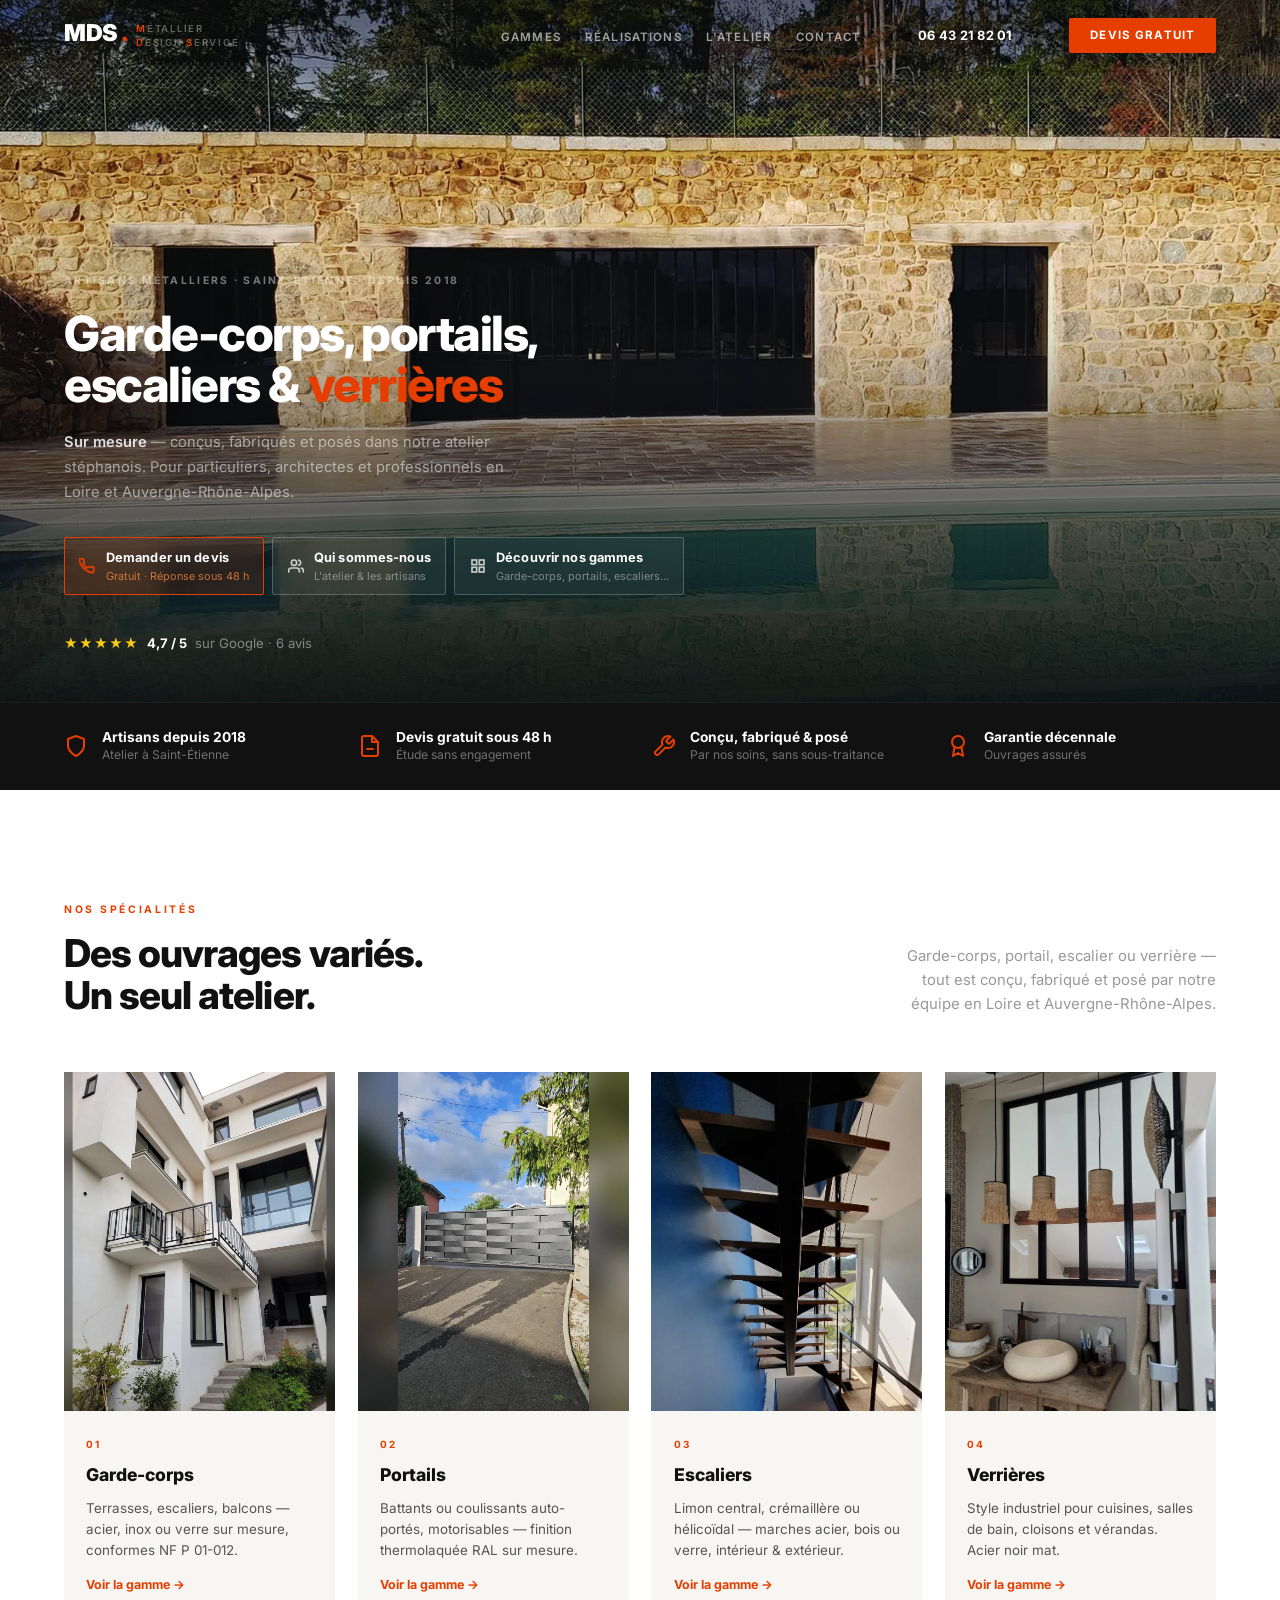
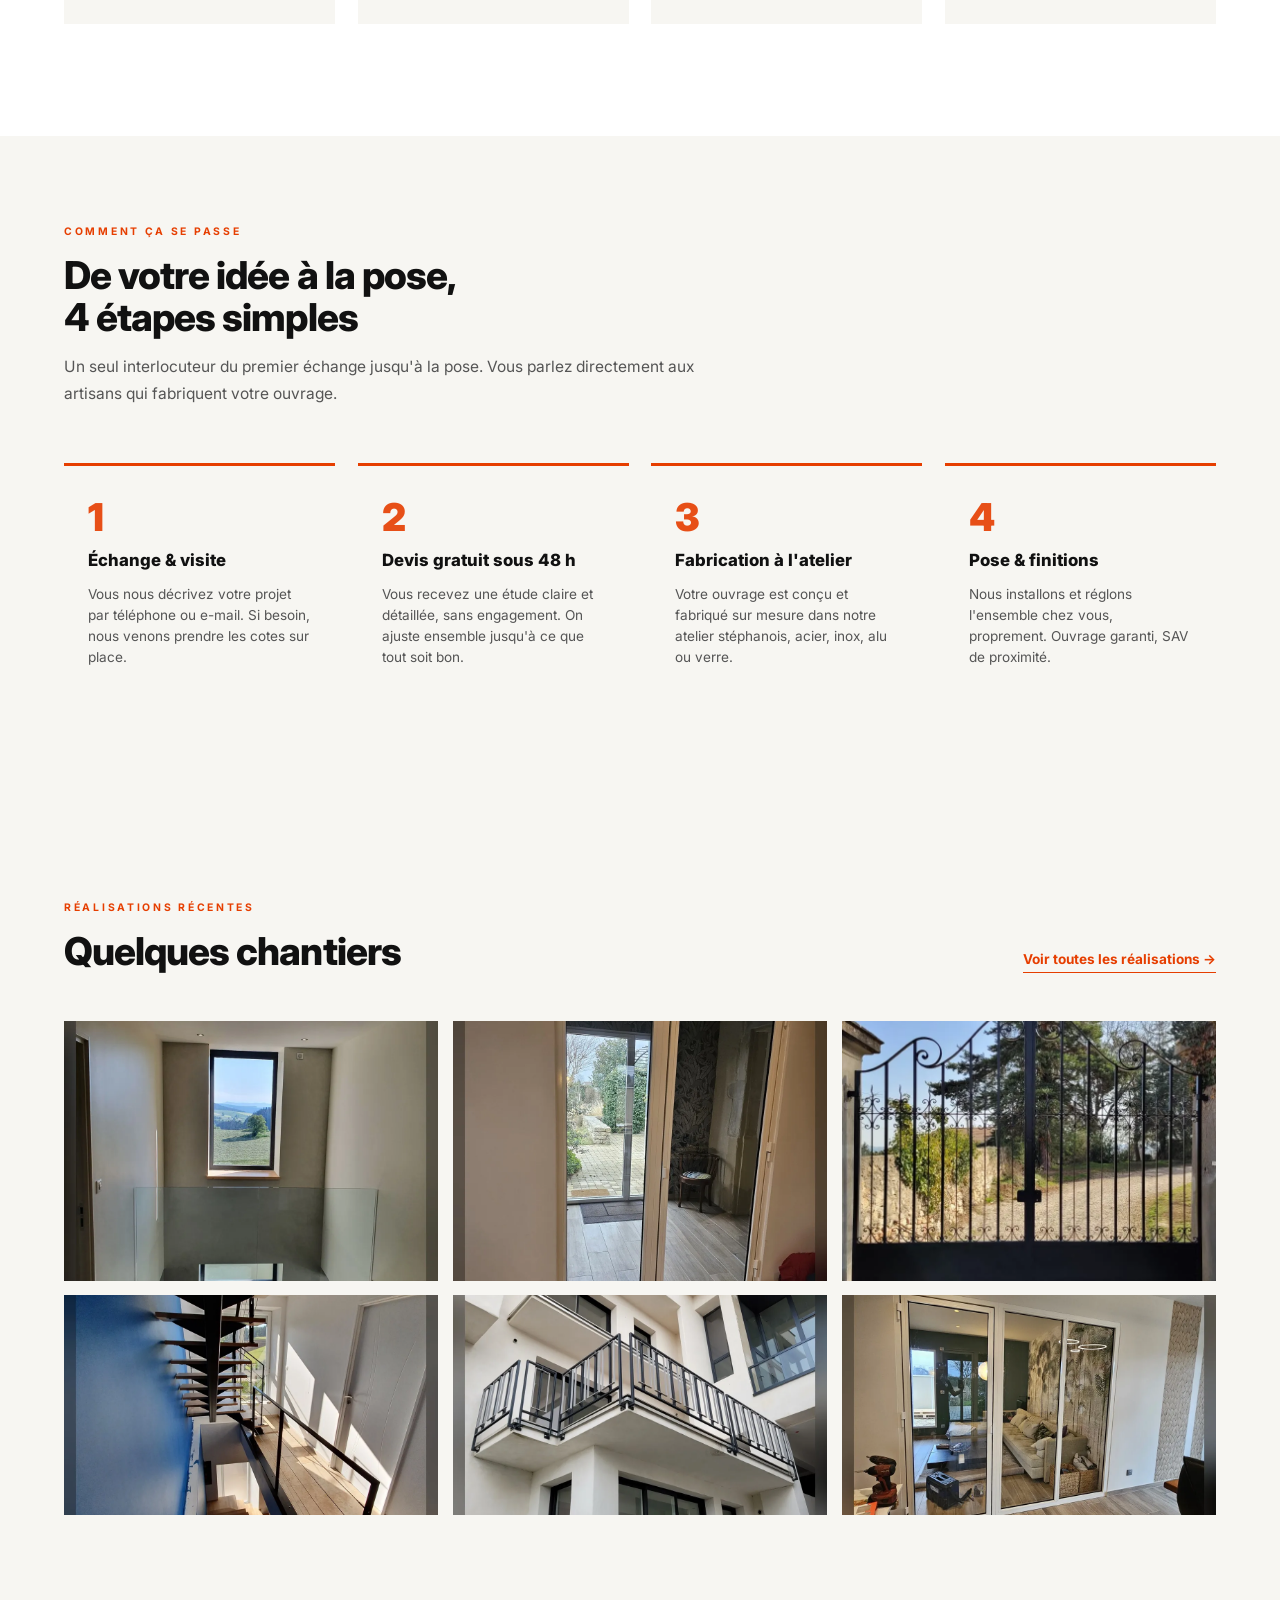
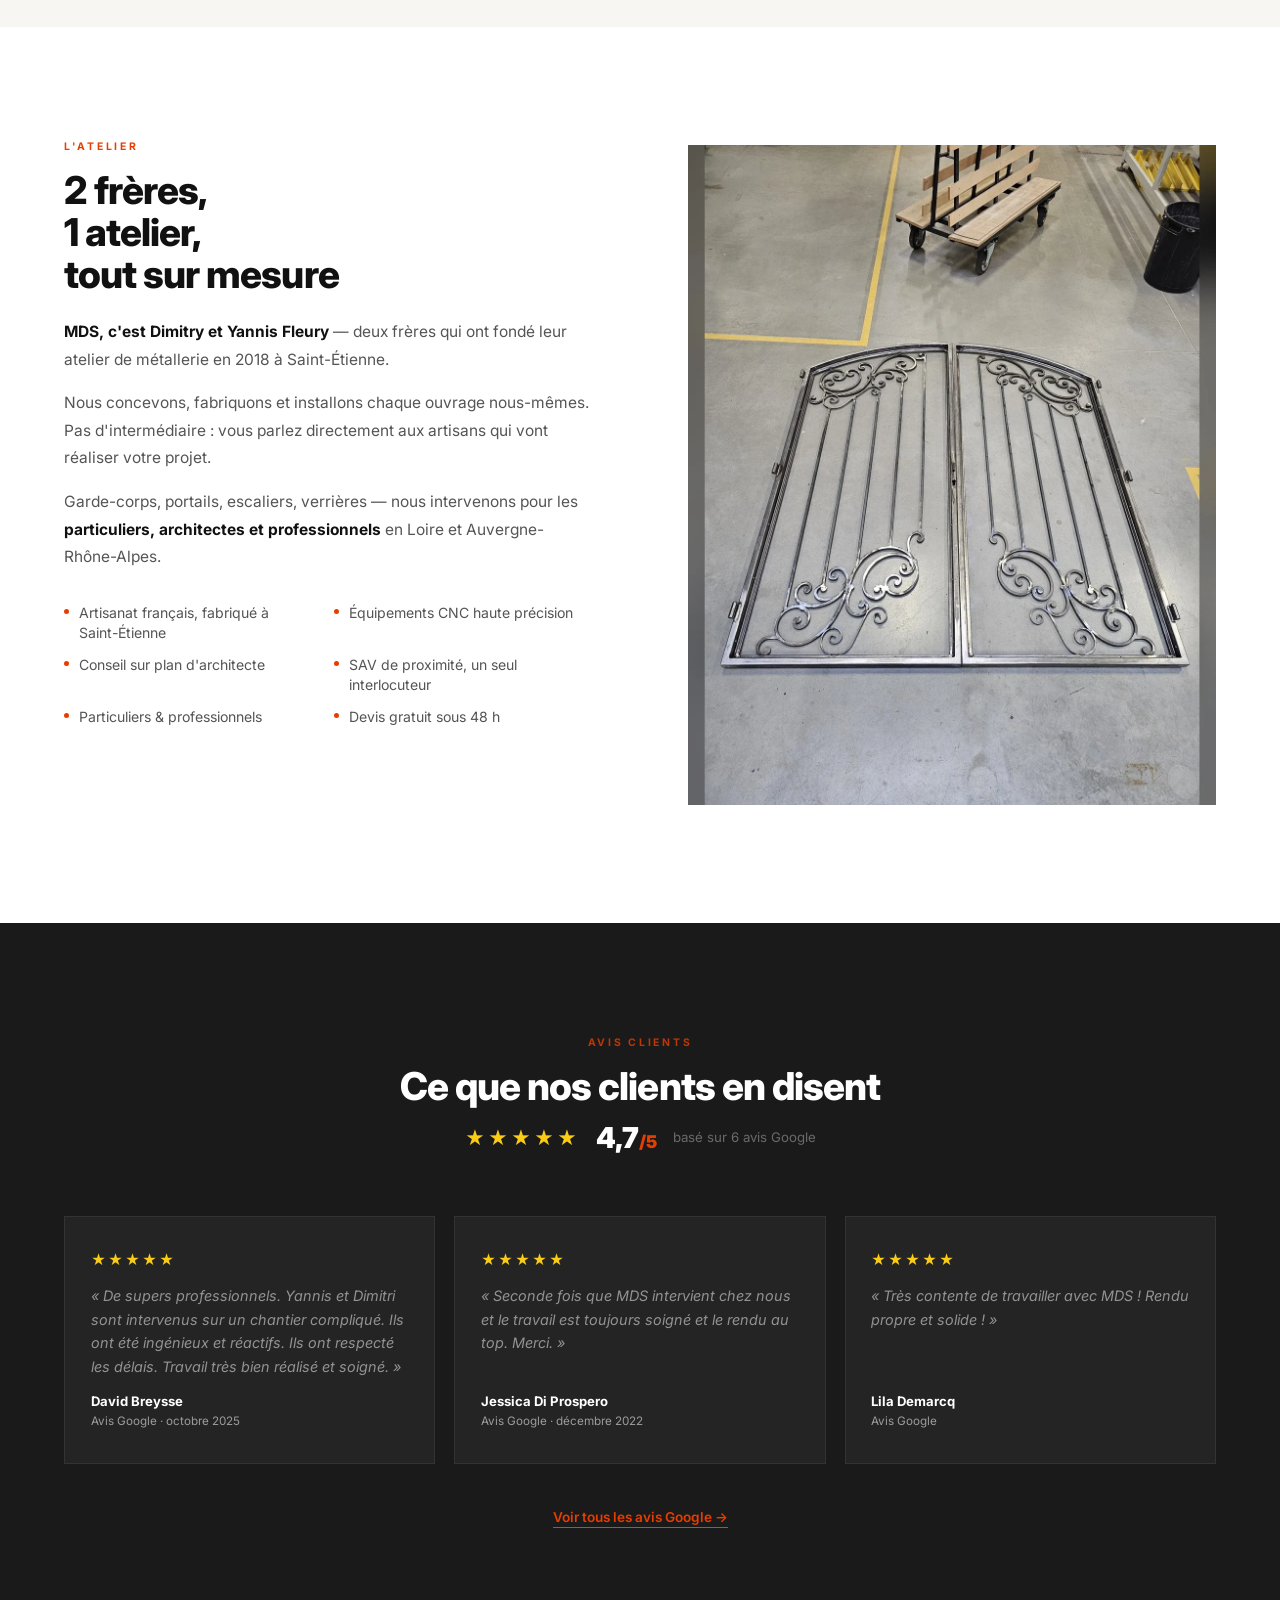
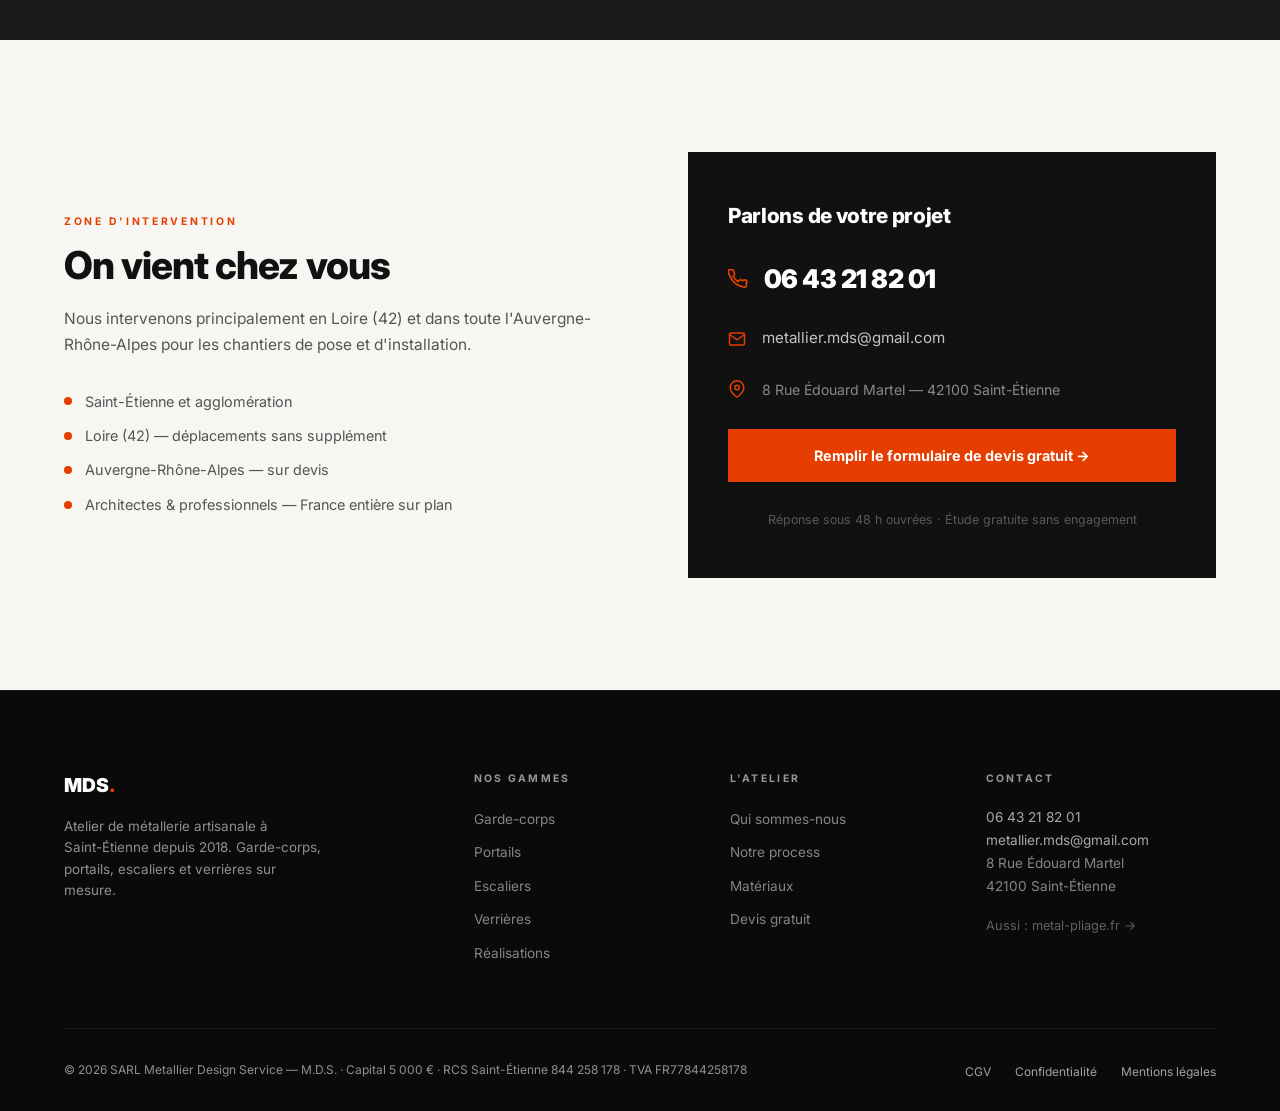
<file: index.html>
<!DOCTYPE html>
<html lang="fr">
<head>
  <meta charset="UTF-8">
  <meta name="viewport" content="width=device-width, initial-scale=1.0, viewport-fit=cover">
  <meta name="description" content="MDS — Métallier artisan à Saint-Étienne depuis 2018. Garde-corps, portails, escaliers et verrières sur mesure pour particuliers et professionnels en Loire et Auvergne-Rhône-Alpes.">
  <title>MDS — Métallier Design Service · Saint-Étienne</title>
  <link rel="canonical" href="https://metallier-mds.fr/">
  <link rel="icon" type="image/svg+xml" href="/favicon.svg">
  <link rel="apple-touch-icon" sizes="180x180" href="/favicon.svg">
  <meta name="theme-color" content="#1a1a1a">
  <meta property="og:type" content="website">
  <meta property="og:locale" content="fr_FR">
  <meta property="og:title" content="MDS — Métallier Design Service · Saint-Étienne">
  <meta property="og:description" content="Garde-corps, portails, escaliers et verrières sur mesure. Artisans métalliers à Saint-Étienne depuis 2018 — devis gratuit sous 48h.">
  <meta property="og:url" content="https://metallier-mds.fr/">
  <meta property="og:image" content="https://metallier-mds.fr/og-cover.jpg">
  <meta property="og:image:width" content="1200">
  <meta property="og:image:height" content="630">
  <meta name="twitter:card" content="summary_large_image">
  <meta name="twitter:title" content="MDS — Métallier Design Service · Saint-Étienne">
  <meta name="twitter:description" content="Garde-corps, portails, escaliers et verrières sur mesure. Artisans à Saint-Étienne depuis 2018.">
  <meta name="twitter:image" content="https://metallier-mds.fr/og-cover.jpg">
  <link rel="preconnect" href="https://fonts.googleapis.com">
  <link rel="preconnect" href="https://fonts.gstatic.com" crossorigin>
  <link href="https://fonts.googleapis.com/css2?family=Inter:wght@300;400;500;600;700;800;900&display=swap" rel="stylesheet">

  <script type="application/ld+json">
  {
    "@context": "https://schema.org",
    "@type": ["LocalBusiness", "HomeAndConstructionBusiness"],
    "@id": "https://metallier-mds.fr/#organisation",
    "name": "METALLIER DESIGN SERVICE - M.D.S.",
    "alternateName": "MDS",
    "description": "Atelier de métallerie sur mesure à Saint-Étienne. Garde-corps, portails, escaliers, verrières pour particuliers et professionnels.",
    "url": "https://metallier-mds.fr",
    "telephone": "+33643218201",
    "email": "metallier.mds@gmail.com",
    "foundingDate": "2018",
    "address": {
      "@type": "PostalAddress",
      "streetAddress": "8 Rue Édouard Martel",
      "postalCode": "42100",
      "addressLocality": "Saint-Étienne",
      "addressCountry": "FR"
    },
    "sameAs": [
      "https://g.page/r/CXenY9EcyzorEBM",
      "https://metal-pliage.fr"
    ],
    "aggregateRating": { "@type": "AggregateRating", "ratingValue": "4.7", "reviewCount": "6" },
    "review": [
      {
        "@type": "Review",
        "author": { "@type": "Person", "name": "David Breysse" },
        "datePublished": "2025-10-01",
        "reviewRating": { "@type": "Rating", "ratingValue": "5", "bestRating": "5" },
        "reviewBody": "De supers professionnels. Yannis et Dimitri sont intervenus sur un chantier compliqué. Ils ont été ingénieux et réactifs. Ils ont respecté les délais. Travail très bien réalisé et soigné."
      },
      {
        "@type": "Review",
        "author": { "@type": "Person", "name": "Jessica Di Prospero" },
        "datePublished": "2022-12-01",
        "reviewRating": { "@type": "Rating", "ratingValue": "5", "bestRating": "5" },
        "reviewBody": "Seconde fois que MDS intervient chez nous et le travail est toujours soigné et le rendu au top. Merci."
      },
      {
        "@type": "Review",
        "author": { "@type": "Person", "name": "Lila Demarcq" },
        "reviewRating": { "@type": "Rating", "ratingValue": "5", "bestRating": "5" },
        "reviewBody": "Très contente de travailler avec MDS ! Rendu propre et solide !"
      }
    ]
  }
  </script>

  <link rel="stylesheet" href="css/mds-mobile-bar.css">
  <style>
  /* ═══════════════════════════════════════════
     RESET & BASE
  ═══════════════════════════════════════════ */
  *, *::before, *::after { box-sizing: border-box; margin: 0; padding: 0; }
  :root {
    --cream:   #f7f6f2;
    --white:   #ffffff;
    --noir:    #111111;
    --noir2:   #1a1a1a;
    --gris:    #f0ede8;
    --accent:  #E63E00;
    --accent2: #c53600;
    --texte:   #111;
    --texte2:  #555;
    --texte3:  #999;
    --border:  #e8e5e0;
    --nav-h:   72px;
    --max:     1320px;
    --pad:     clamp(1.5rem, 5vw, 6rem);
    --ease:    cubic-bezier(.25,.1,.25,1);
    --ease-out:cubic-bezier(0,0,.2,1);
  }
  html { scroll-behavior: smooth; -webkit-font-smoothing: antialiased; }
  body { font-family: 'Inter', sans-serif; background: var(--white); color: var(--texte); line-height: 1.5; }
  img { max-width: 100%; display: block; }
  a { color: inherit; text-decoration: none; }

  /* ═══════════════════════════════════════════
     NAVIGATION
  ═══════════════════════════════════════════ */
  .nav {
    position: fixed; top: 0; left: 0; right: 0; z-index: 1000;
    height: var(--nav-h); display: flex; align-items: center;
    background: transparent;
    border-bottom: 1px solid transparent;
    transition: background .35s var(--ease), border-color .35s var(--ease), box-shadow .35s var(--ease);
  }
  .nav.scrolled {
    background: var(--noir);
    border-color: rgba(255,255,255,.08);
    box-shadow: 0 2px 24px rgba(0,0,0,.3);
  }
  .nav-wrap {
    max-width: var(--max); width: 100%; margin: 0 auto;
    padding: 0 var(--pad);
    display: flex; align-items: center; gap: 2rem;
  }
  .logo {
    display: inline-flex; align-items: baseline; gap: 3px;
    text-decoration: none; flex-shrink: 0;
    font-size: 1.45rem; font-weight: 900;
    letter-spacing: -.02em; color: #fff;
    line-height: 1;
  }
  .logo .logo-accent { color: var(--accent); font-weight: 900; }
  .logo .logo-tagline {
    font-size: .6rem; font-weight: 600; letter-spacing: .18em;
    text-transform: uppercase; color: rgba(255,255,255,.35);
    align-self: center; margin-left: 6px;
    line-height: 1.4; display: flex; flex-direction: column;
  }
  .logo .logo-tagline em { font-style: normal; color: var(--accent); }

  .nav-links {
    display: flex; list-style: none; gap: 0; margin-left: auto;
  }
  .nav-links a {
    font-size: .72rem; font-weight: 600; letter-spacing: .1em;
    text-transform: uppercase;
    color: rgba(255,255,255,.6); padding: .45rem .75rem; border-radius: 2px;
    transition: color .2s, background .2s;
  }
  .nav-links a:hover { color: #fff; background: rgba(255,255,255,.07); }

  .skip-link {
    position: absolute; top: -100px; left: 1rem;
    background: var(--accent); color: #fff;
    padding: .7rem 1.2rem; border-radius: 2px;
    z-index: 10000; font-weight: 700; font-size: .9rem;
    transition: top .2s;
  }
  .skip-link:focus { top: 1rem; }

  .nav-tel {
    font-size: .8rem; font-weight: 700; letter-spacing: .02em;
    color: #fff; padding: .5rem .8rem; border-radius: 2px;
    white-space: nowrap; transition: color .2s;
  }
  .nav-tel:hover { color: var(--accent); }

  .nav-cta {
    display: inline-flex; align-items: center; gap: 6px;
    background: var(--accent); color: #fff;
    font-size: .72rem; font-weight: 700; letter-spacing: .1em; text-transform: uppercase;
    padding: .55rem 1.3rem; border-radius: 2px;
    transition: background .2s; white-space: nowrap; margin-left: .75rem;
  }
  .nav-cta:hover { background: var(--accent2); }

  /* Hamburger mobile */
  .burger {
    display: none; flex-direction: column; gap: 5px;
    background: none; border: none; cursor: pointer;
    padding: 6px; margin-left: auto;
  }
  .burger span {
    display: block; width: 22px; height: 2px;
    background: #fff; border-radius: 2px;
    transition: background .3s, transform .3s, opacity .3s;
  }
  .nav.open .burger span:nth-child(1) { transform: translateY(7px) rotate(45deg); }
  .nav.open .burger span:nth-child(2) { opacity: 0; }
  .nav.open .burger span:nth-child(3) { transform: translateY(-7px) rotate(-45deg); }

  /* Menu mobile */
  .mobile-menu {
    display: none; position: fixed;
    top: var(--nav-h); left: 0; right: 0; bottom: 0;
    background: var(--noir); z-index: 999;
    flex-direction: column; align-items: center; justify-content: flex-start;
    gap: 1.1rem; padding: 2.5rem 1.5rem; overflow-y: auto;
    -webkit-overflow-scrolling: touch;
  }
  .mobile-menu.open { display: flex; }
  .mobile-menu a {
    font-size: 1.2rem; font-weight: 700; color: #fff; letter-spacing: -.01em;
    transition: color .2s;
  }
  .mobile-menu a:hover { color: var(--accent); }
  .mobile-menu .mob-cta {
    background: var(--accent); padding: .9rem 2.5rem;
    border-radius: 2px; font-size: 1rem;
    color: #fff; font-weight: 700;
  }

  /* ═══════════════════════════════════════════
     HERO V1 — photo plein écran, texte en bas
  ═══════════════════════════════════════════ */
  /* HERO — bandeau pleine largeur.
     Hauteur equilibree : environ 65 % de la photo est visible.
     Reperes de la photo : arbres 0-22%, mur 22-33%, OUVRAGE 33-58%,
     terrasse 58-68%, piscine 68-95%. Le cadrage vertical est cale a 46%
     pour que les trois ouvertures acier soient au centre du champ. */
  .hero {
    position: relative;
    height: clamp(560px, 78vh, 860px);
    display: flex; align-items: flex-end;
    background: var(--noir);
    overflow: hidden;
  }
  .hero-photo { position: absolute; inset: 0; z-index: 0; }
  .hero-photo img {
    width: 100%; height: 100%;
    object-fit: cover; object-position: 50% 46%;
    display: block;
  }
  .hero-overlay {
    display: block;
    position: absolute; inset: 0; z-index: 1;
    background:
      linear-gradient(to top, rgba(10,10,10,.90) 0%, rgba(10,10,10,.62) 26%,
                              rgba(10,10,10,.12) 52%, transparent 72%),
      linear-gradient(to bottom, rgba(10,10,10,.58) 0%, transparent 20%);
  }
  .hero-wrap {
    position: relative; z-index: 2;
    width: 100%; max-width: var(--max); margin: 0 auto;
    padding: 0 var(--pad) 3rem;
  }
  .hero-text { max-width: 640px; }
  .hero-eyebrow {
    font-size: .65rem; font-weight: 700; letter-spacing: .22em;
    text-transform: uppercase; color: rgba(255,255,255,.45);
    margin-bottom: 1.2rem; display: block;
  }
  .hero h1 {
    font-size: clamp(2rem, 3.8vw, 3.4rem);
    font-weight: 800; line-height: 1.06; letter-spacing: -.03em;
    color: #fff; margin: 0 0 1.2rem;
  }
  .hero h1 em { font-style: normal; color: var(--accent); }
  .hero-desc {
    font-size: clamp(.88rem, 1.15vw, .98rem);
    color: rgba(255,255,255,.52); line-height: 1.7;
    max-width: 460px; margin-bottom: 2rem;
  }
  .hero-desc strong { color: rgba(255,255,255,.85); font-weight: 600; }
  .hero-btns {
    display: flex; gap: 1rem; flex-wrap: wrap;
    align-items: center; margin-bottom: 2.8rem;
  }
  .btn-primary {
    display: inline-flex; align-items: center; gap: 8px;
    background: var(--accent); color: #fff;
    font-weight: 700; font-size: .9rem; letter-spacing: .02em;
    padding: .9rem 2rem; border-radius: 2px;
    transition: background .2s, transform .15s;
  }
  .btn-primary:hover { background: var(--accent2); transform: translateY(-1px); }
  .btn-outline-dark {
    display: inline-flex; align-items: center; gap: 8px;
    border: 1.5px solid rgba(255,255,255,.35); color: rgba(255,255,255,.85);
    font-weight: 600; font-size: .9rem;
    padding: .9rem 2rem; border-radius: 2px;
    transition: border-color .2s, color .2s;
  }
  .btn-outline-dark:hover { border-color: #fff; color: #fff; }
  .hero-google {
    display: inline-flex; align-items: center; gap: 8px;
    font-size: .82rem; color: rgba(255,255,255,.45);
  }
  .hero-google strong { color: #fff; }
  .hero-google .stars { color: #facc15; letter-spacing: 1px; }

  /* ═══════════════════════════════════════════
     HERO — 3 CTAs encadrés blancs
  ═══════════════════════════════════════════ */
  .hero-nav-client {
    display: flex; gap: .5rem; flex-wrap: wrap;
    margin-bottom: 2.2rem;
  }
  .hnc-btn {
    display: flex; align-items: center; gap: .65rem;
    padding: .6rem .9rem;
    border: 1px solid rgba(255,255,255,.22);
    background: rgba(255,255,255,.05);
    backdrop-filter: blur(10px);
    -webkit-backdrop-filter: blur(10px);
    border-radius: 2px;
    transition: background .2s, border-color .2s;
  }
  .hnc-btn:hover {
    background: rgba(255,255,255,.11);
    border-color: rgba(255,255,255,.48);
  }
  .hnc-primary {
    border-color: var(--accent);
    background: rgba(230,62,0,.12);
  }
  .hnc-primary:hover {
    background: rgba(230,62,0,.24);
    border-color: var(--accent);
  }
  .hnc-icon { color: rgba(255,255,255,.75); flex-shrink: 0; display: flex; }
  .hnc-primary .hnc-icon { color: var(--accent); }
  .hnc-text { display: flex; flex-direction: column; gap: 1px; }
  .hnc-text strong {
    font-size: .8rem; font-weight: 700; color: #fff; display: block;
    letter-spacing: .01em;
  }
  .hnc-text span {
    font-size: .68rem; display: block; color: rgba(255,255,255,.42);
  }
  .hnc-primary .hnc-text span { color: rgba(255,140,60,.75); }

  /* ═══════════════════════════════════════════
     SECTION HELPER CLASSES
  ═══════════════════════════════════════════ */
  .section-inner {
    max-width: var(--max); margin: 0 auto; padding: 0 var(--pad);
  }
  .section-label {
    display: block; font-size: .65rem; font-weight: 700;
    letter-spacing: .26em; text-transform: uppercase; color: var(--accent);
    margin-bottom: .9rem;
  }
  .section-title {
    font-size: clamp(1.8rem, 3vw, 2.8rem); font-weight: 800;
    color: var(--noir); letter-spacing: -.025em; line-height: 1.1;
  }
  .section-title.light { color: #fff; }

  /* ═══════════════════════════════════════════
     GAMMES — fond blanc, 4 cartes photo
  ═══════════════════════════════════════════ */
  .gammes { background: var(--white); padding: 7rem 0; }
  .gammes-head {
    display: flex; justify-content: space-between; align-items: flex-end;
    margin-bottom: 3.5rem; gap: 2rem;
  }
  .gammes-head p {
    font-size: .93rem; color: var(--texte3); max-width: 320px;
    text-align: right; line-height: 1.6;
  }
  .gammes-grid {
    display: grid; grid-template-columns: repeat(4,1fr); gap: 1.4rem;
  }
  .gamme-card {
    background: var(--cream); overflow: hidden;
    display: flex; flex-direction: column;
    transition: transform .25s var(--ease), box-shadow .25s var(--ease);
  }
  .gamme-card:hover {
    transform: translateY(-6px);
    box-shadow: 0 20px 50px rgba(0,0,0,.1);
  }
  .gamme-photo {
    width: 100%; aspect-ratio: 4/5; overflow: hidden; background: #ddd;
  }
  .gamme-photo img {
    width: 100%; height: 100%; object-fit: cover;
    transition: transform .5s var(--ease);
  }
  .gamme-card:hover .gamme-photo img { transform: scale(1.05); }
  .gamme-body {
    padding: 1.5rem 1.4rem 1.8rem;
    display: flex; flex-direction: column; gap: .6rem; flex-grow: 1;
    border-top: 2px solid transparent;
    transition: border-color .25s;
  }
  .gamme-card:hover .gamme-body { border-color: var(--accent); }
  .gamme-num { font-size: .62rem; font-weight: 700; letter-spacing: .2em; color: var(--accent); }
  .gamme-name { font-size: 1.1rem; font-weight: 800; color: var(--noir); }
  .gamme-desc { font-size: .84rem; color: var(--texte2); line-height: 1.55; flex-grow: 1; }
  .gamme-lien {
    display: inline-flex; align-items: center; gap: 6px;
    font-size: .78rem; font-weight: 700; color: var(--accent); margin-top: .4rem;
  }

  /* ═══════════════════════════════════════════
     RÉALISATIONS — fond crème, grille 3×2
  ═══════════════════════════════════════════ */
  .reals { background: var(--cream); padding: 7rem 0; }
  .reals-head {
    display: flex; justify-content: space-between; align-items: flex-end;
    margin-bottom: 3rem; gap: 1rem;
  }
  .reals-head a {
    font-size: .85rem; font-weight: 700; color: var(--accent);
    border-bottom: 1px solid var(--accent); padding-bottom: 2px;
    transition: color .2s; white-space: nowrap;
  }
  .reals-head a:hover { color: var(--accent2); border-color: var(--accent2); }
  .reals-grid {
    display: grid;
    grid-template-columns: repeat(3,1fr);
    grid-template-rows: 260px 220px;
    gap: .9rem;
  }
  .real-cell { overflow: hidden; background: #ddd; position: relative; }
  @media(max-width:900px){ .real-cell { aspect-ratio: 4/5; } }
  .real-cell img {
    width: 100%; height: 100%; object-fit: cover;
    transition: transform .55s var(--ease);
  }
  .real-cell:hover img { transform: scale(1.05); }
  .real-caption {
    position: absolute; bottom: 0; left: 0; right: 0;
    padding: .8rem 1rem;
    background: linear-gradient(transparent, rgba(0,0,0,.7));
    color: #fff; font-size: .8rem; font-weight: 600;
    opacity: 0; transition: opacity .3s;
  }
  .real-caption span { display: block; font-weight: 400; font-size: .72rem; color: rgba(255,255,255,.65); }
  .real-cell:hover .real-caption { opacity: 1; }

  /* ═══════════════════════════════════════════
     ARTISANS — fond blanc, split
  ═══════════════════════════════════════════ */
  .artisans { background: var(--white); padding: 7rem 0; }
  .artisans-grid {
    display: grid; grid-template-columns: 1fr 1fr;
    gap: 6rem; align-items: center;
  }
  .artisans-text h2 { margin-bottom: 1.4rem; }
  .artisans-text p {
    font-size: .97rem; color: var(--texte2); line-height: 1.78;
    margin-bottom: 1rem;
  }
  .artisans-text p strong { color: var(--noir); font-weight: 700; }
  .artisans-valeurs {
    display: grid; grid-template-columns: 1fr 1fr;
    gap: .8rem; margin: 2rem 0;
  }
  .valeur {
    display: flex; align-items: flex-start; gap: 10px;
    font-size: .88rem; color: var(--texte2); line-height: 1.4;
  }
  .valeur::before {
    content: ''; width: 5px; height: 5px; border-radius: 50%;
    background: var(--accent); flex-shrink: 0; margin-top: 6px;
  }
  .artisans-photo {
    aspect-ratio: 4/5; overflow: hidden; background: var(--gris);
  }
  .artisans-photo img { width: 100%; height: 100%; object-fit: cover; }

  /* ═══════════════════════════════════════════
     AVIS — fond sombre
  ═══════════════════════════════════════════ */
  .avis { background: var(--noir2); padding: 7rem 0; }
  .avis-head { text-align: center; margin-bottom: 4rem; }
  .avis-head .section-label { color: rgba(230,62,0,.8); }
  .avis-head .note-globale {
    margin-top: 1rem;
    display: flex; align-items: center; justify-content: center; gap: 1rem;
  }
  .note-stars { color: #facc15; font-size: 1.2rem; letter-spacing: 3px; }
  .note-chiffre {
    font-size: 1.8rem; font-weight: 900; color: #fff; line-height: 1;
  }
  .note-chiffre em { font-style: normal; color: var(--accent); font-size: 1.1rem; }
  .note-count { font-size: .83rem; color: rgba(255,255,255,.35); }
  .avis-grid {
    display: grid; grid-template-columns: repeat(3,1fr); gap: 1.2rem;
    margin-bottom: 2.5rem;
  }
  .avis-card {
    background: #242424; padding: 2rem 1.6rem;
    border: 1px solid rgba(255,255,255,.07);
    display: flex; flex-direction: column; gap: .8rem;
  }
  .avis-stars { color: #facc15; letter-spacing: 2px; font-size: .9rem; }
  .avis-text {
    font-size: .9rem; color: rgba(255,255,255,.5);
    line-height: 1.65; font-style: italic; flex-grow: 1;
  }
  .avis-author { font-size: .82rem; font-weight: 700; color: #fff; }
  .avis-author span {
    display: block; font-weight: 400;
    color: rgba(255,255,255,.55); font-size: .73rem; margin-top: 2px;
  }
  .avis-link { text-align: center; }
  .avis-link a {
    font-size: .85rem; font-weight: 600; color: var(--accent);
    border-bottom: 1px solid var(--accent); padding-bottom: 2px;
  }

  /* ═══════════════════════════════════════════
     ZONE & CONTACT — fond crème
  ═══════════════════════════════════════════ */
  .zone-contact { background: var(--cream); padding: 7rem 0; }
  .zone-grid {
    display: grid; grid-template-columns: 1fr 1fr;
    gap: 6rem; align-items: center;
  }
  .zone-text h2 { margin-bottom: 1.2rem; }
  .zone-text p { font-size: .97rem; color: var(--texte2); line-height: 1.7; margin-bottom: 2rem; }
  .zone-list {
    list-style: none; display: flex; flex-direction: column; gap: .8rem;
  }
  .zone-list li {
    display: flex; align-items: center; gap: .8rem;
    font-size: .9rem; color: var(--texte2);
  }
  .zone-list li::before {
    content: ''; width: 8px; height: 8px; border-radius: 50%;
    background: var(--accent); flex-shrink: 0;
  }
  .contact-card {
    background: var(--noir); padding: 3rem 2.5rem;
    display: flex; flex-direction: column; gap: 1.8rem;
  }
  .contact-card h3 {
    font-size: 1.3rem; font-weight: 800; color: #fff; letter-spacing: -.015em;
  }
  .contact-line {
    display: flex; align-items: center; gap: 1rem;
    font-size: .95rem;
  }
  .contact-line a { color: rgba(255,255,255,.75); transition: color .2s; }
  .contact-line a:hover { color: #fff; }
  .contact-line svg { color: var(--accent); flex-shrink: 0; }
  .contact-tel a {
    font-size: 1.6rem; font-weight: 900; color: #fff;
    letter-spacing: -.02em;
  }
  .contact-devis {
    background: var(--accent); color: #fff;
    font-weight: 700; font-size: .9rem;
    padding: 1rem 1.5rem; text-align: center;
    transition: background .2s; display: block;
  }
  .contact-devis:hover { background: var(--accent2); }
  .contact-sub { font-size: .78rem; color: rgba(255,255,255,.3); text-align: center; }

  /* ═══════════════════════════════════════════
     FOOTER
  ═══════════════════════════════════════════ */
  footer {
    background: #0a0a0a; padding: 5rem 0 0;
    border-top: 1px solid rgba(255,255,255,.06);
  }
  .footer-grid {
    display: grid; grid-template-columns: 1.8fr 1fr 1fr 1.2fr;
    gap: 4rem; margin-bottom: 4rem;
  }
  .footer-logo {
    font-size: 1.2rem; font-weight: 900; color: #fff; display: block; margin-bottom: 1rem;
  }
  .footer-logo em { font-style: normal; color: var(--accent); }
  .footer-tagline { font-size: .84rem; color: rgba(255,255,255,.55); line-height: 1.6; max-width: 260px; }
  .footer-col h4 {
    font-size: .65rem; font-weight: 700; letter-spacing: .22em;
    text-transform: uppercase; color: rgba(255,255,255,.58);
    margin-bottom: 1.2rem;
  }
  .footer-col ul { list-style: none; display: flex; flex-direction: column; gap: .6rem; }
  .footer-col ul a { font-size: .85rem; color: rgba(255,255,255,.5); transition: color .2s; }
  .footer-col ul a:hover { color: #fff; }
  .footer-contact p { font-size: .85rem; color: rgba(255,255,255,.5); line-height: 1.7; }
  .footer-contact a { color: rgba(255,255,255,.65); transition: color .2s; }
  .footer-contact a:hover { color: #fff; }
  .footer-bottom {
    border-top: 1px solid rgba(255,255,255,.06);
    padding: 1.8rem 0; margin-top: 0;
    display: flex; align-items: center; justify-content: space-between;
    flex-wrap: wrap; gap: 1rem;
  }
  .footer-bottom p { font-size: .75rem; color: rgba(255,255,255,.55); }
  .footer-legal {
    display: flex; gap: 1.5rem; list-style: none;
  }
  .footer-legal a { font-size: .75rem; color: rgba(255,255,255,.62); transition: color .2s; }
  .footer-legal a:hover { color: rgba(255,255,255,.6); }


  /* ═══════════════════════════════════════════
     BANDEAU RÉASSURANCE — sous le hero
  ═══════════════════════════════════════════ */
  .trust-strip { background: var(--noir); border-top: 1px solid rgba(255,255,255,.06); }
  .trust-grid {
    max-width: var(--max); margin: 0 auto; padding: 1.6rem var(--pad);
    display: grid; grid-template-columns: repeat(4,1fr); gap: 1.5rem;
  }
  .trust-item {
    display: flex; align-items: center; gap: .85rem;
    color: rgba(255,255,255,.75); font-size: .86rem; line-height: 1.3;
  }
  .trust-item svg { color: var(--accent); flex-shrink: 0; }
  .trust-item strong { color: #fff; font-weight: 700; display: block; }
  .trust-item span { color: rgba(255,255,255,.4); font-size: .76rem; }

  /* ═══════════════════════════════════════════
     PROCESS — Comment ça se passe (4 étapes)
  ═══════════════════════════════════════════ */
  .process { background: var(--cream); padding: 5.5rem 0; }
  .process-head { margin-bottom: 3.5rem; max-width: 640px; }
  .process-head p { font-size: .97rem; color: var(--texte2); line-height: 1.7; margin-top: 1rem; }
  .process-grid { display: grid; grid-template-columns: repeat(4,1fr); gap: 1.4rem; }
  .step {
    position: relative; padding: 2rem 1.5rem;
    background: var(--cream); border-top: 3px solid var(--accent);
    display: flex; flex-direction: column; gap: .7rem;
  }
  .step-num {
    font-size: 2.4rem; font-weight: 900; color: var(--accent);
    line-height: 1; letter-spacing: -.03em; opacity: .9;
  }
  .step h3 { font-size: 1.05rem; font-weight: 800; color: var(--noir); }
  .step p { font-size: .85rem; color: var(--texte2); line-height: 1.55; }

  /* ═══════════════════════════════════════════
     RESPONSIVE
  ═══════════════════════════════════════════ */
  @media(max-width:1100px){
    .gammes-grid { grid-template-columns: repeat(2,1fr); }
    .process-grid { grid-template-columns: repeat(2,1fr); }
    .trust-grid { grid-template-columns: repeat(2,1fr); }
    .footer-grid { grid-template-columns: 1fr 1fr; gap: 2.5rem; }
  }
  @media(max-width:900px){
    .hero-wrap, .artisans-grid, .zone-grid {
      grid-template-columns: 1fr; gap: 2.5rem;
    }
    /* Mobile : on ARRETE le plein-cadre. Une photo paysage dans un bloc haut
       et etroit serait recadree en largeur (on ne verrait qu'une ouverture sur
       trois). On la sort en bandeau 16/10 — ratio proche du natif 1,50, donc
       94 % de la photo visible — et le texte passe dessous, sur le noir. */
    .hero { height: auto; min-height: 0; display: block; padding: calc(var(--nav-h) + 1.4rem) 0 0; }
    .hero-photo { position: relative; inset: auto; width: 100%; aspect-ratio: 16 / 10; }
    .hero-overlay { display: none; }
    .hero-wrap { padding: 2.2rem var(--pad) 2.5rem; }
    .hero-text { max-width: none; }
    .reals-grid { grid-template-columns: repeat(2,1fr); grid-template-rows: auto; }
    .gammes-head, .reals-head { flex-direction: column; align-items: flex-start; }
    .gammes-head p, .reals-head { text-align: left; }
    .avis-grid { grid-template-columns: 1fr; }
    .nav-links, .nav-cta, .nav-tel { display: none; }
    .burger { display: flex; }
  }
  @media(max-width:600px){
    .gammes-grid { grid-template-columns: 1fr; }
    .process-grid { grid-template-columns: 1fr; }
    .trust-grid { grid-template-columns: 1fr; gap: 1.1rem; padding-top: 1.4rem; padding-bottom: 1.4rem; }
    .reals-grid { grid-template-columns: 1fr; }
    .artisans-valeurs { grid-template-columns: 1fr; }
    .footer-grid { grid-template-columns: 1fr; gap: 2rem; }
  }

  /* Ecrans tactiles : pas de :hover, on montre les legendes */
  @media(hover:none){
    .real-caption { opacity: 1; }
  }
  /* Focus clavier visible (la home ne charge pas styles.css) */
  a:focus-visible, button:focus-visible {
    outline: 3px solid var(--accent); outline-offset: 3px;
  }

  /* Animations scroll */
  .fade-up { opacity: 0; transform: translateY(22px); transition: opacity .7s var(--ease-out), transform .7s var(--ease-out); transition-delay: var(--d,0s); }
  .fade-up.vis { opacity: 1; transform: none; }
  @media(prefers-reduced-motion:reduce){ .fade-up { opacity:1; transform:none; } }
  </style>
</head>
<body>

<a href="#main-content" class="skip-link">Aller au contenu principal</a>

<!-- ═══════ NAVIGATION ═══════ -->
<nav class="nav" id="nav">
  <div class="nav-wrap">
    <a href="/" class="logo">
      MDS<span class="logo-accent">.</span>
      <span class="logo-tagline"><span><em>M</em>étallier</span><span><em>D</em>esign <em>S</em>ervice</span></span>
    </a>
    <ul class="nav-links">
      <li><a href="#gammes">Gammes</a></li>
      <li><a href="realisations.html">Réalisations</a></li>
      <li><a href="atelier.html">L'atelier</a></li>
      <li><a href="contact.html">Contact</a></li>
    </ul>
    <a href="tel:+33643218201" class="nav-tel">06 43 21 82 01</a>
    <a href="devis.html" class="nav-cta">Devis gratuit</a>
    <button class="burger" id="burger" aria-label="Menu" aria-expanded="false">
      <span></span><span></span><span></span>
    </button>
  </div>
</nav>

<!-- Menu mobile -->
<div class="mobile-menu" id="mobile-menu">
  <a href="#gammes"      onclick="closeMobile()">Gammes</a>
  <a href="garde-corps.html">Garde-corps</a>
  <a href="portails.html">Portails</a>
  <a href="escaliers.html">Escaliers</a>
  <a href="verrieres.html">Verrières</a>
  <a href="realisations.html">Réalisations</a>
  <a href="atelier.html">L'atelier</a>
  <a href="contact.html">Contact</a>
  <a href="https://metal-pliage.fr" target="_blank" rel="noopener" style="color:var(--accent);border:1px solid var(--accent);padding:.6rem 1.6rem;border-radius:2px;">Couvertines &amp; pliage ↗</a>
  <a href="devis.html"  class="mob-cta" onclick="closeMobile()">Devis gratuit</a>
</div>

<!-- ═══════ HERO V1 — photo plein écran ═══════ -->
<main id="main-content">
<section class="hero">
  <div class="hero-photo">
    <img src="assets/photos-chantiers/verrieres-coulissantes-pierre-piscine.webp"
         alt="Verrières coulissantes en acier noir, rétractables, encastrées dans un mur de pierre — pool house réalisé par MDS"
         width="1600" height="1066" loading="eager" fetchpriority="high" decoding="async">
  </div>
  <div class="hero-overlay"></div>

  <div class="hero-wrap">
   <div class="hero-text">
    <span class="hero-eyebrow">Artisans métalliers · Saint-Étienne · Depuis 2018</span>
    <h1>Garde-corps, portails,<br>escaliers &amp; <em>verrières</em></h1>
    <p class="hero-desc">
      <strong>Sur mesure</strong> — conçus, fabriqués et posés dans notre atelier stéphanois. Pour particuliers, architectes et professionnels en Loire et Auvergne-Rhône-Alpes.
    </p>

    <div class="hero-nav-client">

      <a href="devis.html" class="hnc-btn hnc-primary">
        <span class="hnc-icon">
          <svg width="16" height="16" viewBox="0 0 24 24" fill="none" stroke="currentColor" stroke-width="2.5" stroke-linecap="round"><path d="M22 16.92v3a2 2 0 01-2.18 2 19.79 19.79 0 01-8.63-3.07A19.5 19.5 0 013.07 9.81a19.79 19.79 0 01-3.07-8.67A2 2 0 012 .93h3a2 2 0 012 1.72c.127.96.361 1.903.7 2.81a2 2 0 01-.45 2.11L6.09 8.91a16 16 0 006 6l1.27-1.27a2 2 0 012.11-.45c.907.339 1.85.573 2.81.7A2 2 0 0122 16.92z"/></svg>
        </span>
        <span class="hnc-text">
          <strong>Demander un devis</strong>
          <span>Gratuit · Réponse sous 48 h</span>
        </span>
      </a>

      <a href="#artisans" class="hnc-btn hnc-secondary">
        <span class="hnc-icon">
          <svg width="16" height="16" viewBox="0 0 24 24" fill="none" stroke="currentColor" stroke-width="2.5" stroke-linecap="round"><path d="M17 21v-2a4 4 0 00-4-4H5a4 4 0 00-4 4v2"/><circle cx="9" cy="7" r="4"/><path d="M23 21v-2a4 4 0 00-3-3.87"/><path d="M16 3.13a4 4 0 010 7.75"/></svg>
        </span>
        <span class="hnc-text">
          <strong>Qui sommes-nous</strong>
          <span>L'atelier &amp; les artisans</span>
        </span>
      </a>

      <a href="#gammes" class="hnc-btn hnc-secondary">
        <span class="hnc-icon">
          <svg width="16" height="16" viewBox="0 0 24 24" fill="none" stroke="currentColor" stroke-width="2.5" stroke-linecap="round"><rect x="3" y="3" width="7" height="7"/><rect x="14" y="3" width="7" height="7"/><rect x="3" y="14" width="7" height="7"/><rect x="14" y="14" width="7" height="7"/></svg>
        </span>
        <span class="hnc-text">
          <strong>Découvrir nos gammes</strong>
          <span>Garde-corps, portails, escaliers…</span>
        </span>
      </a>

    </div>

    <div class="hero-google">
      <span class="stars">★★★★★</span>
      <strong>4,7 / 5</strong>
      <span>sur Google · 6 avis</span>
    </div>
   </div>
  </div>
</section>

<!-- ═══════ BANDEAU RÉASSURANCE ═══════ -->
<section class="trust-strip">
  <div class="trust-grid">
    <div class="trust-item">
      <svg width="24" height="24" viewBox="0 0 24 24" fill="none" stroke="currentColor" stroke-width="2" stroke-linecap="round" stroke-linejoin="round"><path d="M12 22s8-4 8-10V5l-8-3-8 3v7c0 6 8 10 8 10z"/></svg>
      <div><strong>Artisans depuis 2018</strong><span>Atelier à Saint-Étienne</span></div>
    </div>
    <div class="trust-item">
      <svg width="24" height="24" viewBox="0 0 24 24" fill="none" stroke="currentColor" stroke-width="2" stroke-linecap="round" stroke-linejoin="round"><path d="M14 2H6a2 2 0 0 0-2 2v16a2 2 0 0 0 2 2h12a2 2 0 0 0 2-2V8z"/><polyline points="14 2 14 8 20 8"/><line x1="9" y1="15" x2="15" y2="15"/></svg>
      <div><strong>Devis gratuit sous 48 h</strong><span>Étude sans engagement</span></div>
    </div>
    <div class="trust-item">
      <svg width="24" height="24" viewBox="0 0 24 24" fill="none" stroke="currentColor" stroke-width="2" stroke-linecap="round" stroke-linejoin="round"><path d="M14.7 6.3a1 1 0 0 0 0 1.4l1.6 1.6a1 1 0 0 0 1.4 0l3.77-3.77a6 6 0 0 1-7.94 7.94l-6.91 6.91a2.12 2.12 0 0 1-3-3l6.91-6.91a6 6 0 0 1 7.94-7.94l-3.76 3.76z"/></svg>
      <div><strong>Conçu, fabriqué &amp; posé</strong><span>Par nos soins, sans sous-traitance</span></div>
    </div>
    <div class="trust-item">
      <svg width="24" height="24" viewBox="0 0 24 24" fill="none" stroke="currentColor" stroke-width="2" stroke-linecap="round" stroke-linejoin="round"><circle cx="12" cy="8" r="6"/><path d="M15.477 12.89 17 22l-5-3-5 3 1.523-9.11"/></svg>
      <div><strong>Garantie décennale</strong><span>Ouvrages assurés</span></div>
    </div>
  </div>
</section>

<!-- ═══════ GAMMES ═══════ -->
<section class="gammes" id="gammes">
  <div class="section-inner">
    <div class="gammes-head fade-up">
      <div>
        <span class="section-label">Nos spécialités</span>
        <h2 class="section-title">Des ouvrages variés.<br>Un seul atelier.</h2>
      </div>
      <p>Garde-corps, portail, escalier ou verrière — tout est conçu, fabriqué et posé par notre équipe en Loire et Auvergne-Rhône-Alpes.</p>
    </div>
    <div class="gammes-grid">

      <a href="garde-corps.html" class="gamme-card fade-up">
        <div class="gamme-photo">
          <img src="assets/photos-reelles/garde-corps-balcons-noirs.webp" alt="Garde-corps et balcons acier sur mesure sur façade contemporaine par MDS" loading="lazy">
        </div>
        <div class="gamme-body">
          <span class="gamme-num">01</span>
          <div class="gamme-name">Garde-corps</div>
          <p class="gamme-desc">Terrasses, escaliers, balcons — acier, inox ou verre sur mesure, conformes NF P 01-012.</p>
          <span class="gamme-lien">Voir la gamme →</span>
        </div>
      </a>

      <a href="portails.html" class="gamme-card fade-up" style="--d:.07s">
        <div class="gamme-photo">
          <img src="assets/photos-reelles/portail-alu-gris.webp" alt="Portail coulissant aluminium gris contemporain posé par MDS" loading="lazy">
        </div>
        <div class="gamme-body">
          <span class="gamme-num">02</span>
          <div class="gamme-name">Portails</div>
          <p class="gamme-desc">Battants ou coulissants auto-portés, motorisables — finition thermolaquée RAL sur mesure.</p>
          <span class="gamme-lien">Voir la gamme →</span>
        </div>
      </a>

      <a href="escaliers.html" class="gamme-card fade-up" style="--d:.14s">
        <div class="gamme-photo">
          <img src="assets/photos-reelles/escalier-suspendu-bois-acier.webp" alt="Escalier suspendu à limon central acier et marches en bois massif, garde-corps acier à câbles — réalisation MDS" loading="lazy" width="637" height="797" decoding="async">
        </div>
        <div class="gamme-body">
          <span class="gamme-num">03</span>
          <div class="gamme-name">Escaliers</div>
          <p class="gamme-desc">Limon central, crémaillère ou hélicoïdal — marches acier, bois ou verre, intérieur & extérieur.</p>
          <span class="gamme-lien">Voir la gamme →</span>
        </div>
      </a>

      <a href="verrieres.html" class="gamme-card fade-up" style="--d:.21s">
        <div class="gamme-photo">
          <img src="assets/photos-chantiers/verriere-noir-salle-de-bain-bois.webp" alt="Verrière atelier en acier noir mat au-dessus d'un meuble vasque en bois, réalisée par MDS" loading="lazy" width="756" height="1008" decoding="async">
        </div>
        <div class="gamme-body">
          <span class="gamme-num">04</span>
          <div class="gamme-name">Verrières</div>
          <p class="gamme-desc">Style industriel pour cuisines, salles de bain, cloisons et vérandas. Acier noir mat.</p>
          <span class="gamme-lien">Voir la gamme →</span>
        </div>
      </a>

    </div>
  </div>
</section>

<!-- ═══════ PROCESS ═══════ -->
<section class="process" id="process">
  <div class="section-inner">
    <div class="process-head fade-up">
      <span class="section-label">Comment ça se passe</span>
      <h2 class="section-title">De votre idée à la pose,<br>4 étapes simples</h2>
      <p>Un seul interlocuteur du premier échange jusqu'à la pose. Vous parlez directement aux artisans qui fabriquent votre ouvrage.</p>
    </div>
    <div class="process-grid">
      <div class="step fade-up">
        <span class="step-num">1</span>
        <h3>Échange &amp; visite</h3>
        <p>Vous nous décrivez votre projet par téléphone ou e-mail. Si besoin, nous venons prendre les cotes sur place.</p>
      </div>
      <div class="step fade-up" style="--d:.07s">
        <span class="step-num">2</span>
        <h3>Devis gratuit sous 48 h</h3>
        <p>Vous recevez une étude claire et détaillée, sans engagement. On ajuste ensemble jusqu'à ce que tout soit bon.</p>
      </div>
      <div class="step fade-up" style="--d:.14s">
        <span class="step-num">3</span>
        <h3>Fabrication à l'atelier</h3>
        <p>Votre ouvrage est conçu et fabriqué sur mesure dans notre atelier stéphanois, acier, inox, alu ou verre.</p>
      </div>
      <div class="step fade-up" style="--d:.21s">
        <span class="step-num">4</span>
        <h3>Pose &amp; finitions</h3>
        <p>Nous installons et réglons l'ensemble chez vous, proprement. Ouvrage garanti, SAV de proximité.</p>
      </div>
    </div>
  </div>
</section>

<!-- ═══════ RÉALISATIONS ═══════ -->
<section class="reals" id="realisations">
  <div class="section-inner">
    <div class="reals-head fade-up">
      <div>
        <span class="section-label">Réalisations récentes</span>
        <h2 class="section-title">Quelques chantiers</h2>
      </div>
      <a href="realisations.html">Voir toutes les réalisations →</a>
    </div>
    <div class="reals-grid">
      <div class="real-cell fade-up">
        <img src="assets/photos-reelles/garde-corps-verre-mezzanine.webp" alt="Garde-corps en verre sur mezzanine intérieure réalisé par MDS" loading="lazy">
        <div class="real-caption">Garde-corps verre <span>Mezzanine intérieure</span></div>
      </div>
      <div class="real-cell fade-up" style="--d:.07s">
        <img src="assets/photos-reelles/verriere-blanche-jardin.webp" alt="Double porte-verrière donnant sur jardin" loading="lazy">
        <div class="real-caption">Verrière &amp; porte vitrée <span>Rénovation · 2025</span></div>
      </div>
      <div class="real-cell fade-up" style="--d:.14s">
        <img src="assets/photos-chantiers/portail-fer-forge-double-battant.webp" alt="Portail en fer forgé à double battant" loading="lazy">
        <div class="real-caption">Portail fer forgé <span>Double battant</span></div>
      </div>
      <div class="real-cell fade-up" style="--d:.07s">
        <img src="assets/photos-reelles/escalier-suspendu-bleu.webp" alt="Escalier suspendu à limon central, marches bois, mur bleu" loading="lazy">
        <div class="real-caption">Escalier suspendu <span>Intérieur design</span></div>
      </div>
      <div class="real-cell fade-up" style="--d:.14s">
        <img src="assets/photos-reelles/garde-corps-balcon-angle.webp" alt="Garde-corps de balcon en acier sur façade blanche moderne" loading="lazy">
        <div class="real-caption">Garde-corps de balcon <span>Extérieur · 2021</span></div>
      </div>
      <div class="real-cell fade-up" style="--d:.21s">
        <img src="assets/photos-reelles/verriere-tropical.webp" alt="Verrière aluminium intérieure trois panneaux" loading="lazy">
        <div class="real-caption">Verrière intérieure <span>Séjour · 2025</span></div>
      </div>
    </div>
  </div>
</section>

<!-- ═══════ ARTISANS ═══════ -->
<section class="artisans" id="artisans">
  <div class="section-inner">
    <div class="artisans-grid">
      <div class="artisans-text fade-up">
        <span class="section-label">L'atelier</span>
        <h2 class="section-title" style="margin-bottom:1.4rem">2 frères,<br>1 atelier,<br>tout sur mesure</h2>
        <p><strong>MDS, c'est Dimitry et Yannis Fleury</strong> — deux frères qui ont fondé leur atelier de métallerie en 2018 à Saint-Étienne.</p>
        <p>Nous concevons, fabriquons et installons chaque ouvrage nous-mêmes. Pas d'intermédiaire : vous parlez directement aux artisans qui vont réaliser votre projet.</p>
        <p>Garde-corps, portails, escaliers, verrières — nous intervenons pour les <strong>particuliers, architectes et professionnels</strong> en Loire et Auvergne-Rhône-Alpes.</p>
        <div class="artisans-valeurs">
          <div class="valeur">Artisanat français, fabriqué à Saint-Étienne</div>
          <div class="valeur">Équipements CNC haute précision</div>
          <div class="valeur">Conseil sur plan d'architecte</div>
          <div class="valeur">SAV de proximité, un seul interlocuteur</div>
          <div class="valeur">Particuliers &amp; professionnels</div>
          <div class="valeur">Devis gratuit sous 48 h</div>
        </div>
        <a href="atelier.html" class="btn-outline-dark">En savoir plus sur l'atelier</a>
      </div>
      <div class="artisans-photo fade-up" style="--d:.1s">
        <img src="assets/photos-reelles/fer-forge-atelier.webp" alt="Vantaux en fer forgé en cours de fabrication dans l'atelier MDS" loading="lazy">
      </div>
    </div>
  </div>
</section>

<!-- ═══════ AVIS ═══════ -->
<section class="avis">
  <div class="section-inner">
    <div class="avis-head fade-up">
      <span class="section-label">Avis clients</span>
      <h2 class="section-title light">Ce que nos clients en disent</h2>
      <div class="note-globale">
        <span class="note-stars">★★★★★</span>
        <span class="note-chiffre">4,7<em>/5</em></span>
        <span class="note-count">basé sur 6 avis Google</span>
      </div>
    </div>
    <div class="avis-grid">
      <div class="avis-card fade-up">
        <div class="avis-stars">★★★★★</div>
        <p class="avis-text">« De supers professionnels. Yannis et Dimitri sont intervenus sur un chantier compliqué. Ils ont été ingénieux et réactifs. Ils ont respecté les délais. Travail très bien réalisé et soigné. »</p>
        <p class="avis-author">David Breysse <span>Avis Google · octobre 2025</span></p>
      </div>
      <div class="avis-card fade-up" style="--d:.08s">
        <div class="avis-stars">★★★★★</div>
        <p class="avis-text">« Seconde fois que MDS intervient chez nous et le travail est toujours soigné et le rendu au top. Merci. »</p>
        <p class="avis-author">Jessica Di Prospero <span>Avis Google · décembre 2022</span></p>
      </div>
      <div class="avis-card fade-up" style="--d:.16s">
        <div class="avis-stars">★★★★★</div>
        <p class="avis-text">« Très contente de travailler avec MDS ! Rendu propre et solide ! »</p>
        <p class="avis-author">Lila Demarcq <span>Avis Google</span></p>
      </div>
    </div>
    <div class="avis-link fade-up">
      <a href="https://g.page/r/CXenY9EcyzorEBM" target="_blank" rel="noopener">Voir tous les avis Google →</a>
    </div>
  </div>
</section>

<!-- ═══════ ZONE & CONTACT ═══════ -->
<section class="zone-contact" id="contact">
  <div class="section-inner">
    <div class="zone-grid">

      <div class="zone-text fade-up">
        <span class="section-label">Zone d'intervention</span>
        <h2 class="section-title" style="margin-bottom:1.2rem">On vient chez vous</h2>
        <p>Nous intervenons principalement en Loire (42) et dans toute l'Auvergne-Rhône-Alpes pour les chantiers de pose et d'installation.</p>
        <ul class="zone-list">
          <li>Saint-Étienne et agglomération</li>
          <li>Loire (42) — déplacements sans supplément</li>
          <li>Auvergne-Rhône-Alpes — sur devis</li>
          <li>Architectes &amp; professionnels — France entière sur plan</li>
        </ul>
      </div>

      <div class="contact-card fade-up" style="--d:.1s">
        <h3>Parlons de votre projet</h3>

        <div class="contact-line contact-tel">
          <svg width="20" height="20" viewBox="0 0 24 24" fill="none" stroke="currentColor" stroke-width="2" stroke-linecap="round"><path d="M22 16.92v3a2 2 0 01-2.18 2 19.79 19.79 0 01-8.63-3.07A19.5 19.5 0 013.07 9.81a19.79 19.79 0 01-3.07-8.67A2 2 0 012 .93h3a2 2 0 012 1.72c.127.96.361 1.903.7 2.81a2 2 0 01-.45 2.11L6.09 8.91a16 16 0 006 6l1.27-1.27a2 2 0 012.11-.45c.907.339 1.85.573 2.81.7A2 2 0 0122 16.92z"/></svg>
          <a href="tel:+33643218201">06 43 21 82 01</a>
        </div>

        <div class="contact-line">
          <svg width="18" height="18" viewBox="0 0 24 24" fill="none" stroke="currentColor" stroke-width="2" stroke-linecap="round"><path d="M4 4h16c1.1 0 2 .9 2 2v12c0 1.1-.9 2-2 2H4c-1.1 0-2-.9-2-2V6c0-1.1.9-2 2-2z"/><polyline points="22,6 12,13 2,6"/></svg>
          <a href="mailto:metallier.mds@gmail.com">metallier.mds@gmail.com</a>
        </div>

        <div class="contact-line">
          <svg width="18" height="18" viewBox="0 0 24 24" fill="none" stroke="currentColor" stroke-width="2" stroke-linecap="round"><path d="M21 10c0 7-9 13-9 13s-9-6-9-13a9 9 0 0118 0z"/><circle cx="12" cy="10" r="3"/></svg>
          <span style="color:rgba(255,255,255,.5);font-size:.88rem">8 Rue Édouard Martel — 42100 Saint-Étienne</span>
        </div>

        <a href="devis.html" class="contact-devis">Remplir le formulaire de devis gratuit →</a>
        <p class="contact-sub">Réponse sous 48 h ouvrées · Étude gratuite sans engagement</p>
      </div>

    </div>
  </div>
</section>

</main>

<!-- ═══════ FOOTER ═══════ -->
<footer>
  <div class="section-inner">
    <div class="footer-grid">

      <div>
        <a href="/" class="footer-logo">MDS<em>.</em></a>
        <p class="footer-tagline">Atelier de métallerie artisanale à Saint-Étienne depuis 2018. Garde-corps, portails, escaliers et verrières sur mesure.</p>
      </div>

      <nav class="footer-col">
        <h4>Nos gammes</h4>
        <ul>
          <li><a href="garde-corps.html">Garde-corps</a></li>
          <li><a href="portails.html">Portails</a></li>
          <li><a href="escaliers.html">Escaliers</a></li>
          <li><a href="verrieres.html">Verrières</a></li>
          <li><a href="realisations.html">Réalisations</a></li>
        </ul>
      </nav>

      <nav class="footer-col">
        <h4>L'atelier</h4>
        <ul>
          <li><a href="atelier.html">Qui sommes-nous</a></li>
          <li><a href="atelier.html#process">Notre process</a></li>
          <li><a href="atelier.html#materiaux">Matériaux</a></li>
          <li><a href="devis.html">Devis gratuit</a></li>
        </ul>
      </nav>

      <address class="footer-col footer-contact" style="font-style:normal">
        <h4>Contact</h4>
        <p>
          <a href="tel:+33643218201">06 43 21 82 01</a><br>
          <a href="mailto:metallier.mds@gmail.com">metallier.mds@gmail.com</a><br>
          8 Rue Édouard Martel<br>42100 Saint-Étienne
        </p>
        <p style="margin-top:1rem">
          <a href="https://metal-pliage.fr" target="_blank" rel="noopener"
             style="font-size:.8rem;color:rgba(255,255,255,.35)">
            Aussi : metal-pliage.fr →
          </a>
        </p>
      </address>

    </div>

    <div class="footer-bottom">
      <p>© <span id="yr">2026</span> SARL Metallier Design Service — M.D.S. · Capital 5 000 € · RCS Saint-Étienne 844 258 178 · TVA FR77844258178</p>
      <ul class="footer-legal">
        <li><a href="cgv.html">CGV</a></li>
        <li><a href="confidentialite.html">Confidentialité</a></li>
        <li><a href="mentions-legales.html">Mentions légales</a></li>
      </ul>
    </div>
  </div>
</footer>


<script>
  // Année footer
  document.getElementById('yr').textContent = new Date().getFullYear();

  // Nav scroll
  var nav = document.getElementById('nav');
  window.addEventListener('scroll', function(){
    nav.classList.toggle('scrolled', window.scrollY > 60);
  }, { passive:true });

  // Burger menu
  var burger = document.getElementById('burger');
  var menu   = document.getElementById('mobile-menu');
  burger.addEventListener('click', function(){
    var open = nav.classList.toggle('open');
    menu.classList.toggle('open', open);
    burger.setAttribute('aria-expanded', open);
    document.body.style.overflow = open ? 'hidden' : '';
  });
  // tout lien du menu le referme (y compris les liens vers d'autres pages)
  menu.querySelectorAll('a').forEach(function(a){
    a.addEventListener('click', function(){ closeMobile(); });
  });
  function closeMobile(){
    nav.classList.remove('open');
    menu.classList.remove('open');
    burger.setAttribute('aria-expanded','false');
    document.body.style.overflow = ''; 
  }

  // Fade-up IntersectionObserver
  if('IntersectionObserver' in window){
    var io = new IntersectionObserver(function(entries){
      entries.forEach(function(e){
        if(e.isIntersecting){
          e.target.classList.add('vis');
          io.unobserve(e.target);
        }
      });
    }, { threshold:.1, rootMargin:'0px 0px -40px 0px' });
    document.querySelectorAll('.fade-up').forEach(function(el){ io.observe(el); });
  } else {
    document.querySelectorAll('.fade-up').forEach(function(el){ el.classList.add('vis'); });
  }
</script>

<!-- Barre d'action mobile -->
<div class="mds-mobile-bar">
  <a href="tel:+33643218201" class="mmb-call">
    <svg width="17" height="17" viewBox="0 0 24 24" fill="none" stroke="currentColor" stroke-width="2.2" stroke-linecap="round" aria-hidden="true"><path d="M22 16.92v3a2 2 0 0 1-2.18 2 19.79 19.79 0 0 1-8.63-3.07 19.5 19.5 0 0 1-6-6A19.79 19.79 0 0 1 2.12 4.18 2 2 0 0 1 4.11 2h3a2 2 0 0 1 2 1.72c.13.96.36 1.9.7 2.81a2 2 0 0 1-.45 2.11L8.09 9.91a16 16 0 0 0 6 6l1.27-1.27a2 2 0 0 1 2.11-.45c.91.34 1.85.57 2.81.7A2 2 0 0 1 22 16.92z"/></svg>
    Appeler
  </a>
  <a href="devis.html" class="mmb-devis">Devis gratuit</a>
</div>
</body>
</html>
</file>
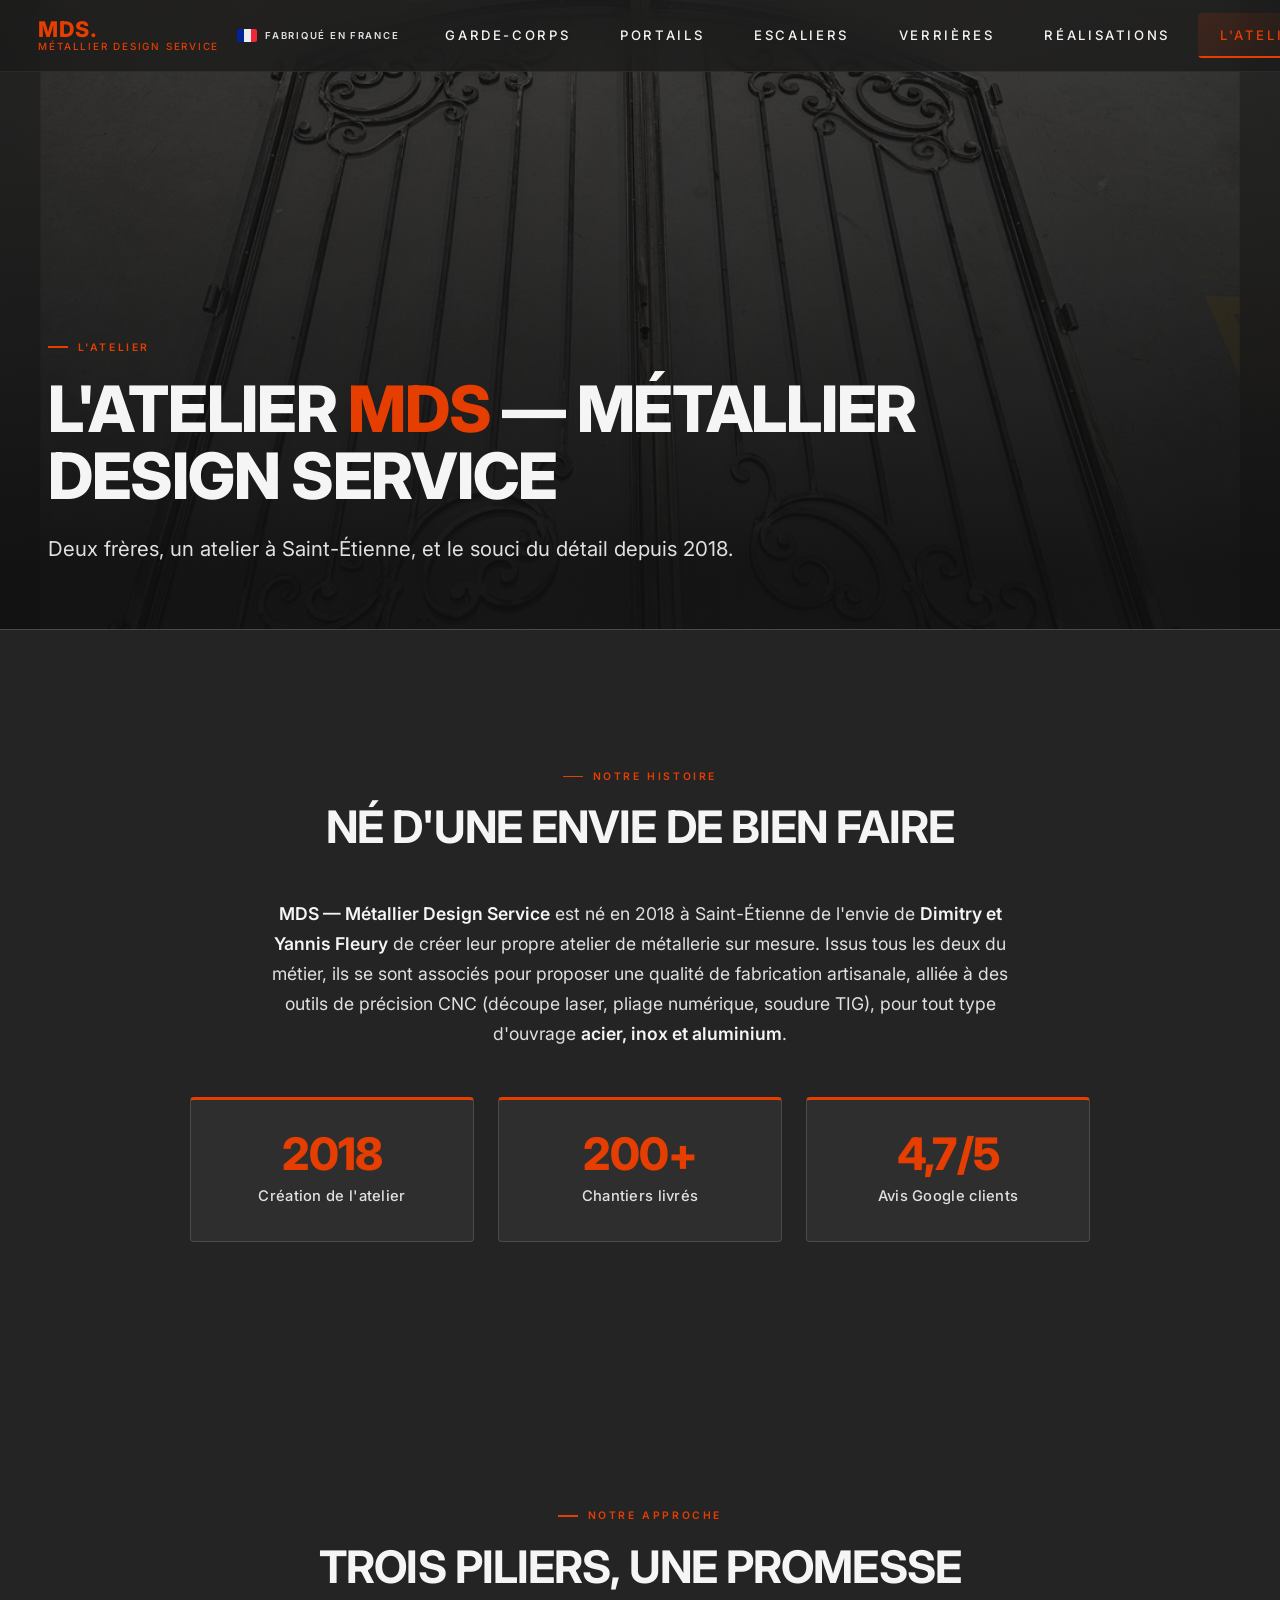
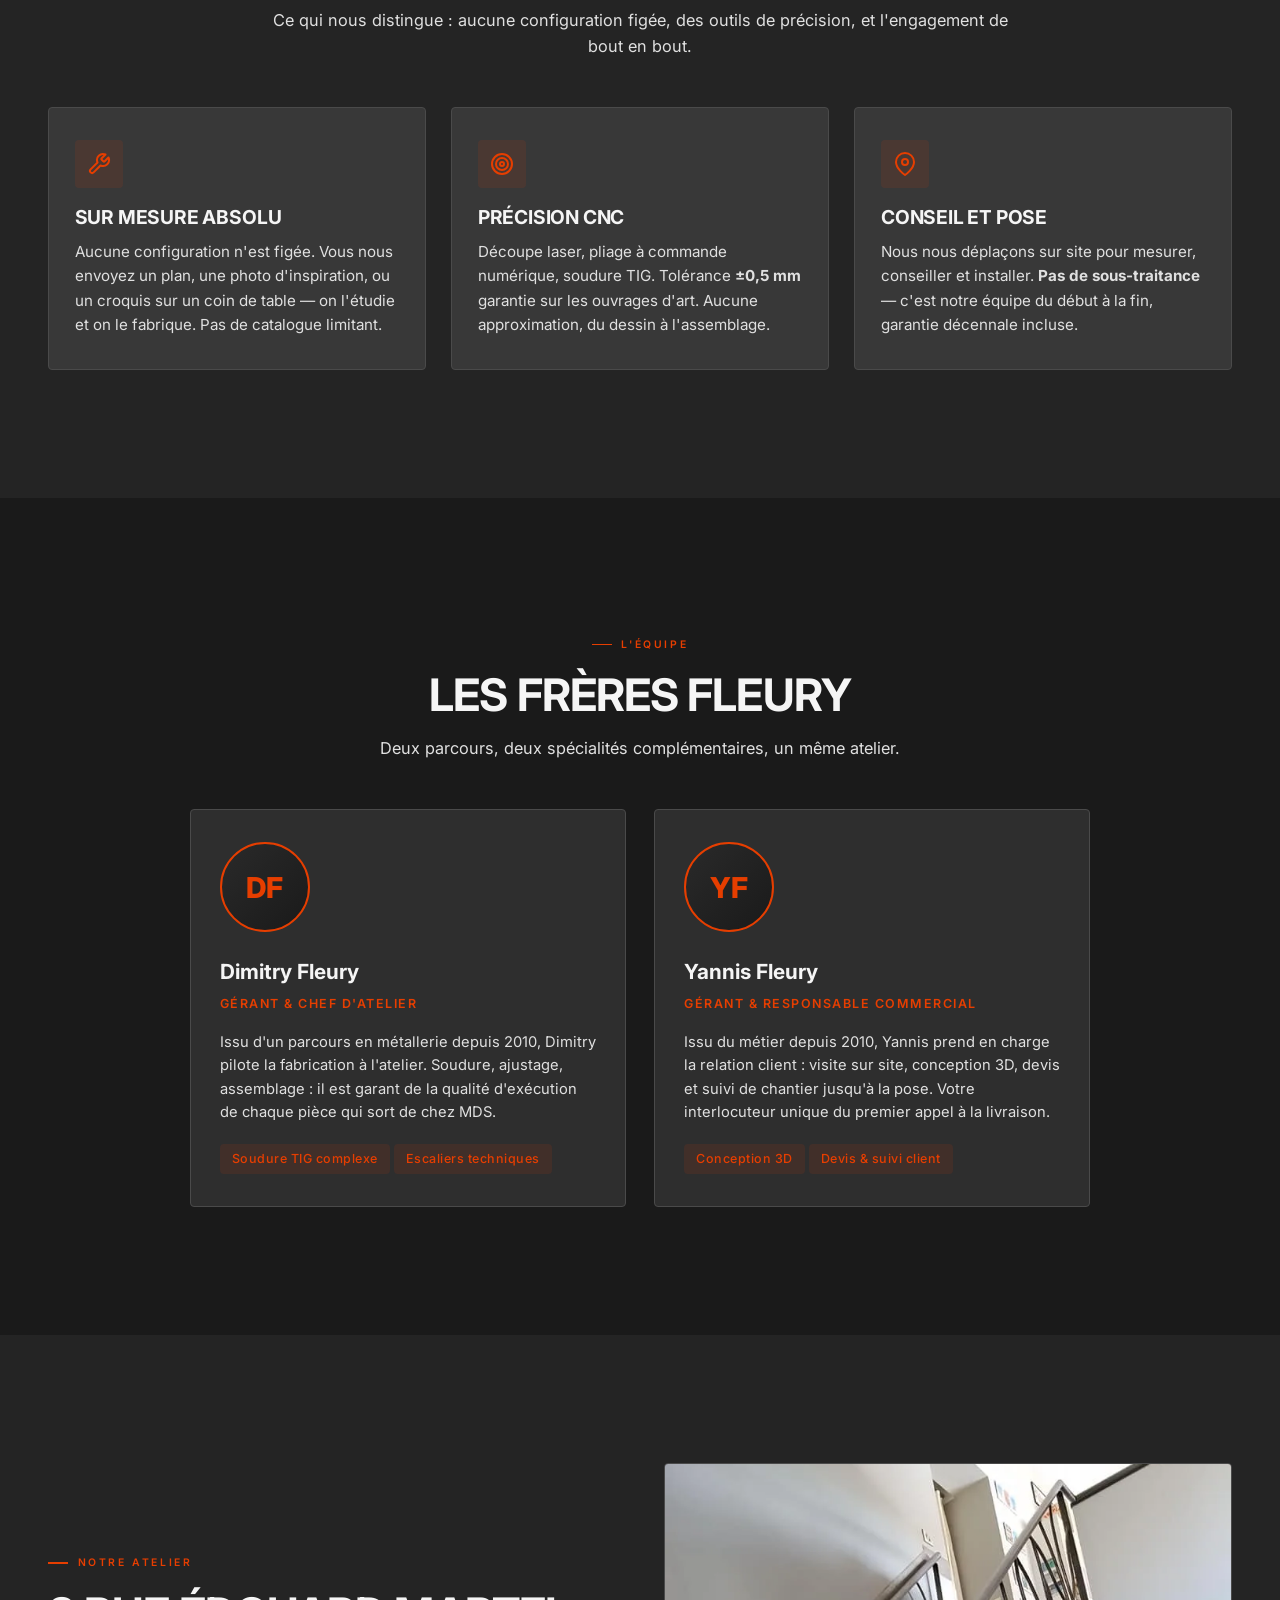
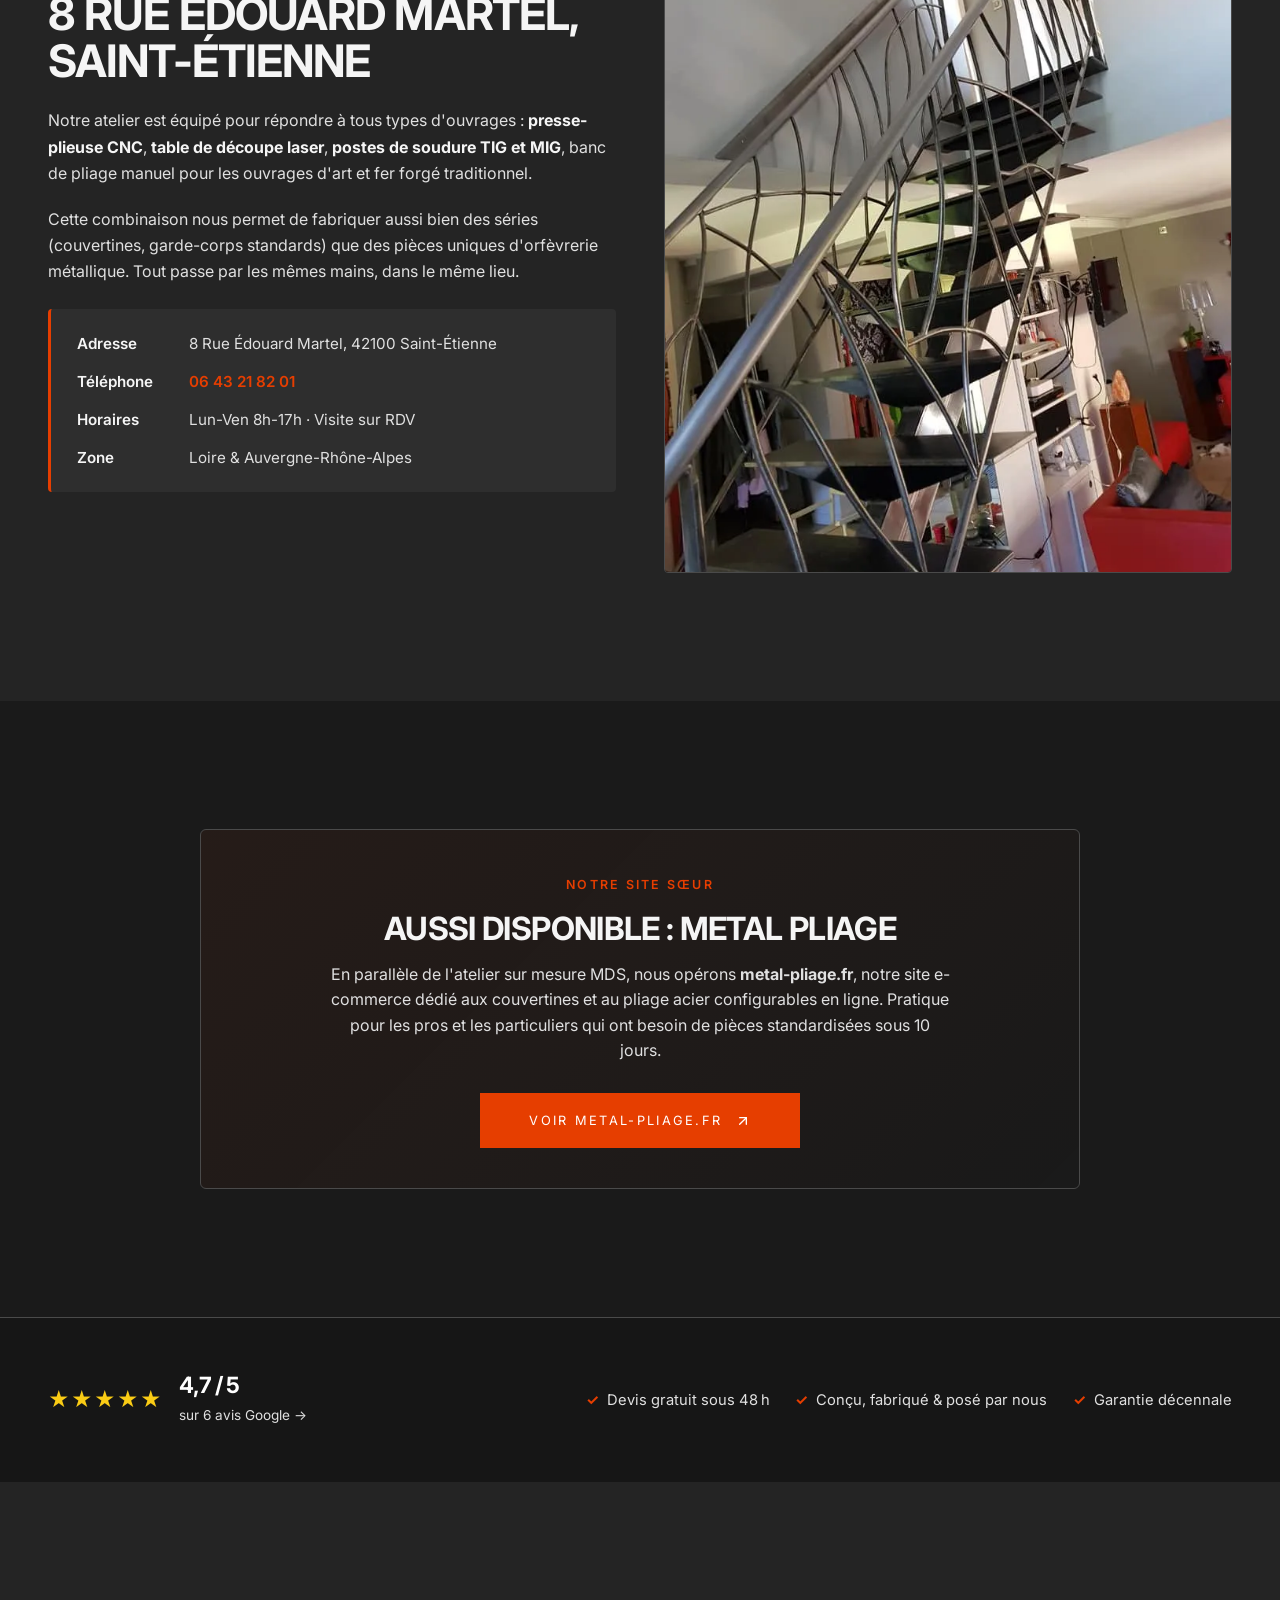
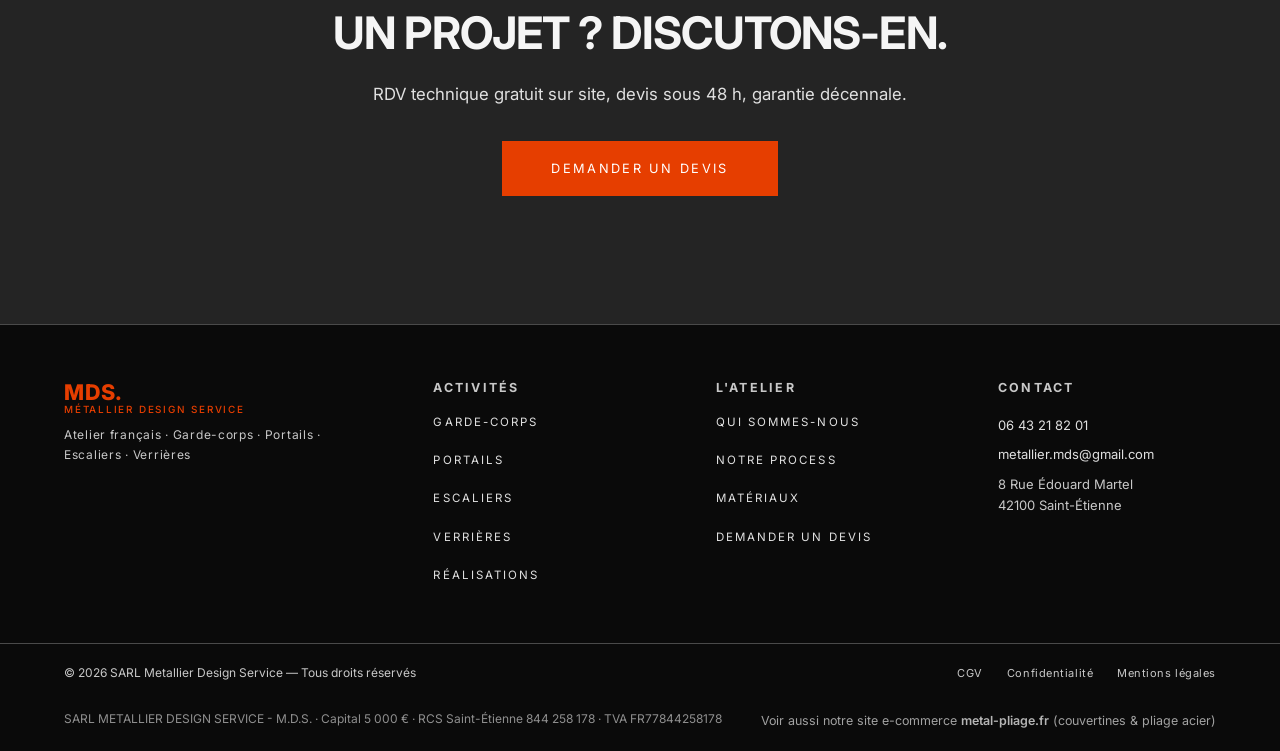
<file: atelier.html>
<!DOCTYPE html>
<html lang="fr">
<head>
  <meta charset="UTF-8">
  <meta name="viewport" content="width=device-width, initial-scale=1.0, viewport-fit=cover">
  <meta name="description" content="L'atelier MDS — Métallier Design Service à Saint-Étienne. Deux frères, Dimitry et Yannis Fleury, métalliers depuis 2018. Garde-corps, escaliers, verrières et portails sur mesure.">
  <meta property="og:title" content="L'atelier MDS — Métallier Design Service Saint-Étienne">
  <meta property="og:description" content="Deux frères, un atelier à Saint-Étienne, et le souci du détail depuis 2018. Découvrez l'équipe MDS et notre approche du sur mesure.">
  <meta property="og:type" content="website">
  <meta property="og:locale" content="fr_FR">
  <meta property="og:url" content="https://metallier-mds.fr/atelier.html">
  <meta name="twitter:card" content="summary_large_image">
  <title>L'atelier MDS — Métallier Design Service à Saint-Étienne</title>
  <link rel="preconnect" href="https://fonts.googleapis.com">
  <link rel="preconnect" href="https://fonts.gstatic.com" crossorigin>
  <link href="https://fonts.googleapis.com/css2?family=Inter:wght@300;400;500;600;700;800&display=swap" rel="stylesheet">
  <link rel="canonical" href="https://metallier-mds.fr/atelier.html">
  <link rel="icon" type="image/svg+xml" href="/favicon.svg">
  <link rel="apple-touch-icon" sizes="180x180" href="/favicon.svg">
  <meta name="theme-color" content="#1a1a1a">
  <meta property="og:image" content="https://metallier-mds.fr/og-cover.jpg">
  <meta property="og:image:width" content="1200">
  <meta property="og:image:height" content="630">
  <meta name="twitter:image" content="https://metallier-mds.fr/og-cover.jpg">
  <link rel="stylesheet" href="css/styles.css">
  <link rel="stylesheet" href="css/mds-mobile-bar.css">
  <link rel="stylesheet" href="css/mds-lightbox.css">

  <script type="application/ld+json">
  {
    "@context": "https://schema.org",
    "@type": "LocalBusiness",
    "name": "SARL METALLIER DESIGN SERVICE - M.D.S.",
    "alternateName": "MDS - Metallier Design Service",
    "image": "https://metallier-mds.fr/og-cover.jpg",
    "@id": "https://metallier-mds.fr/#organisation",
    "url": "https://metallier-mds.fr/",
    "telephone": "+33643218201",
    "email": "metallier.mds@gmail.com",
    "priceRange": "€€-€€€",
    "foundingDate": "2018",
    "address": {
      "@type": "PostalAddress",
      "streetAddress": "8 Rue Édouard Martel",
      "postalCode": "42100",
      "addressLocality": "Saint-Étienne",
      "addressRegion": "Loire",
      "addressCountry": "FR"
    },
    "geo": {
      "@type": "GeoCoordinates",
      "latitude": 45.4397,
      "longitude": 4.3872
    },
    "openingHoursSpecification": [
      {
        "@type": "OpeningHoursSpecification",
        "dayOfWeek": ["Monday", "Tuesday", "Wednesday", "Thursday", "Friday"],
        "opens": "08:00",
        "closes": "17:00"
      }
    ],
    "sameAs": [
      "https://g.page/r/CXenY9EcyzorEBM",
      "https://metal-pliage.fr"
    ],
    "areaServed": [
      { "@type": "AdministrativeArea", "name": "Loire" },
      { "@type": "AdministrativeArea", "name": "Auvergne-Rhône-Alpes" }
    ],
    "vatID": "FR77844258178",
    "taxID": "844258178",
    "founder": [
      { "@type": "Person", "name": "Dimitry Fleury", "jobTitle": "Gérant et chef d'atelier" },
      { "@type": "Person", "name": "Yannis Fleury", "jobTitle": "Gérant et responsable commercial" }
    ]
  }
  </script>
  <script type="application/ld+json">
  {
    "@context": "https://schema.org",
    "@type": "BreadcrumbList",
    "itemListElement": [
      { "@type": "ListItem", "position": 1, "name": "Accueil", "item": "https://metallier-mds.fr/" },
      { "@type": "ListItem", "position": 2, "name": "L'atelier", "item": "https://metallier-mds.fr/atelier.html" }
    ]
  }
  </script>

  <style>
    .skip-link {
      position: absolute;
      top: -100px;
      left: 1rem;
      background: var(--accent);
      color: #fff;
      padding: 0.7rem 1.2rem;
      border-radius: 4px;
      z-index: 10000;
      font-weight: 600;
      font-size: 0.9rem;
      text-decoration: none;
      transition: top var(--t) var(--ease);
    }
    .skip-link:focus { top: 1rem; outline: 2px solid #fff; outline-offset: 2px; }

    .footer-inner {
      grid-template-columns: 1.4fr 1fr 1fr 1fr !important;
    }
    .footer-brand .footer-tagline { max-width: 280px; }
    @media (max-width: 900px) {
      .footer-inner { grid-template-columns: 1fr 1fr !important; }
    }
    @media (max-width: 600px) {
      .footer-inner { grid-template-columns: 1fr !important; }
    }

    .logo-mds {
      display: inline-flex;
      flex-direction: column;
      gap: 2px;
      font-family: var(--font-head);
      font-weight: 800;
      font-size: 1.2rem;
      letter-spacing: 0.04em;
      color: var(--text-primary);
      text-decoration: none;
      line-height: 1;
    }
    .logo-mds-main { font-size: 1.35rem; }
    .logo-mds-main span { color: var(--accent); }
    .logo-mds-sub {
      font-size: 0.62rem;
      font-weight: 500;
      letter-spacing: 0.18em;
      text-transform: uppercase;
      color: var(--text-muted);
    }

    /* HERO ATELIER — full-bleed avec image de fond + overlay */
    .atelier-hero {
      position: relative;
      min-height: 70vh;
      display: flex;
      align-items: flex-end;
      padding: calc(var(--nav-h) + 3rem) 0 4rem;
      overflow: hidden;
      background: #0f0f0f;
      border-bottom: 1px solid var(--border);
    }
    .atelier-hero-bg {
      position: absolute;
      inset: 0;
      z-index: 0;
    }
    .atelier-hero-bg img {
      width: 100%;
      height: 100%;
      object-fit: cover;
      object-position: center;
      opacity: 0.45;
    }
    .atelier-hero-bg::after {
      content: '';
      position: absolute;
      inset: 0;
      background: linear-gradient(180deg, rgba(15,15,15,0.4) 0%, rgba(15,15,15,0.92) 90%);
    }
    .atelier-hero-inner {
      position: relative;
      z-index: 1;
      max-width: var(--max-w);
      margin: 0 auto;
      padding: 0 clamp(1.5rem, 4vw, 3rem);
      width: 100%;
    }
    .atelier-hero h1 {
      font-size: clamp(2.2rem, 5vw, 4rem);
      font-weight: 800;
      letter-spacing: -0.02em;
      line-height: 1.05;
      margin-bottom: 1.5rem;
      max-width: 900px;
      color: var(--text-primary);
    }
    .atelier-hero h1 .accent { color: var(--accent); }
    .atelier-hero-sub {
      color: var(--text-secondary);
      font-size: clamp(1.05rem, 1.6vw, 1.3rem);
      line-height: 1.55;
      max-width: 700px;
      margin-bottom: 0;
    }

    /* Section standard */
    .mds-section {
      padding: var(--section-pad) 0;
    }
    .mds-section-inner {
      max-width: var(--max-w);
      margin: 0 auto;
      padding: 0 clamp(1.5rem, 4vw, 3rem);
    }
    .mds-section-header {
      max-width: 760px;
      margin: 0 auto 3rem;
      text-align: center;
    }
    .mds-section-header h2 { margin-bottom: 1rem; }
    .mds-section-header p {
      color: var(--text-secondary);
      font-size: 1.02rem;
      line-height: 1.6;
    }

    /* HISTOIRE — bloc texte centré */
    .atelier-story {
      max-width: 780px;
      margin: 0 auto;
      text-align: center;
    }
    .atelier-story p {
      font-size: 1.1rem;
      line-height: 1.7;
      color: var(--text-secondary);
    }
    .atelier-story p strong {
      color: var(--text-primary);
      font-weight: 600;
    }

    /* CHIFFRES CLÉS */
    .atelier-stats {
      display: grid;
      grid-template-columns: repeat(3, 1fr);
      gap: 1.5rem;
      max-width: 900px;
      margin: 3rem auto 0;
    }
    .atelier-stat {
      text-align: center;
      padding: 2rem 1.5rem;
      background: var(--bg-surface);
      border: 1px solid var(--border);
      border-radius: 4px;
      border-top: 3px solid var(--accent);
    }
    .atelier-stat-num {
      font-family: var(--font-head);
      font-size: clamp(2rem, 4vw, 2.8rem);
      font-weight: 800;
      color: var(--accent);
      line-height: 1;
      margin-bottom: 0.5rem;
      letter-spacing: -0.02em;
    }
    .atelier-stat-label {
      color: var(--text-secondary);
      font-size: 0.92rem;
      font-weight: 500;
      letter-spacing: 0.02em;
    }
    @media (max-width: 700px) {
      .atelier-stats { grid-template-columns: 1fr; }
    }

    /* PILIERS — 3 colonnes */
    .atelier-pillars {
      display: grid;
      grid-template-columns: repeat(3, 1fr);
      gap: 1.6rem;
    }
    .atelier-pillar {
      background: var(--bg-card);
      border: 1px solid var(--border);
      border-radius: 4px;
      padding: 2rem 1.6rem;
    }
    .atelier-pillar-icon {
      width: 48px;
      height: 48px;
      display: flex;
      align-items: center;
      justify-content: center;
      background: rgba(230,62,0,0.10);
      border-radius: 4px;
      color: var(--accent);
      margin-bottom: 1.2rem;
    }
    .atelier-pillar h3 {
      font-size: 1.2rem;
      font-weight: 700;
      color: var(--text-primary);
      margin-bottom: 0.8rem;
    }
    .atelier-pillar p {
      color: var(--text-secondary);
      font-size: 0.95rem;
      line-height: 1.6;
    }
    @media (max-width: 900px) {
      .atelier-pillars { grid-template-columns: 1fr; }
    }

    /* SECTION FRÈRES */
    .atelier-team-bg {
      background: #1a1a1a;
    }
    .atelier-team {
      display: grid;
      grid-template-columns: repeat(2, 1fr);
      gap: 1.8rem;
      max-width: 900px;
      margin: 0 auto;
    }
    .atelier-person {
      background: var(--bg-surface);
      border: 1px solid var(--border);
      border-radius: 4px;
      padding: 2rem 1.8rem;
      position: relative;
    }
    .atelier-person-placeholder {
      width: 90px;
      height: 90px;
      border-radius: 50%;
      background: linear-gradient(135deg, #2a2a2a, #1a1a1a);
      border: 2px solid var(--accent);
      display: flex;
      align-items: center;
      justify-content: center;
      font-family: var(--font-head);
      font-weight: 800;
      font-size: 1.8rem;
      color: var(--accent);
      margin-bottom: 1.4rem;
    }
    .atelier-person-name {
      font-size: 1.3rem;
      font-weight: 700;
      color: var(--text-primary);
      margin-bottom: 0.3rem;
    }
    .atelier-person-role {
      font-size: 0.78rem;
      font-weight: 600;
      letter-spacing: 0.12em;
      text-transform: uppercase;
      color: var(--accent);
      margin-bottom: 1rem;
    }
    .atelier-person-bio {
      color: var(--text-secondary);
      font-size: 0.92rem;
      line-height: 1.6;
      margin-bottom: 0.8rem;
    }
    .atelier-person-bio strong { color: var(--text-primary); font-weight: 600; }
    .atelier-person-skill {
      display: inline-block;
      font-size: 0.78rem;
      font-weight: 500;
      letter-spacing: 0.04em;
      padding: 5px 12px;
      background: rgba(230,62,0,0.10);
      color: var(--accent);
      border-radius: 4px;
      margin-top: 0.4rem;
    }
    .atelier-team-note {
      text-align: center;
      margin-top: 2rem;
      font-size: 0.85rem;
      color: var(--text-muted);
      font-style: italic;
    }
    @media (max-width: 700px) {
      .atelier-team { grid-template-columns: 1fr; }
    }

    /* SECTION ATELIER — split avec image */
    .atelier-workshop {
      display: grid;
      grid-template-columns: 1fr 1fr;
      gap: 3rem;
      align-items: center;
    }
    .atelier-workshop-text h2 { margin-bottom: 1.4rem; }
    .atelier-workshop-text p {
      color: var(--text-secondary);
      line-height: 1.65;
      margin-bottom: 1.2rem;
    }
    .atelier-workshop-text strong { color: var(--text-primary); }
    .atelier-workshop-img {
      aspect-ratio: 4/5;
      border-radius: 4px;
      overflow: hidden;
      border: 1px solid var(--border);
      background: #1a1a1a;
    }
    .atelier-workshop-img img {
      width: 100%;
      height: 100%;
      object-fit: cover;
    }
    .atelier-workshop-info {
      display: grid;
      gap: 0.8rem;
      margin-top: 1.5rem;
      padding: 1.4rem 1.6rem;
      background: var(--bg-surface);
      border-left: 3px solid var(--accent);
      border-radius: 4px;
    }
    .atelier-workshop-info-row {
      display: flex;
      gap: 0.8rem;
      align-items: flex-start;
      font-size: 0.95rem;
    }
    .atelier-workshop-info-label {
      font-weight: 600;
      color: var(--text-primary);
      flex-shrink: 0;
      min-width: 100px;
    }
    .atelier-workshop-info-value {
      color: var(--text-secondary);
    }
    @media (max-width: 900px) {
      .atelier-workshop { grid-template-columns: 1fr; gap: 2.5rem; }
      .atelier-workshop-img { max-width: 460px; margin: 0 auto; }
    }

    /* SECTION SISTER SITE */
    .atelier-sister {
      background: #1a1a1a;
    }
    .atelier-sister-inner {
      max-width: 880px;
      margin: 0 auto;
      text-align: center;
      padding: 2.5rem;
      background: linear-gradient(135deg, rgba(230,62,0,0.06), transparent);
      border: 1px solid var(--border);
      border-radius: 6px;
    }
    .atelier-sister-label {
      display: inline-block;
      font-size: 0.78rem;
      font-weight: 600;
      letter-spacing: 0.18em;
      text-transform: uppercase;
      color: var(--accent);
      margin-bottom: 1rem;
    }
    .atelier-sister h2 {
      font-size: clamp(1.5rem, 3vw, 2rem);
      margin-bottom: 1rem;
    }
    .atelier-sister p {
      color: var(--text-secondary);
      line-height: 1.6;
      margin-bottom: 1.8rem;
      max-width: 620px;
      margin-left: auto;
      margin-right: auto;
    }

    /* CTA FINAL */
    .mds-final-cta {
      background: var(--bg-base);
      text-align: center;
    }
    .mds-final-cta h2 { margin-bottom: 1.5rem; }
    .mds-final-cta p {
      color: var(--text-secondary);
      margin-bottom: 2rem;
      font-size: 1.05rem;
    }

    .mds-footer-bottom-link {
      display: inline-block;
      margin-top: 0.8rem;
      font-size: 0.78rem;
      color: var(--text-muted);
      text-decoration: none;
      opacity: 0.8;
      transition: opacity var(--t) var(--ease);
    }
    .mds-footer-bottom-link:hover { opacity: 1; color: var(--accent); }
    .mds-footer-bottom-link strong { color: var(--text-secondary); font-weight: 600; }

    .animate-fadeup {
      opacity: 0;
      transform: translateY(20px);
      transition: opacity 0.7s var(--ease-out), transform 0.7s var(--ease-out);
      transition-delay: var(--delay, 0s);
    }
    .animate-fadeup.in-view {
      opacity: 1;
      transform: translateY(0);
    }
  </style>
</head>
<body>
  <a href="#main-content" class="skip-link">Aller au contenu principal</a>

  <nav id="navbar" aria-label="Navigation principale">
    <div class="nav-inner">
      <div class="nav-left">
        <a href="index.html" class="logo logo-mds" aria-label="MDS — Métallier Design Service — Accueil">
          <span class="logo-mds-main">MDS<span>.</span></span>
          <span class="logo-mds-sub">Métallier Design Service</span>
        </a>
        <div class="france-badge" aria-label="Fabriqué en France">
          <div class="france-flag" aria-hidden="true">
            <span class="f-blue"></span>
            <span class="f-white"></span>
            <span class="f-red"></span>
          </div>
          Fabriqué en France
        </div>
      </div>
      <button class="nav-hamburger" aria-label="Ouvrir le menu" aria-expanded="false" aria-controls="nav-links">
        <span></span><span></span><span></span>
      </button>
      <ul id="nav-links" role="list">
        <li class="nav-item"><a href="garde-corps.html">Garde-corps</a></li>
        <li class="nav-item"><a href="portails.html">Portails</a></li>
        <li class="nav-item"><a href="escaliers.html">Escaliers</a></li>
        <li class="nav-item"><a href="verrieres.html">Verrières</a></li>
        <li class="nav-item"><a href="realisations.html">Réalisations</a></li>
        <li class="nav-item"><a href="atelier.html" class="active" aria-current="page">L'atelier</a></li>
        <li class="nav-item"><a href="contact.html">Contact</a></li>
      </ul>
      <div class="nav-right">
        <a href="devis.html" class="nav-cta btn-outline">Devis gratuit</a>
      </div>
    </div>
  </nav>

  <main id="main-content">

  <!-- ═══════════════════════════════════════════
       HERO ATELIER
  ═══════════════════════════════════════════ -->
  <section class="atelier-hero" aria-labelledby="atelier-hero-title">
    <div class="atelier-hero-bg" aria-hidden="true">
      <img src="assets/photos-reelles/fer-forge-atelier.webp" alt="Vantaux en fer forgé en cours de fabrication dans l'atelier MDS à Saint-Étienne" loading="eager" decoding="async" fetchpriority="high" width="1080" height="1350">
    </div>
    <div class="atelier-hero-inner">
      <div class="animate-fadeup">
        <span class="section-label" style="color: var(--accent);">L'ATELIER</span>
        <h1 id="atelier-hero-title">L'atelier <span class="accent">MDS</span> — Métallier Design Service</h1>
        <p class="atelier-hero-sub">
          Deux frères, un atelier à Saint-Étienne, et le souci du détail depuis 2018.
        </p>
      </div>
    </div>
  </section>

  <!-- ═══════════════════════════════════════════
       HISTOIRE + CHIFFRES
  ═══════════════════════════════════════════ -->
  <section class="mds-section" aria-labelledby="story-title">
    <div class="mds-section-inner">
      <header class="mds-section-header animate-fadeup">
        <span class="section-label">NOTRE HISTOIRE</span>
        <h2 id="story-title">Né d'une envie de bien faire</h2>
      </header>

      <div class="atelier-story animate-fadeup">
        <p>
          <strong>MDS — Métallier Design Service</strong> est né en 2018 à Saint-Étienne de l'envie de
          <strong>Dimitry et Yannis Fleury</strong> de créer leur propre atelier de métallerie sur mesure.
          Issus tous les deux du métier, ils se sont associés pour proposer une qualité de fabrication artisanale,
          alliée à des outils de précision CNC (découpe laser, pliage numérique, soudure TIG),
          pour tout type d'ouvrage <strong>acier, inox et aluminium</strong>.
        </p>
      </div>

      <div class="atelier-stats">
        <div class="atelier-stat animate-fadeup">
          <div class="atelier-stat-num">2018</div>
          <div class="atelier-stat-label">Création de l'atelier</div>
        </div>
        <div class="atelier-stat animate-fadeup" style="--delay: 0.05s">
          <div class="atelier-stat-num">200+</div>
          <div class="atelier-stat-label">Chantiers livrés</div>
        </div>
        <div class="atelier-stat animate-fadeup" style="--delay: 0.1s">
          <div class="atelier-stat-num">4,7/5</div>
          <div class="atelier-stat-label">Avis Google clients</div>
        </div>
      </div>
    </div>
  </section>

  <!-- ═══════════════════════════════════════════
       NOTRE APPROCHE — 3 PILIERS
  ═══════════════════════════════════════════ -->
  <section class="mds-section" id="process" aria-labelledby="approach-title">
    <div class="mds-section-inner">
      <header class="mds-section-header animate-fadeup">
        <span class="section-label">NOTRE APPROCHE</span>
        <h2 id="approach-title">Trois piliers, une promesse</h2>
        <p>Ce qui nous distingue : aucune configuration figée, des outils de précision, et l'engagement de bout en bout.</p>
      </header>

      <div class="atelier-pillars">

        <article class="atelier-pillar animate-fadeup">
          <div class="atelier-pillar-icon" aria-hidden="true">
            <svg width="24" height="24" viewBox="0 0 24 24" fill="none" stroke="currentColor" stroke-width="2" stroke-linecap="round" stroke-linejoin="round">
              <path d="M14.7 6.3a1 1 0 0 0 0 1.4l1.6 1.6a1 1 0 0 0 1.4 0l3.77-3.77a6 6 0 0 1-7.94 7.94l-6.91 6.91a2.12 2.12 0 0 1-3-3l6.91-6.91a6 6 0 0 1 7.94-7.94l-3.76 3.76z"/>
            </svg>
          </div>
          <h3>Sur mesure absolu</h3>
          <p>Aucune configuration n'est figée. Vous nous envoyez un plan, une photo d'inspiration, ou un croquis sur un coin de table — on l'étudie et on le fabrique. Pas de catalogue limitant.</p>
        </article>

        <article class="atelier-pillar animate-fadeup" style="--delay: 0.05s">
          <div class="atelier-pillar-icon" aria-hidden="true">
            <svg width="24" height="24" viewBox="0 0 24 24" fill="none" stroke="currentColor" stroke-width="2" stroke-linecap="round" stroke-linejoin="round">
              <circle cx="12" cy="12" r="10"/>
              <circle cx="12" cy="12" r="6"/>
              <circle cx="12" cy="12" r="2"/>
            </svg>
          </div>
          <h3>Précision CNC</h3>
          <p>Découpe laser, pliage à commande numérique, soudure TIG. Tolérance <strong>±0,5 mm</strong> garantie sur les ouvrages d'art. Aucune approximation, du dessin à l'assemblage.</p>
        </article>

        <article class="atelier-pillar animate-fadeup" style="--delay: 0.1s">
          <div class="atelier-pillar-icon" aria-hidden="true">
            <svg width="24" height="24" viewBox="0 0 24 24" fill="none" stroke="currentColor" stroke-width="2" stroke-linecap="round" stroke-linejoin="round">
              <path d="M21 10c0 7-9 13-9 13s-9-6-9-13a9 9 0 0 1 18 0z"/>
              <circle cx="12" cy="10" r="3"/>
            </svg>
          </div>
          <h3>Conseil et pose</h3>
          <p>Nous nous déplaçons sur site pour mesurer, conseiller et installer. <strong>Pas de sous-traitance</strong> — c'est notre équipe du début à la fin, garantie décennale incluse.</p>
        </article>

      </div>
    </div>
  </section>

  <!-- ═══════════════════════════════════════════
       LES FRÈRES FLEURY
  ═══════════════════════════════════════════ -->
  <section class="mds-section atelier-team-bg" aria-labelledby="team-title">
    <div class="mds-section-inner">
      <header class="mds-section-header animate-fadeup">
        <span class="section-label">L'ÉQUIPE</span>
        <h2 id="team-title">Les frères Fleury</h2>
        <p>Deux parcours, deux spécialités complémentaires, un même atelier.</p>
      </header>

      <div class="atelier-team">

        <article class="atelier-person animate-fadeup">
          <div class="atelier-person-placeholder" aria-hidden="true">DF</div>
          <div class="atelier-person-name">Dimitry Fleury</div>
          <div class="atelier-person-role">Gérant &amp; chef d'atelier</div>
          <p class="atelier-person-bio">
            Issu d'un parcours en métallerie depuis 2010, Dimitry pilote la fabrication à l'atelier.
            Soudure, ajustage, assemblage : il est garant de la qualité d'exécution de chaque pièce qui sort de chez MDS.
          </p>
          <span class="atelier-person-skill">Soudure TIG complexe</span>
          <span class="atelier-person-skill">Escaliers techniques</span>
        </article>

        <article class="atelier-person animate-fadeup" style="--delay: 0.05s">
          <div class="atelier-person-placeholder" aria-hidden="true">YF</div>
          <div class="atelier-person-name">Yannis Fleury</div>
          <div class="atelier-person-role">Gérant &amp; responsable commercial</div>
          <p class="atelier-person-bio">
            Issu du métier depuis 2010, Yannis prend en charge la relation client : visite sur site, conception 3D,
            devis et suivi de chantier jusqu'à la pose. Votre interlocuteur unique du premier appel à la livraison.
          </p>
          <span class="atelier-person-skill">Conception 3D</span>
          <span class="atelier-person-skill">Devis &amp; suivi client</span>
        </article>

      </div>

    </div>
  </section>

  <!-- ═══════════════════════════════════════════
       NOTRE ATELIER
  ═══════════════════════════════════════════ -->
  <section class="mds-section" id="materiaux" aria-labelledby="workshop-title">
    <div class="mds-section-inner">
      <div class="atelier-workshop">

        <div class="atelier-workshop-text animate-fadeup">
          <span class="section-label">NOTRE ATELIER</span>
          <h2 id="workshop-title">8 Rue Édouard Martel, Saint-Étienne</h2>
          <p>
            Notre atelier est équipé pour répondre à tous types d'ouvrages : <strong>presse-plieuse CNC</strong>,
            <strong>table de découpe laser</strong>, <strong>postes de soudure TIG et MIG</strong>,
            banc de pliage manuel pour les ouvrages d'art et fer forgé traditionnel.
          </p>
          <p>
            Cette combinaison nous permet de fabriquer aussi bien des séries (couvertines, garde-corps standards)
            que des pièces uniques d'orfèvrerie métallique. Tout passe par les mêmes mains, dans le même lieu.
          </p>

          <div class="atelier-workshop-info">
            <div class="atelier-workshop-info-row">
              <span class="atelier-workshop-info-label">Adresse</span>
              <span class="atelier-workshop-info-value">8 Rue Édouard Martel, 42100 Saint-Étienne</span>
            </div>
            <div class="atelier-workshop-info-row">
              <span class="atelier-workshop-info-label">Téléphone</span>
              <span class="atelier-workshop-info-value"><a href="tel:+33643218201" style="color:var(--accent);text-decoration:none;font-weight:600;">06 43 21 82 01</a></span>
            </div>
            <div class="atelier-workshop-info-row">
              <span class="atelier-workshop-info-label">Horaires</span>
              <span class="atelier-workshop-info-value">Lun-Ven 8h-17h · Visite sur RDV</span>
            </div>
            <div class="atelier-workshop-info-row">
              <span class="atelier-workshop-info-label">Zone</span>
              <span class="atelier-workshop-info-value">Loire &amp; Auvergne-Rhône-Alpes</span>
            </div>
          </div>
        </div>

        <div class="atelier-workshop-img animate-fadeup" style="--delay: 0.1s">
          <img src="assets/photos-chantiers/escalier-design-ondule-double-limon.webp" alt="Escalier sur mesure réalisé par MDS — double limon design avec garde-corps ondulé acier brut" loading="lazy" decoding="async" width="500" height="625">
        </div>

      </div>
    </div>
  </section>

  <!-- ═══════════════════════════════════════════
       SISTER SITE : METAL PLIAGE
  ═══════════════════════════════════════════ -->
  <section class="mds-section atelier-sister" aria-labelledby="sister-title">
    <div class="mds-section-inner">
      <div class="atelier-sister-inner animate-fadeup">
        <span class="atelier-sister-label">Notre site sœur</span>
        <h2 id="sister-title">Aussi disponible : Metal Pliage</h2>
        <p>
          En parallèle de l'atelier sur mesure MDS, nous opérons <strong>metal-pliage.fr</strong>,
          notre site e-commerce dédié aux couvertines et au pliage acier configurables en ligne.
          Pratique pour les pros et les particuliers qui ont besoin de pièces standardisées sous 10 jours.
        </p>
        <a href="https://metal-pliage.fr" target="_blank" rel="noopener" class="btn-primary">
          Voir metal-pliage.fr
          <svg width="16" height="16" viewBox="0 0 24 24" fill="none" stroke="currentColor" stroke-width="2" stroke-linecap="round" stroke-linejoin="round" style="margin-left:6px;vertical-align:middle;" aria-hidden="true">
            <path d="M7 17L17 7"/><path d="M7 7h10v10"/>
          </svg>
        </a>
      </div>
    </div>
  </section>

  <!-- ═══════════════════════════════════════════
       CTA FINAL
  ═══════════════════════════════════════════ -->
  <!-- RÉASSURANCE / AVIS -->
  <section style="background:#161616;border-top:1px solid var(--border);padding:3.5rem 0;" aria-label="Avis et garanties">
    <div style="max-width:var(--max-w);margin:0 auto;padding:0 clamp(1.5rem,4vw,3rem);display:flex;flex-wrap:wrap;gap:1.8rem 2.5rem;align-items:center;justify-content:space-between;">
      <div style="display:flex;align-items:center;gap:1rem;">
        <span style="color:#facc15;font-size:1.3rem;letter-spacing:2px;line-height:1;">&#9733;&#9733;&#9733;&#9733;&#9733;</span>
        <div>
          <strong style="color:#fff;font-size:1.4rem;line-height:1;">4,7&#8239;/&#8239;5</strong>
          <a href="https://g.page/r/CXenY9EcyzorEBM" target="_blank" rel="noopener" style="display:block;color:var(--text-secondary);font-size:.85rem;text-decoration:none;margin-top:.2rem;">sur 6 avis Google &#8594;</a>
        </div>
      </div>
      <ul style="list-style:none;display:flex;flex-wrap:wrap;gap:1rem 1.6rem;margin:0;padding:0;color:var(--text-secondary);font-size:.92rem;">
        <li style="display:flex;align-items:center;gap:.5rem;"><span style="color:var(--accent);font-weight:700;">&#10003;</span> Devis gratuit sous 48&#8239;h</li>
        <li style="display:flex;align-items:center;gap:.5rem;"><span style="color:var(--accent);font-weight:700;">&#10003;</span> Con&#231;u, fabriqu&#233; &amp; pos&#233; par nous</li>
        <li style="display:flex;align-items:center;gap:.5rem;"><span style="color:var(--accent);font-weight:700;">&#10003;</span> Garantie d&#233;cennale</li>
      </ul>
    </div>
  </section>

  <section class="mds-section mds-final-cta" aria-labelledby="final-cta-title">
    <div class="mds-section-inner">
      <h2 id="final-cta-title" class="animate-fadeup">Un projet ? Discutons-en.</h2>
      <p class="animate-fadeup" style="--delay: 0.05s">RDV technique gratuit sur site, devis sous 48 h, garantie décennale.</p>
      <a href="devis.html" class="btn-primary animate-fadeup" style="--delay: 0.1s">Demander un devis</a>
    </div>
  </section>

  </main>

  <footer id="footer" role="contentinfo">
    <div class="footer-inner">
      <div class="footer-brand">
        <a href="index.html" class="logo footer-logo logo-mds" aria-label="MDS — Retour à l'accueil">
          <span class="logo-mds-main">MDS<span>.</span></span>
          <span class="logo-mds-sub">Métallier Design Service</span>
        </a>
        <p class="footer-tagline">Atelier français · Garde-corps · Portails · Escaliers · Verrières</p>
      </div>
      <nav class="footer-nav" aria-label="Activités">
        <h4 style="font-size:0.78rem;letter-spacing:0.18em;text-transform:uppercase;color:var(--text-muted);margin-bottom:0.8rem;">Activités</h4>
        <ul role="list">
          <li><a href="garde-corps.html">Garde-corps</a></li>
          <li><a href="portails.html">Portails</a></li>
          <li><a href="escaliers.html">Escaliers</a></li>
          <li><a href="verrieres.html">Verrières</a></li>
          <li><a href="realisations.html">Réalisations</a></li>
        </ul>
      </nav>
      <nav class="footer-nav" aria-label="L'atelier">
        <h4 style="font-size:0.78rem;letter-spacing:0.18em;text-transform:uppercase;color:var(--text-muted);margin-bottom:0.8rem;">L'atelier</h4>
        <ul role="list">
          <li><a href="atelier.html">Qui sommes-nous</a></li>
          <li><a href="atelier.html#process">Notre process</a></li>
          <li><a href="atelier.html#materiaux">Matériaux</a></li>
          <li><a href="devis.html">Demander un devis</a></li>
        </ul>
      </nav>
      <address class="footer-contact">
        <h4 style="font-size:0.78rem;letter-spacing:0.18em;text-transform:uppercase;color:var(--text-muted);margin-bottom:0.8rem;font-style:normal;">Contact</h4>
        <p><a href="tel:+33643218201">06 43 21 82 01</a></p>
        <p><a href="mailto:metallier.mds@gmail.com">metallier.mds@gmail.com</a></p>
        <p>8 Rue Édouard Martel<br>42100 Saint-Étienne</p>
      </address>
    </div>
    <div class="footer-bottom">
      <p>© <span id="footer-year">2026</span> SARL Metallier Design Service — Tous droits réservés</p>
      <div class="footer-legal-links">
        <a href="cgv.html">CGV</a>
        <a href="confidentialite.html">Confidentialité</a>
        <a href="mentions-legales.html">Mentions légales</a>
      </div>
      <p class="footer-legal-line">SARL METALLIER DESIGN SERVICE - M.D.S. · Capital 5 000 € · RCS Saint-Étienne 844 258 178 · TVA FR77844258178</p>
      <a href="https://metal-pliage.fr" target="_blank" rel="noopener" class="mds-footer-bottom-link">
        Voir aussi notre site e-commerce <strong>metal-pliage.fr</strong> (couvertines & pliage acier)
      </a>
    </div>
  </footer>

  <script>
    (function(){
      var y = document.getElementById('footer-year');
      if (y) y.textContent = new Date().getFullYear();
    })();

    (function(){
      var nav = document.getElementById('navbar');
      var burger = document.querySelector('.nav-hamburger');
      var links = document.getElementById('nav-links');
      if (burger && nav) {
        burger.addEventListener('click', function(){
          var open = nav.classList.toggle('nav-open');
          burger.setAttribute('aria-expanded', open ? 'true' : 'false');
        });
      }
      if (links) {
        links.querySelectorAll('a').forEach(function(a){
          a.addEventListener('click', function(){
            nav.classList.remove('nav-open');
            if (burger) burger.setAttribute('aria-expanded', 'false');
          });
        });
      }
      var onScroll = function(){
        if (window.scrollY > 30) nav.classList.add('scrolled');
        else nav.classList.remove('scrolled');
      };
      window.addEventListener('scroll', onScroll, { passive: true });
      onScroll();
    })();

    (function(){
      if (!('IntersectionObserver' in window)) {
        document.querySelectorAll('.animate-fadeup').forEach(function(el){ el.classList.add('in-view'); });
        return;
      }
      var io = new IntersectionObserver(function(entries){
        entries.forEach(function(e){
          if (e.isIntersecting) {
            e.target.classList.add('in-view');
            io.unobserve(e.target);
          }
        });
      }, { threshold: 0.12, rootMargin: '0px 0px -40px 0px' });
      document.querySelectorAll('.animate-fadeup').forEach(function(el){ io.observe(el); });
    })();
  </script>
  <script src="js/mds-lightbox.js" defer></script>

<!-- Barre d'action mobile -->
<div class="mds-mobile-bar">
  <a href="tel:+33643218201" class="mmb-call">
    <svg width="17" height="17" viewBox="0 0 24 24" fill="none" stroke="currentColor" stroke-width="2.2" stroke-linecap="round" aria-hidden="true"><path d="M22 16.92v3a2 2 0 0 1-2.18 2 19.79 19.79 0 0 1-8.63-3.07 19.5 19.5 0 0 1-6-6A19.79 19.79 0 0 1 2.12 4.18 2 2 0 0 1 4.11 2h3a2 2 0 0 1 2 1.72c.13.96.36 1.9.7 2.81a2 2 0 0 1-.45 2.11L8.09 9.91a16 16 0 0 0 6 6l1.27-1.27a2 2 0 0 1 2.11-.45c.91.34 1.85.57 2.81.7A2 2 0 0 1 22 16.92z"/></svg>
    Appeler
  </a>
  <a href="devis.html" class="mmb-devis">Devis gratuit</a>
</div>
</body>
</html>
</file>
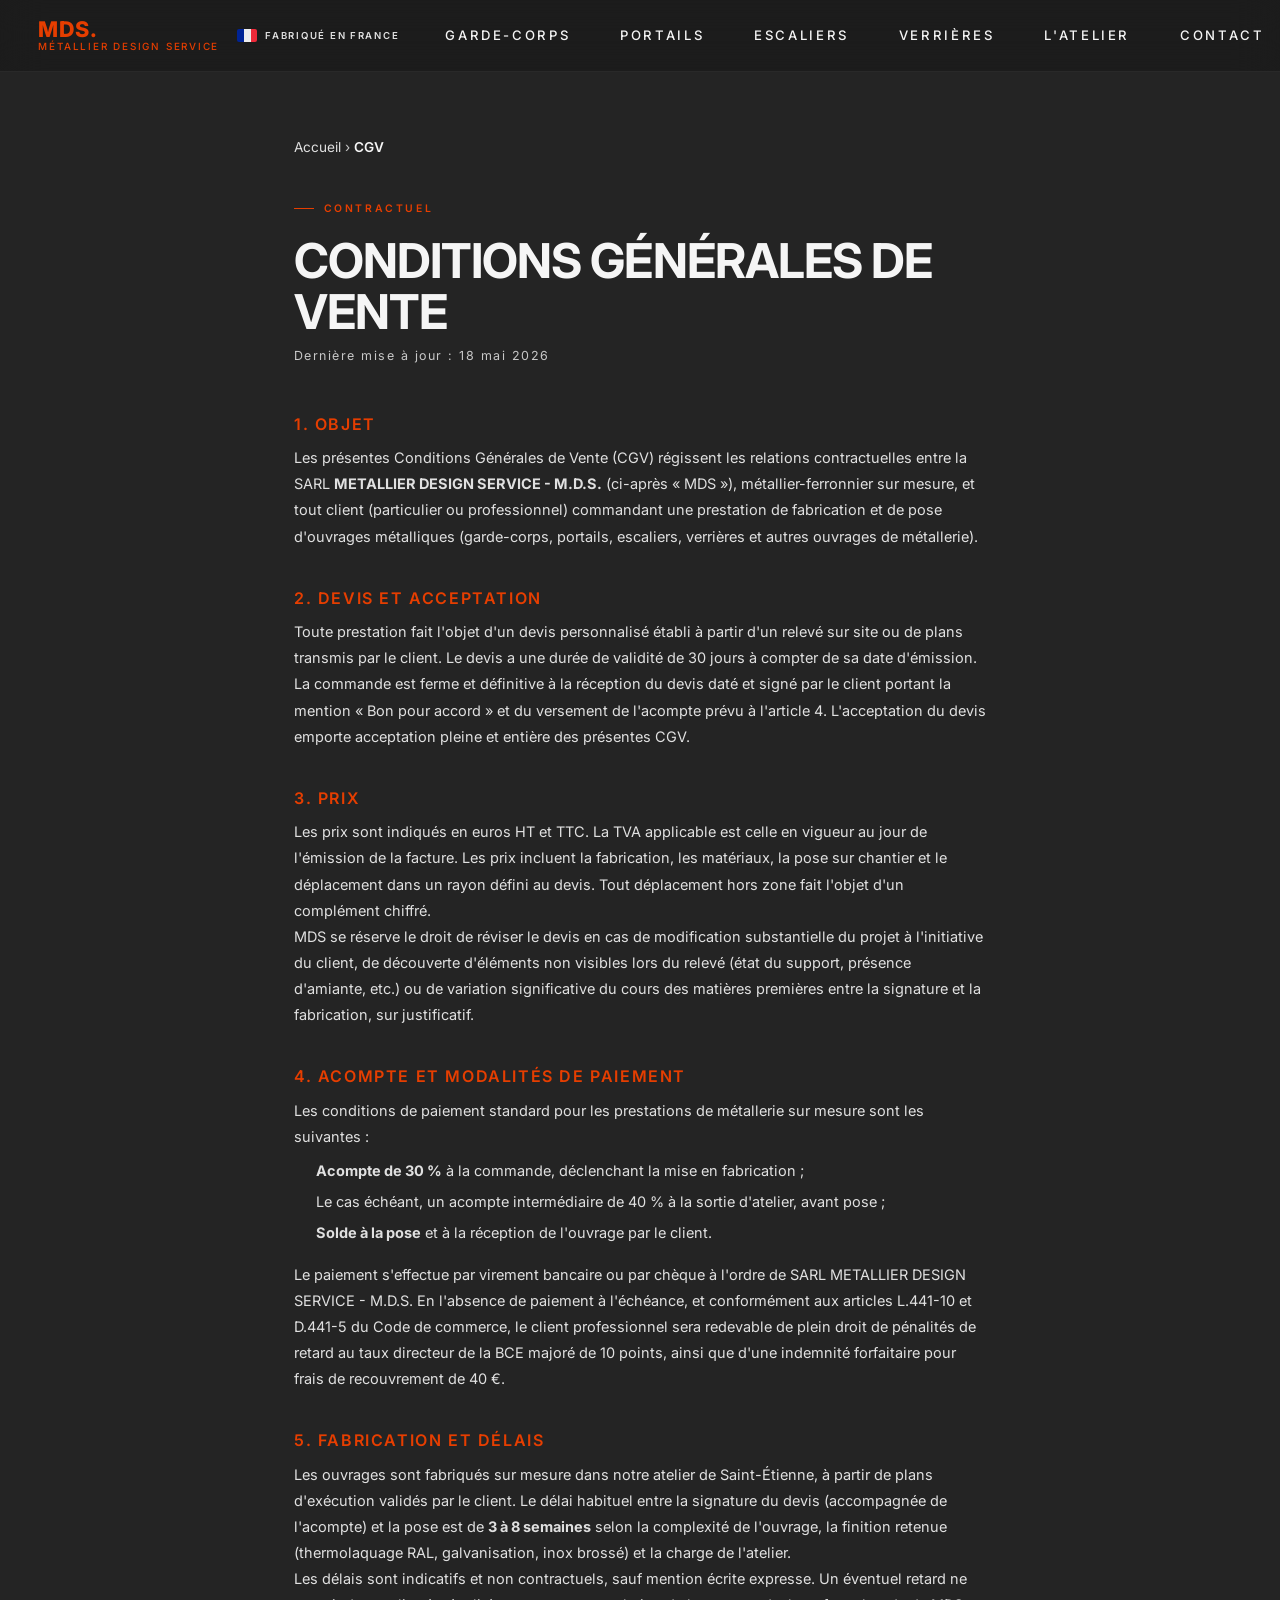
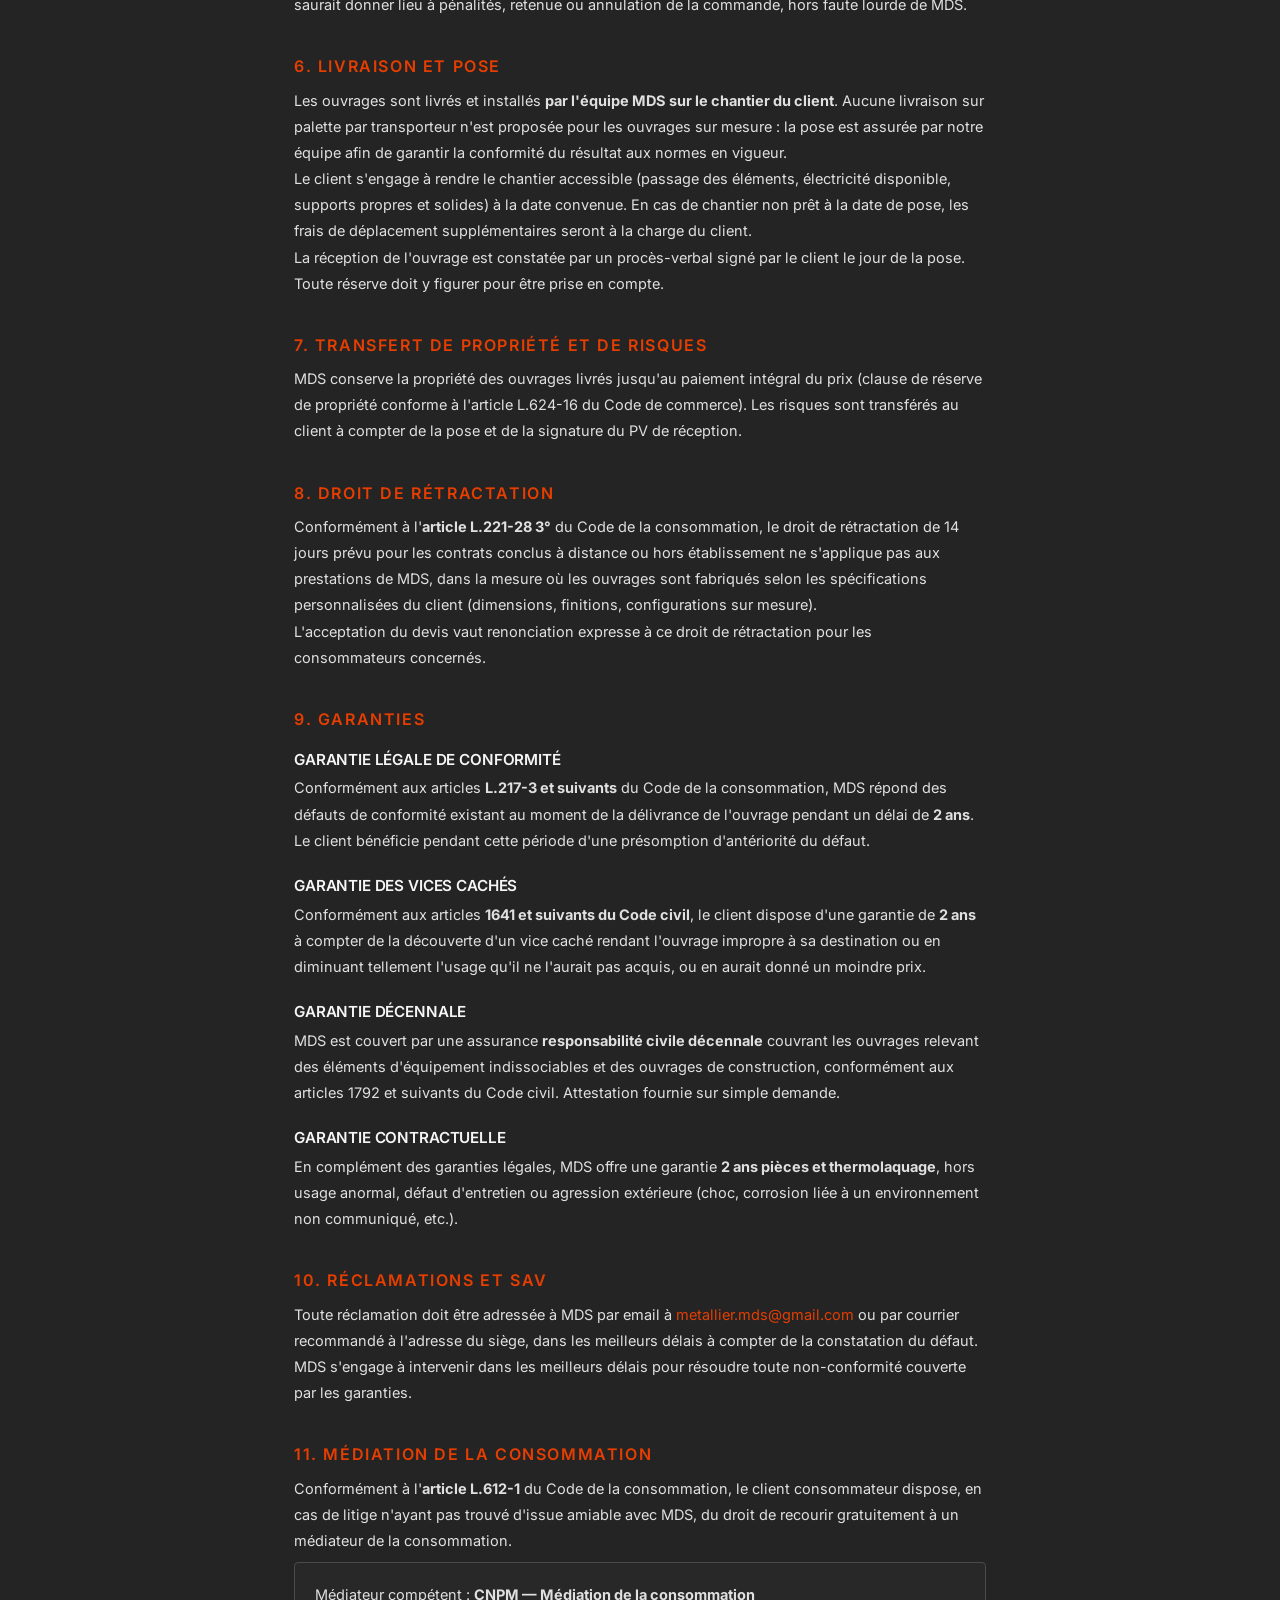
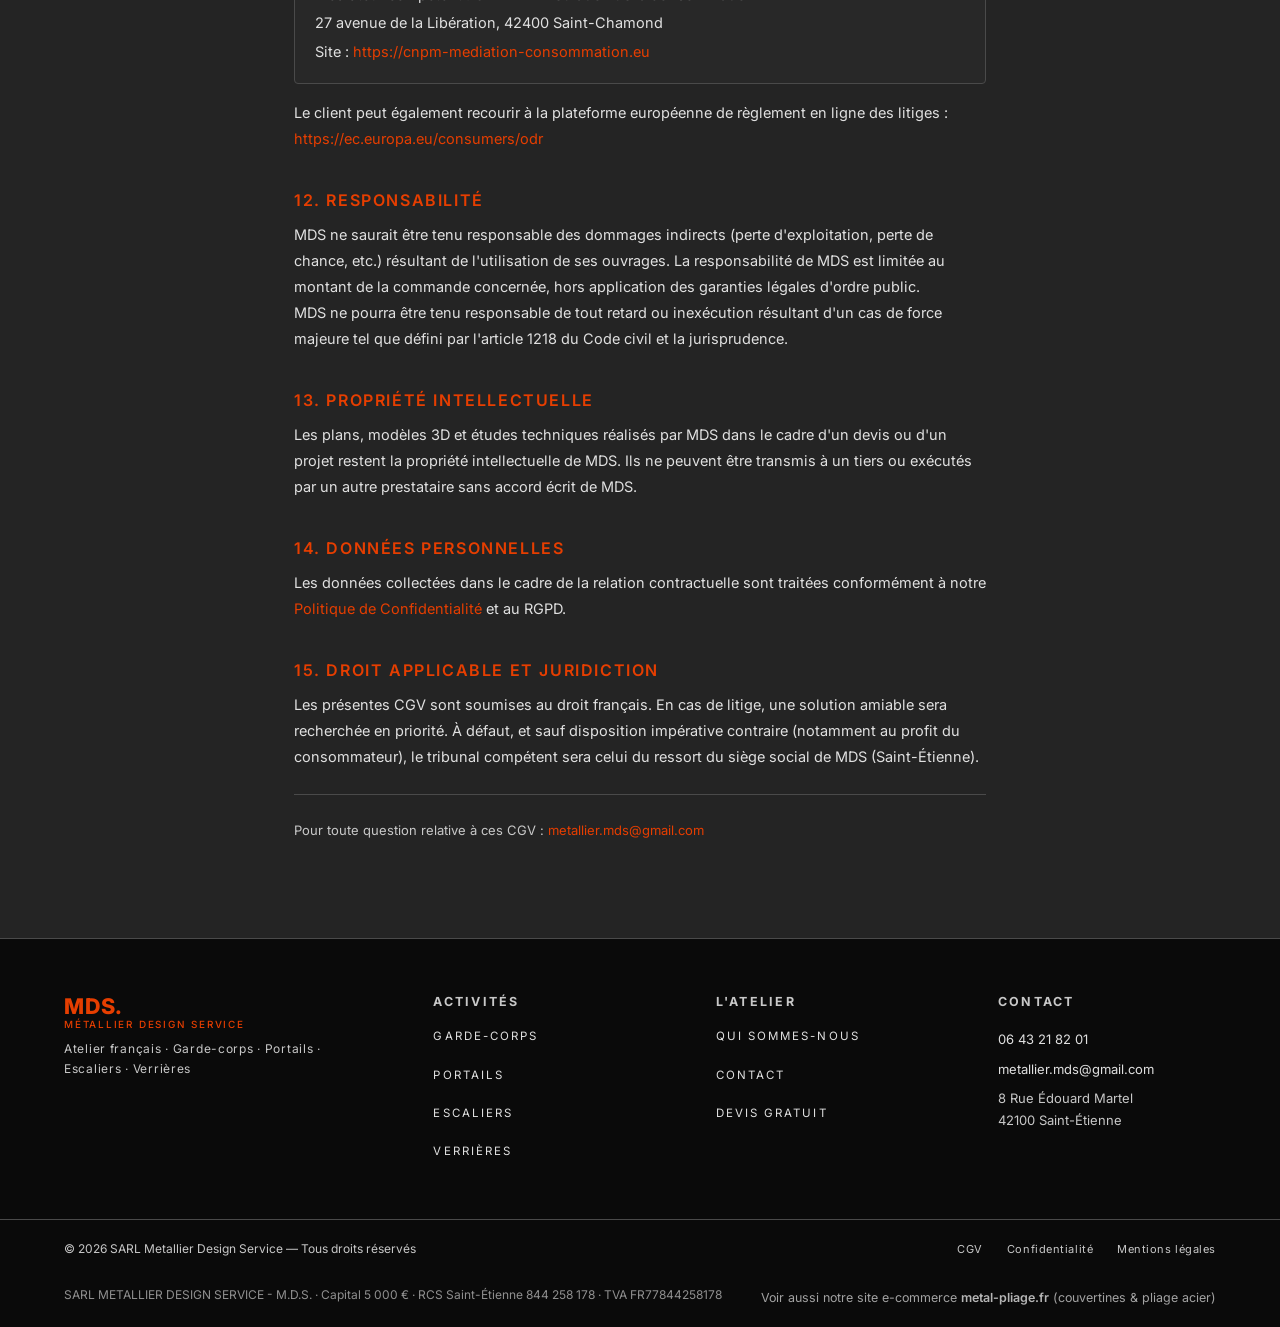
<file: cgv.html>
<!DOCTYPE html>
<html lang="fr">
<head>
  <meta charset="UTF-8">
  <meta name="viewport" content="width=device-width, initial-scale=1.0, viewport-fit=cover">
  <title>Conditions Générales de Vente — MDS Métallier Design Service</title>
  <meta name="description" content="Conditions générales de vente de MDS Métallier Design Service : devis, acompte 30 %, fabrication sur mesure, pose sur chantier, garanties légales et décennale.">
  <link rel="preconnect" href="https://fonts.googleapis.com">
  <link rel="preconnect" href="https://fonts.gstatic.com" crossorigin>
  <link href="https://fonts.googleapis.com/css2?family=Inter:wght@300;400;500;600;700;800&display=swap" rel="stylesheet">
  <link rel="canonical" href="https://metallier-mds.fr/cgv.html">
  <link rel="icon" type="image/svg+xml" href="/favicon.svg">
  <link rel="apple-touch-icon" sizes="180x180" href="/favicon.svg">
  <meta name="theme-color" content="#1a1a1a">
  <meta property="og:image" content="https://metallier-mds.fr/og-cover.jpg">
  <meta property="og:image:width" content="1200">
  <meta property="og:image:height" content="630">
  <meta property="og:image:alt" content="MDS — Métallier Design Service Saint-Étienne">
  <meta name="twitter:image" content="https://metallier-mds.fr/og-cover.jpg">
  <link rel="stylesheet" href="css/styles.css">
  <link rel="stylesheet" href="css/mds-mobile-bar.css">

  <script type="application/ld+json">
  {
    "@context": "https://schema.org",
    "@type": "BreadcrumbList",
    "itemListElement": [
      { "@type": "ListItem", "position": 1, "name": "Accueil", "item": "https://metallier-mds.fr/" },
      { "@type": "ListItem", "position": 2, "name": "CGV", "item": "https://metallier-mds.fr/cgv.html" }
    ]
  }
  </script>

  <style>
    .skip-link {
      position: absolute; top: -100px; left: 1rem;
      background: var(--accent); color: #fff;
      padding: 0.7rem 1.2rem; border-radius: 4px;
      z-index: 10000; font-weight: 600; font-size: 0.9rem;
      text-decoration: none; transition: top var(--t) var(--ease);
    }
    .skip-link:focus { top: 1rem; outline: 2px solid #fff; outline-offset: 2px; }

    .footer-inner { grid-template-columns: 1.4fr 1fr 1fr 1fr !important; }
    .footer-brand .footer-tagline { max-width: 280px; }
    @media (max-width: 900px) { .footer-inner { grid-template-columns: 1fr 1fr !important; } }
    @media (max-width: 600px) { .footer-inner { grid-template-columns: 1fr !important; } }
    .logo-mds {
      display: inline-flex; flex-direction: column; gap: 2px;
      font-family: var(--font-head); font-weight: 800;
      font-size: 1.2rem; letter-spacing: 0.04em;
      color: var(--text-primary); text-decoration: none; line-height: 1;
    }
    .logo-mds-main { font-size: 1.35rem; }
    .logo-mds-main span { color: var(--accent); }
    .logo-mds-sub {
      font-size: 0.62rem; font-weight: 500; letter-spacing: 0.18em;
      text-transform: uppercase; color: var(--text-muted);
    }

    .legal-page { max-width: 820px; margin: 0 auto; padding: calc(var(--nav-h) + 4rem) clamp(1.5rem,5vw,4rem) 6rem; }
    .legal-page h1 { font-size: clamp(2rem,4vw,3rem); margin-bottom: 0.5rem; color: var(--text-primary); }
    .legal-page .meta { font-size: 0.78rem; color: var(--text-muted); letter-spacing: 0.12em; margin-bottom: 3rem; }
    .legal-page h2 { font-size: 1rem; font-weight: 600; letter-spacing: 0.1em; margin: 2.5rem 0 0.8rem; color: var(--accent); text-transform: uppercase; }
    .legal-page h3 { font-size: 0.95rem; font-weight: 600; margin: 1.5rem 0 0.5rem; color: var(--text-primary); }
    .legal-page p, .legal-page li { font-size: 14.5px; line-height: 1.8; color: var(--text-secondary); }
    .legal-page ul { padding-left: 1.4rem; margin: 0.5rem 0 1rem; }
    .legal-page li { margin-bottom: 0.3rem; }
    .legal-divider { height: 1px; background: var(--border); margin: 1.5rem 0; }
    .legal-page .info-block { background: rgba(255,255,255,0.02); border: 1px solid var(--border); border-radius: 4px; padding: 1rem 1.25rem; margin: 0.5rem 0 1rem; }
    .legal-page .info-block p { margin: 0.15rem 0; }
    .legal-page .breadcrumb {
      font-size: 0.85rem; color: var(--text-muted); margin-bottom: 2rem;
    }
    .legal-page .breadcrumb a { color: var(--text-secondary); text-decoration: none; }
    .legal-page .breadcrumb a:hover { color: var(--accent); }
    .legal-page .breadcrumb [aria-current="page"] { color: var(--text-primary); font-weight: 600; }
  </style>
</head>
<body>
  <a href="#main-content" class="skip-link">Aller au contenu principal</a>

  <!-- NAVIGATION -->
  <nav id="navbar" aria-label="Navigation principale">
    <div class="nav-inner">
      <div class="nav-left">
        <a href="index.html" class="logo logo-mds" aria-label="MDS — Métallier Design Service — Accueil">
          <span class="logo-mds-main">MDS<span>.</span></span>
          <span class="logo-mds-sub">Métallier Design Service</span>
        </a>
        <div class="france-badge" aria-label="Fabriqué en France">
          <div class="france-flag" aria-hidden="true">
            <span class="f-blue"></span><span class="f-white"></span><span class="f-red"></span>
          </div>
          Fabriqué en France
        </div>
      </div>
      <button class="nav-hamburger" aria-label="Ouvrir le menu" aria-expanded="false" aria-controls="nav-links">
        <span></span><span></span><span></span>
      </button>
      <ul id="nav-links" role="list">
        <li class="nav-item"><a href="garde-corps.html">Garde-corps</a></li>
        <li class="nav-item"><a href="portails.html">Portails</a></li>
        <li class="nav-item"><a href="escaliers.html">Escaliers</a></li>
        <li class="nav-item"><a href="verrieres.html">Verrières</a></li>
        <li class="nav-item"><a href="atelier.html">L'atelier</a></li>
        <li class="nav-item"><a href="contact.html">Contact</a></li>
      </ul>
      <div class="nav-right">
        <a href="devis.html" class="nav-cta btn-outline">Devis gratuit</a>
      </div>
    </div>
  </nav>

  <main class="legal-page" id="main-content">
    <nav class="breadcrumb" aria-label="Fil d'Ariane">
      <a href="index.html">Accueil</a><span aria-hidden="true"> › </span><span aria-current="page">CGV</span>
    </nav>
    <span class="section-label">CONTRACTUEL</span>
    <h1>Conditions Générales de Vente</h1>
    <p class="meta">Dernière mise à jour : 18 mai 2026</p>

    <h2>1. Objet</h2>
    <p>Les présentes Conditions Générales de Vente (CGV) régissent les relations contractuelles entre la SARL <strong>METALLIER DESIGN SERVICE - M.D.S.</strong> (ci-après « MDS »), métallier-ferronnier sur mesure, et tout client (particulier ou professionnel) commandant une prestation de fabrication et de pose d'ouvrages métalliques (garde-corps, portails, escaliers, verrières et autres ouvrages de métallerie).</p>

    <h2>2. Devis et acceptation</h2>
    <p>Toute prestation fait l'objet d'un devis personnalisé établi à partir d'un relevé sur site ou de plans transmis par le client. Le devis a une durée de validité de 30 jours à compter de sa date d'émission.</p>
    <p>La commande est ferme et définitive à la réception du devis daté et signé par le client portant la mention « Bon pour accord » et du versement de l'acompte prévu à l'article 4. L'acceptation du devis emporte acceptation pleine et entière des présentes CGV.</p>

    <h2>3. Prix</h2>
    <p>Les prix sont indiqués en euros HT et TTC. La TVA applicable est celle en vigueur au jour de l'émission de la facture. Les prix incluent la fabrication, les matériaux, la pose sur chantier et le déplacement dans un rayon défini au devis. Tout déplacement hors zone fait l'objet d'un complément chiffré.</p>
    <p>MDS se réserve le droit de réviser le devis en cas de modification substantielle du projet à l'initiative du client, de découverte d'éléments non visibles lors du relevé (état du support, présence d'amiante, etc.) ou de variation significative du cours des matières premières entre la signature et la fabrication, sur justificatif.</p>

    <h2>4. Acompte et modalités de paiement</h2>
    <p>Les conditions de paiement standard pour les prestations de métallerie sur mesure sont les suivantes :</p>
    <ul>
      <li><strong>Acompte de 30 %</strong> à la commande, déclenchant la mise en fabrication ;</li>
      <li>Le cas échéant, un acompte intermédiaire de 40 % à la sortie d'atelier, avant pose ;</li>
      <li><strong>Solde à la pose</strong> et à la réception de l'ouvrage par le client.</li>
    </ul>
    <p>Le paiement s'effectue par virement bancaire ou par chèque à l'ordre de SARL METALLIER DESIGN SERVICE - M.D.S. En l'absence de paiement à l'échéance, et conformément aux articles L.441-10 et D.441-5 du Code de commerce, le client professionnel sera redevable de plein droit de pénalités de retard au taux directeur de la BCE majoré de 10 points, ainsi que d'une indemnité forfaitaire pour frais de recouvrement de 40 €.</p>

    <h2>5. Fabrication et délais</h2>
    <p>Les ouvrages sont fabriqués sur mesure dans notre atelier de Saint-Étienne, à partir de plans d'exécution validés par le client. Le délai habituel entre la signature du devis (accompagnée de l'acompte) et la pose est de <strong>3 à 8 semaines</strong> selon la complexité de l'ouvrage, la finition retenue (thermolaquage RAL, galvanisation, inox brossé) et la charge de l'atelier.</p>
    <p>Les délais sont indicatifs et non contractuels, sauf mention écrite expresse. Un éventuel retard ne saurait donner lieu à pénalités, retenue ou annulation de la commande, hors faute lourde de MDS.</p>

    <h2>6. Livraison et pose</h2>
    <p>Les ouvrages sont livrés et installés <strong>par l'équipe MDS sur le chantier du client</strong>. Aucune livraison sur palette par transporteur n'est proposée pour les ouvrages sur mesure : la pose est assurée par notre équipe afin de garantir la conformité du résultat aux normes en vigueur.</p>
    <p>Le client s'engage à rendre le chantier accessible (passage des éléments, électricité disponible, supports propres et solides) à la date convenue. En cas de chantier non prêt à la date de pose, les frais de déplacement supplémentaires seront à la charge du client.</p>
    <p>La réception de l'ouvrage est constatée par un procès-verbal signé par le client le jour de la pose. Toute réserve doit y figurer pour être prise en compte.</p>

    <h2>7. Transfert de propriété et de risques</h2>
    <p>MDS conserve la propriété des ouvrages livrés jusqu'au paiement intégral du prix (clause de réserve de propriété conforme à l'article L.624-16 du Code de commerce). Les risques sont transférés au client à compter de la pose et de la signature du PV de réception.</p>

    <h2>8. Droit de rétractation</h2>
    <p>Conformément à l'<strong>article L.221-28 3°</strong> du Code de la consommation, le droit de rétractation de 14 jours prévu pour les contrats conclus à distance ou hors établissement ne s'applique pas aux prestations de MDS, dans la mesure où les ouvrages sont fabriqués selon les spécifications personnalisées du client (dimensions, finitions, configurations sur mesure).</p>
    <p>L'acceptation du devis vaut renonciation expresse à ce droit de rétractation pour les consommateurs concernés.</p>

    <h2>9. Garanties</h2>
    <h3>Garantie légale de conformité</h3>
    <p>Conformément aux articles <strong>L.217-3 et suivants</strong> du Code de la consommation, MDS répond des défauts de conformité existant au moment de la délivrance de l'ouvrage pendant un délai de <strong>2 ans</strong>. Le client bénéficie pendant cette période d'une présomption d'antériorité du défaut.</p>
    <h3>Garantie des vices cachés</h3>
    <p>Conformément aux articles <strong>1641 et suivants du Code civil</strong>, le client dispose d'une garantie de <strong>2 ans</strong> à compter de la découverte d'un vice caché rendant l'ouvrage impropre à sa destination ou en diminuant tellement l'usage qu'il ne l'aurait pas acquis, ou en aurait donné un moindre prix.</p>
    <h3>Garantie décennale</h3>
    <p>MDS est couvert par une assurance <strong>responsabilité civile décennale</strong> couvrant les ouvrages relevant des éléments d'équipement indissociables et des ouvrages de construction, conformément aux articles 1792 et suivants du Code civil. Attestation fournie sur simple demande.</p>
    <h3>Garantie contractuelle</h3>
    <p>En complément des garanties légales, MDS offre une garantie <strong>2 ans pièces et thermolaquage</strong>, hors usage anormal, défaut d'entretien ou agression extérieure (choc, corrosion liée à un environnement non communiqué, etc.).</p>

    <h2>10. Réclamations et SAV</h2>
    <p>Toute réclamation doit être adressée à MDS par email à <a href="mailto:metallier.mds@gmail.com" style="color:var(--accent)">metallier.mds@gmail.com</a> ou par courrier recommandé à l'adresse du siège, dans les meilleurs délais à compter de la constatation du défaut. MDS s'engage à intervenir dans les meilleurs délais pour résoudre toute non-conformité couverte par les garanties.</p>

    <h2>11. Médiation de la consommation</h2>
    <p>Conformément à l'<strong>article L.612-1</strong> du Code de la consommation, le client consommateur dispose, en cas de litige n'ayant pas trouvé d'issue amiable avec MDS, du droit de recourir gratuitement à un médiateur de la consommation.</p>
    <div class="info-block">
      <p>Médiateur compétent : <strong>CNPM — Médiation de la consommation</strong></p>
      <p>27 avenue de la Libération, 42400 Saint-Chamond</p>
      <p>Site : <a href="https://cnpm-mediation-consommation.eu" target="_blank" rel="noopener" style="color:var(--accent)">https://cnpm-mediation-consommation.eu</a></p>
    </div>
    <p>Le client peut également recourir à la plateforme européenne de règlement en ligne des litiges : <a href="https://ec.europa.eu/consumers/odr" target="_blank" rel="noopener" style="color:var(--accent)">https://ec.europa.eu/consumers/odr</a></p>

    <h2>12. Responsabilité</h2>
    <p>MDS ne saurait être tenu responsable des dommages indirects (perte d'exploitation, perte de chance, etc.) résultant de l'utilisation de ses ouvrages. La responsabilité de MDS est limitée au montant de la commande concernée, hors application des garanties légales d'ordre public.</p>
    <p>MDS ne pourra être tenu responsable de tout retard ou inexécution résultant d'un cas de force majeure tel que défini par l'article 1218 du Code civil et la jurisprudence.</p>

    <h2>13. Propriété intellectuelle</h2>
    <p>Les plans, modèles 3D et études techniques réalisés par MDS dans le cadre d'un devis ou d'un projet restent la propriété intellectuelle de MDS. Ils ne peuvent être transmis à un tiers ou exécutés par un autre prestataire sans accord écrit de MDS.</p>

    <h2>14. Données personnelles</h2>
    <p>Les données collectées dans le cadre de la relation contractuelle sont traitées conformément à notre <a href="confidentialite.html" style="color:var(--accent)">Politique de Confidentialité</a> et au RGPD.</p>

    <h2>15. Droit applicable et juridiction</h2>
    <p>Les présentes CGV sont soumises au droit français. En cas de litige, une solution amiable sera recherchée en priorité. À défaut, et sauf disposition impérative contraire (notamment au profit du consommateur), le tribunal compétent sera celui du ressort du siège social de MDS (Saint-Étienne).</p>

    <div class="legal-divider"></div>
    <p style="font-size:13px;color:var(--text-muted);">Pour toute question relative à ces CGV : <a href="mailto:metallier.mds@gmail.com" style="color:var(--accent)">metallier.mds@gmail.com</a></p>
  </main>

  <!-- FOOTER -->
  <footer id="footer" role="contentinfo">
    <div class="footer-inner">
      <div class="footer-brand">
        <a href="index.html" class="logo footer-logo logo-mds" aria-label="MDS — Retour à l'accueil">
          <span class="logo-mds-main">MDS<span>.</span></span>
          <span class="logo-mds-sub">Métallier Design Service</span>
        </a>
        <p class="footer-tagline">Atelier français · Garde-corps · Portails · Escaliers · Verrières</p>
      </div>
      <nav class="footer-nav" aria-label="Activités">
        <h4 style="font-size:0.78rem;letter-spacing:0.18em;text-transform:uppercase;color:var(--text-muted);margin-bottom:0.8rem;">Activités</h4>
        <ul role="list">
          <li><a href="garde-corps.html">Garde-corps</a></li>
          <li><a href="portails.html">Portails</a></li>
          <li><a href="escaliers.html">Escaliers</a></li>
          <li><a href="verrieres.html">Verrières</a></li>
        </ul>
      </nav>
      <nav class="footer-nav" aria-label="L'atelier">
        <h4 style="font-size:0.78rem;letter-spacing:0.18em;text-transform:uppercase;color:var(--text-muted);margin-bottom:0.8rem;">L'atelier</h4>
        <ul role="list">
          <li><a href="atelier.html">Qui sommes-nous</a></li>
          <li><a href="contact.html">Contact</a></li>
          <li><a href="devis.html">Devis gratuit</a></li>
        </ul>
      </nav>
      <address class="footer-contact">
        <h4 style="font-size:0.78rem;letter-spacing:0.18em;text-transform:uppercase;color:var(--text-muted);margin-bottom:0.8rem;font-style:normal;">Contact</h4>
        <p><a href="tel:+33643218201">06 43 21 82 01</a></p>
        <p><a href="mailto:metallier.mds@gmail.com">metallier.mds@gmail.com</a></p>
        <p>8 Rue Édouard Martel<br>42100 Saint-Étienne</p>
      </address>
    </div>
    <div class="footer-bottom">
      <p>© <span id="footer-year">2026</span> SARL Metallier Design Service — Tous droits réservés</p>
      <div class="footer-legal-links">
        <a href="cgv.html" aria-current="page">CGV</a>
        <a href="confidentialite.html">Confidentialité</a>
        <a href="mentions-legales.html">Mentions légales</a>
      </div>
      <p class="footer-legal-line">SARL METALLIER DESIGN SERVICE - M.D.S. · Capital 5 000 € · RCS Saint-Étienne 844 258 178 · TVA FR77844258178</p>
      <a href="https://metal-pliage.fr" target="_blank" rel="noopener" style="display:inline-block;margin-top:0.8rem;font-size:0.78rem;color:var(--text-muted);text-decoration:none;opacity:0.8;">
        Voir aussi notre site e-commerce <strong style="color:var(--text-secondary);font-weight:600;">metal-pliage.fr</strong> (couvertines & pliage acier)
      </a>
    </div>
  </footer>

  <script>
    (function(){
      var y = document.getElementById('footer-year');
      if (y) y.textContent = new Date().getFullYear();
    })();
    (function(){
      var nav = document.getElementById('navbar');
      var burger = document.querySelector('.nav-hamburger');
      var links = document.getElementById('nav-links');
      if (burger && nav) {
        burger.addEventListener('click', function(){
          var open = nav.classList.toggle('nav-open');
          burger.setAttribute('aria-expanded', open ? 'true' : 'false');
        });
      }
      if (links) {
        links.querySelectorAll('a').forEach(function(a){
          a.addEventListener('click', function(){
            nav.classList.remove('nav-open');
            if (burger) burger.setAttribute('aria-expanded', 'false');
          });
        });
      }
      var onScroll = function(){
        if (window.scrollY > 30) nav.classList.add('scrolled');
        else nav.classList.remove('scrolled');
      };
      window.addEventListener('scroll', onScroll, { passive: true });
      onScroll();
    })();
  </script>

<!-- Barre d'action mobile -->
<div class="mds-mobile-bar">
  <a href="tel:+33643218201" class="mmb-call">
    <svg width="17" height="17" viewBox="0 0 24 24" fill="none" stroke="currentColor" stroke-width="2.2" stroke-linecap="round" aria-hidden="true"><path d="M22 16.92v3a2 2 0 0 1-2.18 2 19.79 19.79 0 0 1-8.63-3.07 19.5 19.5 0 0 1-6-6A19.79 19.79 0 0 1 2.12 4.18 2 2 0 0 1 4.11 2h3a2 2 0 0 1 2 1.72c.13.96.36 1.9.7 2.81a2 2 0 0 1-.45 2.11L8.09 9.91a16 16 0 0 0 6 6l1.27-1.27a2 2 0 0 1 2.11-.45c.91.34 1.85.57 2.81.7A2 2 0 0 1 22 16.92z"/></svg>
    Appeler
  </a>
  <a href="devis.html" class="mmb-devis">Devis gratuit</a>
</div>
</body>
</html>
</file>
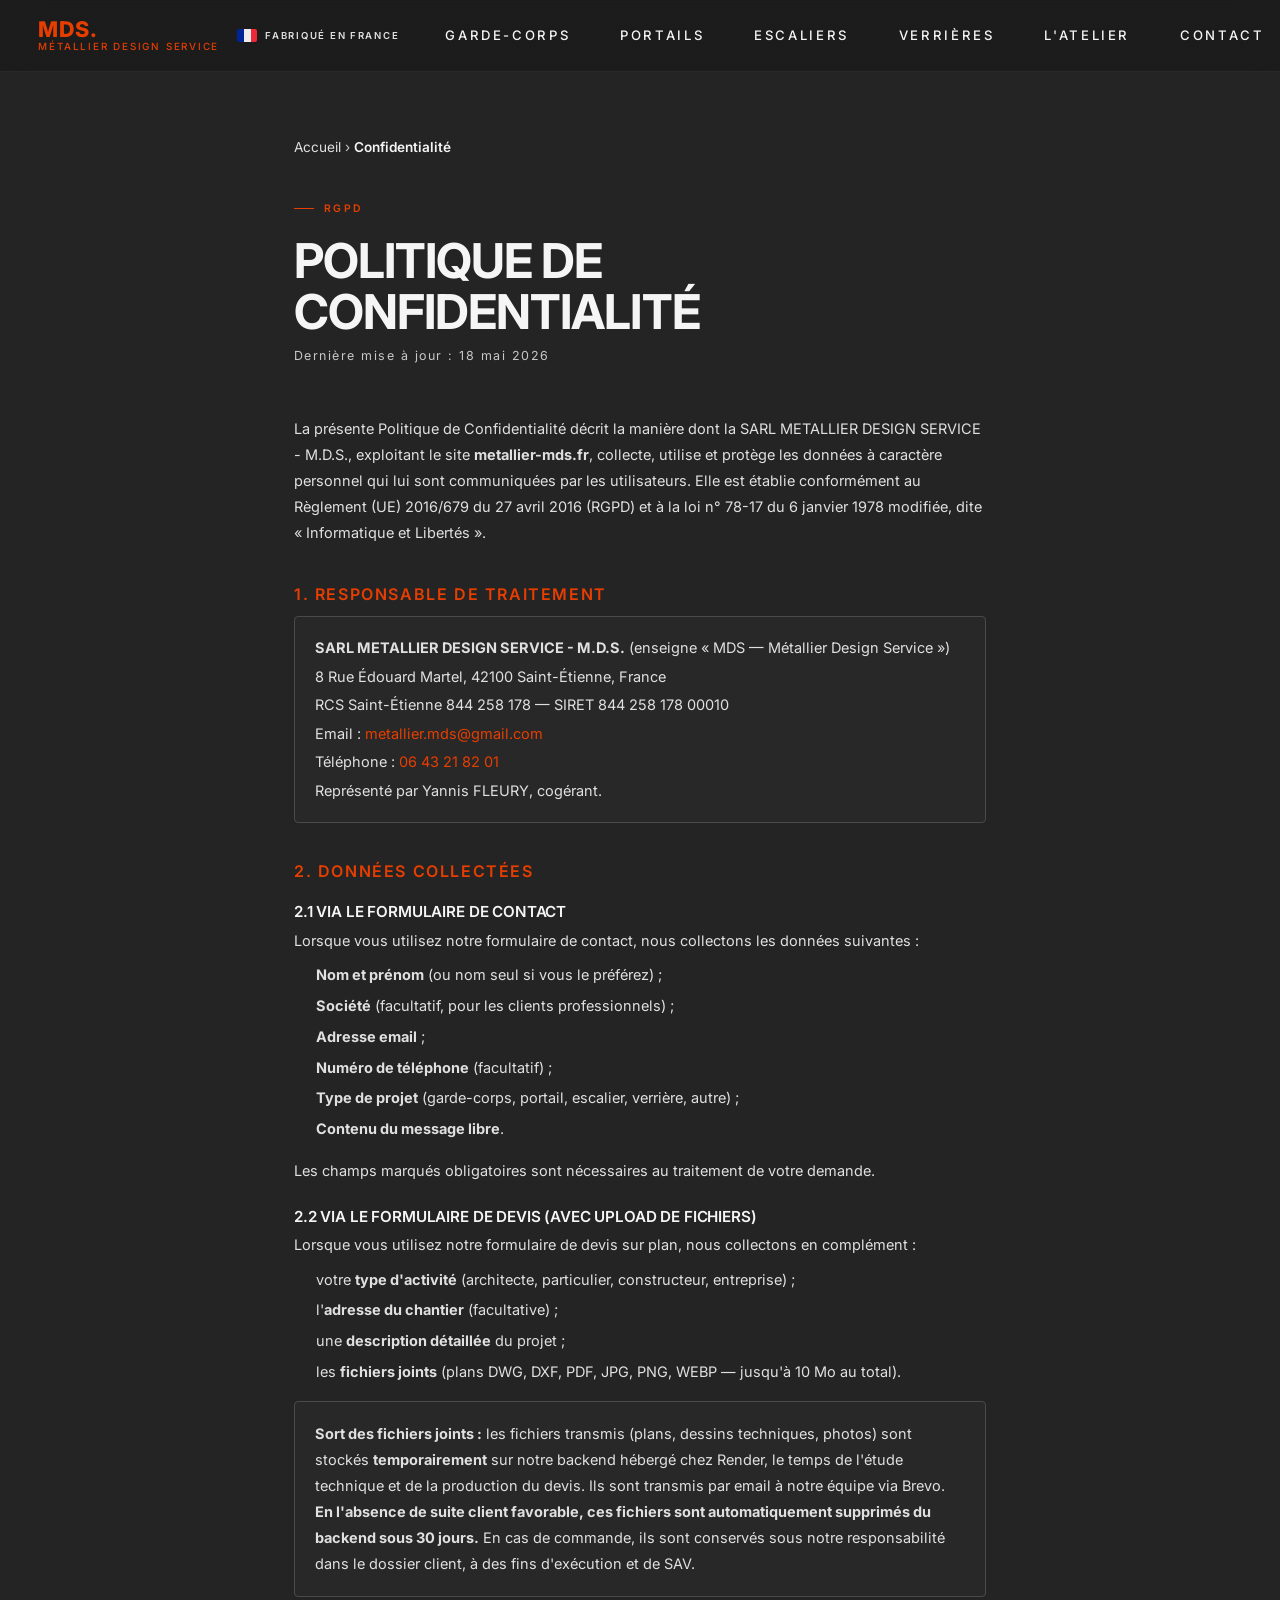
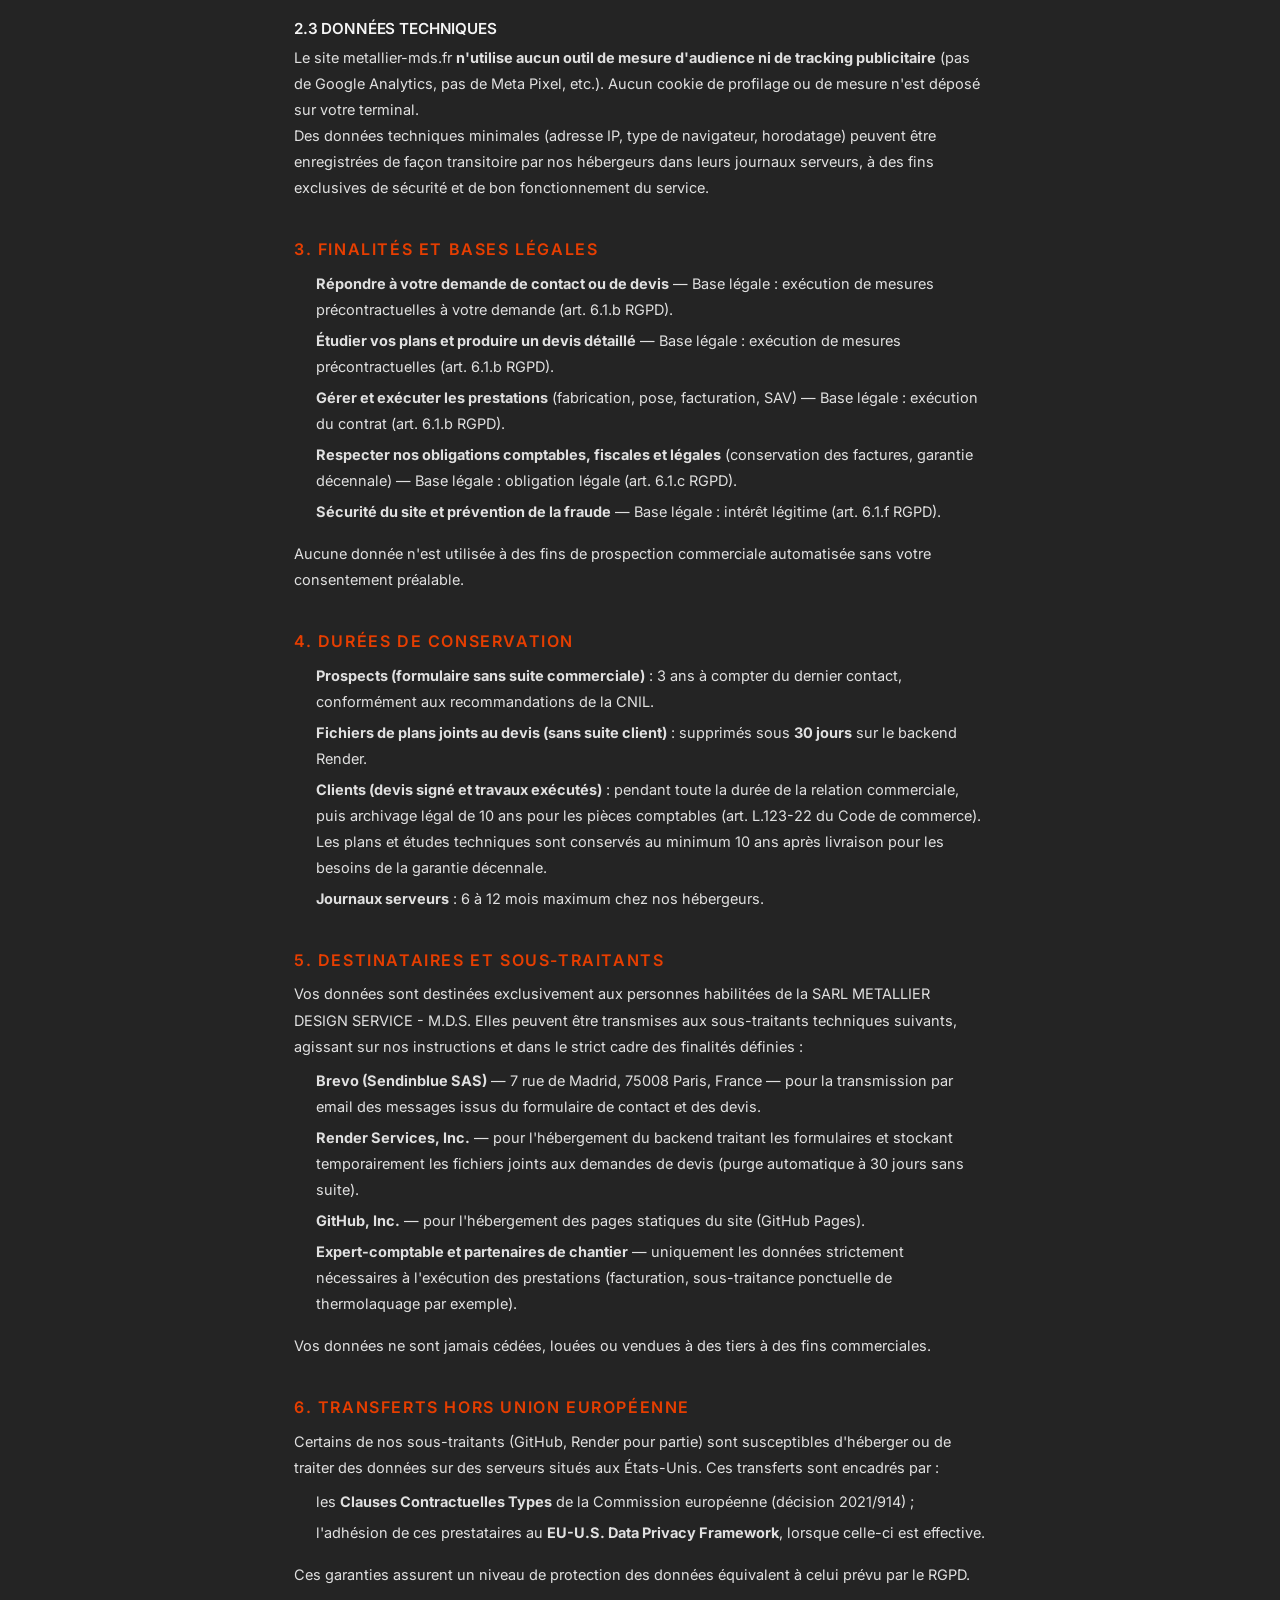
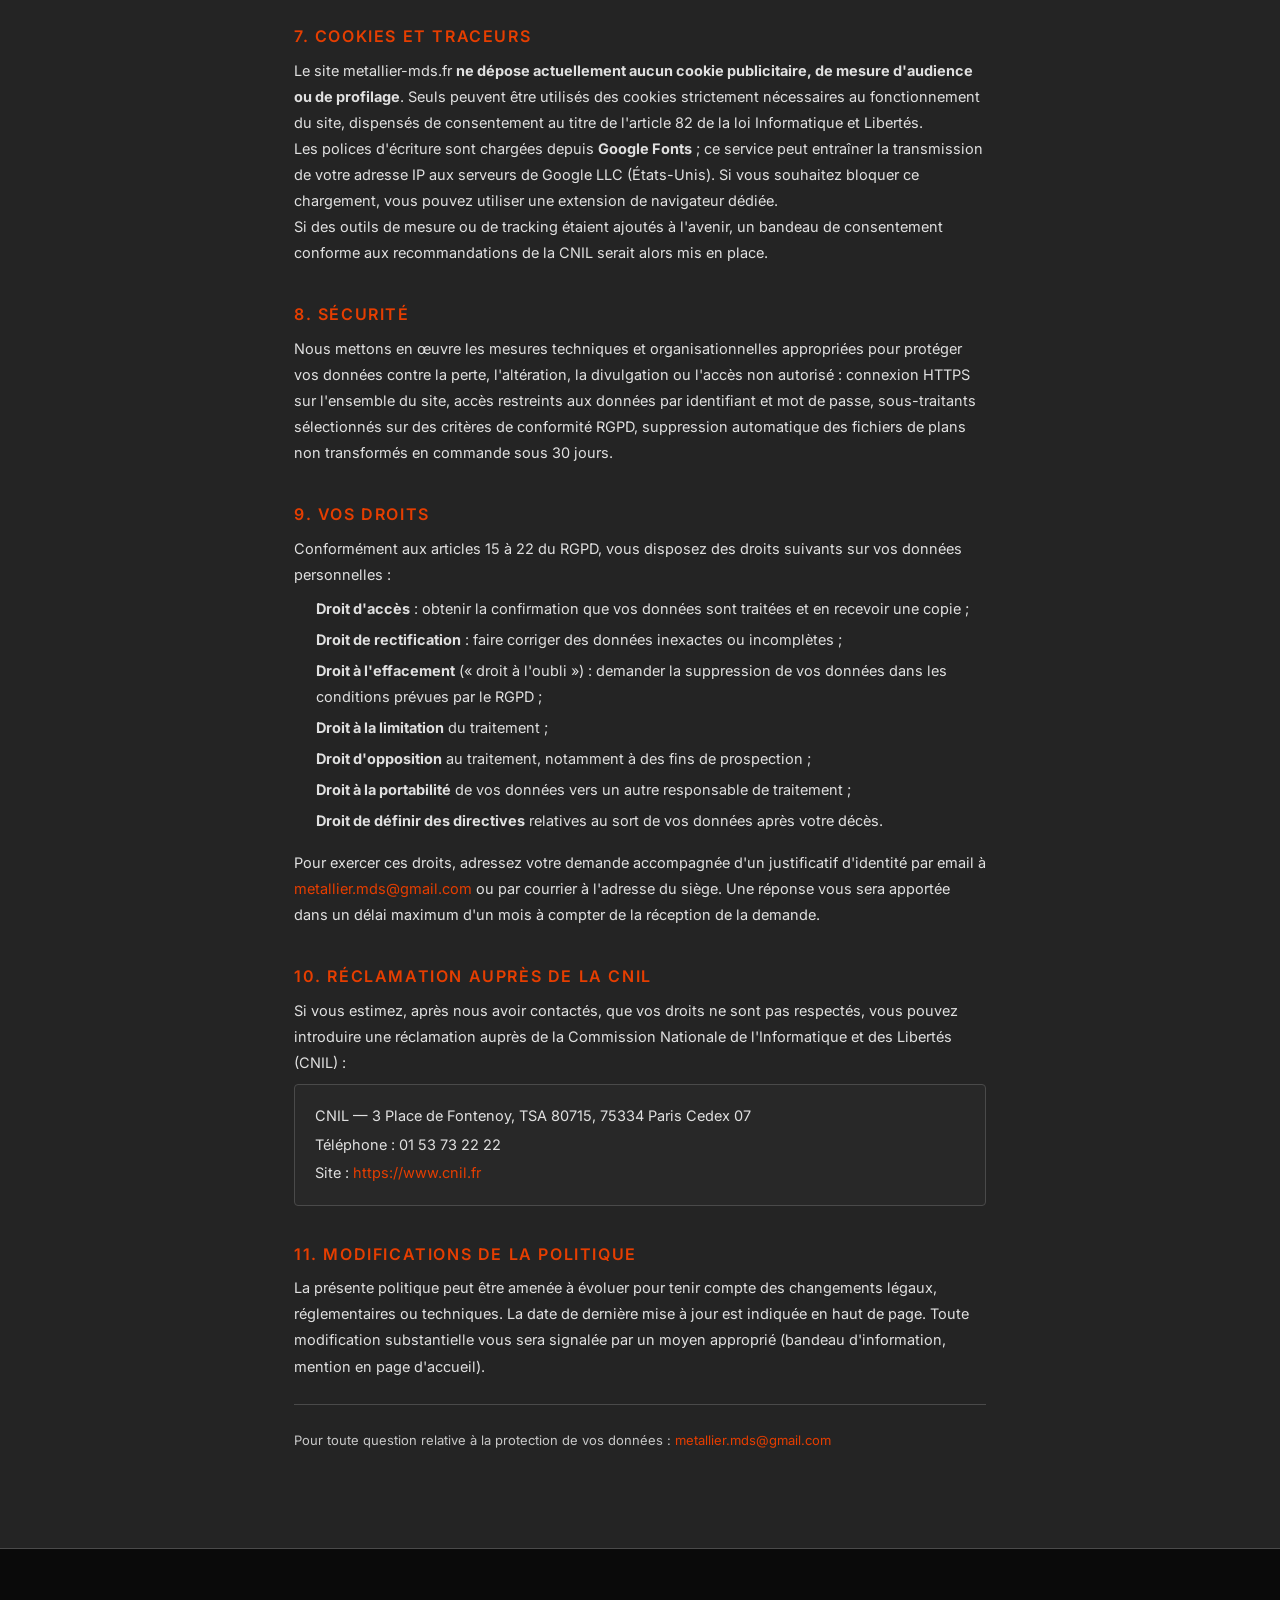
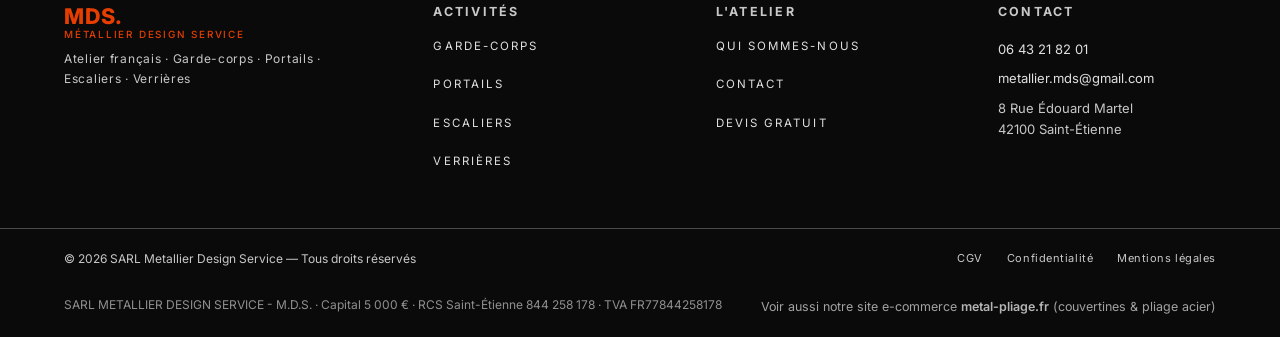
<file: confidentialite.html>
<!DOCTYPE html>
<html lang="fr">
<head>
  <meta charset="UTF-8">
  <meta name="viewport" content="width=device-width, initial-scale=1.0, viewport-fit=cover">
  <title>Politique de Confidentialité — MDS Métallier Design Service</title>
  <meta name="description" content="Politique de confidentialité de metallier-mds.fr : données collectées via formulaires de contact et devis (avec upload de plans), finalités, durées, sous-traitants, droits RGPD.">
  <link rel="preconnect" href="https://fonts.googleapis.com">
  <link rel="preconnect" href="https://fonts.gstatic.com" crossorigin>
  <link href="https://fonts.googleapis.com/css2?family=Inter:wght@300;400;500;600;700;800&display=swap" rel="stylesheet">
  <link rel="canonical" href="https://metallier-mds.fr/confidentialite.html">
  <link rel="icon" type="image/svg+xml" href="/favicon.svg">
  <link rel="apple-touch-icon" sizes="180x180" href="/favicon.svg">
  <meta name="theme-color" content="#1a1a1a">
  <meta property="og:image" content="https://metallier-mds.fr/og-cover.jpg">
  <meta property="og:image:width" content="1200">
  <meta property="og:image:height" content="630">
  <meta property="og:image:alt" content="MDS — Métallier Design Service Saint-Étienne">
  <meta name="twitter:image" content="https://metallier-mds.fr/og-cover.jpg">
  <link rel="stylesheet" href="css/styles.css">
  <link rel="stylesheet" href="css/mds-mobile-bar.css">

  <script type="application/ld+json">
  {
    "@context": "https://schema.org",
    "@type": "BreadcrumbList",
    "itemListElement": [
      { "@type": "ListItem", "position": 1, "name": "Accueil", "item": "https://metallier-mds.fr/" },
      { "@type": "ListItem", "position": 2, "name": "Confidentialité", "item": "https://metallier-mds.fr/confidentialite.html" }
    ]
  }
  </script>

  <style>
    .skip-link {
      position: absolute; top: -100px; left: 1rem;
      background: var(--accent); color: #fff;
      padding: 0.7rem 1.2rem; border-radius: 4px;
      z-index: 10000; font-weight: 600; font-size: 0.9rem;
      text-decoration: none; transition: top var(--t) var(--ease);
    }
    .skip-link:focus { top: 1rem; outline: 2px solid #fff; outline-offset: 2px; }

    .footer-inner { grid-template-columns: 1.4fr 1fr 1fr 1fr !important; }
    .footer-brand .footer-tagline { max-width: 280px; }
    @media (max-width: 900px) { .footer-inner { grid-template-columns: 1fr 1fr !important; } }
    @media (max-width: 600px) { .footer-inner { grid-template-columns: 1fr !important; } }
    .logo-mds {
      display: inline-flex; flex-direction: column; gap: 2px;
      font-family: var(--font-head); font-weight: 800;
      font-size: 1.2rem; letter-spacing: 0.04em;
      color: var(--text-primary); text-decoration: none; line-height: 1;
    }
    .logo-mds-main { font-size: 1.35rem; }
    .logo-mds-main span { color: var(--accent); }
    .logo-mds-sub {
      font-size: 0.62rem; font-weight: 500; letter-spacing: 0.18em;
      text-transform: uppercase; color: var(--text-muted);
    }

    .legal-page { max-width: 820px; margin: 0 auto; padding: calc(var(--nav-h) + 4rem) clamp(1.5rem,5vw,4rem) 6rem; }
    .legal-page h1 { font-size: clamp(2rem,4vw,3rem); margin-bottom: 0.5rem; color: var(--text-primary); }
    .legal-page .meta { font-size: 0.78rem; color: var(--text-muted); letter-spacing: 0.12em; margin-bottom: 3rem; }
    .legal-page h2 { font-size: 1rem; font-weight: 600; letter-spacing: 0.1em; margin: 2.5rem 0 0.8rem; color: var(--accent); text-transform: uppercase; }
    .legal-page h3 { font-size: 0.95rem; font-weight: 600; margin: 1.5rem 0 0.5rem; color: var(--text-primary); }
    .legal-page p, .legal-page li { font-size: 14.5px; line-height: 1.8; color: var(--text-secondary); }
    .legal-page ul { padding-left: 1.4rem; margin: 0.5rem 0 1rem; }
    .legal-page li { margin-bottom: 0.3rem; }
    .legal-divider { height: 1px; background: var(--border); margin: 1.5rem 0; }
    .legal-page .info-block { background: rgba(255,255,255,0.02); border: 1px solid var(--border); border-radius: 4px; padding: 1rem 1.25rem; margin: 0.5rem 0 1rem; }
    .legal-page .info-block p { margin: 0.15rem 0; }
    .legal-page .breadcrumb {
      font-size: 0.85rem; color: var(--text-muted); margin-bottom: 2rem;
    }
    .legal-page .breadcrumb a { color: var(--text-secondary); text-decoration: none; }
    .legal-page .breadcrumb a:hover { color: var(--accent); }
    .legal-page .breadcrumb [aria-current="page"] { color: var(--text-primary); font-weight: 600; }
  </style>
</head>
<body>
  <a href="#main-content" class="skip-link">Aller au contenu principal</a>

  <!-- NAVIGATION -->
  <nav id="navbar" aria-label="Navigation principale">
    <div class="nav-inner">
      <div class="nav-left">
        <a href="index.html" class="logo logo-mds" aria-label="MDS — Métallier Design Service — Accueil">
          <span class="logo-mds-main">MDS<span>.</span></span>
          <span class="logo-mds-sub">Métallier Design Service</span>
        </a>
        <div class="france-badge" aria-label="Fabriqué en France">
          <div class="france-flag" aria-hidden="true">
            <span class="f-blue"></span><span class="f-white"></span><span class="f-red"></span>
          </div>
          Fabriqué en France
        </div>
      </div>
      <button class="nav-hamburger" aria-label="Ouvrir le menu" aria-expanded="false" aria-controls="nav-links">
        <span></span><span></span><span></span>
      </button>
      <ul id="nav-links" role="list">
        <li class="nav-item"><a href="garde-corps.html">Garde-corps</a></li>
        <li class="nav-item"><a href="portails.html">Portails</a></li>
        <li class="nav-item"><a href="escaliers.html">Escaliers</a></li>
        <li class="nav-item"><a href="verrieres.html">Verrières</a></li>
        <li class="nav-item"><a href="atelier.html">L'atelier</a></li>
        <li class="nav-item"><a href="contact.html">Contact</a></li>
      </ul>
      <div class="nav-right">
        <a href="devis.html" class="nav-cta btn-outline">Devis gratuit</a>
      </div>
    </div>
  </nav>

  <main class="legal-page" id="main-content">
    <nav class="breadcrumb" aria-label="Fil d'Ariane">
      <a href="index.html">Accueil</a><span aria-hidden="true"> › </span><span aria-current="page">Confidentialité</span>
    </nav>
    <span class="section-label">RGPD</span>
    <h1>Politique de Confidentialité</h1>
    <p class="meta">Dernière mise à jour : 18 mai 2026</p>

    <p>La présente Politique de Confidentialité décrit la manière dont la SARL METALLIER DESIGN SERVICE - M.D.S., exploitant le site <strong>metallier-mds.fr</strong>, collecte, utilise et protège les données à caractère personnel qui lui sont communiquées par les utilisateurs. Elle est établie conformément au Règlement (UE) 2016/679 du 27 avril 2016 (RGPD) et à la loi n° 78-17 du 6 janvier 1978 modifiée, dite « Informatique et Libertés ».</p>

    <h2>1. Responsable de traitement</h2>
    <div class="info-block">
      <p><strong>SARL METALLIER DESIGN SERVICE - M.D.S.</strong> (enseigne « MDS — Métallier Design Service »)</p>
      <p>8 Rue Édouard Martel, 42100 Saint-Étienne, France</p>
      <p>RCS Saint-Étienne 844 258 178 — SIRET 844 258 178 00010</p>
      <p>Email : <a href="mailto:metallier.mds@gmail.com" style="color:var(--accent)">metallier.mds@gmail.com</a></p>
      <p>Téléphone : <a href="tel:+33643218201" style="color:var(--accent)">06 43 21 82 01</a></p>
      <p>Représenté par Yannis FLEURY, cogérant.</p>
    </div>

    <h2>2. Données collectées</h2>

    <h3>2.1 Via le formulaire de contact</h3>
    <p>Lorsque vous utilisez notre formulaire de contact, nous collectons les données suivantes :</p>
    <ul>
      <li><strong>Nom et prénom</strong> (ou nom seul si vous le préférez) ;</li>
      <li><strong>Société</strong> (facultatif, pour les clients professionnels) ;</li>
      <li><strong>Adresse email</strong> ;</li>
      <li><strong>Numéro de téléphone</strong> (facultatif) ;</li>
      <li><strong>Type de projet</strong> (garde-corps, portail, escalier, verrière, autre) ;</li>
      <li><strong>Contenu du message libre</strong>.</li>
    </ul>
    <p>Les champs marqués obligatoires sont nécessaires au traitement de votre demande.</p>

    <h3>2.2 Via le formulaire de devis (avec upload de fichiers)</h3>
    <p>Lorsque vous utilisez notre formulaire de devis sur plan, nous collectons en complément :</p>
    <ul>
      <li>votre <strong>type d'activité</strong> (architecte, particulier, constructeur, entreprise) ;</li>
      <li>l'<strong>adresse du chantier</strong> (facultative) ;</li>
      <li>une <strong>description détaillée</strong> du projet ;</li>
      <li>les <strong>fichiers joints</strong> (plans DWG, DXF, PDF, JPG, PNG, WEBP — jusqu'à 10 Mo au total).</li>
    </ul>
    <div class="info-block">
      <p><strong>Sort des fichiers joints :</strong> les fichiers transmis (plans, dessins techniques, photos) sont stockés <strong>temporairement</strong> sur notre backend hébergé chez Render, le temps de l'étude technique et de la production du devis. Ils sont transmis par email à notre équipe via Brevo. <strong>En l'absence de suite client favorable, ces fichiers sont automatiquement supprimés du backend sous 30 jours.</strong> En cas de commande, ils sont conservés sous notre responsabilité dans le dossier client, à des fins d'exécution et de SAV.</p>
    </div>

    <h3>2.3 Données techniques</h3>
    <p>Le site metallier-mds.fr <strong>n'utilise aucun outil de mesure d'audience ni de tracking publicitaire</strong> (pas de Google Analytics, pas de Meta Pixel, etc.). Aucun cookie de profilage ou de mesure n'est déposé sur votre terminal.</p>
    <p>Des données techniques minimales (adresse IP, type de navigateur, horodatage) peuvent être enregistrées de façon transitoire par nos hébergeurs dans leurs journaux serveurs, à des fins exclusives de sécurité et de bon fonctionnement du service.</p>

    <h2>3. Finalités et bases légales</h2>
    <ul>
      <li><strong>Répondre à votre demande de contact ou de devis</strong> — Base légale : exécution de mesures précontractuelles à votre demande (art. 6.1.b RGPD).</li>
      <li><strong>Étudier vos plans et produire un devis détaillé</strong> — Base légale : exécution de mesures précontractuelles (art. 6.1.b RGPD).</li>
      <li><strong>Gérer et exécuter les prestations</strong> (fabrication, pose, facturation, SAV) — Base légale : exécution du contrat (art. 6.1.b RGPD).</li>
      <li><strong>Respecter nos obligations comptables, fiscales et légales</strong> (conservation des factures, garantie décennale) — Base légale : obligation légale (art. 6.1.c RGPD).</li>
      <li><strong>Sécurité du site et prévention de la fraude</strong> — Base légale : intérêt légitime (art. 6.1.f RGPD).</li>
    </ul>
    <p>Aucune donnée n'est utilisée à des fins de prospection commerciale automatisée sans votre consentement préalable.</p>

    <h2>4. Durées de conservation</h2>
    <ul>
      <li><strong>Prospects (formulaire sans suite commerciale)</strong> : 3 ans à compter du dernier contact, conformément aux recommandations de la CNIL.</li>
      <li><strong>Fichiers de plans joints au devis (sans suite client)</strong> : supprimés sous <strong>30 jours</strong> sur le backend Render.</li>
      <li><strong>Clients (devis signé et travaux exécutés)</strong> : pendant toute la durée de la relation commerciale, puis archivage légal de 10 ans pour les pièces comptables (art. L.123-22 du Code de commerce). Les plans et études techniques sont conservés au minimum 10 ans après livraison pour les besoins de la garantie décennale.</li>
      <li><strong>Journaux serveurs</strong> : 6 à 12 mois maximum chez nos hébergeurs.</li>
    </ul>

    <h2>5. Destinataires et sous-traitants</h2>
    <p>Vos données sont destinées exclusivement aux personnes habilitées de la SARL METALLIER DESIGN SERVICE - M.D.S. Elles peuvent être transmises aux sous-traitants techniques suivants, agissant sur nos instructions et dans le strict cadre des finalités définies :</p>
    <ul>
      <li><strong>Brevo (Sendinblue SAS)</strong> — 7 rue de Madrid, 75008 Paris, France — pour la transmission par email des messages issus du formulaire de contact et des devis.</li>
      <li><strong>Render Services, Inc.</strong> — pour l'hébergement du backend traitant les formulaires et stockant temporairement les fichiers joints aux demandes de devis (purge automatique à 30 jours sans suite).</li>
      <li><strong>GitHub, Inc.</strong> — pour l'hébergement des pages statiques du site (GitHub Pages).</li>
      <li><strong>Expert-comptable et partenaires de chantier</strong> — uniquement les données strictement nécessaires à l'exécution des prestations (facturation, sous-traitance ponctuelle de thermolaquage par exemple).</li>
    </ul>
    <p>Vos données ne sont jamais cédées, louées ou vendues à des tiers à des fins commerciales.</p>

    <h2>6. Transferts hors Union européenne</h2>
    <p>Certains de nos sous-traitants (GitHub, Render pour partie) sont susceptibles d'héberger ou de traiter des données sur des serveurs situés aux États-Unis. Ces transferts sont encadrés par :</p>
    <ul>
      <li>les <strong>Clauses Contractuelles Types</strong> de la Commission européenne (décision 2021/914) ;</li>
      <li>l'adhésion de ces prestataires au <strong>EU-U.S. Data Privacy Framework</strong>, lorsque celle-ci est effective.</li>
    </ul>
    <p>Ces garanties assurent un niveau de protection des données équivalent à celui prévu par le RGPD.</p>

    <h2>7. Cookies et traceurs</h2>
    <p>Le site metallier-mds.fr <strong>ne dépose actuellement aucun cookie publicitaire, de mesure d'audience ou de profilage</strong>. Seuls peuvent être utilisés des cookies strictement nécessaires au fonctionnement du site, dispensés de consentement au titre de l'article 82 de la loi Informatique et Libertés.</p>
    <p>Les polices d'écriture sont chargées depuis <strong>Google Fonts</strong> ; ce service peut entraîner la transmission de votre adresse IP aux serveurs de Google LLC (États-Unis). Si vous souhaitez bloquer ce chargement, vous pouvez utiliser une extension de navigateur dédiée.</p>
    <p>Si des outils de mesure ou de tracking étaient ajoutés à l'avenir, un bandeau de consentement conforme aux recommandations de la CNIL serait alors mis en place.</p>

    <h2>8. Sécurité</h2>
    <p>Nous mettons en œuvre les mesures techniques et organisationnelles appropriées pour protéger vos données contre la perte, l'altération, la divulgation ou l'accès non autorisé : connexion HTTPS sur l'ensemble du site, accès restreints aux données par identifiant et mot de passe, sous-traitants sélectionnés sur des critères de conformité RGPD, suppression automatique des fichiers de plans non transformés en commande sous 30 jours.</p>

    <h2>9. Vos droits</h2>
    <p>Conformément aux articles 15 à 22 du RGPD, vous disposez des droits suivants sur vos données personnelles :</p>
    <ul>
      <li><strong>Droit d'accès</strong> : obtenir la confirmation que vos données sont traitées et en recevoir une copie ;</li>
      <li><strong>Droit de rectification</strong> : faire corriger des données inexactes ou incomplètes ;</li>
      <li><strong>Droit à l'effacement</strong> (« droit à l'oubli ») : demander la suppression de vos données dans les conditions prévues par le RGPD ;</li>
      <li><strong>Droit à la limitation</strong> du traitement ;</li>
      <li><strong>Droit d'opposition</strong> au traitement, notamment à des fins de prospection ;</li>
      <li><strong>Droit à la portabilité</strong> de vos données vers un autre responsable de traitement ;</li>
      <li><strong>Droit de définir des directives</strong> relatives au sort de vos données après votre décès.</li>
    </ul>
    <p>Pour exercer ces droits, adressez votre demande accompagnée d'un justificatif d'identité par email à <a href="mailto:metallier.mds@gmail.com" style="color:var(--accent)">metallier.mds@gmail.com</a> ou par courrier à l'adresse du siège. Une réponse vous sera apportée dans un délai maximum d'un mois à compter de la réception de la demande.</p>

    <h2>10. Réclamation auprès de la CNIL</h2>
    <p>Si vous estimez, après nous avoir contactés, que vos droits ne sont pas respectés, vous pouvez introduire une réclamation auprès de la Commission Nationale de l'Informatique et des Libertés (CNIL) :</p>
    <div class="info-block">
      <p>CNIL — 3 Place de Fontenoy, TSA 80715, 75334 Paris Cedex 07</p>
      <p>Téléphone : 01 53 73 22 22</p>
      <p>Site : <a href="https://www.cnil.fr" target="_blank" rel="noopener" style="color:var(--accent)">https://www.cnil.fr</a></p>
    </div>

    <h2>11. Modifications de la politique</h2>
    <p>La présente politique peut être amenée à évoluer pour tenir compte des changements légaux, réglementaires ou techniques. La date de dernière mise à jour est indiquée en haut de page. Toute modification substantielle vous sera signalée par un moyen approprié (bandeau d'information, mention en page d'accueil).</p>

    <div class="legal-divider"></div>
    <p style="font-size:13px;color:var(--text-muted);">Pour toute question relative à la protection de vos données : <a href="mailto:metallier.mds@gmail.com" style="color:var(--accent)">metallier.mds@gmail.com</a></p>
  </main>

  <!-- FOOTER -->
  <footer id="footer" role="contentinfo">
    <div class="footer-inner">
      <div class="footer-brand">
        <a href="index.html" class="logo footer-logo logo-mds" aria-label="MDS — Retour à l'accueil">
          <span class="logo-mds-main">MDS<span>.</span></span>
          <span class="logo-mds-sub">Métallier Design Service</span>
        </a>
        <p class="footer-tagline">Atelier français · Garde-corps · Portails · Escaliers · Verrières</p>
      </div>
      <nav class="footer-nav" aria-label="Activités">
        <h4 style="font-size:0.78rem;letter-spacing:0.18em;text-transform:uppercase;color:var(--text-muted);margin-bottom:0.8rem;">Activités</h4>
        <ul role="list">
          <li><a href="garde-corps.html">Garde-corps</a></li>
          <li><a href="portails.html">Portails</a></li>
          <li><a href="escaliers.html">Escaliers</a></li>
          <li><a href="verrieres.html">Verrières</a></li>
        </ul>
      </nav>
      <nav class="footer-nav" aria-label="L'atelier">
        <h4 style="font-size:0.78rem;letter-spacing:0.18em;text-transform:uppercase;color:var(--text-muted);margin-bottom:0.8rem;">L'atelier</h4>
        <ul role="list">
          <li><a href="atelier.html">Qui sommes-nous</a></li>
          <li><a href="contact.html">Contact</a></li>
          <li><a href="devis.html">Devis gratuit</a></li>
        </ul>
      </nav>
      <address class="footer-contact">
        <h4 style="font-size:0.78rem;letter-spacing:0.18em;text-transform:uppercase;color:var(--text-muted);margin-bottom:0.8rem;font-style:normal;">Contact</h4>
        <p><a href="tel:+33643218201">06 43 21 82 01</a></p>
        <p><a href="mailto:metallier.mds@gmail.com">metallier.mds@gmail.com</a></p>
        <p>8 Rue Édouard Martel<br>42100 Saint-Étienne</p>
      </address>
    </div>
    <div class="footer-bottom">
      <p>© <span id="footer-year">2026</span> SARL Metallier Design Service — Tous droits réservés</p>
      <div class="footer-legal-links">
        <a href="cgv.html">CGV</a>
        <a href="confidentialite.html" aria-current="page">Confidentialité</a>
        <a href="mentions-legales.html">Mentions légales</a>
      </div>
      <p class="footer-legal-line">SARL METALLIER DESIGN SERVICE - M.D.S. · Capital 5 000 € · RCS Saint-Étienne 844 258 178 · TVA FR77844258178</p>
      <a href="https://metal-pliage.fr" target="_blank" rel="noopener" style="display:inline-block;margin-top:0.8rem;font-size:0.78rem;color:var(--text-muted);text-decoration:none;opacity:0.8;">
        Voir aussi notre site e-commerce <strong style="color:var(--text-secondary);font-weight:600;">metal-pliage.fr</strong> (couvertines & pliage acier)
      </a>
    </div>
  </footer>

  <script>
    (function(){
      var y = document.getElementById('footer-year');
      if (y) y.textContent = new Date().getFullYear();
    })();
    (function(){
      var nav = document.getElementById('navbar');
      var burger = document.querySelector('.nav-hamburger');
      var links = document.getElementById('nav-links');
      if (burger && nav) {
        burger.addEventListener('click', function(){
          var open = nav.classList.toggle('nav-open');
          burger.setAttribute('aria-expanded', open ? 'true' : 'false');
        });
      }
      if (links) {
        links.querySelectorAll('a').forEach(function(a){
          a.addEventListener('click', function(){
            nav.classList.remove('nav-open');
            if (burger) burger.setAttribute('aria-expanded', 'false');
          });
        });
      }
      var onScroll = function(){
        if (window.scrollY > 30) nav.classList.add('scrolled');
        else nav.classList.remove('scrolled');
      };
      window.addEventListener('scroll', onScroll, { passive: true });
      onScroll();
    })();
  </script>

<!-- Barre d'action mobile -->
<div class="mds-mobile-bar">
  <a href="tel:+33643218201" class="mmb-call">
    <svg width="17" height="17" viewBox="0 0 24 24" fill="none" stroke="currentColor" stroke-width="2.2" stroke-linecap="round" aria-hidden="true"><path d="M22 16.92v3a2 2 0 0 1-2.18 2 19.79 19.79 0 0 1-8.63-3.07 19.5 19.5 0 0 1-6-6A19.79 19.79 0 0 1 2.12 4.18 2 2 0 0 1 4.11 2h3a2 2 0 0 1 2 1.72c.13.96.36 1.9.7 2.81a2 2 0 0 1-.45 2.11L8.09 9.91a16 16 0 0 0 6 6l1.27-1.27a2 2 0 0 1 2.11-.45c.91.34 1.85.57 2.81.7A2 2 0 0 1 22 16.92z"/></svg>
    Appeler
  </a>
  <a href="devis.html" class="mmb-devis">Devis gratuit</a>
</div>
</body>
</html>
</file>
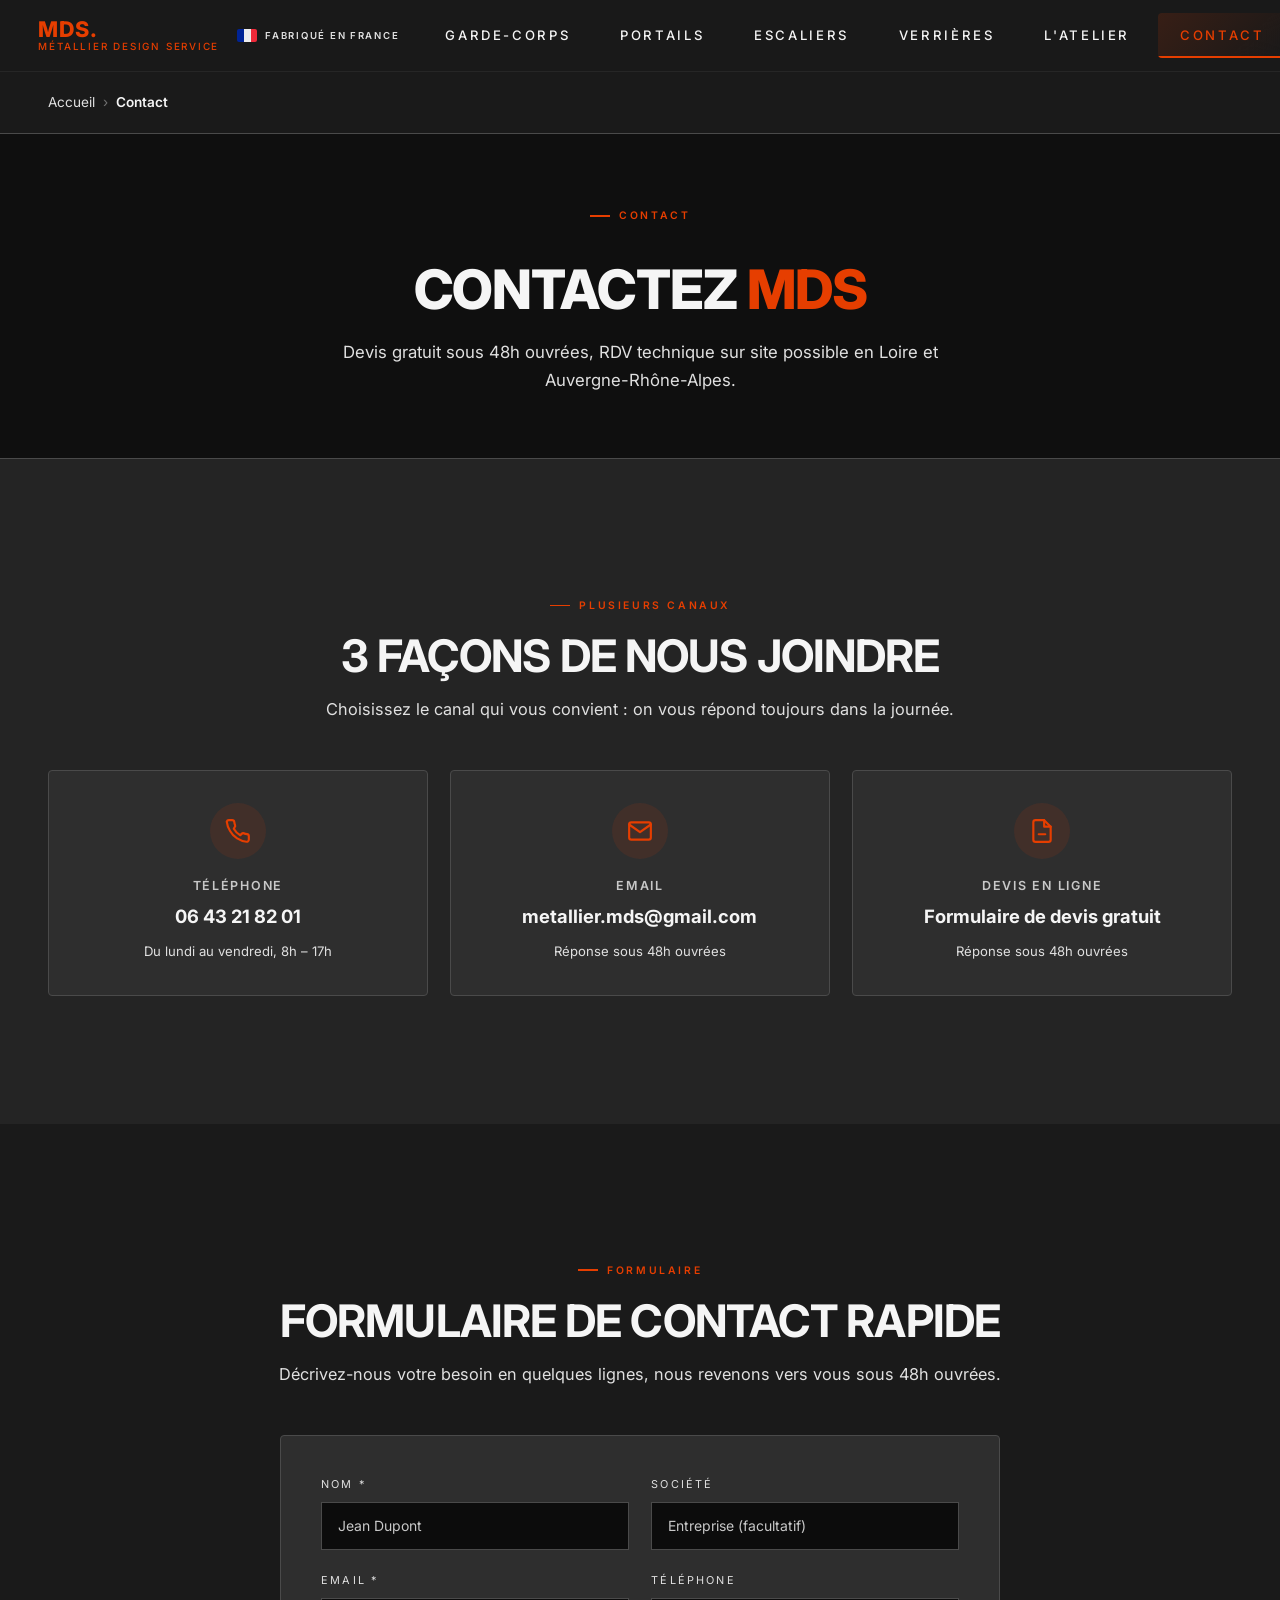
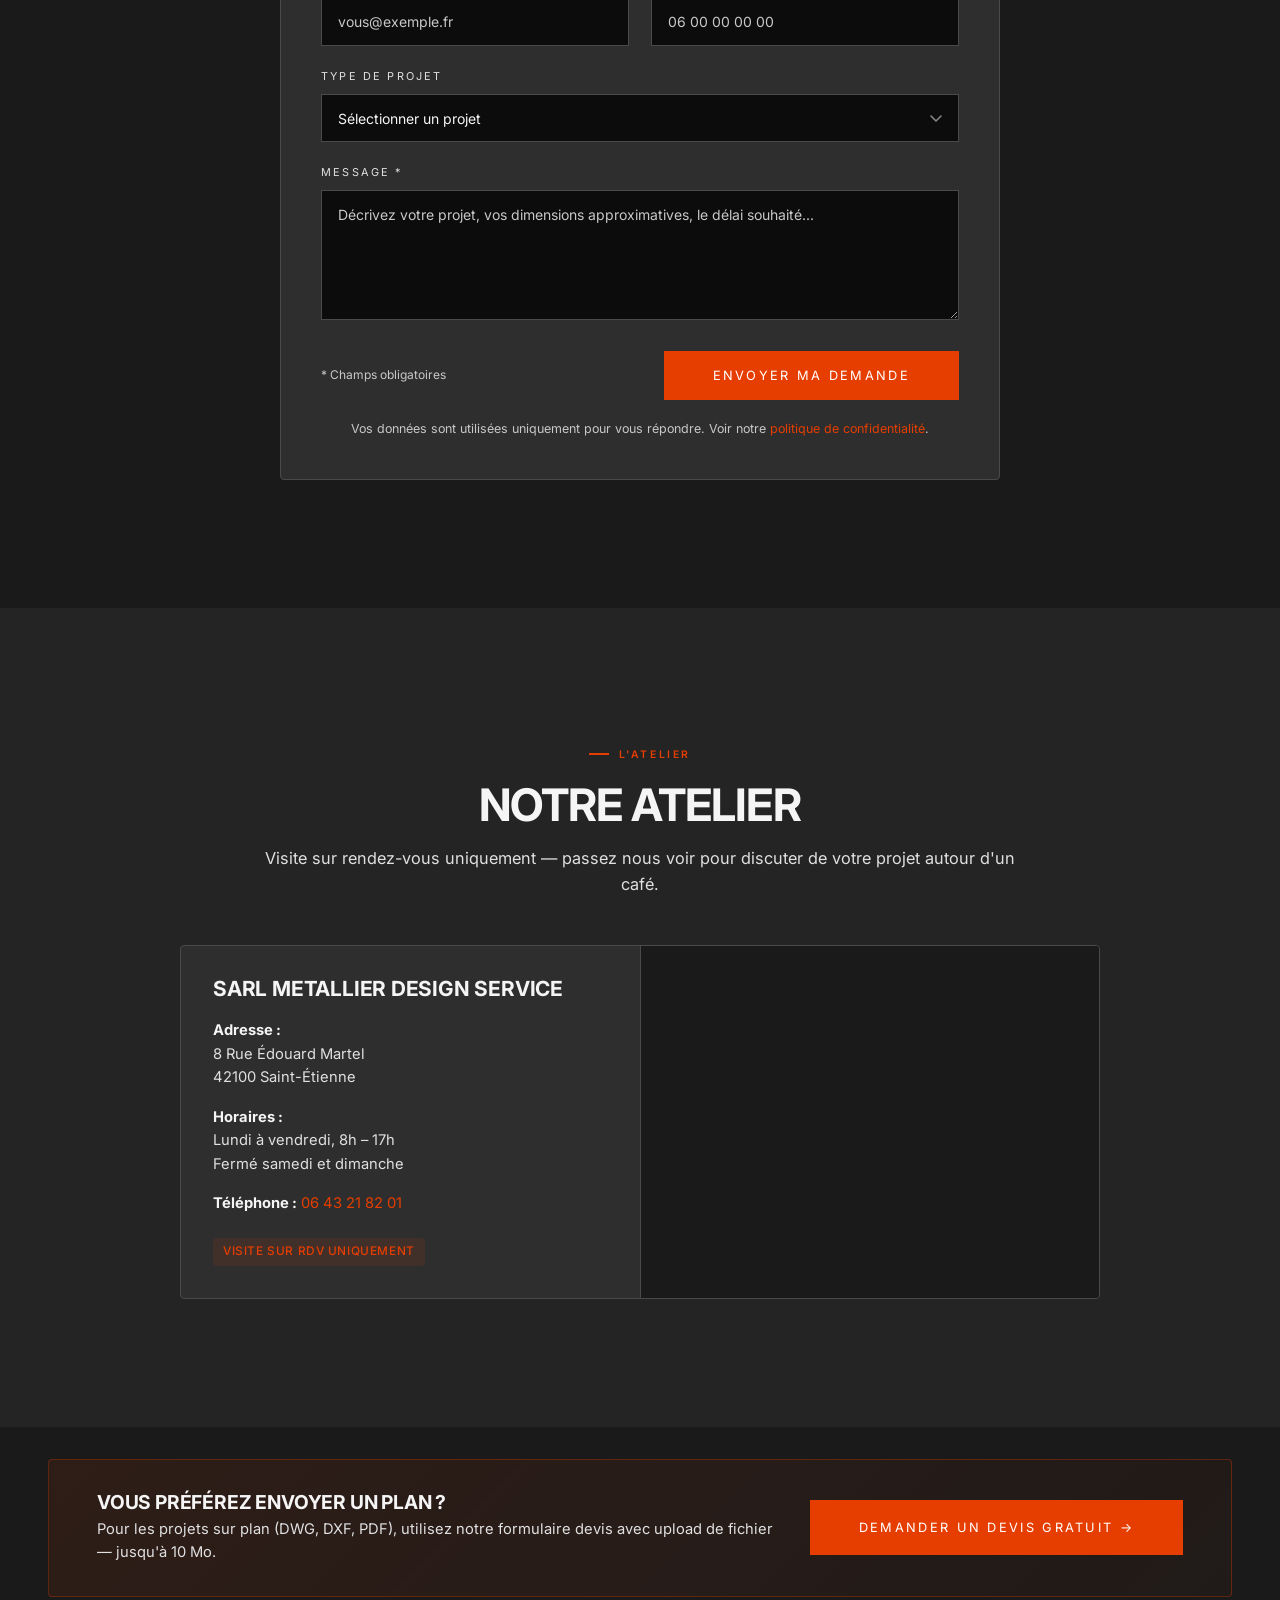
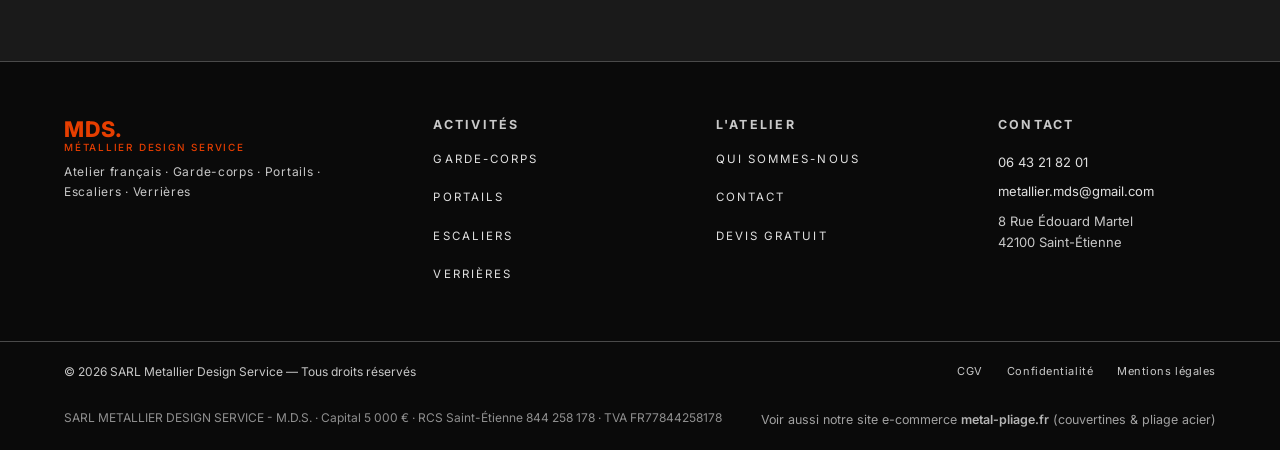
<file: contact.html>
<!DOCTYPE html>
<html lang="fr">
<head>
  <meta charset="UTF-8">
  <meta name="viewport" content="width=device-width, initial-scale=1.0, viewport-fit=cover">
  <meta name="description" content="Contactez MDS Saint-Étienne — Métallier Design Service. Devis gratuit sous 48h ouvrées, RDV technique sur site en Loire et Auvergne-Rhône-Alpes.">
  <meta property="og:title" content="Contact — MDS Métallier Saint-Étienne">
  <meta property="og:description" content="Devis gratuit sous 48h ouvrées. Téléphone, email, formulaire en ligne.">
  <meta property="og:type" content="website">
  <meta property="og:locale" content="fr_FR">
  <meta name="twitter:card" content="summary_large_image">
  <title>Contact et devis — MDS Métallier Saint-Étienne</title>
  <link rel="preconnect" href="https://fonts.googleapis.com">
  <link rel="preconnect" href="https://fonts.gstatic.com" crossorigin>
  <link href="https://fonts.googleapis.com/css2?family=Inter:wght@300;400;500;600;700;800&display=swap" rel="stylesheet">
  <link rel="canonical" href="https://metallier-mds.fr/contact.html">
  <link rel="icon" type="image/svg+xml" href="/favicon.svg">
  <link rel="apple-touch-icon" sizes="180x180" href="/favicon.svg">
  <meta name="theme-color" content="#1a1a1a">
  <meta property="og:image" content="https://metallier-mds.fr/og-cover.jpg">
  <meta property="og:image:width" content="1200">
  <meta property="og:image:height" content="630">
  <meta name="twitter:image" content="https://metallier-mds.fr/og-cover.jpg">
  <link rel="stylesheet" href="css/styles.css">
  <link rel="stylesheet" href="css/mds-mobile-bar.css">

  <script type="application/ld+json">
  {
    "@context": "https://schema.org",
    "@type": "BreadcrumbList",
    "itemListElement": [
      { "@type": "ListItem", "position": 1, "name": "Accueil", "item": "https://metallier-mds.fr/" },
      { "@type": "ListItem", "position": 2, "name": "Contact", "item": "https://metallier-mds.fr/contact.html" }
    ]
  }
  </script>
  <script type="application/ld+json">
  {
    "@context": "https://schema.org",
    "@type": "LocalBusiness",
    "@id": "https://metallier-mds.fr/#organisation",
    "name": "MDS - Metallier Design Service",
    "image": "https://metallier-mds.fr/og-cover.jpg",
    "telephone": "+33643218201",
    "email": "metallier.mds@gmail.com",
    "address": {
      "@type": "PostalAddress",
      "streetAddress": "8 Rue Édouard Martel",
      "postalCode": "42100",
      "addressLocality": "Saint-Étienne",
      "addressCountry": "FR"
    },
    "openingHoursSpecification": [{
      "@type": "OpeningHoursSpecification",
      "dayOfWeek": ["Monday","Tuesday","Wednesday","Thursday","Friday"],
      "opens": "08:00",
      "closes": "17:00"
    }]
  }
  </script>

  <style>
    .skip-link {
      position: absolute; top: -100px; left: 1rem;
      background: var(--accent); color: #fff;
      padding: 0.7rem 1.2rem; border-radius: 4px;
      z-index: 10000; font-weight: 600; font-size: 0.9rem;
      text-decoration: none; transition: top var(--t) var(--ease);
    }
    .skip-link:focus { top: 1rem; outline: 2px solid #fff; outline-offset: 2px; }

    .footer-inner { grid-template-columns: 1.4fr 1fr 1fr 1fr !important; }
    .footer-brand .footer-tagline { max-width: 280px; }
    @media (max-width: 900px) { .footer-inner { grid-template-columns: 1fr 1fr !important; } }
    @media (max-width: 600px) { .footer-inner { grid-template-columns: 1fr !important; } }
    .logo-mds {
      display: inline-flex; flex-direction: column; gap: 2px;
      font-family: var(--font-head); font-weight: 800;
      font-size: 1.2rem; letter-spacing: 0.04em;
      color: var(--text-primary); text-decoration: none; line-height: 1;
    }
    .logo-mds-main { font-size: 1.35rem; }
    .logo-mds-main span { color: var(--accent); }
    .logo-mds-sub {
      font-size: 0.62rem; font-weight: 500; letter-spacing: 0.18em;
      text-transform: uppercase; color: var(--text-muted);
    }

    .mds-breadcrumb {
      background: #1a1a1a; border-bottom: 1px solid var(--border);
      padding: calc(var(--nav-h) + 1.2rem) 0 1.2rem;
    }
    .mds-breadcrumb-inner {
      max-width: var(--max-w); margin: 0 auto;
      padding: 0 clamp(1.5rem, 4vw, 3rem);
    }
    .mds-breadcrumb ol {
      display: flex; flex-wrap: wrap; gap: 0.5rem;
      list-style: none; padding: 0; margin: 0;
      font-size: 0.85rem; color: var(--text-muted);
    }
    .mds-breadcrumb a { color: var(--text-secondary); text-decoration: none; transition: color var(--t) var(--ease); }
    .mds-breadcrumb a:hover { color: var(--accent); }
    .mds-breadcrumb-sep { color: var(--text-muted); opacity: 0.5; }
    .mds-breadcrumb [aria-current="page"] { color: var(--text-primary); font-weight: 600; }

    /* HERO */
    .mds-contact-hero {
      background: #0f0f0f; padding: 4rem 0;
      border-bottom: 1px solid var(--border); text-align: center;
    }
    .mds-contact-hero-inner {
      max-width: 820px; margin: 0 auto;
      padding: 0 clamp(1.5rem, 4vw, 3rem);
    }
    .mds-contact-hero h1 {
      font-size: clamp(2rem, 4.5vw, 3.4rem);
      font-weight: 800; letter-spacing: -0.02em;
      line-height: 1.1; margin: 1rem 0 1.2rem; color: var(--text-primary);
    }
    .mds-contact-hero h1 .accent { color: var(--accent); }
    .mds-contact-hero-sub {
      color: var(--text-secondary); font-size: 1.05rem;
      line-height: 1.65; max-width: 640px; margin: 0 auto;
    }

    .mds-section { padding: var(--section-pad) 0; }
    .mds-section-inner {
      max-width: var(--max-w); margin: 0 auto;
      padding: 0 clamp(1.5rem, 4vw, 3rem);
    }
    .mds-section-header {
      max-width: 760px; margin: 0 auto 3rem; text-align: center;
    }
    .mds-section-header h2 { margin-bottom: 1rem; }
    .mds-section-header p { color: var(--text-secondary); font-size: 1.02rem; line-height: 1.6; }

    /* 3 CARTES */
    .mds-contact-channels {
      display: grid; grid-template-columns: repeat(3, 1fr); gap: 1.4rem;
    }
    .mds-channel-card {
      background: var(--bg-surface);
      border: 1px solid var(--border);
      border-radius: 4px;
      padding: 2rem 1.6rem;
      text-align: center;
      transition: border-color var(--t) var(--ease), transform var(--t) var(--ease);
      text-decoration: none;
      color: inherit;
      display: flex; flex-direction: column; align-items: center; gap: 0.6rem;
    }
    .mds-channel-card:hover {
      border-color: var(--accent); transform: translateY(-4px);
    }
    .mds-channel-icon {
      width: 56px; height: 56px; border-radius: 50%;
      background: rgba(230,62,0,0.10);
      display: flex; align-items: center; justify-content: center;
      color: var(--accent); margin-bottom: 0.6rem;
    }
    .mds-channel-card h3 {
      font-size: 0.78rem; font-weight: 600;
      letter-spacing: 0.14em; text-transform: uppercase;
      color: var(--text-muted); margin: 0;
    }
    .mds-channel-value {
      font-size: 1.15rem; font-weight: 700;
      color: var(--text-primary); margin: 0;
    }
    .mds-channel-note { font-size: 0.82rem; color: var(--text-secondary); margin: 0; }

    /* FORM */
    .mds-form-wrapper {
      max-width: 720px; margin: 0 auto;
      background: var(--bg-surface);
      border: 1px solid var(--border);
      border-radius: 4px;
      padding: clamp(1.5rem, 4vw, 2.5rem);
    }
    .mds-form-rgpd {
      font-size: 0.78rem; color: var(--text-muted);
      text-align: center; margin-top: 1.2rem; line-height: 1.6;
    }
    .mds-form-rgpd a { color: var(--accent); text-decoration: none; }
    .mds-form-rgpd a:hover { text-decoration: underline; }

    /* ATELIER */
    .mds-atelier-card {
      max-width: 920px; margin: 0 auto;
      display: grid; grid-template-columns: 1fr 1fr; gap: 0;
      background: var(--bg-surface);
      border: 1px solid var(--border);
      border-radius: 4px; overflow: hidden;
    }
    .mds-atelier-info { padding: 2rem; }
    .mds-atelier-info h3 {
      font-size: 1.3rem; font-weight: 700;
      color: var(--text-primary); margin-bottom: 1.2rem;
    }
    .mds-atelier-info p { color: var(--text-secondary); margin: 0.4rem 0; font-size: 0.92rem; line-height: 1.6; }
    .mds-atelier-info p strong { color: var(--text-primary); }
    .mds-atelier-tag {
      display: inline-block;
      margin-top: 1rem; padding: 4px 10px;
      font-size: 0.74rem; font-weight: 500;
      letter-spacing: 0.05em; text-transform: uppercase;
      background: rgba(230,62,0,0.10); color: var(--accent);
      border-radius: 4px;
    }
    .mds-atelier-map {
      background: #1a1a1a; min-height: 280px;
      display: flex; align-items: center; justify-content: center;
      color: var(--text-muted); font-size: 0.85rem; text-align: center;
      padding: 1rem; border-left: 1px solid var(--border);
    }
    .mds-atelier-map svg { margin-bottom: 0.6rem; color: var(--text-muted); }

    /* BANDEAU DEVIS */
    .mds-devis-banner {
      max-width: var(--max-w); margin: 0 auto;
      padding: 2rem clamp(1.5rem, 4vw, 3rem);
      background: linear-gradient(135deg, rgba(230,62,0,0.10), rgba(230,62,0,0.03));
      border: 1px solid rgba(230,62,0,0.30);
      border-radius: 4px;
      display: flex; flex-wrap: wrap;
      align-items: center; justify-content: space-between;
      gap: 1.5rem;
    }
    .mds-devis-banner-text { flex: 1 1 360px; }
    .mds-devis-banner-text h3 {
      font-size: 1.2rem; font-weight: 700;
      color: var(--text-primary); margin-bottom: 0.4rem;
    }
    .mds-devis-banner-text p { color: var(--text-secondary); font-size: 0.92rem; line-height: 1.55; }

    .animate-fadeup {
      opacity: 0; transform: translateY(20px);
      transition: opacity 0.7s var(--ease-out), transform 0.7s var(--ease-out);
      transition-delay: var(--delay, 0s);
    }
    .animate-fadeup.in-view { opacity: 1; transform: translateY(0); }

    @media (max-width: 900px) {
      .mds-contact-channels { grid-template-columns: 1fr; }
      .mds-atelier-card { grid-template-columns: 1fr; }
      .mds-atelier-map { border-left: none; border-top: 1px solid var(--border); }
    }
    @media (max-width: 600px) {
      .mds-devis-banner { flex-direction: column; align-items: flex-start; text-align: left; }
    }
  </style>
</head>
<body>
  <a href="#main-content" class="skip-link">Aller au contenu principal</a>

  <!-- NAVIGATION -->
  <nav id="navbar" aria-label="Navigation principale">
    <div class="nav-inner">
      <div class="nav-left">
        <a href="index.html" class="logo logo-mds" aria-label="MDS — Métallier Design Service — Accueil">
          <span class="logo-mds-main">MDS<span>.</span></span>
          <span class="logo-mds-sub">Métallier Design Service</span>
        </a>
        <div class="france-badge" aria-label="Fabriqué en France">
          <div class="france-flag" aria-hidden="true">
            <span class="f-blue"></span><span class="f-white"></span><span class="f-red"></span>
          </div>
          Fabriqué en France
        </div>
      </div>
      <button class="nav-hamburger" aria-label="Ouvrir le menu" aria-expanded="false" aria-controls="nav-links">
        <span></span><span></span><span></span>
      </button>
      <ul id="nav-links" role="list">
        <li class="nav-item"><a href="garde-corps.html">Garde-corps</a></li>
        <li class="nav-item"><a href="portails.html">Portails</a></li>
        <li class="nav-item"><a href="escaliers.html">Escaliers</a></li>
        <li class="nav-item"><a href="verrieres.html">Verrières</a></li>
        <li class="nav-item"><a href="atelier.html">L'atelier</a></li>
        <li class="nav-item"><a href="contact.html" class="active" aria-current="page">Contact</a></li>
      </ul>
      <div class="nav-right">
        <a href="devis.html" class="nav-cta btn-outline">Devis gratuit</a>
      </div>
    </div>
  </nav>

  <main id="main-content">

  <!-- BREADCRUMB -->
  <nav class="mds-breadcrumb" aria-label="Fil d'Ariane">
    <div class="mds-breadcrumb-inner">
      <ol>
        <li><a href="index.html">Accueil</a></li>
        <li class="mds-breadcrumb-sep" aria-hidden="true">›</li>
        <li aria-current="page">Contact</li>
      </ol>
    </div>
  </nav>

  <!-- HERO -->
  <section class="mds-contact-hero" aria-labelledby="ch-title">
    <div class="mds-contact-hero-inner animate-fadeup">
      <span class="section-label">CONTACT</span>
      <h1 id="ch-title">Contactez <span class="accent">MDS</span></h1>
      <p class="mds-contact-hero-sub">
        Devis gratuit sous 48h ouvrées, RDV technique sur site possible en Loire et Auvergne-Rhône-Alpes.
      </p>
    </div>
  </section>

  <!-- 3 FAÇONS DE NOUS JOINDRE -->
  <section class="mds-section" aria-labelledby="channels-title">
    <div class="mds-section-inner">
      <header class="mds-section-header animate-fadeup">
        <span class="section-label">PLUSIEURS CANAUX</span>
        <h2 id="channels-title">3 façons de nous joindre</h2>
        <p>Choisissez le canal qui vous convient : on vous répond toujours dans la journée.</p>
      </header>

      <div class="mds-contact-channels">

        <a class="mds-channel-card animate-fadeup" href="tel:+33643218201" aria-label="Téléphone : 06 43 21 82 01">
          <div class="mds-channel-icon" aria-hidden="true">
            <svg width="26" height="26" viewBox="0 0 24 24" fill="none" stroke="currentColor" stroke-width="2" stroke-linecap="round" stroke-linejoin="round">
              <path d="M22 16.92v3a2 2 0 0 1-2.18 2 19.79 19.79 0 0 1-8.63-3.07A19.5 19.5 0 0 1 4.69 12a19.79 19.79 0 0 1-3.07-8.67A2 2 0 0 1 3.6 2h3a2 2 0 0 1 2 1.72c.127.96.361 1.903.7 2.81a2 2 0 0 1-.45 2.11L8.09 9.91a16 16 0 0 0 6 6l1.27-1.27a2 2 0 0 1 2.11-.45c.907.339 1.85.573 2.81.7A2 2 0 0 1 22 16.92z"/>
            </svg>
          </div>
          <h3>Téléphone</h3>
          <p class="mds-channel-value">06 43 21 82 01</p>
          <p class="mds-channel-note">Du lundi au vendredi, 8h – 17h</p>
        </a>

        <a class="mds-channel-card animate-fadeup" style="--delay: 0.05s" href="mailto:metallier.mds@gmail.com" aria-label="Envoyer un email à metallier.mds@gmail.com">
          <div class="mds-channel-icon" aria-hidden="true">
            <svg width="26" height="26" viewBox="0 0 24 24" fill="none" stroke="currentColor" stroke-width="2" stroke-linecap="round" stroke-linejoin="round">
              <path d="M4 4h16c1.1 0 2 .9 2 2v12c0 1.1-.9 2-2 2H4c-1.1 0-2-.9-2-2V6c0-1.1.9-2 2-2z"/>
              <polyline points="22,6 12,13 2,6"/>
            </svg>
          </div>
          <h3>Email</h3>
          <p class="mds-channel-value">metallier.mds@gmail.com</p>
          <p class="mds-channel-note">Réponse sous 48h ouvrées</p>
        </a>

        <a class="mds-channel-card animate-fadeup" style="--delay: 0.1s" href="devis.html" aria-label="Demander un devis gratuit en ligne">
          <div class="mds-channel-icon" aria-hidden="true">
            <svg width="26" height="26" viewBox="0 0 24 24" fill="none" stroke="currentColor" stroke-width="2" stroke-linecap="round" stroke-linejoin="round">
              <path d="M14 2H6a2 2 0 0 0-2 2v16a2 2 0 0 0 2 2h12a2 2 0 0 0 2-2V8z"/><polyline points="14 2 14 8 20 8"/><line x1="9" y1="15" x2="15" y2="15"/>
            </svg>
          </div>
          <h3>Devis en ligne</h3>
          <p class="mds-channel-value">Formulaire de devis gratuit</p>
          <p class="mds-channel-note">Réponse sous 48h ouvrées</p>
        </a>

      </div>
    </div>
  </section>

  <!-- FORMULAIRE -->
  <section class="mds-section" style="background:#1a1a1a;" aria-labelledby="form-title">
    <div class="mds-section-inner">
      <header class="mds-section-header animate-fadeup">
        <span class="section-label">FORMULAIRE</span>
        <h2 id="form-title">Formulaire de contact rapide</h2>
        <p>Décrivez-nous votre besoin en quelques lignes, nous revenons vers vous sous 48h ouvrées.</p>
      </header>

      <div class="mds-form-wrapper animate-fadeup">
        <form class="contact-form" id="mds-contact-form" novalidate>
          <input type="text" name="_honey" tabindex="-1" autocomplete="off"
                 style="position:absolute;left:-9999px" aria-hidden="true">

          <div class="form-row form-row--2col">
            <div class="form-group">
              <label for="f-name">Nom *</label>
              <input type="text" id="f-name" name="name" autocomplete="name" placeholder="Jean Dupont" required aria-required="true">
            </div>
            <div class="form-group">
              <label for="f-company">Société</label>
              <input type="text" id="f-company" name="company" autocomplete="organization" placeholder="Entreprise (facultatif)">
            </div>
          </div>

          <div class="form-row form-row--2col">
            <div class="form-group">
              <label for="f-email">Email *</label>
              <input type="email" id="f-email" name="email" autocomplete="email" placeholder="vous@exemple.fr" required aria-required="true">
            </div>
            <div class="form-group">
              <label for="f-phone">Téléphone</label>
              <input type="tel" id="f-phone" name="phone" autocomplete="tel" placeholder="06 00 00 00 00">
            </div>
          </div>

          <div class="form-group">
            <label for="f-project">Type de projet</label>
            <select id="f-project" name="project">
              <option value="" disabled selected>Sélectionner un projet</option>
              <option value="garde-corps">Garde-corps</option>
              <option value="portail">Portail</option>
              <option value="escalier">Escalier</option>
              <option value="verriere">Verrière</option>
              <option value="autre">Autre métallerie</option>
            </select>
          </div>

          <div class="form-group">
            <label for="f-message">Message *</label>
            <textarea id="f-message" name="message" rows="5" placeholder="Décrivez votre projet, vos dimensions approximatives, le délai souhaité..." required aria-required="true"></textarea>
          </div>

          <div class="form-footer">
            <p class="form-legal">* Champs obligatoires</p>
            <button type="submit" class="btn-primary">Envoyer ma demande</button>
          </div>
        </form>

        <div class="form-success-msg" aria-live="polite" hidden>
          <div class="success-icon" aria-hidden="true">✓</div>
          <h3>Demande envoyée</h3>
          <p>Merci, nous vous répondrons sous 48h ouvrées.</p>
        </div>

        <p class="mds-form-rgpd">
          Vos données sont utilisées uniquement pour vous répondre.
          Voir notre <a href="confidentialite.html">politique de confidentialité</a>.
        </p>
      </div>
    </div>
  </section>

  <!-- NOTRE ATELIER -->
  <section class="mds-section" aria-labelledby="atelier-title">
    <div class="mds-section-inner">
      <header class="mds-section-header animate-fadeup">
        <span class="section-label">L'ATELIER</span>
        <h2 id="atelier-title">Notre atelier</h2>
        <p>Visite sur rendez-vous uniquement — passez nous voir pour discuter de votre projet autour d'un café.</p>
      </header>

      <div class="mds-atelier-card animate-fadeup">
        <div class="mds-atelier-info">
          <h3>SARL Metallier Design Service</h3>
          <p><strong>Adresse :</strong><br>8 Rue Édouard Martel<br>42100 Saint-Étienne</p>
          <p style="margin-top:1rem;"><strong>Horaires :</strong><br>Lundi à vendredi, 8h – 17h<br>Fermé samedi et dimanche</p>
          <p style="margin-top:1rem;"><strong>Téléphone :</strong> <a href="tel:+33643218201" style="color:var(--accent);text-decoration:none;">06 43 21 82 01</a></p>
          <span class="mds-atelier-tag">Visite sur RDV uniquement</span>
        </div>
        <div class="mds-atelier-map" aria-label="Localisation de l'atelier" style="padding:0;overflow:hidden;">
          <iframe
            src="https://maps.google.com/maps?q=8+Rue+%C3%89douard+Martel+42100+Saint-%C3%89tienne&output=embed&hl=fr&z=15"
            width="100%" height="100%" style="border:0;min-height:280px;display:block;"
            allowfullscreen loading="lazy" referrerpolicy="no-referrer-when-downgrade"
            title="Localisation atelier MDS — 8 Rue Édouard Martel, Saint-Étienne">
          </iframe>
        </div>
      </div>
    </div>
  </section>

  <!-- BANDEAU DEVIS -->
  <section class="mds-section" style="background:#1a1a1a; padding-top: 2rem; padding-bottom: 4rem;" aria-labelledby="devis-banner-title">
    <div class="mds-section-inner">
      <div class="mds-devis-banner animate-fadeup">
        <div class="mds-devis-banner-text">
          <h3 id="devis-banner-title">Vous préférez envoyer un plan ?</h3>
          <p>Pour les projets sur plan (DWG, DXF, PDF), utilisez notre formulaire devis avec upload de fichier — jusqu'à 10 Mo.</p>
        </div>
        <a href="devis.html" class="btn-primary">Demander un devis gratuit →</a>
      </div>
    </div>
  </section>

  </main>

  <!-- FOOTER -->
  <footer id="footer" role="contentinfo">
    <div class="footer-inner">
      <div class="footer-brand">
        <a href="index.html" class="logo footer-logo logo-mds" aria-label="MDS — Retour à l'accueil">
          <span class="logo-mds-main">MDS<span>.</span></span>
          <span class="logo-mds-sub">Métallier Design Service</span>
        </a>
        <p class="footer-tagline">Atelier français · Garde-corps · Portails · Escaliers · Verrières</p>
      </div>
      <nav class="footer-nav" aria-label="Activités">
        <h4 style="font-size:0.78rem;letter-spacing:0.18em;text-transform:uppercase;color:var(--text-muted);margin-bottom:0.8rem;">Activités</h4>
        <ul role="list">
          <li><a href="garde-corps.html">Garde-corps</a></li>
          <li><a href="portails.html">Portails</a></li>
          <li><a href="escaliers.html">Escaliers</a></li>
          <li><a href="verrieres.html">Verrières</a></li>
        </ul>
      </nav>
      <nav class="footer-nav" aria-label="L'atelier">
        <h4 style="font-size:0.78rem;letter-spacing:0.18em;text-transform:uppercase;color:var(--text-muted);margin-bottom:0.8rem;">L'atelier</h4>
        <ul role="list">
          <li><a href="atelier.html">Qui sommes-nous</a></li>
          <li><a href="contact.html">Contact</a></li>
          <li><a href="devis.html">Devis gratuit</a></li>
        </ul>
      </nav>
      <address class="footer-contact">
        <h4 style="font-size:0.78rem;letter-spacing:0.18em;text-transform:uppercase;color:var(--text-muted);margin-bottom:0.8rem;font-style:normal;">Contact</h4>
        <p><a href="tel:+33643218201">06 43 21 82 01</a></p>
        <p><a href="mailto:metallier.mds@gmail.com">metallier.mds@gmail.com</a></p>
        <p>8 Rue Édouard Martel<br>42100 Saint-Étienne</p>
      </address>
    </div>
    <div class="footer-bottom">
      <p>© <span id="footer-year">2026</span> SARL Metallier Design Service — Tous droits réservés</p>
      <div class="footer-legal-links">
        <a href="cgv.html">CGV</a>
        <a href="confidentialite.html">Confidentialité</a>
        <a href="mentions-legales.html">Mentions légales</a>
      </div>
      <p class="footer-legal-line">SARL METALLIER DESIGN SERVICE - M.D.S. · Capital 5 000 € · RCS Saint-Étienne 844 258 178 · TVA FR77844258178</p>
      <a href="https://metal-pliage.fr" target="_blank" rel="noopener" class="mds-footer-bottom-link" style="display:inline-block;margin-top:0.8rem;font-size:0.78rem;color:var(--text-muted);text-decoration:none;opacity:0.8;">
        Voir aussi notre site e-commerce <strong style="color:var(--text-secondary);font-weight:600;">metal-pliage.fr</strong> (couvertines & pliage acier)
      </a>
    </div>
  </footer>


  <script>
    (function(){
      var y = document.getElementById('footer-year');
      if (y) y.textContent = new Date().getFullYear();
    })();

    // NAV : hamburger + scrolled
    (function(){
      var nav = document.getElementById('navbar');
      var burger = document.querySelector('.nav-hamburger');
      var links = document.getElementById('nav-links');
      if (burger && nav) {
        burger.addEventListener('click', function(){
          var open = nav.classList.toggle('nav-open');
          burger.setAttribute('aria-expanded', open ? 'true' : 'false');
        });
      }
      if (links) {
        links.querySelectorAll('a').forEach(function(a){
          a.addEventListener('click', function(){
            nav.classList.remove('nav-open');
            if (burger) burger.setAttribute('aria-expanded', 'false');
          });
        });
      }
      var onScroll = function(){
        if (window.scrollY > 30) nav.classList.add('scrolled');
        else nav.classList.remove('scrolled');
      };
      window.addEventListener('scroll', onScroll, { passive: true });
      onScroll();
    })();

    // FADE-UP
    (function(){
      if (!('IntersectionObserver' in window)) {
        document.querySelectorAll('.animate-fadeup').forEach(function(el){ el.classList.add('in-view'); });
        return;
      }
      var io = new IntersectionObserver(function(entries){
        entries.forEach(function(e){
          if (e.isIntersecting) {
            e.target.classList.add('in-view');
            io.unobserve(e.target);
          }
        });
      }, { threshold: 0.12, rootMargin: '0px 0px -40px 0px' });
      document.querySelectorAll('.animate-fadeup').forEach(function(el){ io.observe(el); });
    })();

    // CONTACT FORM
    (function(){
      var API = 'https://metal-pliage-api.onrender.com';
      var form = document.getElementById('mds-contact-form');
      var successMsg = document.querySelector('.form-success-msg');
      if (!form || !successMsg) return;

      fetch(API + '/api/health', { method: 'GET', mode: 'cors' }).catch(function(){});

      form.addEventListener('submit', function(e){
        e.preventDefault();
        var honey = form.querySelector('input[name="_honey"]');
        if (honey && honey.value) return;

        var required = form.querySelectorAll('[required]');
        var valid = true;
        required.forEach(function(field){
          field.style.borderColor = '';
          if (!field.value.trim()) { field.style.borderColor = '#c0392b'; valid = false; }
        });
        if (!valid) return;

        var btn = form.querySelector('button[type="submit"]');
        var orig = btn.textContent;
        btn.textContent = 'Envoi en cours…'; btn.disabled = true;

        var data = {};
        new FormData(form).forEach(function(v, k){ data[k] = v; });
        delete data._honey;

        fetch(API + '/api/contact-mds', {
          method: 'POST', mode: 'cors',
          headers: { 'Content-Type': 'application/json' },
          body: JSON.stringify(data)
        }).then(function(res){
          if (!res.ok) return res.json().then(function(e){ throw new Error(e.error); });
          form.hidden = true;
          successMsg.hidden = false;
          successMsg.scrollIntoView({ behavior: 'smooth', block: 'center' });
        }).catch(function(err){
          alert(err.message || "Erreur d'envoi. Écrivez à metallier.mds@gmail.com");
          btn.textContent = orig; btn.disabled = false;
        });
      });

      form.querySelectorAll('input, select, textarea').forEach(function(field){
        field.addEventListener('focus', function(){ field.style.borderColor = ''; });
      });
    })();
  </script>

<!-- Barre d'action mobile -->
<div class="mds-mobile-bar">
  <a href="tel:+33643218201" class="mmb-call">
    <svg width="17" height="17" viewBox="0 0 24 24" fill="none" stroke="currentColor" stroke-width="2.2" stroke-linecap="round" aria-hidden="true"><path d="M22 16.92v3a2 2 0 0 1-2.18 2 19.79 19.79 0 0 1-8.63-3.07 19.5 19.5 0 0 1-6-6A19.79 19.79 0 0 1 2.12 4.18 2 2 0 0 1 4.11 2h3a2 2 0 0 1 2 1.72c.13.96.36 1.9.7 2.81a2 2 0 0 1-.45 2.11L8.09 9.91a16 16 0 0 0 6 6l1.27-1.27a2 2 0 0 1 2.11-.45c.91.34 1.85.57 2.81.7A2 2 0 0 1 22 16.92z"/></svg>
    Appeler
  </a>
  <a href="devis.html" class="mmb-devis">Devis gratuit</a>
</div>
</body>
</html>
</file>
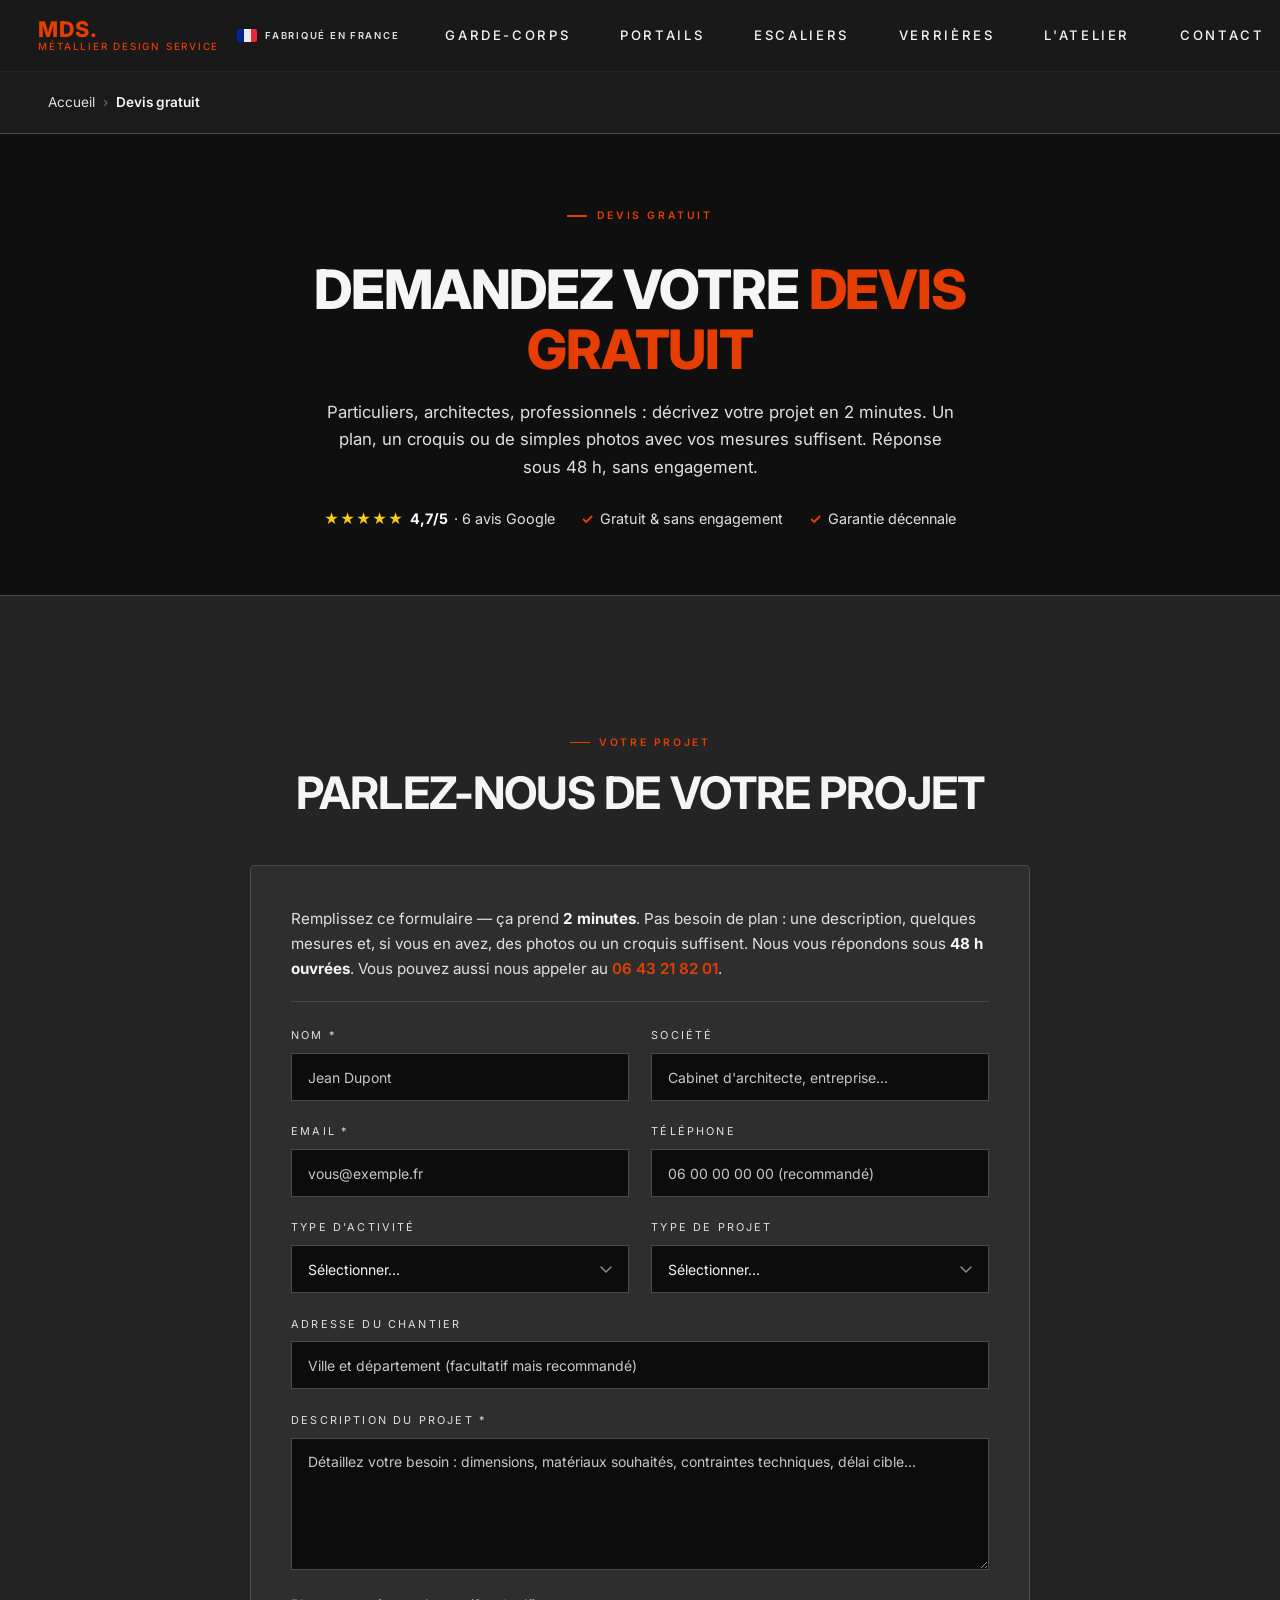
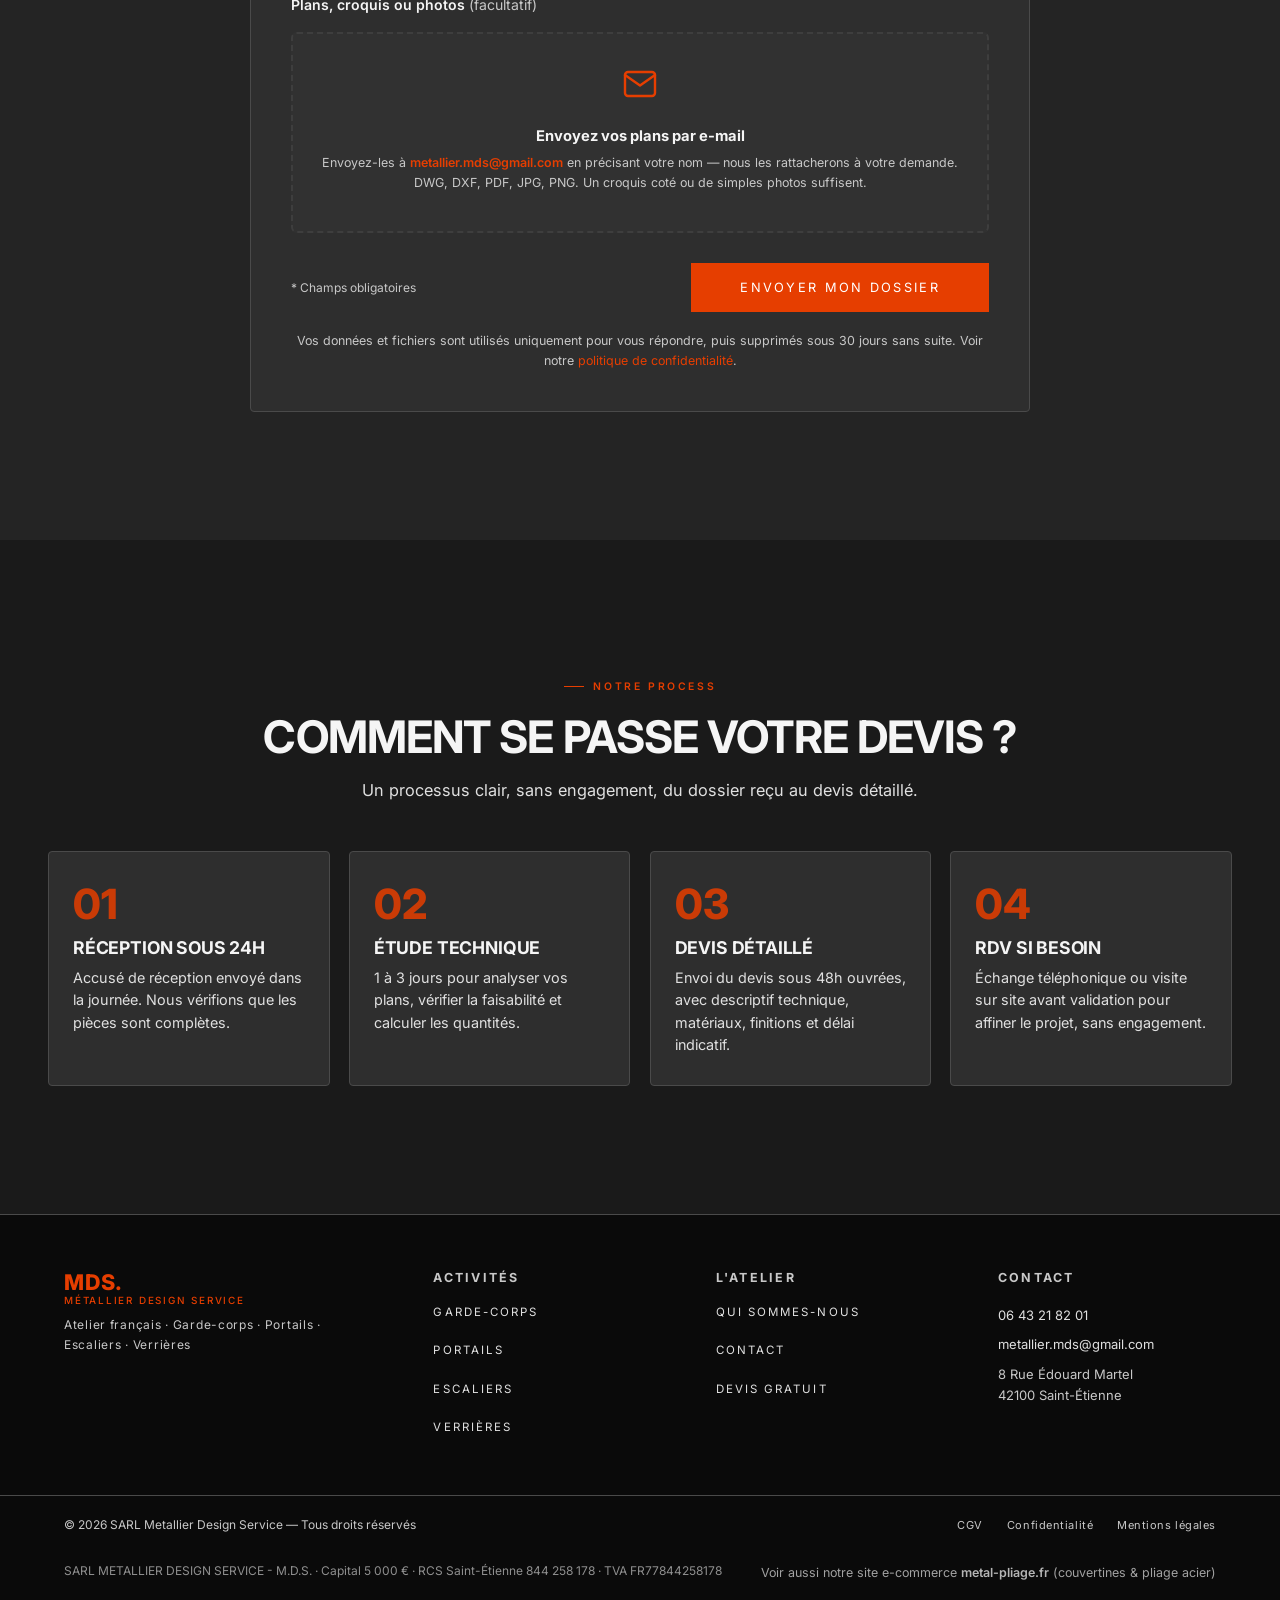
<file: devis.html>
<!DOCTYPE html>
<html lang="fr">
<head>
  <meta charset="UTF-8">
  <meta name="viewport" content="width=device-width, initial-scale=1.0, viewport-fit=cover">
  <meta name="description" content="Devis gratuit MDS Saint-Étienne — garde-corps, portails, escaliers, verrières sur mesure. Un plan, un croquis ou de simples photos suffisent. Réponse sous 48h, sans engagement.">
  <meta property="og:title" content="Demandez votre devis gratuit — MDS Saint-Étienne">
  <meta property="og:description" content="Garde-corps, portails, escaliers, verrières sur mesure. Décrivez votre projet en 2 minutes — réponse sous 48h ouvrées, sans engagement.">
  <meta property="og:type" content="website">
  <meta property="og:locale" content="fr_FR">
  <meta name="twitter:card" content="summary_large_image">
  <title>Devis gratuit — MDS Métallier Saint-Étienne</title>
  <link rel="preconnect" href="https://fonts.googleapis.com">
  <link rel="preconnect" href="https://fonts.gstatic.com" crossorigin>
  <link href="https://fonts.googleapis.com/css2?family=Inter:wght@300;400;500;600;700;800&display=swap" rel="stylesheet">
  <link rel="canonical" href="https://metallier-mds.fr/devis.html">
  <link rel="icon" type="image/svg+xml" href="/favicon.svg">
  <link rel="apple-touch-icon" sizes="180x180" href="/favicon.svg">
  <meta name="theme-color" content="#1a1a1a">
  <meta property="og:image" content="https://metallier-mds.fr/og-cover.jpg">
  <meta property="og:image:width" content="1200">
  <meta property="og:image:height" content="630">
  <meta name="twitter:image" content="https://metallier-mds.fr/og-cover.jpg">
  <link rel="stylesheet" href="css/styles.css">
  <link rel="stylesheet" href="css/mds-mobile-bar.css">

  <script type="application/ld+json">
  {
    "@context": "https://schema.org",
    "@type": "BreadcrumbList",
    "itemListElement": [
      { "@type": "ListItem", "position": 1, "name": "Accueil", "item": "https://metallier-mds.fr/" },
      { "@type": "ListItem", "position": 2, "name": "Devis gratuit", "item": "https://metallier-mds.fr/devis.html" }
    ]
  }
  </script>

  <style>
    .skip-link {
      position: absolute; top: -100px; left: 1rem;
      background: var(--accent); color: #fff;
      padding: 0.7rem 1.2rem; border-radius: 4px;
      z-index: 10000; font-weight: 600; font-size: 0.9rem;
      text-decoration: none; transition: top var(--t) var(--ease);
    }
    .skip-link:focus { top: 1rem; outline: 2px solid #fff; outline-offset: 2px; }

    .footer-inner { grid-template-columns: 1.4fr 1fr 1fr 1fr !important; }
    .footer-brand .footer-tagline { max-width: 280px; }
    @media (max-width: 900px) { .footer-inner { grid-template-columns: 1fr 1fr !important; } }
    @media (max-width: 600px) { .footer-inner { grid-template-columns: 1fr !important; } }

    .logo-mds {
      display: inline-flex; flex-direction: column; gap: 2px;
      font-family: var(--font-head); font-weight: 800;
      font-size: 1.2rem; letter-spacing: 0.04em;
      color: var(--text-primary); text-decoration: none; line-height: 1;
    }
    .logo-mds-main { font-size: 1.35rem; }
    .logo-mds-main span { color: var(--accent); }
    .logo-mds-sub {
      font-size: 0.62rem; font-weight: 500; letter-spacing: 0.18em;
      text-transform: uppercase; color: var(--text-muted);
    }

    .mds-breadcrumb {
      background: #1a1a1a; border-bottom: 1px solid var(--border);
      padding: calc(var(--nav-h) + 1.2rem) 0 1.2rem;
    }
    .mds-breadcrumb-inner {
      max-width: var(--max-w); margin: 0 auto;
      padding: 0 clamp(1.5rem, 4vw, 3rem);
    }
    .mds-breadcrumb ol {
      display: flex; flex-wrap: wrap; gap: 0.5rem;
      list-style: none; padding: 0; margin: 0;
      font-size: 0.85rem; color: var(--text-muted);
    }
    .mds-breadcrumb a { color: var(--text-secondary); text-decoration: none; transition: color var(--t) var(--ease); }
    .mds-breadcrumb a:hover { color: var(--accent); }
    .mds-breadcrumb-sep { color: var(--text-muted); opacity: 0.5; }
    .mds-breadcrumb [aria-current="page"] { color: var(--text-primary); font-weight: 600; }

    /* HERO */
    .mds-devis-hero {
      background: #0f0f0f; padding: 4rem 0;
      border-bottom: 1px solid var(--border); text-align: center;
    }
    .mds-devis-hero-inner { max-width: 820px; margin: 0 auto; padding: 0 clamp(1.5rem, 4vw, 3rem); }
    .mds-devis-hero h1 {
      font-size: clamp(2rem, 4.5vw, 3.4rem);
      font-weight: 800; letter-spacing: -0.02em;
      line-height: 1.1; margin: 1rem 0 1.2rem; color: var(--text-primary);
    }
    .mds-devis-hero h1 .accent { color: var(--accent); }
    .mds-devis-hero-sub {
      color: var(--text-secondary); font-size: 1.05rem;
      line-height: 1.65; max-width: 640px; margin: 0 auto;
    }

    .mds-section { padding: var(--section-pad) 0; }
    .mds-section-inner {
      max-width: var(--max-w); margin: 0 auto;
      padding: 0 clamp(1.5rem, 4vw, 3rem);
    }
    .mds-section-header {
      max-width: 760px; margin: 0 auto 3rem; text-align: center;
    }
    .mds-section-header h2 { margin-bottom: 1rem; }
    .mds-section-header p { color: var(--text-secondary); font-size: 1.02rem; line-height: 1.6; }

    /* FORM */
    .mds-form-wrapper {
      max-width: 780px; margin: 0 auto;
      background: var(--bg-surface);
      border: 1px solid var(--border);
      border-radius: 4px;
      padding: clamp(1.5rem, 4vw, 2.5rem);
    }
    .mds-form-intro {
      color: var(--text-secondary); font-size: 0.95rem;
      line-height: 1.65; margin: 0 0 1.6rem;
      padding-bottom: 1.2rem; border-bottom: 1px solid var(--border);
    }
    .mds-form-intro strong { color: var(--text-primary); }
    .mds-form-rgpd {
      font-size: 0.78rem; color: var(--text-muted);
      text-align: center; margin-top: 1.2rem; line-height: 1.6;
    }
    .mds-form-rgpd a { color: var(--accent); text-decoration: none; }
    .mds-form-rgpd a:hover { text-decoration: underline; }

    .mds-field-label {
      display: block; margin-bottom: 0.5rem;
      font-size: 0.88rem; font-weight: 600; color: var(--text-primary);
    }

    /* UPLOAD ZONE */
    .mds-upload-zone {
      border: 2px dashed var(--border-hover, var(--border));
      border-radius: 6px;
      padding: 2rem 1.5rem;
      text-align: center;
      background: rgba(255,255,255,0.015);
    }
    .mds-upload-zone svg { color: var(--accent); margin-bottom: 0.6rem; }
    .mds-upload-zone p { color: var(--text-secondary); font-size: 0.92rem; margin: 0.3rem 0; }
    .mds-upload-zone p strong { color: var(--text-primary); }
    .mds-upload-zone-hint { font-size: 0.78rem !important; color: var(--text-muted) !important; }
    .mds-upload-input { position: absolute; left: -9999px; opacity: 0; }
    .mds-upload-btn {
      display: inline-block; margin-top: 0.8rem;
      padding: 0.5rem 1.2rem; border-radius: 4px;
      background: rgba(230,62,0,0.12); color: var(--accent);
      font-size: 0.85rem; font-weight: 600; border: 1px solid rgba(230,62,0,0.30);
    }

    /* FICHIERS LISTE */
    .mds-files-list {
      margin-top: 1rem;
      list-style: none; padding: 0;
    }
    .mds-files-list li {
      display: flex; align-items: center; justify-content: space-between;
      gap: 1rem; padding: 0.7rem 1rem;
      background: rgba(255,255,255,0.02);
      border: 1px solid var(--border);
      border-radius: 4px; margin-bottom: 0.5rem;
      font-size: 0.88rem; color: var(--text-secondary);
    }
    .mds-files-list .mds-file-name {
      overflow: hidden; text-overflow: ellipsis; white-space: nowrap;
      flex: 1; min-width: 0;
    }
    .mds-files-list .mds-file-size { color: var(--text-muted); font-size: 0.78rem; flex-shrink: 0; }
    .mds-files-list .mds-file-remove {
      background: none; border: none;
      color: var(--text-muted); cursor: pointer;
      font-size: 1.1rem; line-height: 1;
      padding: 0.2rem 0.4rem;
      transition: color var(--t) var(--ease);
    }
    .mds-files-list .mds-file-remove:hover { color: var(--accent); }
    .mds-files-total {
      font-size: 0.78rem; color: var(--text-muted);
      text-align: right; margin-top: 0.4rem;
    }
    .mds-files-total.is-error { color: #c0392b; font-weight: 600; }

    /* PROCESS */
    .mds-process-grid {
      display: grid; grid-template-columns: repeat(4, 1fr); gap: 1.2rem;
    }
    .mds-process-step {
      position: relative; padding: 2rem 1.5rem 1.8rem;
      background: var(--bg-surface);
      border: 1px solid var(--border); border-radius: 4px;
    }
    .mds-process-num {
      font-family: var(--font-head);
      font-size: 2.6rem; font-weight: 800; line-height: 1;
      color: var(--accent); opacity: 0.85; margin-bottom: 0.8rem;
    }
    .mds-process-step h3 {
      font-size: 1.1rem; font-weight: 700;
      color: var(--text-primary); margin-bottom: 0.6rem;
    }
    .mds-process-step p {
      color: var(--text-secondary); font-size: 0.9rem; line-height: 1.55;
    }

    .animate-fadeup {
      opacity: 0; transform: translateY(20px);
      transition: opacity 0.7s var(--ease-out), transform 0.7s var(--ease-out);
      transition-delay: var(--delay, 0s);
    }
    .animate-fadeup.in-view { opacity: 1; transform: translateY(0); }

    @media (max-width: 1100px) {
      .mds-process-grid { grid-template-columns: repeat(2, 1fr); }
    }
    @media (max-width: 600px) {
      .mds-process-grid { grid-template-columns: 1fr; }
    }
  </style>
</head>
<body>
  <a href="#main-content" class="skip-link">Aller au contenu principal</a>

  <!-- NAVIGATION -->
  <nav id="navbar" aria-label="Navigation principale">
    <div class="nav-inner">
      <div class="nav-left">
        <a href="index.html" class="logo logo-mds" aria-label="MDS — Métallier Design Service — Accueil">
          <span class="logo-mds-main">MDS<span>.</span></span>
          <span class="logo-mds-sub">Métallier Design Service</span>
        </a>
        <div class="france-badge" aria-label="Fabriqué en France">
          <div class="france-flag" aria-hidden="true">
            <span class="f-blue"></span><span class="f-white"></span><span class="f-red"></span>
          </div>
          Fabriqué en France
        </div>
      </div>
      <button class="nav-hamburger" aria-label="Ouvrir le menu" aria-expanded="false" aria-controls="nav-links">
        <span></span><span></span><span></span>
      </button>
      <ul id="nav-links" role="list">
        <li class="nav-item"><a href="garde-corps.html">Garde-corps</a></li>
        <li class="nav-item"><a href="portails.html">Portails</a></li>
        <li class="nav-item"><a href="escaliers.html">Escaliers</a></li>
        <li class="nav-item"><a href="verrieres.html">Verrières</a></li>
        <li class="nav-item"><a href="atelier.html">L'atelier</a></li>
        <li class="nav-item"><a href="contact.html">Contact</a></li>
      </ul>
      <div class="nav-right">
        <a href="devis.html" class="nav-cta btn-outline active" aria-current="page">Devis gratuit</a>
      </div>
    </div>
  </nav>

  <main id="main-content">

  <!-- BREADCRUMB -->
  <nav class="mds-breadcrumb" aria-label="Fil d'Ariane">
    <div class="mds-breadcrumb-inner">
      <ol>
        <li><a href="index.html">Accueil</a></li>
        <li class="mds-breadcrumb-sep" aria-hidden="true">›</li>
        <li aria-current="page">Devis gratuit</li>
      </ol>
    </div>
  </nav>

  <!-- HERO -->
  <section class="mds-devis-hero" aria-labelledby="dh-title">
    <div class="mds-devis-hero-inner animate-fadeup">
      <span class="section-label">DEVIS GRATUIT</span>
      <h1 id="dh-title">Demandez votre <span class="accent">devis gratuit</span></h1>
      <p class="mds-devis-hero-sub">
        Particuliers, architectes, professionnels : décrivez votre projet en 2 minutes. Un plan, un croquis
        ou de simples photos avec vos mesures suffisent. Réponse sous 48&nbsp;h, sans engagement.
      </p>

      <div style="display:flex;flex-wrap:wrap;gap:.8rem 1.6rem;justify-content:center;align-items:center;margin-top:1.6rem;color:var(--text-secondary);font-size:.9rem;">
        <span style="display:inline-flex;align-items:center;gap:.4rem;"><span style="color:#facc15;letter-spacing:1px;">★★★★★</span> <strong style="color:#fff;">4,7/5</strong> · 6 avis Google</span>
        <span style="display:inline-flex;align-items:center;gap:.4rem;"><span style="color:var(--accent);font-weight:700;">✓</span> Gratuit &amp; sans engagement</span>
        <span style="display:inline-flex;align-items:center;gap:.4rem;"><span style="color:var(--accent);font-weight:700;">✓</span> Garantie décennale</span>
      </div>
    </div>
  </section>

  <!-- FORMULAIRE UPLOAD -->
  <section class="mds-section" aria-labelledby="form-title">
    <div class="mds-section-inner">
      <header class="mds-section-header animate-fadeup">
        <span class="section-label">VOTRE PROJET</span>
        <h2 id="form-title">Parlez-nous de votre projet</h2>
      </header>

      <div class="mds-form-wrapper animate-fadeup">
        <p class="mds-form-intro">
          Remplissez ce formulaire — ça prend <strong>2 minutes</strong>. Pas besoin de plan : une description,
          quelques mesures et, si vous en avez, des photos ou un croquis suffisent. Nous vous répondons sous
          <strong>48&nbsp;h ouvrées</strong>. Vous pouvez aussi nous appeler au
          <a href="tel:+33643218201" style="color:var(--accent);text-decoration:none;font-weight:600;">06&nbsp;43&nbsp;21&nbsp;82&nbsp;01</a>.
        </p>

        <form class="contact-form" id="mds-devis-form" novalidate>
          <input type="text" name="_honey" tabindex="-1" autocomplete="off"
                 style="position:absolute;left:-9999px" aria-hidden="true">

          <div class="form-row form-row--2col">
            <div class="form-group">
              <label for="f-name">Nom *</label>
              <input type="text" id="f-name" name="name" autocomplete="name" placeholder="Jean Dupont" required aria-required="true">
            </div>
            <div class="form-group">
              <label for="f-company">Société</label>
              <input type="text" id="f-company" name="company" autocomplete="organization" placeholder="Cabinet d'architecte, entreprise...">
            </div>
          </div>

          <div class="form-row form-row--2col">
            <div class="form-group">
              <label for="f-email">Email *</label>
              <input type="email" id="f-email" name="email" autocomplete="email" placeholder="vous@exemple.fr" required aria-required="true">
            </div>
            <div class="form-group">
              <label for="f-phone">Téléphone</label>
              <input type="tel" id="f-phone" name="phone" autocomplete="tel" placeholder="06 00 00 00 00 (recommandé)">
            </div>
          </div>

          <div class="form-row form-row--2col">
            <div class="form-group">
              <label for="f-activity">Type d'activité</label>
              <select id="f-activity" name="activity">
                <option value="" disabled selected>Sélectionner…</option>
                <option value="architecte">Architecte</option>
                <option value="particulier">Particulier</option>
                <option value="constructeur">Constructeur</option>
                <option value="entreprise">Entreprise</option>
                <option value="autre">Autre</option>
              </select>
            </div>
            <div class="form-group">
              <label for="f-project">Type de projet</label>
              <select id="f-project" name="project">
                <option value="" disabled selected>Sélectionner…</option>
                <option value="garde-corps">Garde-corps</option>
                <option value="portail">Portail</option>
                <option value="escalier">Escalier</option>
                <option value="verriere">Verrière</option>
                <option value="autre">Autre</option>
                <option value="plusieurs">Plusieurs projets</option>
              </select>
            </div>
          </div>

          <div class="form-group">
            <label for="f-address">Adresse du chantier</label>
            <input type="text" id="f-address" name="address" autocomplete="street-address" placeholder="Ville et département (facultatif mais recommandé)">
          </div>

          <div class="form-group">
            <label for="f-description">Description du projet *</label>
            <textarea id="f-description" name="message" rows="6" placeholder="Détaillez votre besoin : dimensions, matériaux souhaités, contraintes techniques, délai cible..." required aria-required="true"></textarea>
          </div>

          <div class="form-group">
            <span class="mds-field-label">Plans, croquis ou photos <span style="color:var(--text-muted);font-weight:400;">(facultatif)</span></span>
            <div class="mds-upload-zone">
              <svg width="36" height="36" viewBox="0 0 24 24" fill="none" stroke="currentColor" stroke-width="1.6" stroke-linecap="round" stroke-linejoin="round" aria-hidden="true">
                <path d="M4 4h16c1.1 0 2 .9 2 2v12c0 1.1-.9 2-2 2H4c-1.1 0-2-.9-2-2V6c0-1.1.9-2 2-2z"/>
                <polyline points="22,6 12,13 2,6"/>
              </svg>
              <p><strong>Envoyez vos plans par e-mail</strong></p>
              <p class="mds-upload-zone-hint">
                Envoyez-les à <a href="mailto:metallier.mds@gmail.com?subject=Plans%20pour%20ma%20demande%20de%20devis" style="color:var(--accent);text-decoration:none;font-weight:600;">metallier.mds@gmail.com</a>
                en précisant votre nom — nous les rattacherons à votre demande.<br>
                DWG, DXF, PDF, JPG, PNG. Un croquis coté ou de simples photos suffisent.
              </p>
            </div>
          </div>

          <div class="form-footer">
            <p class="form-legal">* Champs obligatoires</p>
            <button type="submit" class="btn-primary">Envoyer mon dossier</button>
          </div>
        </form>

        <div class="form-success-msg" aria-live="polite" hidden>
          <div class="success-icon" aria-hidden="true">✓</div>
          <h3>Dossier envoyé</h3>
          <p>Merci, votre demande nous est parvenue. Nous vous répondons sous 48h ouvrées avec une estimation détaillée.</p>
        </div>

        <p class="mds-form-rgpd">
          Vos données et fichiers sont utilisés uniquement pour vous répondre, puis supprimés sous 30 jours sans suite.
          Voir notre <a href="confidentialite.html">politique de confidentialité</a>.
        </p>
      </div>
    </div>
  </section>

  <!-- NOTRE PROCESS DEVIS -->
  <section class="mds-section" style="background:#1a1a1a;" aria-labelledby="process-title">
    <div class="mds-section-inner">
      <header class="mds-section-header animate-fadeup">
        <span class="section-label">NOTRE PROCESS</span>
        <h2 id="process-title">Comment se passe votre devis ?</h2>
        <p>Un processus clair, sans engagement, du dossier reçu au devis détaillé.</p>
      </header>

      <div class="mds-process-grid">
        <div class="mds-process-step animate-fadeup">
          <div class="mds-process-num">01</div>
          <h3>Réception sous 24h</h3>
          <p>Accusé de réception envoyé dans la journée. Nous vérifions que les pièces sont complètes.</p>
        </div>
        <div class="mds-process-step animate-fadeup" style="--delay: 0.05s">
          <div class="mds-process-num">02</div>
          <h3>Étude technique</h3>
          <p>1 à 3 jours pour analyser vos plans, vérifier la faisabilité et calculer les quantités.</p>
        </div>
        <div class="mds-process-step animate-fadeup" style="--delay: 0.10s">
          <div class="mds-process-num">03</div>
          <h3>Devis détaillé</h3>
          <p>Envoi du devis sous 48h ouvrées, avec descriptif technique, matériaux, finitions et délai indicatif.</p>
        </div>
        <div class="mds-process-step animate-fadeup" style="--delay: 0.15s">
          <div class="mds-process-num">04</div>
          <h3>RDV si besoin</h3>
          <p>Échange téléphonique ou visite sur site avant validation pour affiner le projet, sans engagement.</p>
        </div>
      </div>
    </div>
  </section>

  </main>

  <!-- FOOTER -->
  <footer id="footer" role="contentinfo">
    <div class="footer-inner">
      <div class="footer-brand">
        <a href="index.html" class="logo footer-logo logo-mds" aria-label="MDS — Retour à l'accueil">
          <span class="logo-mds-main">MDS<span>.</span></span>
          <span class="logo-mds-sub">Métallier Design Service</span>
        </a>
        <p class="footer-tagline">Atelier français · Garde-corps · Portails · Escaliers · Verrières</p>
      </div>
      <nav class="footer-nav" aria-label="Activités">
        <h4 style="font-size:0.78rem;letter-spacing:0.18em;text-transform:uppercase;color:var(--text-muted);margin-bottom:0.8rem;">Activités</h4>
        <ul role="list">
          <li><a href="garde-corps.html">Garde-corps</a></li>
          <li><a href="portails.html">Portails</a></li>
          <li><a href="escaliers.html">Escaliers</a></li>
          <li><a href="verrieres.html">Verrières</a></li>
        </ul>
      </nav>
      <nav class="footer-nav" aria-label="L'atelier">
        <h4 style="font-size:0.78rem;letter-spacing:0.18em;text-transform:uppercase;color:var(--text-muted);margin-bottom:0.8rem;">L'atelier</h4>
        <ul role="list">
          <li><a href="atelier.html">Qui sommes-nous</a></li>
          <li><a href="contact.html">Contact</a></li>
          <li><a href="devis.html">Devis gratuit</a></li>
        </ul>
      </nav>
      <address class="footer-contact">
        <h4 style="font-size:0.78rem;letter-spacing:0.18em;text-transform:uppercase;color:var(--text-muted);margin-bottom:0.8rem;font-style:normal;">Contact</h4>
        <p><a href="tel:+33643218201">06 43 21 82 01</a></p>
        <p><a href="mailto:metallier.mds@gmail.com">metallier.mds@gmail.com</a></p>
        <p>8 Rue Édouard Martel<br>42100 Saint-Étienne</p>
      </address>
    </div>
    <div class="footer-bottom">
      <p>© <span id="footer-year">2026</span> SARL Metallier Design Service — Tous droits réservés</p>
      <div class="footer-legal-links">
        <a href="cgv.html">CGV</a>
        <a href="confidentialite.html">Confidentialité</a>
        <a href="mentions-legales.html">Mentions légales</a>
      </div>
      <p class="footer-legal-line">SARL METALLIER DESIGN SERVICE - M.D.S. · Capital 5 000 € · RCS Saint-Étienne 844 258 178 · TVA FR77844258178</p>
      <a href="https://metal-pliage.fr" target="_blank" rel="noopener" style="display:inline-block;margin-top:0.8rem;font-size:0.78rem;color:var(--text-muted);text-decoration:none;opacity:0.8;">
        Voir aussi notre site e-commerce <strong style="color:var(--text-secondary);font-weight:600;">metal-pliage.fr</strong> (couvertines & pliage acier)
      </a>
    </div>
  </footer>

  <script>
    (function(){
      var y = document.getElementById('footer-year');
      if (y) y.textContent = new Date().getFullYear();
    })();

    // NAV
    (function(){
      var nav = document.getElementById('navbar');
      var burger = document.querySelector('.nav-hamburger');
      var links = document.getElementById('nav-links');
      if (burger && nav) {
        burger.addEventListener('click', function(){
          var open = nav.classList.toggle('nav-open');
          burger.setAttribute('aria-expanded', open ? 'true' : 'false');
        });
      }
      if (links) {
        links.querySelectorAll('a').forEach(function(a){
          a.addEventListener('click', function(){
            nav.classList.remove('nav-open');
            if (burger) burger.setAttribute('aria-expanded', 'false');
          });
        });
      }
      var onScroll = function(){
        if (window.scrollY > 30) nav.classList.add('scrolled');
        else nav.classList.remove('scrolled');
      };
      window.addEventListener('scroll', onScroll, { passive: true });
      onScroll();
    })();

    // FADE-UP
    (function(){
      if (!('IntersectionObserver' in window)) {
        document.querySelectorAll('.animate-fadeup').forEach(function(el){ el.classList.add('in-view'); });
        return;
      }
      var io = new IntersectionObserver(function(entries){
        entries.forEach(function(e){
          if (e.isIntersecting) {
            e.target.classList.add('in-view');
            io.unobserve(e.target);
          }
        });
      }, { threshold: 0.12, rootMargin: '0px 0px -40px 0px' });
      document.querySelectorAll('.animate-fadeup').forEach(function(el){ io.observe(el); });
    })();

    // UPLOAD + DEVIS SUBMIT
    (function(){
      var form = document.getElementById('mds-devis-form');
      var successMsg = document.querySelector('.form-success-msg');
      if (!form) return;

      var API = 'https://metal-pliage-api.onrender.com';
      fetch(API + '/api/health', { method: 'GET', mode: 'cors' }).catch(function(){});

      form.addEventListener('submit', function(e){
        // L'envoi se fait en fetch : on empeche TOUJOURS la soumission native,
        // sinon la page recharge et la requete en vol est annulee.
        e.preventDefault();

        // Honeypot anti-spam
        var honey = form.querySelector('input[name="_honey"]');
        if (honey && honey.value) { return; }

        // Validation champs
        var required = form.querySelectorAll('[required]');
        var valid = true;
        required.forEach(function(field){
          field.style.borderColor = '';
          if (!field.value.trim()) { field.style.borderColor = '#c0392b'; valid = false; }
        });
        if (!valid) { return; }

        var btn = form.querySelector('button[type="submit"]');
        var orig = btn.textContent;
        btn.textContent = 'Envoi en cours…'; btn.disabled = true;

        var data = {};
        new FormData(form).forEach(function(v, k){ data[k] = v; });
        delete data._honey;
        delete data.files;

        // On recopie le contexte DANS le message : l'API ne relaie pas
        // forcement les champs annexes, et on ne veut rien perdre.
        var ctx = [];
        if (data.company)  ctx.push('Societe : ' + data.company);
        if (data.phone)    ctx.push('Telephone : ' + data.phone);
        if (data.activity) ctx.push('Profil : ' + data.activity);
        if (data.project)  ctx.push('Type de projet : ' + data.project);
        if (data.address)  ctx.push('Adresse du chantier : ' + data.address);
        if (ctx.length) {
          data.message = data.message + '\n\n--- Informations du formulaire ---\n' + ctx.join('\n');
        }
        data.message += '\n\n(Envoye depuis le formulaire de devis de metallier-mds.fr)';

        fetch(API + '/api/contact-mds', {
          method: 'POST', mode: 'cors',
          headers: { 'Content-Type': 'application/json' },
          body: JSON.stringify(data)
        }).then(function(res){
          if (!res.ok) return res.json().then(function(e){ throw new Error(e.error); });
          form.hidden = true;
          successMsg.hidden = false;
          successMsg.scrollIntoView({ behavior: 'smooth', block: 'center' });
        }).catch(function(err){
          alert(err.message || "Erreur d'envoi. Écrivez à metallier.mds@gmail.com");
          btn.textContent = orig; btn.disabled = false;
        });
      });

      form.querySelectorAll('input, select, textarea').forEach(function(field){
        field.addEventListener('focus', function(){ field.style.borderColor = ''; });
      });
    })();
  </script>

<!-- Barre d'action mobile -->
<div class="mds-mobile-bar">
  <a href="tel:+33643218201" class="mmb-call">
    <svg width="17" height="17" viewBox="0 0 24 24" fill="none" stroke="currentColor" stroke-width="2.2" stroke-linecap="round" aria-hidden="true"><path d="M22 16.92v3a2 2 0 0 1-2.18 2 19.79 19.79 0 0 1-8.63-3.07 19.5 19.5 0 0 1-6-6A19.79 19.79 0 0 1 2.12 4.18 2 2 0 0 1 4.11 2h3a2 2 0 0 1 2 1.72c.13.96.36 1.9.7 2.81a2 2 0 0 1-.45 2.11L8.09 9.91a16 16 0 0 0 6 6l1.27-1.27a2 2 0 0 1 2.11-.45c.91.34 1.85.57 2.81.7A2 2 0 0 1 22 16.92z"/></svg>
    Appeler
  </a>
  <a href="devis.html" class="mmb-devis">Devis gratuit</a>
</div>
</body>
</html>
</file>
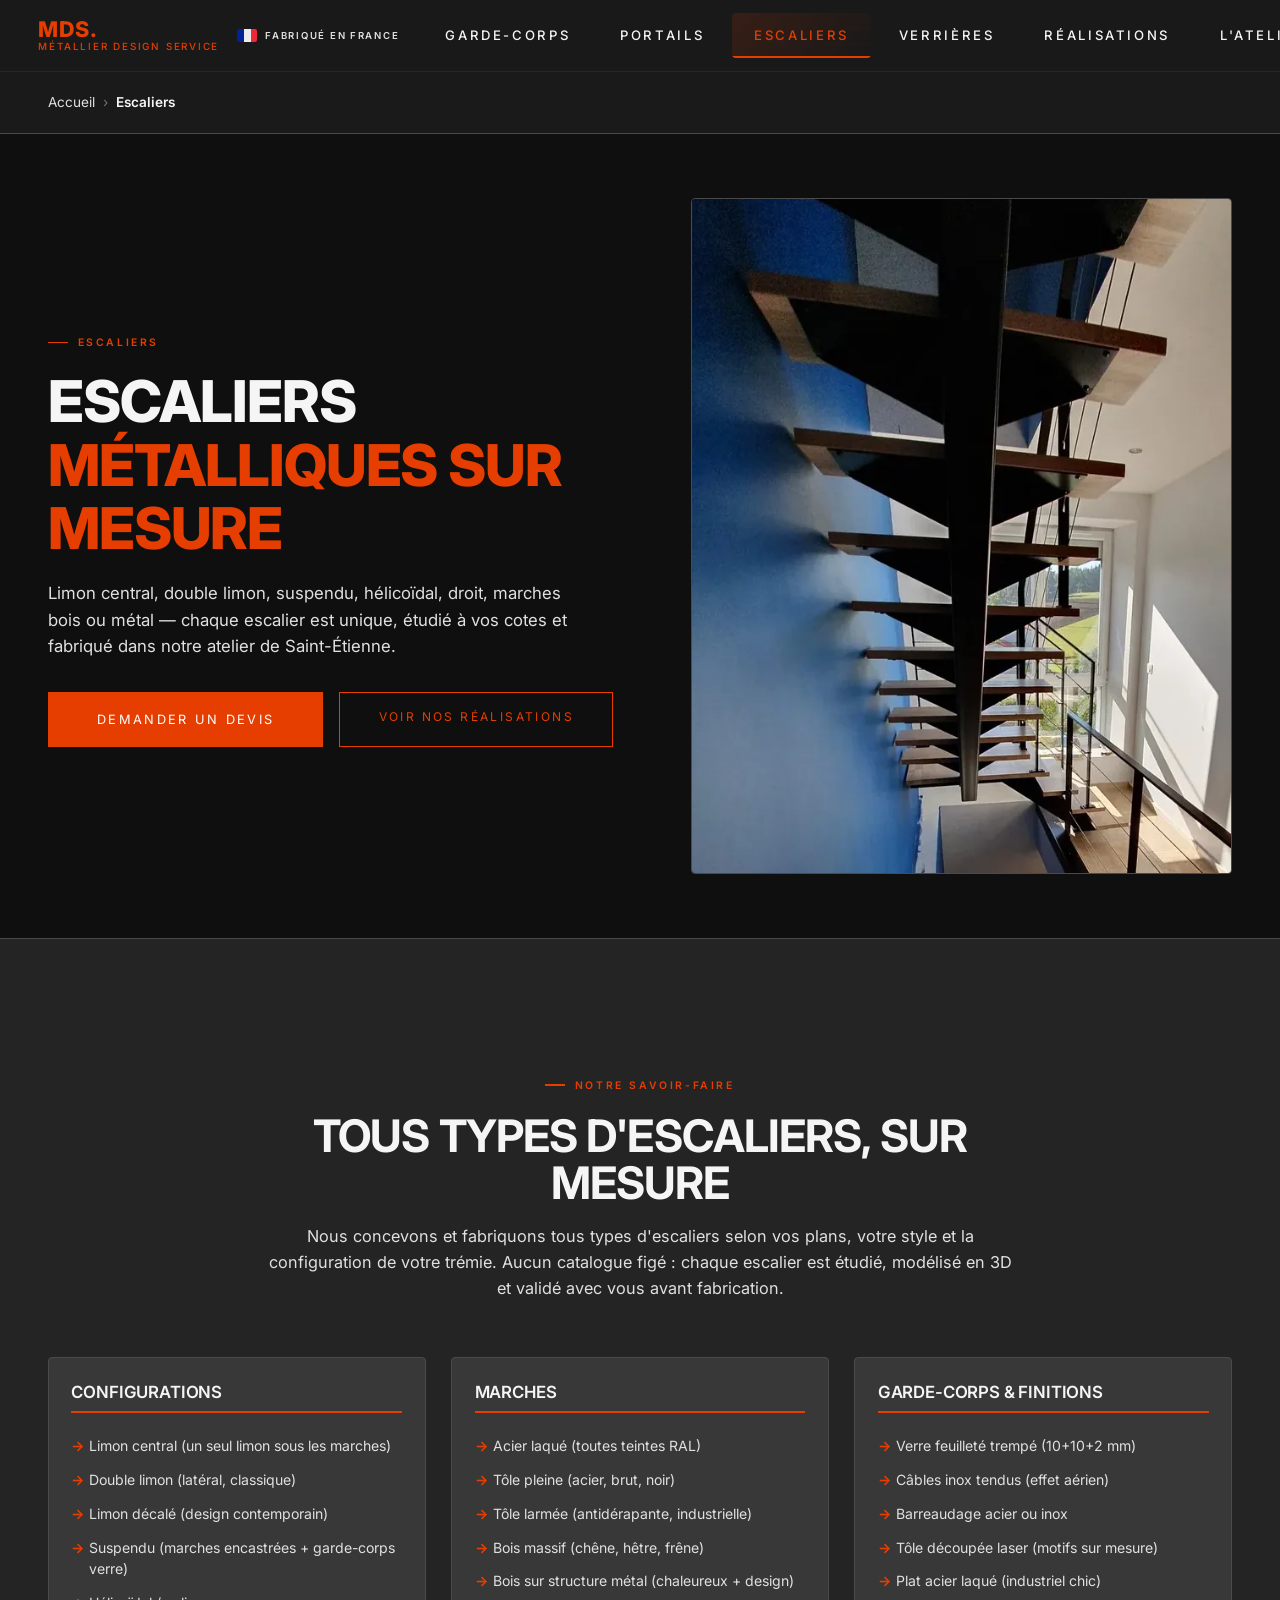
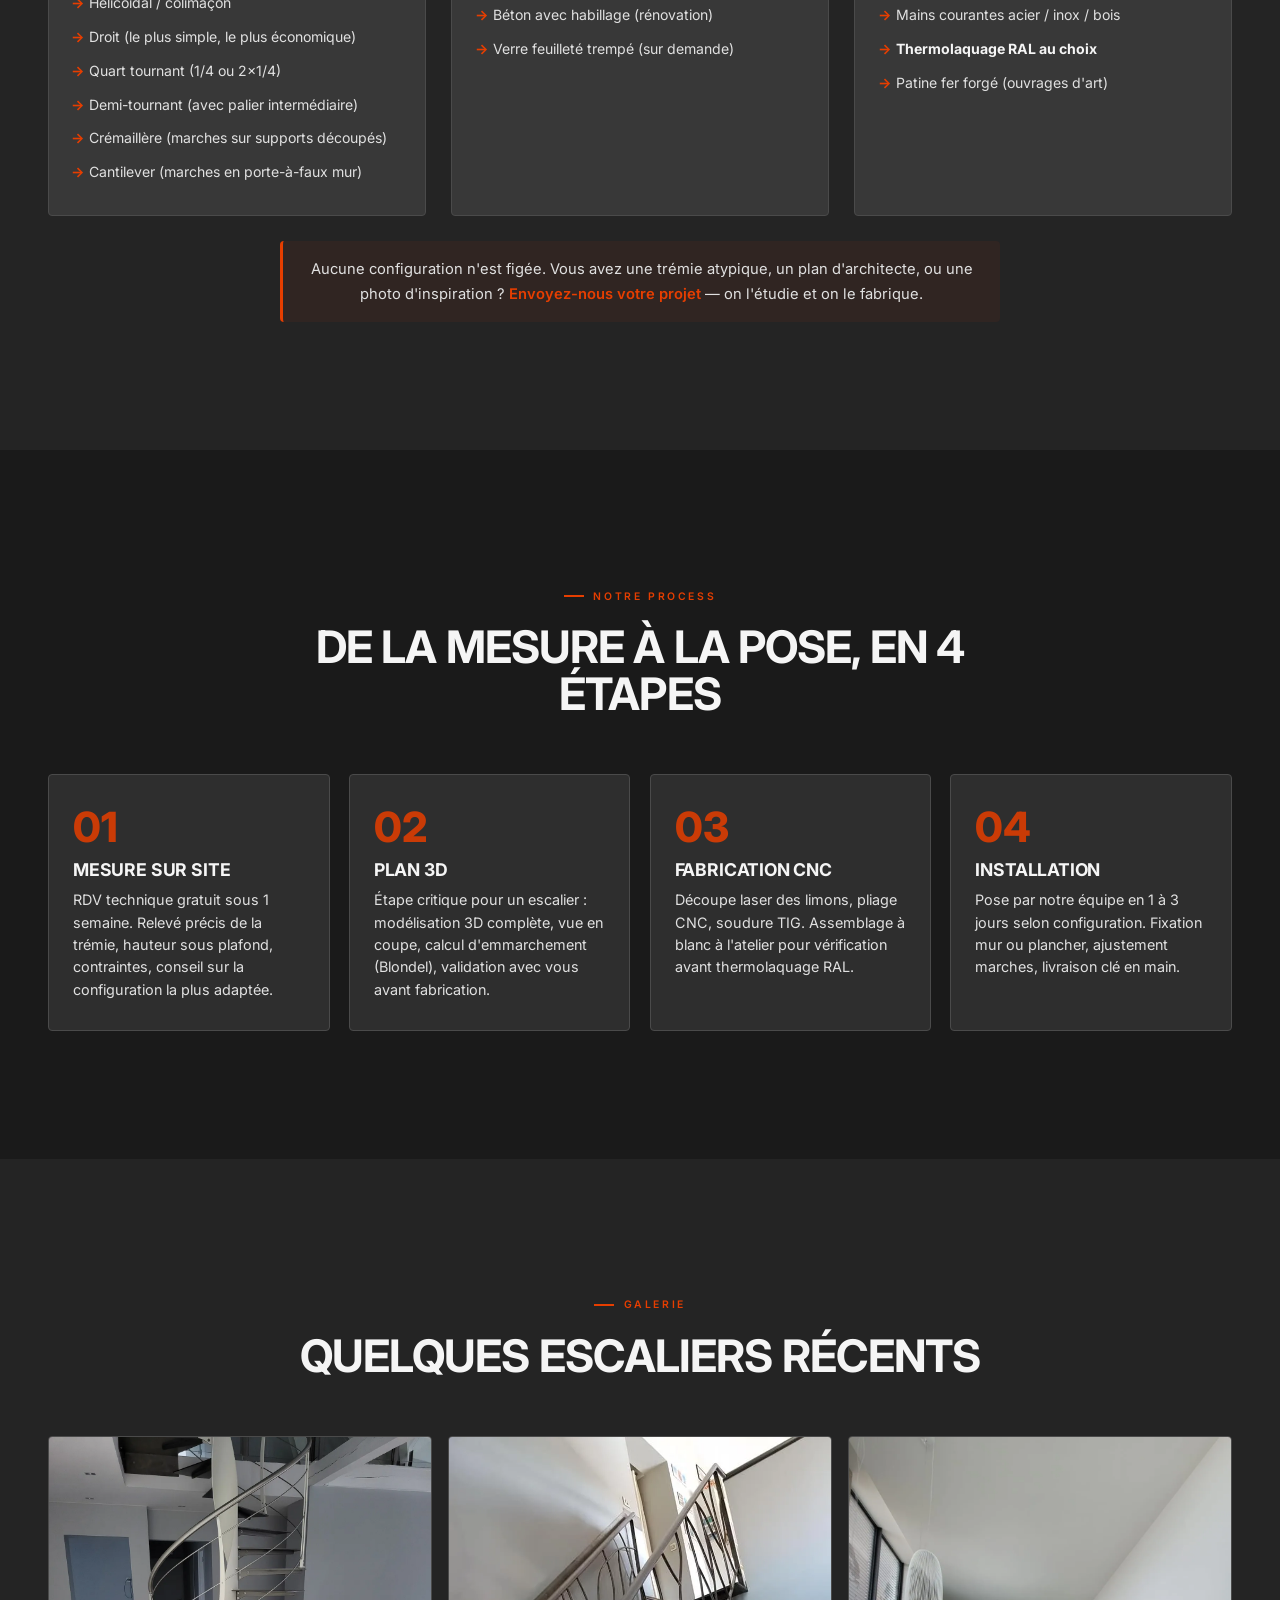
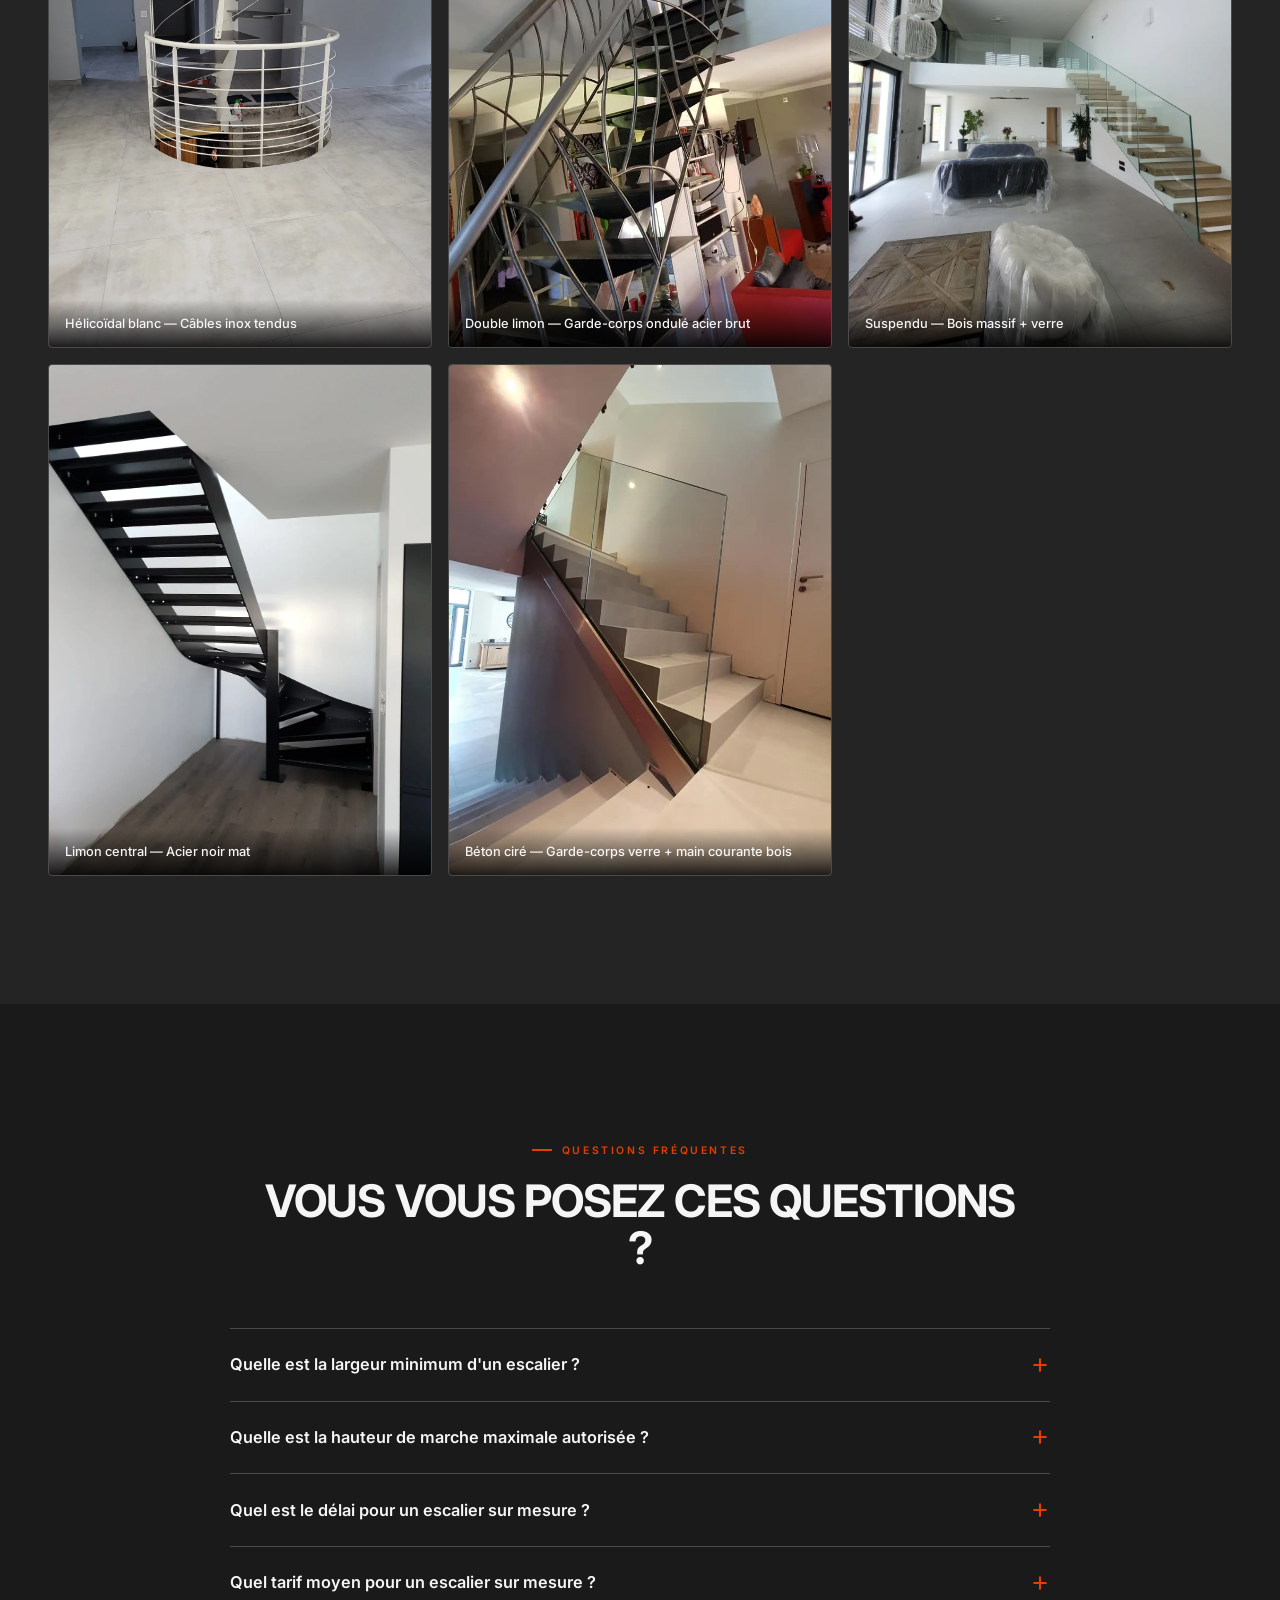
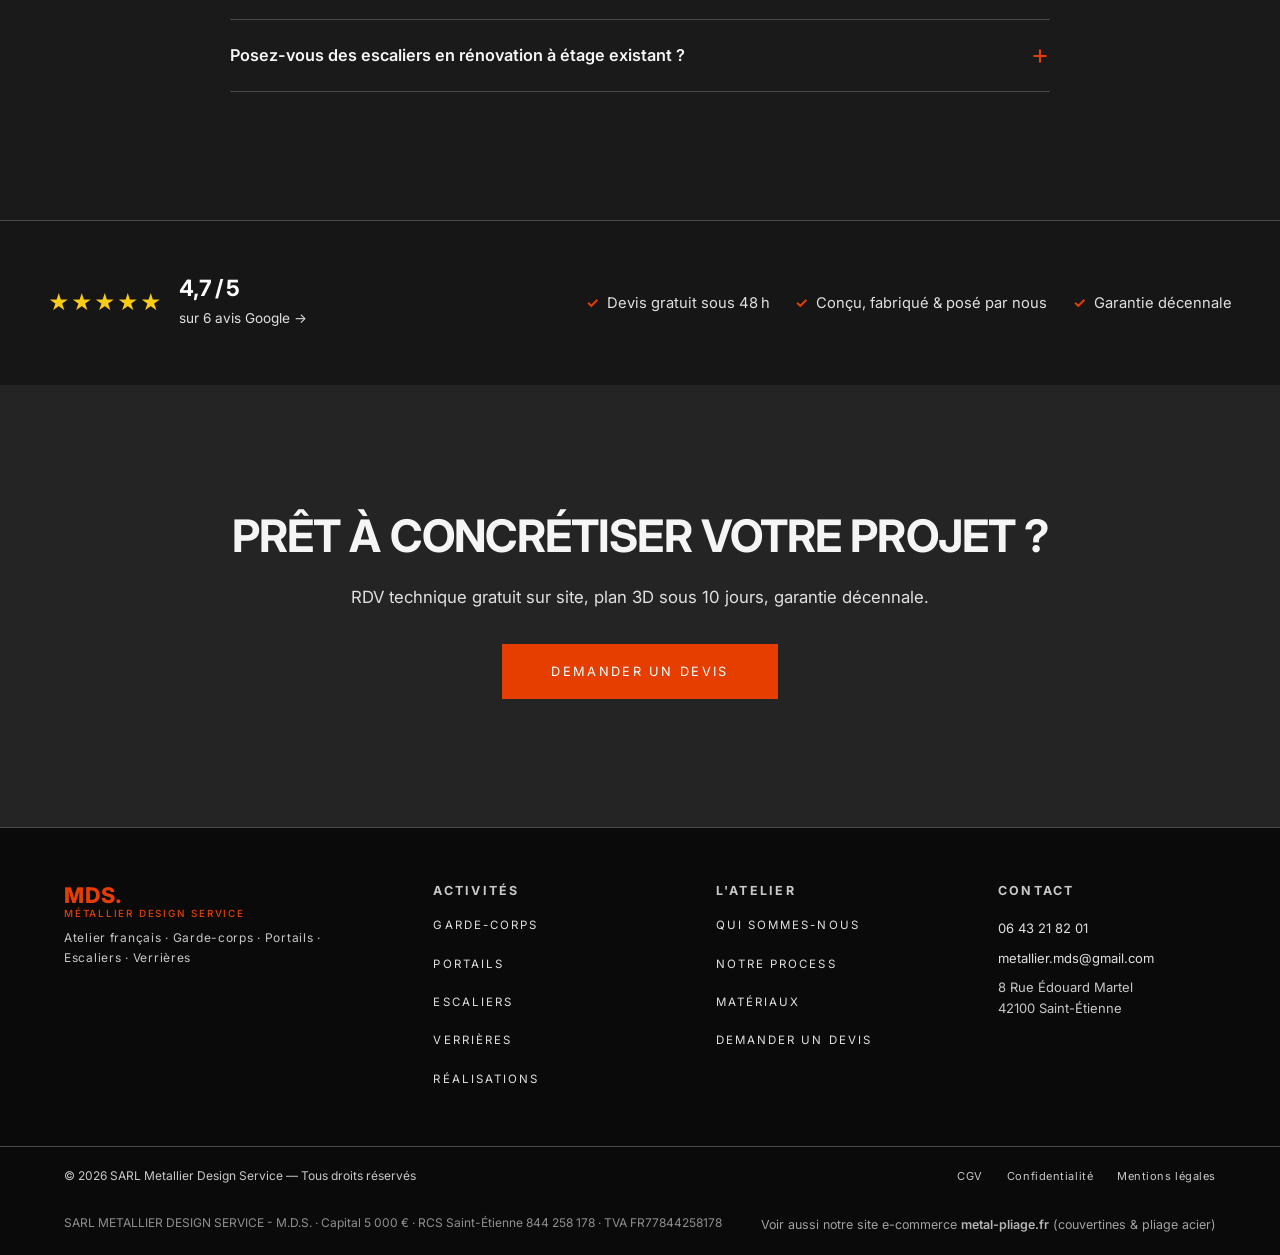
<file: escaliers.html>
<!DOCTYPE html>
<html lang="fr">
<head>
  <meta charset="UTF-8">
  <meta name="viewport" content="width=device-width, initial-scale=1.0, viewport-fit=cover">
  <meta name="description" content="Escaliers métalliques sur mesure à Saint-Étienne. Limon central, double limon, suspendu, hélicoïdal, marches bois ou métal — chaque escalier est unique, fabriqué et posé en Loire / Auvergne-Rhône-Alpes.">
  <meta property="og:title" content="Escaliers métalliques sur mesure — MDS Saint-Étienne">
  <meta property="og:description" content="Escaliers acier, bois, verre, fabriqués sur mesure. Limon central, double limon, suspendu, hélicoïdal — toutes configurations possibles.">
  <meta property="og:type" content="website">
  <meta property="og:locale" content="fr_FR">
  <meta property="og:url" content="https://metallier-mds.fr/escaliers.html">
  <meta name="twitter:card" content="summary_large_image">
  <title>Escaliers métalliques sur mesure — MDS Saint-Étienne</title>
  <link rel="preconnect" href="https://fonts.googleapis.com">
  <link rel="preconnect" href="https://fonts.gstatic.com" crossorigin>
  <link href="https://fonts.googleapis.com/css2?family=Inter:wght@300;400;500;600;700;800&display=swap" rel="stylesheet">
  <link rel="canonical" href="https://metallier-mds.fr/escaliers.html">
  <link rel="icon" type="image/svg+xml" href="/favicon.svg">
  <link rel="apple-touch-icon" sizes="180x180" href="/favicon.svg">
  <meta name="theme-color" content="#1a1a1a">
  <meta property="og:image" content="https://metallier-mds.fr/og-cover.jpg">
  <meta property="og:image:width" content="1200">
  <meta property="og:image:height" content="630">
  <meta name="twitter:image" content="https://metallier-mds.fr/og-cover.jpg">
  <link rel="stylesheet" href="css/styles.css">
  <link rel="stylesheet" href="css/mds-mobile-bar.css">
  <link rel="stylesheet" href="css/mds-lightbox.css">

  <script type="application/ld+json">
  {
    "@context": "https://schema.org",
    "@type": "BreadcrumbList",
    "itemListElement": [
      { "@type": "ListItem", "position": 1, "name": "Accueil", "item": "https://metallier-mds.fr/" },
      { "@type": "ListItem", "position": 2, "name": "Escaliers", "item": "https://metallier-mds.fr/escaliers.html" }
    ]
  }
  </script>
  <script type="application/ld+json">
  {
    "@context": "https://schema.org",
    "@type": "Service",
    "serviceType": "Escaliers métalliques sur mesure",
    "provider": {
      "@type": "LocalBusiness",
      "name": "MDS - Metallier Design Service",
      "telephone": "+33643218201",
      "address": {
        "@type": "PostalAddress",
        "streetAddress": "8 Rue Édouard Martel",
        "postalCode": "42100",
        "addressLocality": "Saint-Étienne",
        "addressCountry": "FR"
      }
    },
    "areaServed": [
      { "@type": "AdministrativeArea", "name": "Loire" },
      { "@type": "AdministrativeArea", "name": "Auvergne-Rhône-Alpes" }
    ],
    "description": "Conception, fabrication et pose d'escaliers métalliques sur mesure : limon central, double limon, suspendu, hélicoïdal, droit, quart tournant. Marches bois, métal, béton ou verre."
  }
  </script>
  <script type="application/ld+json">
  {
    "@context": "https://schema.org",
    "@type": "FAQPage",
    "mainEntity": [
      { "@type": "Question", "name": "Quelle est la largeur minimum d'un escalier ?",
        "acceptedAnswer": { "@type": "Answer", "text": "Pour un usage résidentiel, on recommande 80 cm minimum. En dessous (escalier secondaire, accès grenier), 60 cm est possible mais inconfortable. Pour un escalier principal confortable, 90 à 100 cm est l'idéal." } },
      { "@type": "Question", "name": "Quelle est la hauteur de marche maximale ?",
        "acceptedAnswer": { "@type": "Answer", "text": "En escalier métallique, la conception relève de la NF EN 1090 et de l'Eurocode 3. La hauteur de marche retenue est de 21 cm maximum en résidentiel (17 cm dans les ERP). Idéalement entre 16 et 19 cm pour le confort. La formule de Blondel (2H + G = 60 à 64 cm) reste la référence." } },
      { "@type": "Question", "name": "Quel est le délai pour un escalier sur mesure ?",
        "acceptedAnswer": { "@type": "Answer", "text": "Comptez 6 à 10 semaines entre la validation du plan 3D et la pose. Un escalier hélicoïdal ou suspendu demande plus d'étude que un droit. Plan 3D sous 10 jours après le RDV technique." } },
      { "@type": "Question", "name": "Quel tarif moyen pour un escalier sur mesure ?",
        "acceptedAnswer": { "@type": "Answer", "text": "À partir de 3 500 € HT pour un escalier droit acier laqué simple. 6 000 à 12 000 € HT pour un hélicoïdal ou un suspendu avec garde-corps verre. Le tarif dépend du nombre de marches, de la complexité et des finitions." } },
      { "@type": "Question", "name": "Posez-vous des escaliers en rénovation à étage existant ?",
        "acceptedAnswer": { "@type": "Answer", "text": "Oui, la majorité de nos chantiers. Nous mesurons sur site, étudions les contraintes (trémie, hauteur sous plafond, fixations) et adaptons le projet. Pose en 1 à 3 jours selon la configuration." } }
    ]
  }
  </script>

  <style>
    /* SKIP-LINK accessibilité */
    .skip-link {
      position: absolute;
      top: -100px;
      left: 1rem;
      background: var(--accent);
      color: #fff;
      padding: 0.7rem 1.2rem;
      border-radius: 4px;
      z-index: 10000;
      font-weight: 600;
      font-size: 0.9rem;
      text-decoration: none;
      transition: top var(--t) var(--ease);
    }
    .skip-link:focus { top: 1rem; outline: 2px solid #fff; outline-offset: 2px; }

    /* Footer override : 4 colonnes au lieu de 3 */
    .footer-inner {
      grid-template-columns: 1.4fr 1fr 1fr 1fr !important;
    }
    .footer-brand .footer-tagline { max-width: 280px; }
    @media (max-width: 900px) {
      .footer-inner { grid-template-columns: 1fr 1fr !important; }
    }
    @media (max-width: 600px) {
      .footer-inner { grid-template-columns: 1fr !important; }
    }

    .logo-mds {
      display: inline-flex;
      flex-direction: column;
      gap: 2px;
      font-family: var(--font-head);
      font-weight: 800;
      font-size: 1.2rem;
      letter-spacing: 0.04em;
      color: var(--text-primary);
      text-decoration: none;
      line-height: 1;
    }
    .logo-mds-main { font-size: 1.35rem; }
    .logo-mds-main span { color: var(--accent); }
    .logo-mds-sub {
      font-size: 0.62rem;
      font-weight: 500;
      letter-spacing: 0.18em;
      text-transform: uppercase;
      color: var(--text-muted);
    }

    /* BREADCRUMB */
    .mds-breadcrumb {
      background: #1a1a1a;
      border-bottom: 1px solid var(--border);
      padding: calc(var(--nav-h) + 1.2rem) 0 1.2rem;
    }
    .mds-breadcrumb-inner {
      max-width: var(--max-w);
      margin: 0 auto;
      padding: 0 clamp(1.5rem, 4vw, 3rem);
    }
    .mds-breadcrumb ol {
      display: flex;
      flex-wrap: wrap;
      gap: 0.5rem;
      list-style: none;
      padding: 0;
      margin: 0;
      font-size: 0.85rem;
      color: var(--text-muted);
    }
    .mds-breadcrumb a { color: var(--text-secondary); text-decoration: none; transition: color var(--t) var(--ease); }
    .mds-breadcrumb a:hover { color: var(--accent); }
    .mds-breadcrumb-sep { color: var(--text-muted); opacity: 0.5; }
    .mds-breadcrumb [aria-current="page"] { color: var(--text-primary); font-weight: 600; }

    /* HERO PRODUIT */
    .mds-product-hero {
      background: #0f0f0f;
      padding: 4rem 0;
      border-bottom: 1px solid var(--border);
    }
    .mds-product-hero-inner {
      max-width: var(--max-w);
      margin: 0 auto;
      padding: 0 clamp(1.5rem, 4vw, 3rem);
      display: grid;
      grid-template-columns: 1.1fr 1fr;
      gap: 3rem;
      align-items: center;
    }
    .mds-product-hero h1 {
      font-size: clamp(2rem, 4.5vw, 3.6rem);
      font-weight: 800;
      letter-spacing: -0.02em;
      line-height: 1.1;
      margin-bottom: 1.2rem;
      color: var(--text-primary);
    }
    .mds-product-hero h1 .accent { color: var(--accent); }
    .mds-product-hero-sub {
      color: var(--text-secondary);
      font-size: 1.05rem;
      line-height: 1.6;
      margin-bottom: 2rem;
      max-width: 540px;
    }
    .mds-product-hero-cta {
      display: flex;
      flex-wrap: wrap;
      gap: 1rem;
    }
    .mds-product-hero-img {
      aspect-ratio: 4/5;
      border-radius: 4px;
      overflow: hidden;
      background: #1a1a1a;
      border: 1px solid var(--border);
    }
    .mds-product-hero-img svg,
    .mds-product-hero-img img { width: 100%; height: 100%; display: block; object-fit: cover; }

    /* SECTION standards */
    .mds-section {
      padding: var(--section-pad) 0;
    }
    .mds-section-inner {
      max-width: var(--max-w);
      margin: 0 auto;
      padding: 0 clamp(1.5rem, 4vw, 3rem);
    }
    .mds-section-header {
      max-width: 760px;
      margin: 0 auto 3.5rem;
      text-align: center;
    }
    .mds-section-header h2 { margin-bottom: 1rem; }
    .mds-section-header p {
      color: var(--text-secondary);
      font-size: 1.02rem;
      line-height: 1.6;
    }

    /* POLYVALENCE — grid 3 colonnes */
    .mds-polyvalence-grid {
      display: grid;
      grid-template-columns: repeat(3, 1fr);
      gap: 1.6rem;
      margin: 2rem 0 1.5rem;
    }
    .mds-polyvalence-card {
      background: var(--bg-card);
      border: 1px solid var(--border);
      border-radius: 4px;
      padding: 1.6rem 1.4rem;
    }
    .mds-polyvalence-card h3 {
      font-size: 1.05rem;
      color: var(--text-primary);
      margin-bottom: 1rem;
      padding-bottom: 0.6rem;
      border-bottom: 2px solid var(--accent);
    }
    .mds-polyvalence-card ul {
      list-style: none;
      padding: 0;
      margin: 0;
    }
    .mds-polyvalence-card li {
      font-size: 0.88rem;
      color: var(--text-secondary);
      line-height: 1.55;
      padding: 6px 0 6px 18px;
      position: relative;
    }
    .mds-polyvalence-card li::before {
      content: "→";
      position: absolute;
      left: 0;
      color: var(--accent);
      font-weight: 700;
    }
    .mds-polyvalence-card strong { color: var(--text-primary); }
    .mds-polyvalence-note {
      text-align: center;
      font-size: 0.92rem;
      color: var(--text-secondary);
      margin: 1.6rem auto 0;
      max-width: 720px;
      padding: 1rem;
      background: rgba(230, 62, 0, 0.06);
      border-left: 3px solid var(--accent);
      border-radius: 4px;
    }
    @media (max-width: 860px) {
      .mds-polyvalence-grid { grid-template-columns: 1fr; }
    }

    /* PROCESS */
    .mds-process {
      background: #1a1a1a;
    }
    .mds-process-grid {
      display: grid;
      grid-template-columns: repeat(4, 1fr);
      gap: 1.2rem;
      counter-reset: step;
    }
    .mds-process-step {
      position: relative;
      padding: 2rem 1.5rem 1.8rem;
      background: var(--bg-surface);
      border: 1px solid var(--border);
      border-radius: 4px;
    }
    .mds-process-num {
      font-family: var(--font-head);
      font-size: 2.6rem;
      font-weight: 800;
      line-height: 1;
      color: var(--accent);
      opacity: 0.85;
      margin-bottom: 0.8rem;
    }
    .mds-process-step h3 {
      font-size: 1.1rem;
      font-weight: 700;
      color: var(--text-primary);
      margin-bottom: 0.6rem;
    }
    .mds-process-step p {
      color: var(--text-secondary);
      font-size: 0.9rem;
      line-height: 1.55;
    }

    /* GALERIE */
    .mds-gallery-grid {
      display: grid;
      grid-template-columns: repeat(3, 1fr);
      gap: 1rem;
    }
    .mds-gallery-item {
      aspect-ratio: 3/4;
      border-radius: 4px;
      overflow: hidden;
      background: #1a1a1a;
      border: 1px solid var(--border);
      position: relative;
    }
    .mds-gallery-item svg, .mds-gallery-item img { width: 100%; height: 100%; display: block; object-fit: cover; transition: transform .5s var(--ease, ease); }
    .mds-gallery-item:hover img { transform: scale(1.04); }
    .mds-gallery-cap {
      position: absolute;
      left: 0; right: 0; bottom: 0;
      padding: 0.8rem 1rem;
      background: linear-gradient(180deg, transparent, rgba(0,0,0,0.85));
      color: var(--text-primary);
      font-size: 0.8rem;
      font-weight: 500;
    }

    /* FAQ ACCORDÉON */
    .mds-faq {
      max-width: 820px;
      margin: 0 auto;
    }
    .mds-faq-item {
      border-bottom: 1px solid var(--border);
    }
    .mds-faq-item:first-child { border-top: 1px solid var(--border); }
    .mds-faq-q {
      width: 100%;
      text-align: left;
      background: transparent;
      border: none;
      padding: 1.4rem 0;
      color: var(--text-primary);
      font-family: var(--font-head);
      font-size: 1.02rem;
      font-weight: 600;
      cursor: pointer;
      display: flex;
      align-items: center;
      justify-content: space-between;
      gap: 1rem;
      transition: color var(--t) var(--ease);
    }
    .mds-faq-q:hover { color: var(--accent); }
    .mds-faq-q-icon {
      flex-shrink: 0;
      transition: transform var(--t) var(--ease);
      color: var(--accent);
    }
    .mds-faq-item[open] .mds-faq-q-icon { transform: rotate(45deg); }
    .mds-faq-a {
      padding: 0 0 1.4rem;
      color: var(--text-secondary);
      font-size: 0.95rem;
      line-height: 1.65;
    }
    .mds-faq-q::-webkit-details-marker { display: none; }
    .mds-faq-q::marker { display: none; content: ''; }

    /* CTA FINAL */
    .mds-final-cta {
      background: var(--bg-base);
      text-align: center;
    }
    .mds-final-cta h2 { margin-bottom: 1.5rem; }
    .mds-final-cta p {
      color: var(--text-secondary);
      margin-bottom: 2rem;
      font-size: 1.05rem;
    }

    /* Footer link bottom */
    .mds-footer-bottom-link {
      display: inline-block;
      margin-top: 0.8rem;
      font-size: 0.78rem;
      color: var(--text-muted);
      text-decoration: none;
      opacity: 0.8;
      transition: opacity var(--t) var(--ease);
    }
    .mds-footer-bottom-link:hover { opacity: 1; color: var(--accent); }
    .mds-footer-bottom-link strong { color: var(--text-secondary); font-weight: 600; }

    /* fade-up */
    .animate-fadeup {
      opacity: 0;
      transform: translateY(20px);
      transition: opacity 0.7s var(--ease-out), transform 0.7s var(--ease-out);
      transition-delay: var(--delay, 0s);
    }
    .animate-fadeup.in-view {
      opacity: 1;
      transform: translateY(0);
    }

    /* RESPONSIVE */
    @media (max-width: 1100px) {
      .mds-process-grid { grid-template-columns: repeat(2, 1fr); }
    }
    @media (max-width: 900px) {
      .mds-product-hero-inner { grid-template-columns: 1fr; gap: 2.5rem; }
      .mds-gallery-grid { grid-template-columns: repeat(2, 1fr); }
    }
    @media (max-width: 600px) {
      .mds-process-grid { grid-template-columns: 1fr; }
      .mds-gallery-grid { grid-template-columns: 1fr; }
      .mds-product-hero-cta { flex-direction: column; align-items: stretch; }
      .mds-product-hero-cta a { width: 100%; text-align: center; justify-content: center; }
    }
  </style>
</head>
<body>
  <a href="#main-content" class="skip-link">Aller au contenu principal</a>

  <!-- ═══════════════════════════════════════════
       NAVIGATION
  ═══════════════════════════════════════════ -->
  <nav id="navbar" aria-label="Navigation principale">
    <div class="nav-inner">
      <div class="nav-left">
        <a href="index.html" class="logo logo-mds" aria-label="MDS — Métallier Design Service — Accueil">
          <span class="logo-mds-main">MDS<span>.</span></span>
          <span class="logo-mds-sub">Métallier Design Service</span>
        </a>
        <div class="france-badge" aria-label="Fabriqué en France">
          <div class="france-flag" aria-hidden="true">
            <span class="f-blue"></span>
            <span class="f-white"></span>
            <span class="f-red"></span>
          </div>
          Fabriqué en France
        </div>
      </div>
      <button class="nav-hamburger" aria-label="Ouvrir le menu" aria-expanded="false" aria-controls="nav-links">
        <span></span><span></span><span></span>
      </button>
      <ul id="nav-links" role="list">
        <li class="nav-item"><a href="garde-corps.html">Garde-corps</a></li>
        <li class="nav-item"><a href="portails.html">Portails</a></li>
        <li class="nav-item"><a href="escaliers.html" class="active" aria-current="page">Escaliers</a></li>
        <li class="nav-item"><a href="verrieres.html">Verrières</a></li>
        <li class="nav-item"><a href="realisations.html">Réalisations</a></li>
        <li class="nav-item"><a href="atelier.html">L'atelier</a></li>
        <li class="nav-item"><a href="contact.html">Contact</a></li>
      </ul>
      <div class="nav-right">
        <a href="devis.html" class="nav-cta btn-outline">Devis gratuit</a>
      </div>
    </div>
  </nav>

  <main id="main-content">

  <!-- ═══════════════════════════════════════════
       BREADCRUMB
  ═══════════════════════════════════════════ -->
  <nav class="mds-breadcrumb" aria-label="Fil d'Ariane">
    <div class="mds-breadcrumb-inner">
      <ol>
        <li><a href="index.html">Accueil</a></li>
        <li class="mds-breadcrumb-sep" aria-hidden="true">›</li>
        <li aria-current="page">Escaliers</li>
      </ol>
    </div>
  </nav>

  <!-- ═══════════════════════════════════════════
       HERO PRODUIT
  ═══════════════════════════════════════════ -->
  <section class="mds-product-hero" aria-labelledby="ph-title">
    <div class="mds-product-hero-inner">
      <div class="animate-fadeup">
        <span class="section-label">ESCALIERS</span>
        <h1 id="ph-title">Escaliers <span class="accent">métalliques sur mesure</span></h1>
        <p class="mds-product-hero-sub">
          Limon central, double limon, suspendu, hélicoïdal, droit, marches bois ou métal —
          chaque escalier est unique, étudié à vos cotes et fabriqué dans notre atelier de Saint-Étienne.
        </p>
        <div class="mds-product-hero-cta">
          <a href="devis.html" class="btn-primary">Demander un devis</a>
          <a href="#gallery" class="btn-outline">Voir nos réalisations</a>
        </div>
      </div>
      <div class="mds-product-hero-img animate-fadeup" style="--delay: 0.1s">
        <img src="assets/photos-reelles/escalier-suspendu-bois-acier.webp" alt="Escalier suspendu à limon central acier et marches en bois massif, garde-corps acier à câbles — réalisation MDS" loading="eager" decoding="async" fetchpriority="high" width="637" height="797">
      </div>
    </div>
  </section>

  <!-- ═══════════════════════════════════════════
       POLYVALENCE
  ═══════════════════════════════════════════ -->
  <section class="mds-section" aria-labelledby="types-title">
    <div class="mds-section-inner">
      <header class="mds-section-header animate-fadeup">
        <span class="section-label">NOTRE SAVOIR-FAIRE</span>
        <h2 id="types-title">Tous types d'escaliers, sur mesure</h2>
        <p>Nous concevons et fabriquons tous types d'escaliers selon vos plans, votre style et la configuration de votre trémie. Aucun catalogue figé : chaque escalier est étudié, modélisé en 3D et validé avec vous avant fabrication.</p>
      </header>

      <div class="mds-polyvalence-grid">

        <article class="mds-polyvalence-card animate-fadeup">
          <h3>Configurations</h3>
          <ul>
            <li>Limon central (un seul limon sous les marches)</li>
            <li>Double limon (latéral, classique)</li>
            <li>Limon décalé (design contemporain)</li>
            <li>Suspendu (marches encastrées + garde-corps verre)</li>
            <li>Hélicoïdal / colimaçon</li>
            <li>Droit (le plus simple, le plus économique)</li>
            <li>Quart tournant (1/4 ou 2x1/4)</li>
            <li>Demi-tournant (avec palier intermédiaire)</li>
            <li>Crémaillère (marches sur supports découpés)</li>
            <li>Cantilever (marches en porte-à-faux mur)</li>
          </ul>
        </article>

        <article class="mds-polyvalence-card animate-fadeup" style="--delay: 0.05s">
          <h3>Marches</h3>
          <ul>
            <li>Acier laqué (toutes teintes RAL)</li>
            <li>Tôle pleine (acier, brut, noir)</li>
            <li>Tôle larmée (antidérapante, industrielle)</li>
            <li>Bois massif (chêne, hêtre, frêne)</li>
            <li>Bois sur structure métal (chaleureux + design)</li>
            <li>Béton avec habillage (rénovation)</li>
            <li>Verre feuilleté trempé (sur demande)</li>
          </ul>
        </article>

        <article class="mds-polyvalence-card animate-fadeup" style="--delay: 0.1s">
          <h3>Garde-corps &amp; finitions</h3>
          <ul>
            <li>Verre feuilleté trempé (10+10+2 mm)</li>
            <li>Câbles inox tendus (effet aérien)</li>
            <li>Barreaudage acier ou inox</li>
            <li>Tôle découpée laser (motifs sur mesure)</li>
            <li>Plat acier laqué (industriel chic)</li>
            <li>Mains courantes acier / inox / bois</li>
            <li><strong>Thermolaquage RAL au choix</strong></li>
            <li>Patine fer forgé (ouvrages d'art)</li>
          </ul>
        </article>

      </div>

      <p class="mds-polyvalence-note">
        Aucune configuration n'est figée. Vous avez une trémie atypique, un plan d'architecte, ou une photo d'inspiration ? <a href="contact.html" style="color:var(--accent);font-weight:600;">Envoyez-nous votre projet</a> — on l'étudie et on le fabrique.
      </p>
    </div>
  </section>

  <!-- ═══════════════════════════════════════════
       PROCESS EN 4 ÉTAPES
  ═══════════════════════════════════════════ -->
  <section class="mds-section mds-process" aria-labelledby="process-title">
    <div class="mds-section-inner">
      <header class="mds-section-header animate-fadeup">
        <span class="section-label">NOTRE PROCESS</span>
        <h2 id="process-title">De la mesure à la pose, en 4 étapes</h2>
      </header>
      <div class="mds-process-grid">

        <div class="mds-process-step animate-fadeup">
          <div class="mds-process-num">01</div>
          <h3>Mesure sur site</h3>
          <p>RDV technique gratuit sous 1 semaine. Relevé précis de la trémie, hauteur sous plafond, contraintes, conseil sur la configuration la plus adaptée.</p>
        </div>
        <div class="mds-process-step animate-fadeup" style="--delay: 0.05s">
          <div class="mds-process-num">02</div>
          <h3>Plan 3D</h3>
          <p>Étape critique pour un escalier : modélisation 3D complète, vue en coupe, calcul d'emmarchement (Blondel), validation avec vous avant fabrication.</p>
        </div>
        <div class="mds-process-step animate-fadeup" style="--delay: 0.1s">
          <div class="mds-process-num">03</div>
          <h3>Fabrication CNC</h3>
          <p>Découpe laser des limons, pliage CNC, soudure TIG. Assemblage à blanc à l'atelier pour vérification avant thermolaquage RAL.</p>
        </div>
        <div class="mds-process-step animate-fadeup" style="--delay: 0.15s">
          <div class="mds-process-num">04</div>
          <h3>Installation</h3>
          <p>Pose par notre équipe en 1 à 3 jours selon configuration. Fixation mur ou plancher, ajustement marches, livraison clé en main.</p>
        </div>

      </div>
    </div>
  </section>

  <!-- ═══════════════════════════════════════════
       GALERIE
  ═══════════════════════════════════════════ -->
  <section class="mds-section" id="gallery" aria-labelledby="gallery-title">
    <div class="mds-section-inner">
      <header class="mds-section-header animate-fadeup">
        <span class="section-label">GALERIE</span>
        <h2 id="gallery-title">Quelques escaliers récents</h2>
      </header>
      <div class="mds-gallery-grid">

        <div class="mds-gallery-item animate-fadeup">
          <img src="assets/photos-chantiers/escalier-helicoidal-blanc.webp" alt="Escalier hélicoïdal blanc avec câbles inox tendus, intérieur moderne lumineux" loading="lazy" decoding="async" width="400" height="300">
          <div class="mds-gallery-cap">Hélicoïdal blanc — Câbles inox tendus</div>
        </div>

        <div class="mds-gallery-item animate-fadeup" style="--delay: 0.05s">
          <img src="assets/photos-chantiers/escalier-design-ondule-double-limon.webp" alt="Escalier custom double limon avec garde-corps ondulé acier brossé brut, intérieur artistique" loading="lazy" decoding="async" width="400" height="300">
          <div class="mds-gallery-cap">Double limon — Garde-corps ondulé acier brut</div>
        </div>

        <div class="mds-gallery-item animate-fadeup" style="--delay: 0.1s">
          <img src="assets/photos-chantiers/escalier-suspendu-bois-verre.webp" alt="Escalier suspendu marches bois massif et garde-corps verre transparent, intérieur contemporain" loading="lazy" decoding="async" width="400" height="300">
          <div class="mds-gallery-cap">Suspendu — Bois massif + verre</div>
        </div>

        <div class="mds-gallery-item animate-fadeup">
          <img src="assets/photos-chantiers/escalier-moderne-noir-limon-central.webp" alt="Escalier acier noir à limon central et quart tournant, marches en tôle" loading="lazy" decoding="async" width="1072" height="1440">
          <div class="mds-gallery-cap">Limon central — Acier noir mat</div>
        </div>

        <div class="mds-gallery-item animate-fadeup" style="--delay: 0.05s">
          <img src="assets/photos-chantiers/escalier-beton-garde-corps-verre.webp" alt="Escalier béton ciré avec garde-corps verre et main courante bois, intérieur design" loading="lazy" decoding="async" width="400" height="300">
          <div class="mds-gallery-cap">Béton ciré — Garde-corps verre + main courante bois</div>
        </div>

      </div>
    </div>
  </section>

  <!-- ═══════════════════════════════════════════
       FAQ
  ═══════════════════════════════════════════ -->
  <section class="mds-section mds-process" aria-labelledby="faq-title">
    <div class="mds-section-inner">
      <header class="mds-section-header animate-fadeup">
        <span class="section-label">QUESTIONS FRÉQUENTES</span>
        <h2 id="faq-title">Vous vous posez ces questions ?</h2>
      </header>
      <div class="mds-faq">

        <details class="mds-faq-item animate-fadeup">
          <summary class="mds-faq-q">
            Quelle est la largeur minimum d'un escalier ?
            <svg class="mds-faq-q-icon" width="20" height="20" viewBox="0 0 24 24" fill="none" stroke="currentColor" stroke-width="2.5" stroke-linecap="round" aria-hidden="true">
              <line x1="12" y1="5" x2="12" y2="19"/><line x1="5" y1="12" x2="19" y2="12"/>
            </svg>
          </summary>
          <div class="mds-faq-a">
            Pour un usage résidentiel principal, on recommande <strong>80 cm minimum</strong>.
            En dessous (escalier secondaire, accès grenier ou cave), 60 cm est techniquement possible mais inconfortable.
            Pour un escalier principal vraiment confortable (deux personnes peuvent se croiser, déménagement facile),
            visez 90 à 100 cm. Pour un hélicoïdal, le diamètre minimum praticable est 1,20 m (1,40 m pour le confort).
          </div>
        </details>

        <details class="mds-faq-item animate-fadeup" style="--delay: 0.05s">
          <summary class="mds-faq-q">
            Quelle est la hauteur de marche maximale autorisée ?
            <svg class="mds-faq-q-icon" width="20" height="20" viewBox="0 0 24 24" fill="none" stroke="currentColor" stroke-width="2.5" stroke-linecap="round" aria-hidden="true">
              <line x1="12" y1="5" x2="12" y2="19"/><line x1="5" y1="12" x2="19" y2="12"/>
            </svg>
          </summary>
          <div class="mds-faq-a">
            En escalier métallique, la conception relève de la <strong>NF EN 1090</strong> et de l'Eurocode 3. La hauteur de marche
            retenue est de <strong>21 cm maximum</strong> en résidentiel (17 cm dans les ERP). Idéalement entre 16 et 19 cm pour le confort quotidien.
            La formule de Blondel reste la référence : <strong>2H + G = 60 à 64 cm</strong> (H = hauteur de marche, G = giron).
            Au-delà, l'escalier devient fatigant. Nous calculons systématiquement l'emmarchement optimal en phase de plan 3D.
          </div>
        </details>

        <details class="mds-faq-item animate-fadeup" style="--delay: 0.1s">
          <summary class="mds-faq-q">
            Quel est le délai pour un escalier sur mesure ?
            <svg class="mds-faq-q-icon" width="20" height="20" viewBox="0 0 24 24" fill="none" stroke="currentColor" stroke-width="2.5" stroke-linecap="round" aria-hidden="true">
              <line x1="12" y1="5" x2="12" y2="19"/><line x1="5" y1="12" x2="19" y2="12"/>
            </svg>
          </summary>
          <div class="mds-faq-a">
            Comptez <strong>6 à 10 semaines</strong> entre la validation du plan 3D et la pose finale.
            Un escalier droit simple peut sortir en 6 semaines ; un hélicoïdal ou un suspendu avec garde-corps verre demande
            plus d'étude et de fabrication (8 à 10 semaines). Le plan 3D est livré sous 10 jours après le RDV technique sur site.
          </div>
        </details>

        <details class="mds-faq-item animate-fadeup" style="--delay: 0.15s">
          <summary class="mds-faq-q">
            Quel tarif moyen pour un escalier sur mesure ?
            <svg class="mds-faq-q-icon" width="20" height="20" viewBox="0 0 24 24" fill="none" stroke="currentColor" stroke-width="2.5" stroke-linecap="round" aria-hidden="true">
              <line x1="12" y1="5" x2="12" y2="19"/><line x1="5" y1="12" x2="19" y2="12"/>
            </svg>
          </summary>
          <div class="mds-faq-a">
            À titre indicatif : <strong>à partir de 3 500 € HT</strong> pour un escalier droit acier laqué simple,
            <strong>6 000 à 12 000 € HT</strong> pour un hélicoïdal ou un suspendu avec garde-corps verre.
            Pour un escalier signature (double limon design, cantilever, marches bois massif), comptez 12 000 à 20 000 € HT.
            Le tarif dépend du nombre de marches, de la complexité de la trémie et des finitions choisies. Devis précis sous 48 h après RDV technique.
          </div>
        </details>

        <details class="mds-faq-item animate-fadeup" style="--delay: 0.2s">
          <summary class="mds-faq-q">
            Posez-vous des escaliers en rénovation à étage existant ?
            <svg class="mds-faq-q-icon" width="20" height="20" viewBox="0 0 24 24" fill="none" stroke="currentColor" stroke-width="2.5" stroke-linecap="round" aria-hidden="true">
              <line x1="12" y1="5" x2="12" y2="19"/><line x1="5" y1="12" x2="19" y2="12"/>
            </svg>
          </summary>
          <div class="mds-faq-a">
            Oui, c'est la <strong>majorité de nos chantiers</strong>. Nous mesurons sur site,
            étudions les contraintes (trémie existante ou à redécouper, hauteur sous plafond, type de plancher pour les fixations)
            et adaptons le projet. Pose en 1 à 3 jours selon la configuration. Nous travaillons aussi en lien avec votre maçon
            si la trémie doit être agrandie ou créée.
          </div>
        </details>

      </div>
    </div>
  </section>

  <!-- ═══════════════════════════════════════════
       CTA FINAL
  ═══════════════════════════════════════════ -->
  <!-- RÉASSURANCE / AVIS -->
  <section style="background:#161616;border-top:1px solid var(--border);padding:3.5rem 0;" aria-label="Avis et garanties">
    <div style="max-width:var(--max-w);margin:0 auto;padding:0 clamp(1.5rem,4vw,3rem);display:flex;flex-wrap:wrap;gap:1.8rem 2.5rem;align-items:center;justify-content:space-between;">
      <div style="display:flex;align-items:center;gap:1rem;">
        <span style="color:#facc15;font-size:1.3rem;letter-spacing:2px;line-height:1;">&#9733;&#9733;&#9733;&#9733;&#9733;</span>
        <div>
          <strong style="color:#fff;font-size:1.4rem;line-height:1;">4,7&#8239;/&#8239;5</strong>
          <a href="https://g.page/r/CXenY9EcyzorEBM" target="_blank" rel="noopener" style="display:block;color:var(--text-secondary);font-size:.85rem;text-decoration:none;margin-top:.2rem;">sur 6 avis Google &#8594;</a>
        </div>
      </div>
      <ul style="list-style:none;display:flex;flex-wrap:wrap;gap:1rem 1.6rem;margin:0;padding:0;color:var(--text-secondary);font-size:.92rem;">
        <li style="display:flex;align-items:center;gap:.5rem;"><span style="color:var(--accent);font-weight:700;">&#10003;</span> Devis gratuit sous 48&#8239;h</li>
        <li style="display:flex;align-items:center;gap:.5rem;"><span style="color:var(--accent);font-weight:700;">&#10003;</span> Con&#231;u, fabriqu&#233; &amp; pos&#233; par nous</li>
        <li style="display:flex;align-items:center;gap:.5rem;"><span style="color:var(--accent);font-weight:700;">&#10003;</span> Garantie d&#233;cennale</li>
      </ul>
    </div>
  </section>

  <section class="mds-section mds-final-cta" aria-labelledby="final-cta-title">
    <div class="mds-section-inner">
      <h2 id="final-cta-title" class="animate-fadeup">Prêt à concrétiser votre projet ?</h2>
      <p class="animate-fadeup" style="--delay: 0.05s">RDV technique gratuit sur site, plan 3D sous 10 jours, garantie décennale.</p>
      <a href="devis.html" class="btn-primary animate-fadeup" style="--delay: 0.1s">Demander un devis</a>
    </div>
  </section>

  </main>

  <!-- ═══════════════════════════════════════════
       FOOTER
  ═══════════════════════════════════════════ -->
  <footer id="footer" role="contentinfo">
    <div class="footer-inner">
      <div class="footer-brand">
        <a href="index.html" class="logo footer-logo logo-mds" aria-label="MDS — Retour à l'accueil">
          <span class="logo-mds-main">MDS<span>.</span></span>
          <span class="logo-mds-sub">Métallier Design Service</span>
        </a>
        <p class="footer-tagline">Atelier français · Garde-corps · Portails · Escaliers · Verrières</p>
      </div>
      <nav class="footer-nav" aria-label="Activités">
        <h4 style="font-size:0.78rem;letter-spacing:0.18em;text-transform:uppercase;color:var(--text-muted);margin-bottom:0.8rem;">Activités</h4>
        <ul role="list">
          <li><a href="garde-corps.html">Garde-corps</a></li>
          <li><a href="portails.html">Portails</a></li>
          <li><a href="escaliers.html">Escaliers</a></li>
          <li><a href="verrieres.html">Verrières</a></li>
          <li><a href="realisations.html">Réalisations</a></li>
        </ul>
      </nav>
      <nav class="footer-nav" aria-label="L'atelier">
        <h4 style="font-size:0.78rem;letter-spacing:0.18em;text-transform:uppercase;color:var(--text-muted);margin-bottom:0.8rem;">L'atelier</h4>
        <ul role="list">
          <li><a href="atelier.html">Qui sommes-nous</a></li>
          <li><a href="atelier.html#process">Notre process</a></li>
          <li><a href="atelier.html#materiaux">Matériaux</a></li>
          <li><a href="devis.html">Demander un devis</a></li>
        </ul>
      </nav>
      <address class="footer-contact">
        <h4 style="font-size:0.78rem;letter-spacing:0.18em;text-transform:uppercase;color:var(--text-muted);margin-bottom:0.8rem;font-style:normal;">Contact</h4>
        <p><a href="tel:+33643218201">06 43 21 82 01</a></p>
        <p><a href="mailto:metallier.mds@gmail.com">metallier.mds@gmail.com</a></p>
        <p>8 Rue Édouard Martel<br>42100 Saint-Étienne</p>
      </address>
    </div>
    <div class="footer-bottom">
      <p>© <span id="footer-year">2026</span> SARL Metallier Design Service — Tous droits réservés</p>
      <div class="footer-legal-links">
        <a href="cgv.html">CGV</a>
        <a href="confidentialite.html">Confidentialité</a>
        <a href="mentions-legales.html">Mentions légales</a>
      </div>
      <p class="footer-legal-line">SARL METALLIER DESIGN SERVICE - M.D.S. · Capital 5 000 € · RCS Saint-Étienne 844 258 178 · TVA FR77844258178</p>
      <a href="https://metal-pliage.fr" target="_blank" rel="noopener" class="mds-footer-bottom-link">
        Voir aussi notre site e-commerce <strong>metal-pliage.fr</strong> (couvertines & pliage acier)
      </a>
    </div>
  </footer>

  <script>
    (function(){
      var y = document.getElementById('footer-year');
      if (y) y.textContent = new Date().getFullYear();
    })();

    (function(){
      var nav = document.getElementById('navbar');
      var burger = document.querySelector('.nav-hamburger');
      var links = document.getElementById('nav-links');
      if (burger && nav) {
        burger.addEventListener('click', function(){
          var open = nav.classList.toggle('nav-open');
          burger.setAttribute('aria-expanded', open ? 'true' : 'false');
        });
      }
      if (links) {
        links.querySelectorAll('a').forEach(function(a){
          a.addEventListener('click', function(){
            nav.classList.remove('nav-open');
            if (burger) burger.setAttribute('aria-expanded', 'false');
          });
        });
      }
      var onScroll = function(){
        if (window.scrollY > 30) nav.classList.add('scrolled');
        else nav.classList.remove('scrolled');
      };
      window.addEventListener('scroll', onScroll, { passive: true });
      onScroll();
    })();

    (function(){
      var details = document.querySelectorAll('.mds-faq details');
      details.forEach(function(d){
        d.addEventListener('toggle', function(){
          if (d.open) {
            details.forEach(function(other){
              if (other !== d) other.open = false;
            });
          }
        });
      });
    })();

    (function(){
      if (!('IntersectionObserver' in window)) {
        document.querySelectorAll('.animate-fadeup').forEach(function(el){ el.classList.add('in-view'); });
        return;
      }
      var io = new IntersectionObserver(function(entries){
        entries.forEach(function(e){
          if (e.isIntersecting) {
            e.target.classList.add('in-view');
            io.unobserve(e.target);
          }
        });
      }, { threshold: 0.12, rootMargin: '0px 0px -40px 0px' });
      document.querySelectorAll('.animate-fadeup').forEach(function(el){ io.observe(el); });
    })();
  </script>
  <script src="js/mds-lightbox.js" defer></script>

<!-- Barre d'action mobile -->
<div class="mds-mobile-bar">
  <a href="tel:+33643218201" class="mmb-call">
    <svg width="17" height="17" viewBox="0 0 24 24" fill="none" stroke="currentColor" stroke-width="2.2" stroke-linecap="round" aria-hidden="true"><path d="M22 16.92v3a2 2 0 0 1-2.18 2 19.79 19.79 0 0 1-8.63-3.07 19.5 19.5 0 0 1-6-6A19.79 19.79 0 0 1 2.12 4.18 2 2 0 0 1 4.11 2h3a2 2 0 0 1 2 1.72c.13.96.36 1.9.7 2.81a2 2 0 0 1-.45 2.11L8.09 9.91a16 16 0 0 0 6 6l1.27-1.27a2 2 0 0 1 2.11-.45c.91.34 1.85.57 2.81.7A2 2 0 0 1 22 16.92z"/></svg>
    Appeler
  </a>
  <a href="devis.html" class="mmb-devis">Devis gratuit</a>
</div>
</body>
</html>
</file>
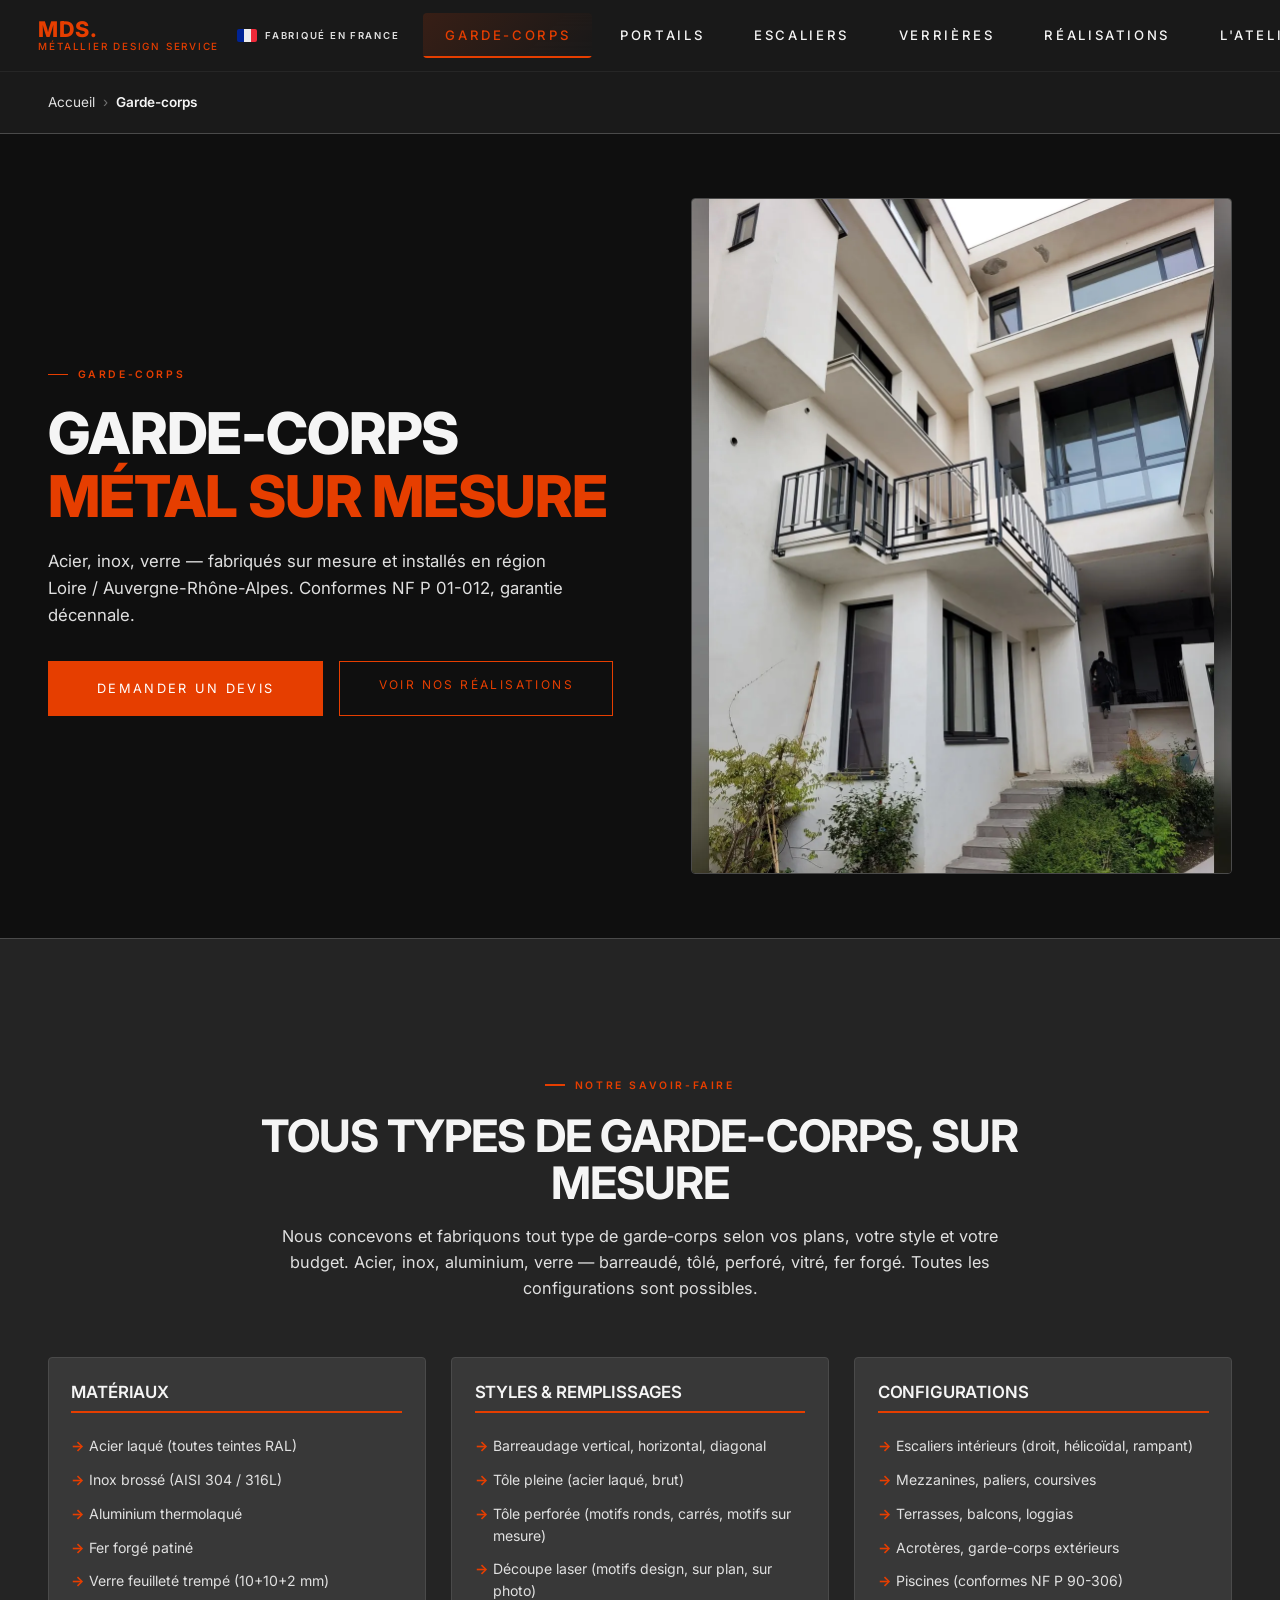
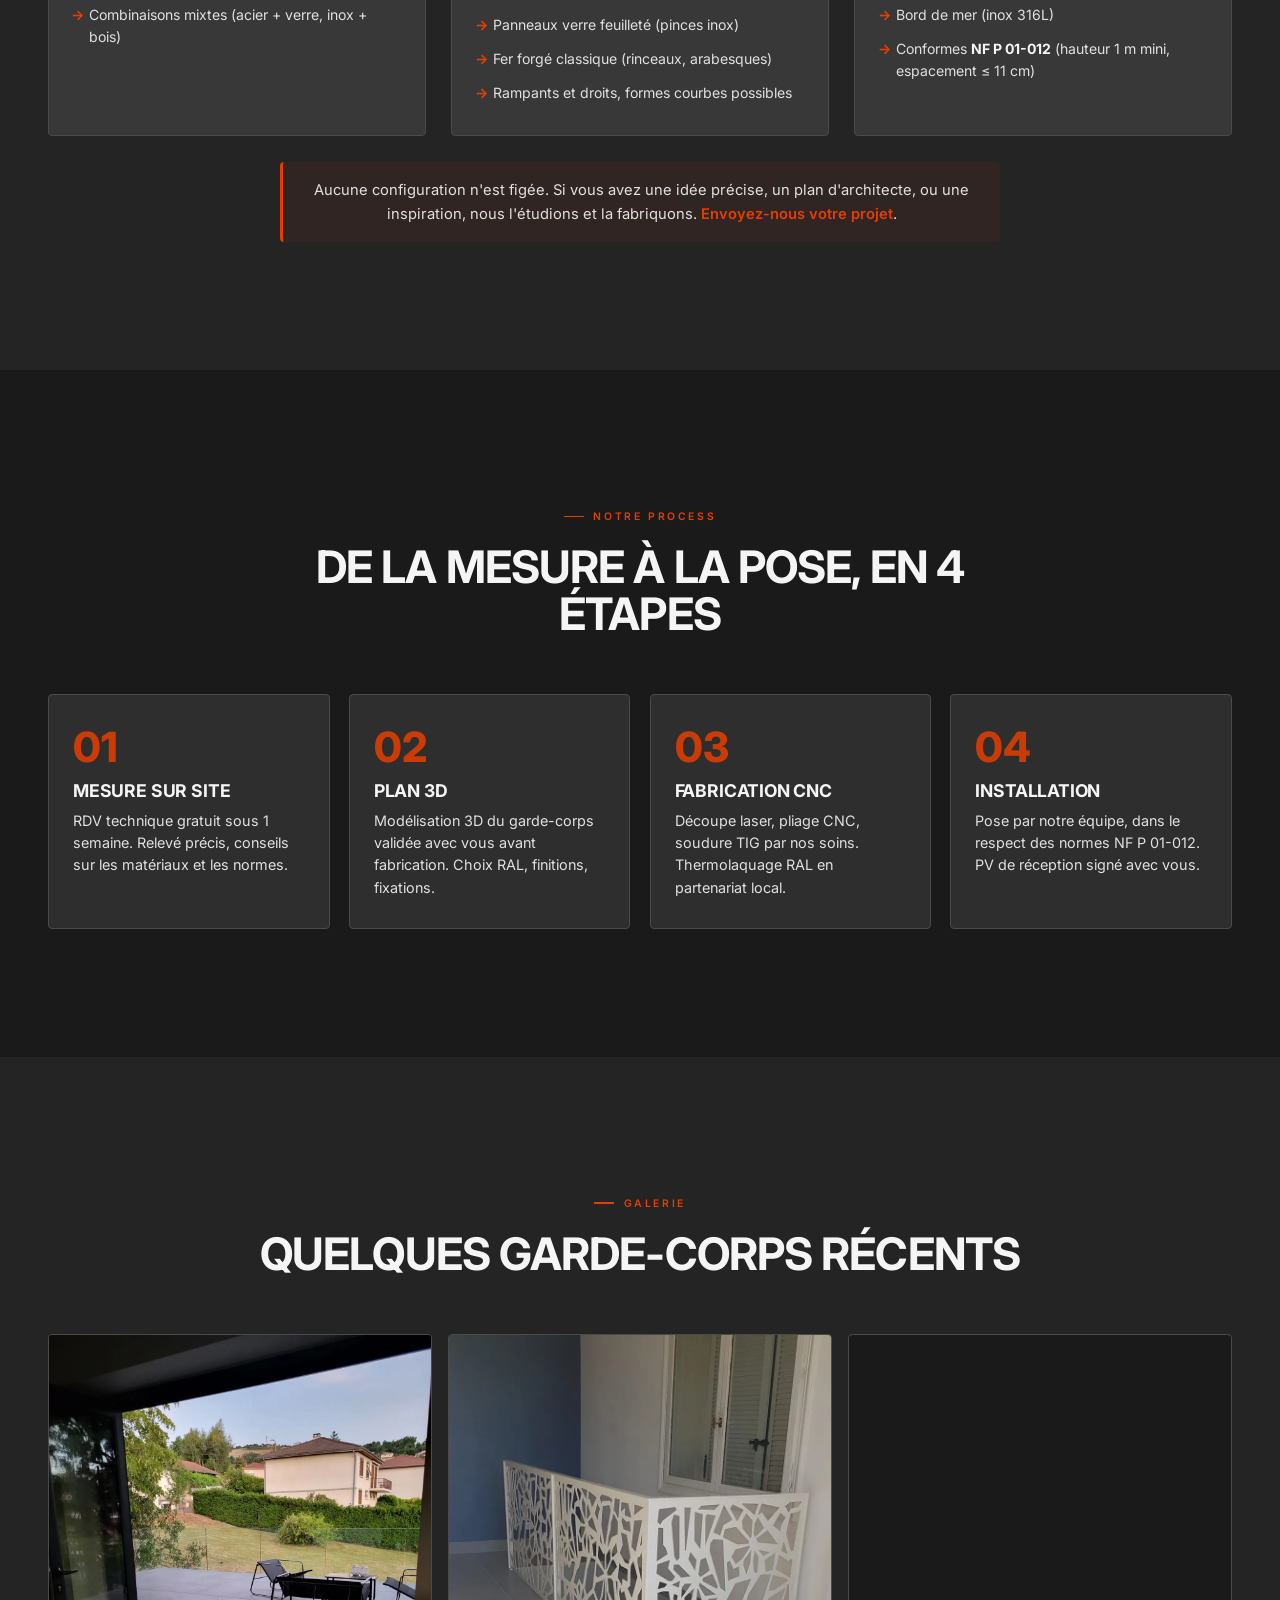
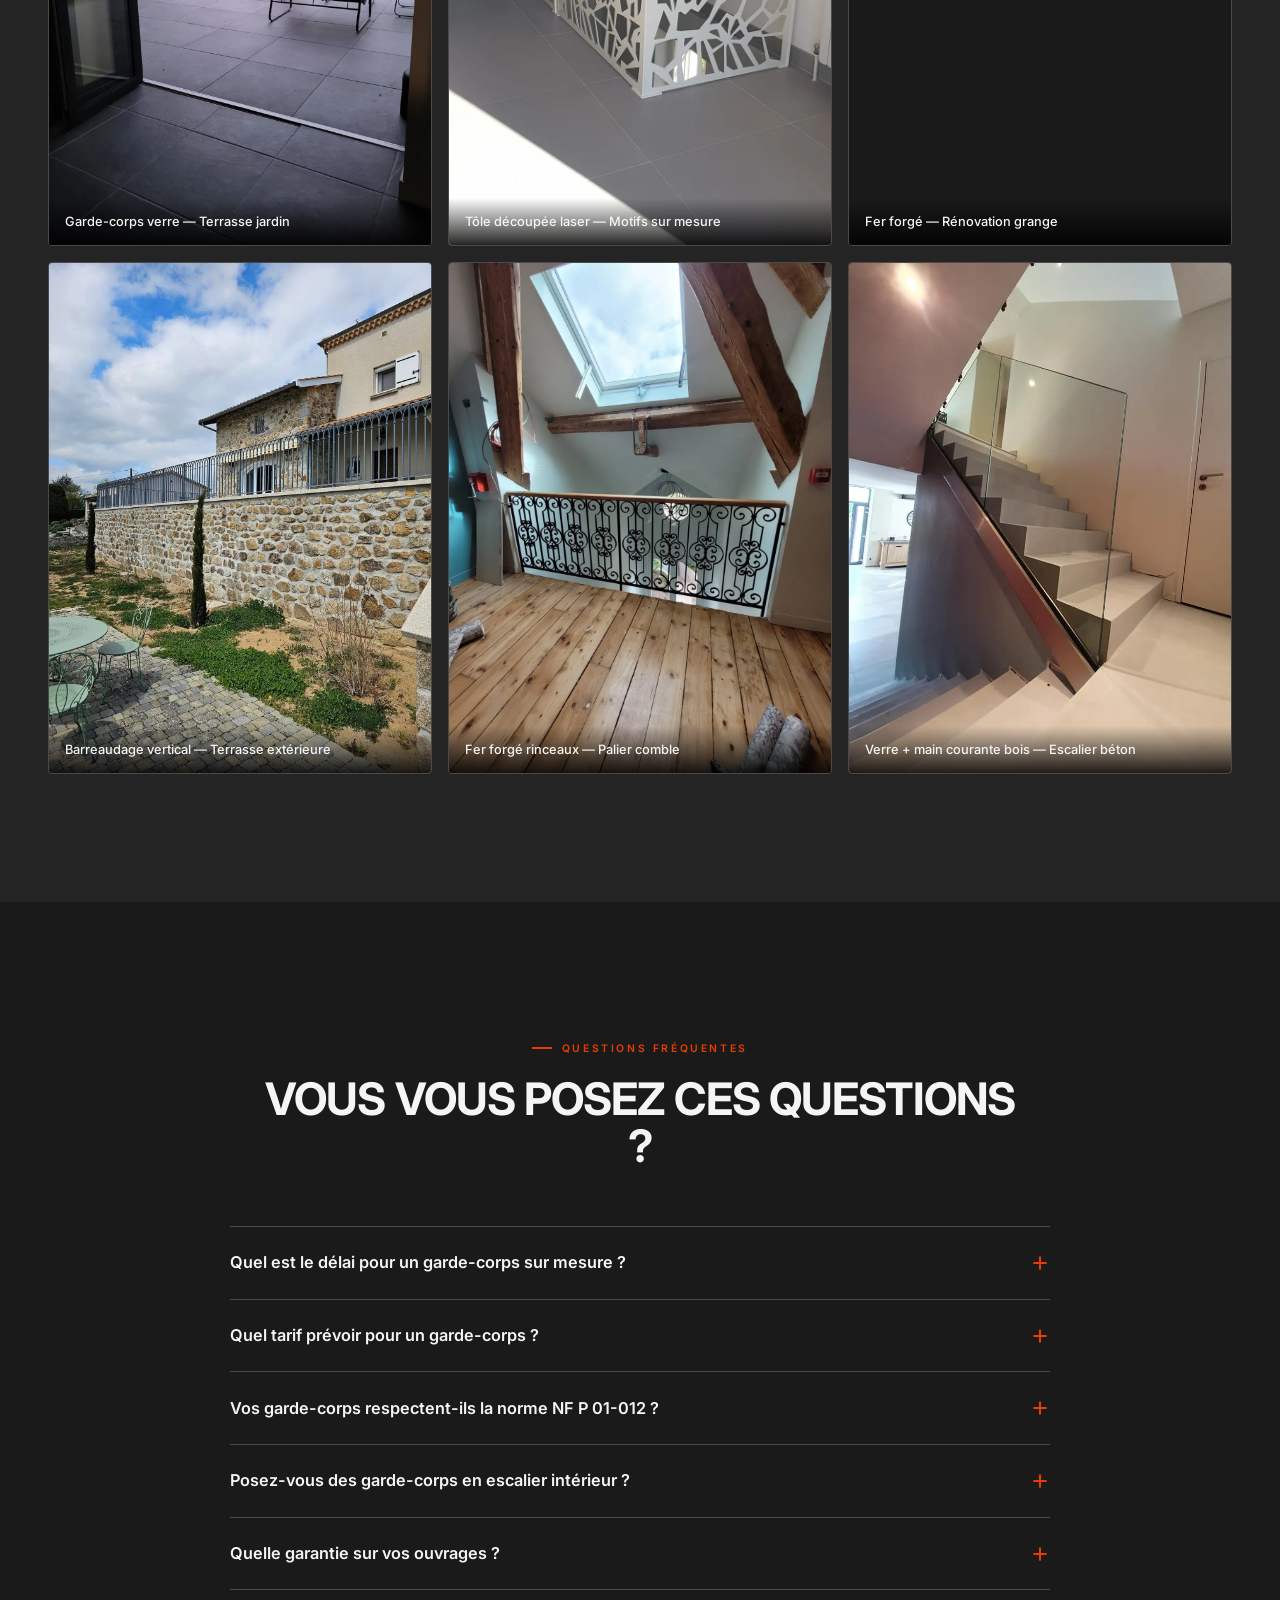
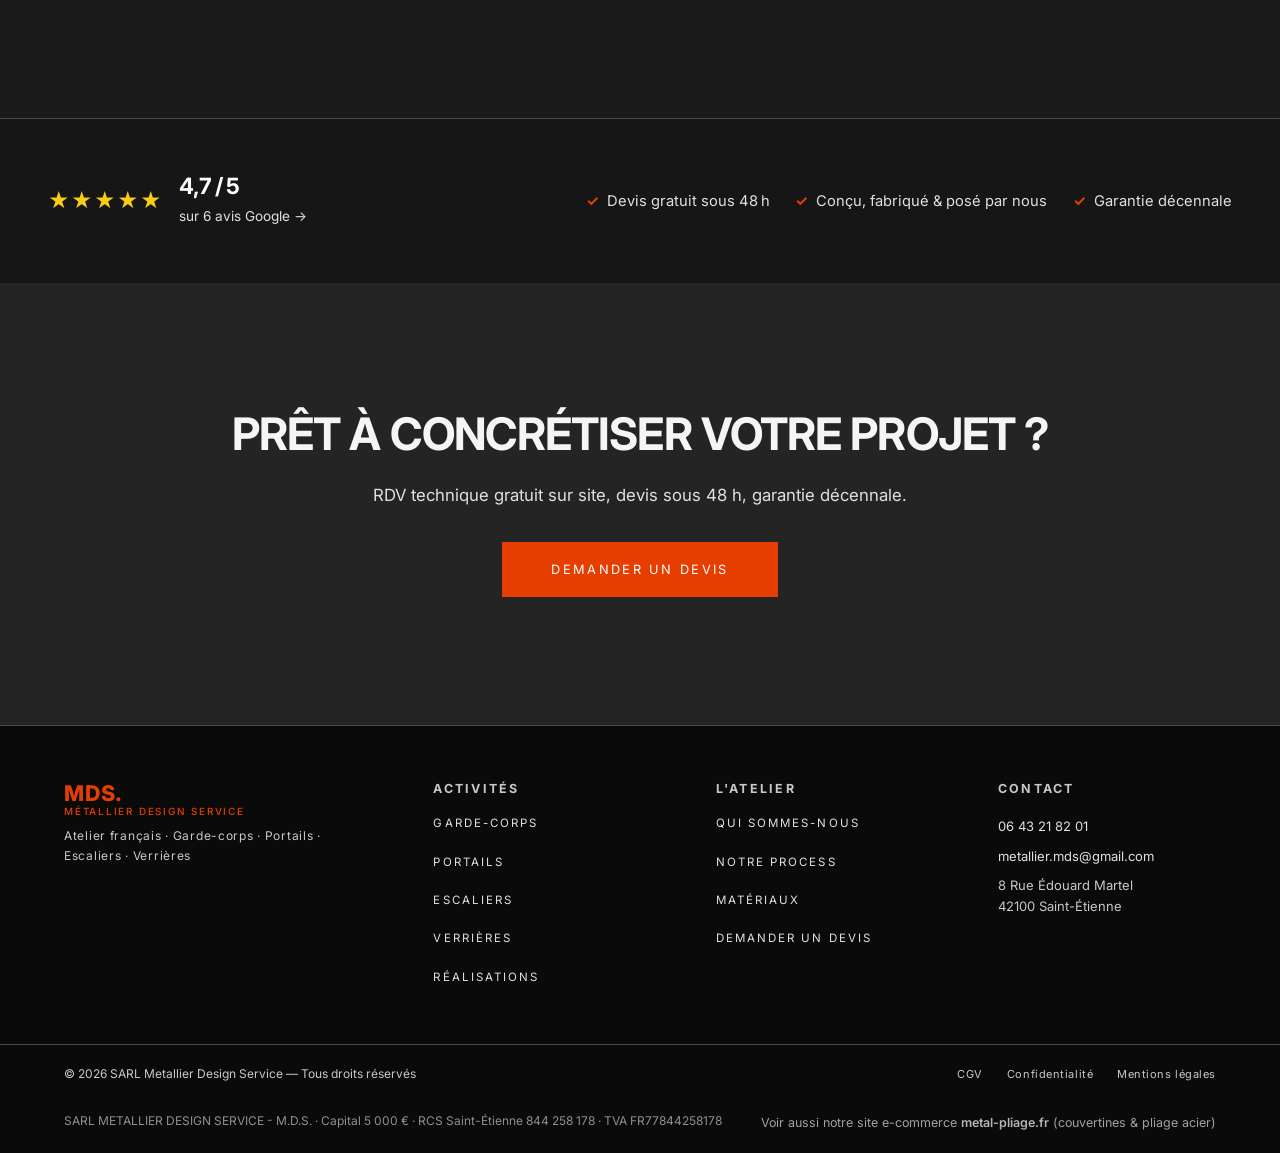
<file: garde-corps.html>
<!DOCTYPE html>
<html lang="fr">
<head>
  <meta charset="UTF-8">
  <meta name="viewport" content="width=device-width, initial-scale=1.0, viewport-fit=cover">
  <meta name="description" content="Garde-corps métal sur mesure à Saint-Étienne. Acier, inox, verre — fabriqués et installés en région Loire / Auvergne-Rhône-Alpes. Conformes NF P 01-012.">
  <meta property="og:title" content="Garde-corps sur mesure — MDS Saint-Étienne">
  <meta property="og:description" content="Garde-corps acier, inox, verre, fabriqués et installés sur mesure en Loire / Auvergne-Rhône-Alpes.">
  <meta property="og:type" content="website">
  <meta property="og:locale" content="fr_FR">
  <meta property="og:url" content="https://metallier-mds.fr/garde-corps.html">
  <meta name="twitter:card" content="summary_large_image">
  <title>Garde-corps métal sur mesure — MDS Saint-Étienne</title>
  <link rel="preconnect" href="https://fonts.googleapis.com">
  <link rel="preconnect" href="https://fonts.gstatic.com" crossorigin>
  <link href="https://fonts.googleapis.com/css2?family=Inter:wght@300;400;500;600;700;800&display=swap" rel="stylesheet">
  <link rel="canonical" href="https://metallier-mds.fr/garde-corps.html">
  <link rel="icon" type="image/svg+xml" href="/favicon.svg">
  <link rel="apple-touch-icon" sizes="180x180" href="/favicon.svg">
  <meta name="theme-color" content="#1a1a1a">
  <meta property="og:image" content="https://metallier-mds.fr/og-cover.jpg">
  <meta property="og:image:width" content="1200">
  <meta property="og:image:height" content="630">
  <meta name="twitter:image" content="https://metallier-mds.fr/og-cover.jpg">
  <link rel="stylesheet" href="css/styles.css">
  <link rel="stylesheet" href="css/mds-mobile-bar.css">
  <link rel="stylesheet" href="css/mds-lightbox.css">

  <script type="application/ld+json">
  {
    "@context": "https://schema.org",
    "@type": "BreadcrumbList",
    "itemListElement": [
      { "@type": "ListItem", "position": 1, "name": "Accueil", "item": "https://metallier-mds.fr/" },
      { "@type": "ListItem", "position": 2, "name": "Garde-corps", "item": "https://metallier-mds.fr/garde-corps.html" }
    ]
  }
  </script>
  <script type="application/ld+json">
  {
    "@context": "https://schema.org",
    "@type": "Service",
    "serviceType": "Garde-corps sur mesure",
    "provider": {
      "@type": "LocalBusiness",
      "name": "MDS - Metallier Design Service",
      "telephone": "+33643218201",
      "address": {
        "@type": "PostalAddress",
        "streetAddress": "8 Rue Édouard Martel",
        "postalCode": "42100",
        "addressLocality": "Saint-Étienne",
        "addressCountry": "FR"
      }
    },
    "areaServed": [
      { "@type": "AdministrativeArea", "name": "Loire" },
      { "@type": "AdministrativeArea", "name": "Auvergne-Rhône-Alpes" }
    ],
    "description": "Fabrication et pose sur mesure de garde-corps acier, inox, verre, conformes NF P 01-012."
  }
  </script>
  <script type="application/ld+json">
  {
    "@context": "https://schema.org",
    "@type": "FAQPage",
    "mainEntity": [
      { "@type": "Question", "name": "Quel est le délai pour un garde-corps sur mesure ?",
        "acceptedAnswer": { "@type": "Answer", "text": "Comptez 3 à 5 semaines entre le RDV technique et la pose, selon la complexité et la finition choisie." } },
      { "@type": "Question", "name": "Quel tarif pour un garde-corps ?",
        "acceptedAnswer": { "@type": "Answer", "text": "Le prix dépend de la longueur, du remplissage (barreaux, verre, plein) et de la finition. Comptez à partir de 250 € HT le mètre linéaire pour de l'acier laqué." } },
      { "@type": "Question", "name": "Vos garde-corps respectent-ils la norme NF P 01-012 ?",
        "acceptedAnswer": { "@type": "Answer", "text": "Oui. Hauteur minimale 1 m pour résidentiel, écart de barreaux ≤ 11 cm, charge horizontale 60 daN/ml en privatif. Tous nos modèles sont conformes." } },
      { "@type": "Question", "name": "Posez-vous des garde-corps en escalier intérieur ?",
        "acceptedAnswer": { "@type": "Answer", "text": "Oui, c'est même l'une de nos spécialités. Limon, crémaillère ou autoportant, en acier ou inox, avec remplissage au choix." } },
      { "@type": "Question", "name": "Quelle garantie sur vos ouvrages ?",
        "acceptedAnswer": { "@type": "Answer", "text": "Garantie décennale sur la pose et garantie 2 ans pièces/peinture. SAV de proximité depuis l'atelier de Saint-Étienne." } }
    ]
  }
  </script>

  <style>
    /* SKIP-LINK accessibilité */
    .skip-link {
      position: absolute;
      top: -100px;
      left: 1rem;
      background: var(--accent);
      color: #fff;
      padding: 0.7rem 1.2rem;
      border-radius: 4px;
      z-index: 10000;
      font-weight: 600;
      font-size: 0.9rem;
      text-decoration: none;
      transition: top var(--t) var(--ease);
    }
    .skip-link:focus { top: 1rem; outline: 2px solid #fff; outline-offset: 2px; }

    /* Footer override : 4 colonnes au lieu de 3 */
    .footer-inner {
      grid-template-columns: 1.4fr 1fr 1fr 1fr !important;
    }
    .footer-brand .footer-tagline { max-width: 280px; }
    @media (max-width: 900px) {
      .footer-inner { grid-template-columns: 1fr 1fr !important; }
    }
    @media (max-width: 600px) {
      .footer-inner { grid-template-columns: 1fr !important; }
    }

    /* Logo identique à index */
    .logo-mds {
      display: inline-flex;
      flex-direction: column;
      gap: 2px;
      font-family: var(--font-head);
      font-weight: 800;
      font-size: 1.2rem;
      letter-spacing: 0.04em;
      color: var(--text-primary);
      text-decoration: none;
      line-height: 1;
    }
    .logo-mds-main { font-size: 1.35rem; }
    .logo-mds-main span { color: var(--accent); }
    .logo-mds-sub {
      font-size: 0.62rem;
      font-weight: 500;
      letter-spacing: 0.18em;
      text-transform: uppercase;
      color: var(--text-muted);
    }

    /* BREADCRUMB */
    .mds-breadcrumb {
      background: #1a1a1a;
      border-bottom: 1px solid var(--border);
      padding: calc(var(--nav-h) + 1.2rem) 0 1.2rem;
    }
    .mds-breadcrumb-inner {
      max-width: var(--max-w);
      margin: 0 auto;
      padding: 0 clamp(1.5rem, 4vw, 3rem);
    }
    .mds-breadcrumb ol {
      display: flex;
      flex-wrap: wrap;
      gap: 0.5rem;
      list-style: none;
      padding: 0;
      margin: 0;
      font-size: 0.85rem;
      color: var(--text-muted);
    }
    .mds-breadcrumb a { color: var(--text-secondary); text-decoration: none; transition: color var(--t) var(--ease); }
    .mds-breadcrumb a:hover { color: var(--accent); }
    .mds-breadcrumb-sep { color: var(--text-muted); opacity: 0.5; }
    .mds-breadcrumb [aria-current="page"] { color: var(--text-primary); font-weight: 600; }

    /* HERO PRODUIT */
    .mds-product-hero {
      background: #0f0f0f;
      padding: 4rem 0;
      border-bottom: 1px solid var(--border);
    }
    .mds-product-hero-inner {
      max-width: var(--max-w);
      margin: 0 auto;
      padding: 0 clamp(1.5rem, 4vw, 3rem);
      display: grid;
      grid-template-columns: 1.1fr 1fr;
      gap: 3rem;
      align-items: center;
    }
    .mds-product-hero h1 {
      font-size: clamp(2rem, 4.5vw, 3.6rem);
      font-weight: 800;
      letter-spacing: -0.02em;
      line-height: 1.1;
      margin-bottom: 1.2rem;
      color: var(--text-primary);
    }
    .mds-product-hero h1 .accent { color: var(--accent); }
    .mds-product-hero-sub {
      color: var(--text-secondary);
      font-size: 1.05rem;
      line-height: 1.6;
      margin-bottom: 2rem;
      max-width: 540px;
    }
    .mds-product-hero-cta {
      display: flex;
      flex-wrap: wrap;
      gap: 1rem;
    }
    .mds-product-hero-img {
      aspect-ratio: 4/5;
      border-radius: 4px;
      overflow: hidden;
      background: #1a1a1a;
      border: 1px solid var(--border);
    }
    .mds-product-hero-img svg,
    .mds-product-hero-img img { width: 100%; height: 100%; display: block; object-fit: cover; }

    /* SECTION standards */
    .mds-section {
      padding: var(--section-pad) 0;
    }
    .mds-section-inner {
      max-width: var(--max-w);
      margin: 0 auto;
      padding: 0 clamp(1.5rem, 4vw, 3rem);
    }
    .mds-section-header {
      max-width: 760px;
      margin: 0 auto 3.5rem;
      text-align: center;
    }
    .mds-section-header h2 { margin-bottom: 1rem; }
    .mds-section-header p {
      color: var(--text-secondary);
      font-size: 1.02rem;
      line-height: 1.6;
    }

    /* TYPES — grid 3 colonnes */
    .mds-types-grid {
      display: grid;
      grid-template-columns: repeat(3, 1fr);
      gap: 1.4rem;
    }
    .mds-type-card {
      background: var(--bg-surface);
      border: 1px solid var(--border);
      border-radius: 4px;
      overflow: hidden;
      transition: border-color var(--t) var(--ease), transform var(--t) var(--ease);
    }
    .mds-type-card:hover {
      border-color: var(--accent);
      transform: translateY(-4px);
    }
    .mds-type-img {
      aspect-ratio: 4/3;
      background: #1a1a1a;
      border-bottom: 1px solid var(--border);
    }
    .mds-type-img svg { width: 100%; height: 100%; display: block; }
    .mds-type-body { padding: 1.5rem; }
    .mds-type-body h3 {
      font-size: 1.2rem;
      font-weight: 700;
      color: var(--text-primary);
      margin-bottom: 0.6rem;
    }
    .mds-type-body p {
      color: var(--text-secondary);
      font-size: 0.92rem;
      line-height: 1.55;
      margin-bottom: 1rem;
    }
    .mds-type-features {
      display: flex;
      flex-wrap: wrap;
      gap: 8px;
      list-style: none;
      padding: 0;
      margin: 0;
    }
    .mds-type-features li {
      font-size: 0.74rem;
      font-weight: 500;
      letter-spacing: 0.05em;
      text-transform: uppercase;
      padding: 4px 10px;
      background: rgba(230,62,0,0.10);
      color: var(--accent);
      border-radius: 4px;
    }

    /* PROCESS */
    .mds-process {
      background: #1a1a1a;
    }
    .mds-process-grid {
      display: grid;
      grid-template-columns: repeat(4, 1fr);
      gap: 1.2rem;
      counter-reset: step;
    }
    .mds-process-step {
      position: relative;
      padding: 2rem 1.5rem 1.8rem;
      background: var(--bg-surface);
      border: 1px solid var(--border);
      border-radius: 4px;
    }
    .mds-process-num {
      font-family: var(--font-head);
      font-size: 2.6rem;
      font-weight: 800;
      line-height: 1;
      color: var(--accent);
      opacity: 0.85;
      margin-bottom: 0.8rem;
    }
    .mds-process-step h3 {
      font-size: 1.1rem;
      font-weight: 700;
      color: var(--text-primary);
      margin-bottom: 0.6rem;
    }
    .mds-process-step p {
      color: var(--text-secondary);
      font-size: 0.9rem;
      line-height: 1.55;
    }

    /* GALERIE */
    .mds-gallery-grid {
      display: grid;
      grid-template-columns: repeat(3, 1fr);
      gap: 1rem;
    }
    .mds-gallery-item {
      aspect-ratio: 3/4;
      border-radius: 4px;
      overflow: hidden;
      background: #1a1a1a;
      border: 1px solid var(--border);
      position: relative;
    }
    .mds-gallery-item svg, .mds-gallery-item img { width: 100%; height: 100%; display: block; object-fit: cover; transition: transform .5s var(--ease, ease); }
    .mds-gallery-item:hover img { transform: scale(1.04); }
    .mds-gallery-cap {
      position: absolute;
      left: 0; right: 0; bottom: 0;
      padding: 0.8rem 1rem;
      background: linear-gradient(180deg, transparent, rgba(0,0,0,0.85));
      color: var(--text-primary);
      font-size: 0.8rem;
      font-weight: 500;
    }

    /* FAQ ACCORDÉON */
    .mds-faq {
      max-width: 820px;
      margin: 0 auto;
    }
    .mds-faq-item {
      border-bottom: 1px solid var(--border);
    }
    .mds-faq-item:first-child { border-top: 1px solid var(--border); }
    .mds-faq-q {
      width: 100%;
      text-align: left;
      background: transparent;
      border: none;
      padding: 1.4rem 0;
      color: var(--text-primary);
      font-family: var(--font-head);
      font-size: 1.02rem;
      font-weight: 600;
      cursor: pointer;
      display: flex;
      align-items: center;
      justify-content: space-between;
      gap: 1rem;
      transition: color var(--t) var(--ease);
    }
    .mds-faq-q:hover { color: var(--accent); }
    .mds-faq-q-icon {
      flex-shrink: 0;
      transition: transform var(--t) var(--ease);
      color: var(--accent);
    }
    .mds-faq-item[open] .mds-faq-q-icon { transform: rotate(45deg); }
    .mds-faq-a {
      padding: 0 0 1.4rem;
      color: var(--text-secondary);
      font-size: 0.95rem;
      line-height: 1.65;
    }
    /* On utilise <details>/<summary> natifs, donc remove default marker */
    .mds-faq-q::-webkit-details-marker { display: none; }
    .mds-faq-q::marker { display: none; content: ''; }

    /* CTA FINAL */
    .mds-final-cta {
      background: var(--bg-base);
      text-align: center;
    }
    .mds-final-cta h2 { margin-bottom: 1.5rem; }
    .mds-final-cta p {
      color: var(--text-secondary);
      margin-bottom: 2rem;
      font-size: 1.05rem;
    }

    /* Footer link bottom */
    .mds-footer-bottom-link {
      display: inline-block;
      margin-top: 0.8rem;
      font-size: 0.78rem;
      color: var(--text-muted);
      text-decoration: none;
      opacity: 0.8;
      transition: opacity var(--t) var(--ease);
    }
    .mds-footer-bottom-link:hover { opacity: 1; color: var(--accent); }
    .mds-footer-bottom-link strong { color: var(--text-secondary); font-weight: 600; }

    /* fade-up */
    .animate-fadeup {
      opacity: 0;
      transform: translateY(20px);
      transition: opacity 0.7s var(--ease-out), transform 0.7s var(--ease-out);
      transition-delay: var(--delay, 0s);
    }
    .animate-fadeup.in-view {
      opacity: 1;
      transform: translateY(0);
    }

    /* RESPONSIVE */
    @media (max-width: 1100px) {
      .mds-process-grid { grid-template-columns: repeat(2, 1fr); }
    }
    @media (max-width: 900px) {
      .mds-product-hero-inner { grid-template-columns: 1fr; gap: 2.5rem; }
      .mds-types-grid { grid-template-columns: 1fr; }
      .mds-gallery-grid { grid-template-columns: repeat(2, 1fr); }
    }
    @media (max-width: 600px) {
      .mds-process-grid { grid-template-columns: 1fr; }
      .mds-gallery-grid { grid-template-columns: 1fr; }
      .mds-product-hero-cta { flex-direction: column; align-items: stretch; }
      .mds-product-hero-cta a { width: 100%; text-align: center; justify-content: center; }
    }
  </style>
</head>
<body>
  <a href="#main-content" class="skip-link">Aller au contenu principal</a>

  <!-- ═══════════════════════════════════════════
       NAVIGATION
  ═══════════════════════════════════════════ -->
  <nav id="navbar" aria-label="Navigation principale">
    <div class="nav-inner">
      <div class="nav-left">
        <a href="index.html" class="logo logo-mds" aria-label="MDS — Métallier Design Service — Accueil">
          <span class="logo-mds-main">MDS<span>.</span></span>
          <span class="logo-mds-sub">Métallier Design Service</span>
        </a>
        <div class="france-badge" aria-label="Fabriqué en France">
          <div class="france-flag" aria-hidden="true">
            <span class="f-blue"></span>
            <span class="f-white"></span>
            <span class="f-red"></span>
          </div>
          Fabriqué en France
        </div>
      </div>
      <button class="nav-hamburger" aria-label="Ouvrir le menu" aria-expanded="false" aria-controls="nav-links">
        <span></span><span></span><span></span>
      </button>
      <ul id="nav-links" role="list">
        <li class="nav-item"><a href="garde-corps.html" class="active" aria-current="page">Garde-corps</a></li>
        <li class="nav-item"><a href="portails.html">Portails</a></li>
        <li class="nav-item"><a href="escaliers.html">Escaliers</a></li>
        <li class="nav-item"><a href="verrieres.html">Verrières</a></li>
        <li class="nav-item"><a href="realisations.html">Réalisations</a></li>
        <li class="nav-item"><a href="atelier.html">L'atelier</a></li>
        <li class="nav-item"><a href="contact.html">Contact</a></li>
      </ul>
      <div class="nav-right">
        <a href="devis.html" class="nav-cta btn-outline">Devis gratuit</a>
      </div>
    </div>
  </nav>

  <main id="main-content">

  <!-- ═══════════════════════════════════════════
       BREADCRUMB
  ═══════════════════════════════════════════ -->
  <nav class="mds-breadcrumb" aria-label="Fil d'Ariane">
    <div class="mds-breadcrumb-inner">
      <ol>
        <li><a href="index.html">Accueil</a></li>
        <li class="mds-breadcrumb-sep" aria-hidden="true">›</li>
        <li aria-current="page">Garde-corps</li>
      </ol>
    </div>
  </nav>

  <!-- ═══════════════════════════════════════════
       HERO PRODUIT
  ═══════════════════════════════════════════ -->
  <section class="mds-product-hero" aria-labelledby="ph-title">
    <div class="mds-product-hero-inner">
      <div class="animate-fadeup">
        <span class="section-label">GARDE-CORPS</span>
        <h1 id="ph-title">Garde-corps <span class="accent">métal sur mesure</span></h1>
        <p class="mds-product-hero-sub">
          Acier, inox, verre — fabriqués sur mesure et installés en région Loire / Auvergne-Rhône-Alpes.
          Conformes NF P 01-012, garantie décennale.
        </p>
        <div class="mds-product-hero-cta">
          <a href="devis.html" class="btn-primary">Demander un devis</a>
          <a href="#gallery" class="btn-outline">Voir nos réalisations</a>
        </div>
      </div>
      <div class="mds-product-hero-img animate-fadeup" style="--delay: 0.1s">
        <img src="assets/photos-reelles/garde-corps-balcons-noirs.webp" alt="Garde-corps et balcons acier sur mesure sur façade contemporaine, réalisés et posés par MDS en Loire" loading="eager" decoding="async" fetchpriority="high" width="400" height="500">
      </div>
    </div>
  </section>

  <!-- ═══════════════════════════════════════════
       3 TYPES
  ═══════════════════════════════════════════ -->
    <section class="mds-section" aria-labelledby="types-title">
    <div class="mds-section-inner">
      <header class="mds-section-header animate-fadeup">
        <span class="section-label">NOTRE SAVOIR-FAIRE</span>
        <h2 id="types-title">Tous types de garde-corps, sur mesure</h2>
        <p>Nous concevons et fabriquons tout type de garde-corps selon vos plans, votre style et votre budget. Acier, inox, aluminium, verre — barreaudé, tôlé, perforé, vitré, fer forgé. Toutes les configurations sont possibles.</p>
      </header>

      <div class="mds-polyvalence-grid">

        <article class="mds-polyvalence-card animate-fadeup">
          <h3>Matériaux</h3>
          <ul>
            <li>Acier laqué (toutes teintes RAL)</li>
            <li>Inox brossé (AISI 304 / 316L)</li>
            <li>Aluminium thermolaqué</li>
            <li>Fer forgé patiné</li>
            <li>Verre feuilleté trempé (10+10+2 mm)</li>
            <li>Combinaisons mixtes (acier + verre, inox + bois)</li>
          </ul>
        </article>

        <article class="mds-polyvalence-card animate-fadeup" style="--delay: 0.05s">
          <h3>Styles &amp; remplissages</h3>
          <ul>
            <li>Barreaudage vertical, horizontal, diagonal</li>
            <li>Tôle pleine (acier laqué, brut)</li>
            <li>Tôle perforée (motifs ronds, carrés, motifs sur mesure)</li>
            <li>Découpe laser (motifs design, sur plan, sur photo)</li>
            <li>Panneaux verre feuilleté (pinces inox)</li>
            <li>Fer forgé classique (rinceaux, arabesques)</li>
            <li>Rampants et droits, formes courbes possibles</li>
          </ul>
        </article>

        <article class="mds-polyvalence-card animate-fadeup" style="--delay: 0.1s">
          <h3>Configurations</h3>
          <ul>
            <li>Escaliers intérieurs (droit, hélicoïdal, rampant)</li>
            <li>Mezzanines, paliers, coursives</li>
            <li>Terrasses, balcons, loggias</li>
            <li>Acrotères, garde-corps extérieurs</li>
            <li>Piscines (conformes NF P 90-306)</li>
            <li>Bord de mer (inox 316L)</li>
            <li>Conformes <strong>NF P 01-012</strong> (hauteur 1 m mini, espacement ≤ 11 cm)</li>
          </ul>
        </article>

      </div>

      <p class="mds-polyvalence-note">
        Aucune configuration n'est figée. Si vous avez une idée précise, un plan d'architecte, ou une inspiration, nous l'étudions et la fabriquons. <a href="devis.html" style="color:var(--accent);font-weight:600;">Envoyez-nous votre projet</a>.
      </p>
    </div>
  </section>

  <style>
    .mds-polyvalence-grid {
      display: grid;
      grid-template-columns: repeat(3, 1fr);
      gap: 1.6rem;
      margin: 2rem 0 1.5rem;
    }
    .mds-polyvalence-card {
      background: var(--bg-card);
      border: 1px solid var(--border);
      border-radius: 4px;
      padding: 1.6rem 1.4rem;
    }
    .mds-polyvalence-card h3 {
      font-size: 1.05rem;
      color: var(--text-primary);
      margin-bottom: 1rem;
      padding-bottom: 0.6rem;
      border-bottom: 2px solid var(--accent);
    }
    .mds-polyvalence-card ul {
      list-style: none;
      padding: 0;
      margin: 0;
    }
    .mds-polyvalence-card li {
      font-size: 0.88rem;
      color: var(--text-secondary);
      line-height: 1.55;
      padding: 6px 0 6px 18px;
      position: relative;
    }
    .mds-polyvalence-card li::before {
      content: "→";
      position: absolute;
      left: 0;
      color: var(--accent);
      font-weight: 700;
    }
    .mds-polyvalence-card strong { color: var(--text-primary); }
    .mds-polyvalence-note {
      text-align: center;
      font-size: 0.92rem;
      color: var(--text-secondary);
      margin: 1.6rem auto 0;
      max-width: 720px;
      padding: 1rem;
      background: rgba(230, 62, 0, 0.06);
      border-left: 3px solid var(--accent);
      border-radius: 4px;
    }
    @media (max-width: 860px) {
      .mds-polyvalence-grid { grid-template-columns: 1fr; }
    }
  </style>

  <!-- ═══════════════════════════════════════════
       PROCESS EN 4 ÉTAPES
  ═══════════════════════════════════════════ -->
  <section class="mds-section mds-process" aria-labelledby="process-title">
    <div class="mds-section-inner">
      <header class="mds-section-header animate-fadeup">
        <span class="section-label">NOTRE PROCESS</span>
        <h2 id="process-title">De la mesure à la pose, en 4 étapes</h2>
      </header>
      <div class="mds-process-grid">

        <div class="mds-process-step animate-fadeup">
          <div class="mds-process-num">01</div>
          <h3>Mesure sur site</h3>
          <p>RDV technique gratuit sous 1 semaine. Relevé précis, conseils sur les matériaux et les normes.</p>
        </div>
        <div class="mds-process-step animate-fadeup" style="--delay: 0.05s">
          <div class="mds-process-num">02</div>
          <h3>Plan 3D</h3>
          <p>Modélisation 3D du garde-corps validée avec vous avant fabrication. Choix RAL, finitions, fixations.</p>
        </div>
        <div class="mds-process-step animate-fadeup" style="--delay: 0.1s">
          <div class="mds-process-num">03</div>
          <h3>Fabrication CNC</h3>
          <p>Découpe laser, pliage CNC, soudure TIG par nos soins. Thermolaquage RAL en partenariat local.</p>
        </div>
        <div class="mds-process-step animate-fadeup" style="--delay: 0.15s">
          <div class="mds-process-num">04</div>
          <h3>Installation</h3>
          <p>Pose par notre équipe, dans le respect des normes NF P 01-012. PV de réception signé avec vous.</p>
        </div>

      </div>
    </div>
  </section>

  <!-- ═══════════════════════════════════════════
       GALERIE
  ═══════════════════════════════════════════ -->
  <section class="mds-section" id="gallery" aria-labelledby="gallery-title">
    <div class="mds-section-inner">
      <header class="mds-section-header animate-fadeup">
        <span class="section-label">GALERIE</span>
        <h2 id="gallery-title">Quelques garde-corps récents</h2>
      </header>
            <div class="mds-gallery-grid">

        <div class="mds-gallery-item animate-fadeup">
          <img src="assets/photos-chantiers/garde-corps-verre-terrasse-jardin.webp" alt="Garde-corps en verre sécurité sur terrasse extérieure avec vue jardin" loading="lazy" decoding="async" width="400" height="300">
          <div class="mds-gallery-cap">Garde-corps verre — Terrasse jardin</div>
        </div>

        <div class="mds-gallery-item animate-fadeup" style="--delay: 0.05s">
          <img src="assets/photos-chantiers/garde-corps-laser-motifs-geometriques.webp" alt="Garde-corps en tôle découpée laser, motifs géométriques arabesques blancs" loading="lazy" decoding="async" width="400" height="300">
          <div class="mds-gallery-cap">Tôle découpée laser — Motifs sur mesure</div>
        </div>

        <div class="mds-gallery-item animate-fadeup" style="--delay: 0.1s">
          <img src="assets/photos-chantiers/garde-corps-fer-forge-grange.webp" alt="Garde-corps en fer forgé classique avec verrière atelier sur rénovation grange" loading="lazy" decoding="async" width="400" height="300">
          <div class="mds-gallery-cap">Fer forgé — Rénovation grange</div>
        </div>

        <div class="mds-gallery-item animate-fadeup">
          <img src="assets/photos-chantiers/garde-corps-barreaux-bleu-terrasse.webp" alt="Garde-corps extérieur à barreaux verticaux bleu pâle sur terrasse panoramique en pierre" loading="lazy" decoding="async" width="400" height="300">
          <div class="mds-gallery-cap">Barreaudage vertical — Terrasse extérieure</div>
        </div>

        <div class="mds-gallery-item animate-fadeup" style="--delay: 0.05s">
          <img src="assets/photos-chantiers/garde-corps-fer-forge-comble.webp" alt="Garde-corps fer forgé classique noir avec rinceaux sur palier de comble" loading="lazy" decoding="async" width="400" height="300">
          <div class="mds-gallery-cap">Fer forgé rinceaux — Palier comble</div>
        </div>

        <div class="mds-gallery-item animate-fadeup" style="--delay: 0.1s">
          <img src="assets/photos-chantiers/escalier-beton-garde-corps-verre.webp" alt="Garde-corps en verre transparent avec main courante bois sur escalier béton ciré" loading="lazy" decoding="async" width="400" height="300">
          <div class="mds-gallery-cap">Verre + main courante bois — Escalier béton</div>
        </div>

      </div>

    </div>
  </section>

  <!-- ═══════════════════════════════════════════
       FAQ
  ═══════════════════════════════════════════ -->
  <section class="mds-section mds-process" aria-labelledby="faq-title">
    <div class="mds-section-inner">
      <header class="mds-section-header animate-fadeup">
        <span class="section-label">QUESTIONS FRÉQUENTES</span>
        <h2 id="faq-title">Vous vous posez ces questions ?</h2>
      </header>
      <div class="mds-faq">

        <details class="mds-faq-item animate-fadeup">
          <summary class="mds-faq-q">
            Quel est le délai pour un garde-corps sur mesure ?
            <svg class="mds-faq-q-icon" width="20" height="20" viewBox="0 0 24 24" fill="none" stroke="currentColor" stroke-width="2.5" stroke-linecap="round" aria-hidden="true">
              <line x1="12" y1="5" x2="12" y2="19"/><line x1="5" y1="12" x2="19" y2="12"/>
            </svg>
          </summary>
          <div class="mds-faq-a">
            Comptez 3 à 5 semaines entre le RDV technique sur site et la pose finale, selon la complexité du projet,
            la finition choisie et notre planning atelier. Pour les pièces standards, on peut descendre à 2 semaines.
          </div>
        </details>

        <details class="mds-faq-item animate-fadeup" style="--delay: 0.05s">
          <summary class="mds-faq-q">
            Quel tarif prévoir pour un garde-corps ?
            <svg class="mds-faq-q-icon" width="20" height="20" viewBox="0 0 24 24" fill="none" stroke="currentColor" stroke-width="2.5" stroke-linecap="round" aria-hidden="true">
              <line x1="12" y1="5" x2="12" y2="19"/><line x1="5" y1="12" x2="19" y2="12"/>
            </svg>
          </summary>
          <div class="mds-faq-a">
            Le prix dépend de la longueur totale, du remplissage (barreaux verticaux, câbles, verre, tôle pleine) et
            de la finition. À titre indicatif : à partir de <strong>250 € HT le mètre linéaire</strong> en acier laqué,
            350 € en inox brossé, 450 € pour du verre + acier. Devis précis sous 48 h après RDV technique.
          </div>
        </details>

        <details class="mds-faq-item animate-fadeup" style="--delay: 0.1s">
          <summary class="mds-faq-q">
            Vos garde-corps respectent-ils la norme NF P 01-012 ?
            <svg class="mds-faq-q-icon" width="20" height="20" viewBox="0 0 24 24" fill="none" stroke="currentColor" stroke-width="2.5" stroke-linecap="round" aria-hidden="true">
              <line x1="12" y1="5" x2="12" y2="19"/><line x1="5" y1="12" x2="19" y2="12"/>
            </svg>
          </summary>
          <div class="mds-faq-a">
            Oui, systématiquement. Hauteur minimale <strong>1 m</strong> en résidentiel (1,10 m si chute &gt; 1 m),
            écartement des barreaux ≤ 11 cm, résistance à une charge horizontale de 60 daN/ml en privatif (100 daN/ml en ERP).
            Tous nos modèles sont conformes et nous fournissons les notes de calcul sur demande.
          </div>
        </details>

        <details class="mds-faq-item animate-fadeup" style="--delay: 0.15s">
          <summary class="mds-faq-q">
            Posez-vous des garde-corps en escalier intérieur ?
            <svg class="mds-faq-q-icon" width="20" height="20" viewBox="0 0 24 24" fill="none" stroke="currentColor" stroke-width="2.5" stroke-linecap="round" aria-hidden="true">
              <line x1="12" y1="5" x2="12" y2="19"/><line x1="5" y1="12" x2="19" y2="12"/>
            </svg>
          </summary>
          <div class="mds-faq-a">
            Oui, c'est même l'une de nos spécialités. Limon central, crémaillère ou autoportant, en acier ou inox,
            avec remplissage au choix (barreaux, verre, câbles tendus). On intervient aussi bien sur escalier neuf
            qu'en rénovation, avec adaptation aux fixations existantes.
          </div>
        </details>

        <details class="mds-faq-item animate-fadeup" style="--delay: 0.2s">
          <summary class="mds-faq-q">
            Quelle garantie sur vos ouvrages ?
            <svg class="mds-faq-q-icon" width="20" height="20" viewBox="0 0 24 24" fill="none" stroke="currentColor" stroke-width="2.5" stroke-linecap="round" aria-hidden="true">
              <line x1="12" y1="5" x2="12" y2="19"/><line x1="5" y1="12" x2="19" y2="12"/>
            </svg>
          </summary>
          <div class="mds-faq-a">
            <strong>Garantie décennale</strong> sur la pose (assurance Pro BTP) et <strong>garantie 2 ans pièces et thermolaquage</strong>.
            SAV de proximité depuis notre atelier de Saint-Étienne : retouche peinture, resserrage fixations, remplacement de panneau verre
            si besoin — on se déplace dans toute la région.
          </div>
        </details>

      </div>
    </div>
  </section>

  <!-- ═══════════════════════════════════════════
       CTA FINAL
  ═══════════════════════════════════════════ -->
  <!-- RÉASSURANCE / AVIS -->
  <section style="background:#161616;border-top:1px solid var(--border);padding:3.5rem 0;" aria-label="Avis et garanties">
    <div style="max-width:var(--max-w);margin:0 auto;padding:0 clamp(1.5rem,4vw,3rem);display:flex;flex-wrap:wrap;gap:1.8rem 2.5rem;align-items:center;justify-content:space-between;">
      <div style="display:flex;align-items:center;gap:1rem;">
        <span style="color:#facc15;font-size:1.3rem;letter-spacing:2px;line-height:1;">&#9733;&#9733;&#9733;&#9733;&#9733;</span>
        <div>
          <strong style="color:#fff;font-size:1.4rem;line-height:1;">4,7&#8239;/&#8239;5</strong>
          <a href="https://g.page/r/CXenY9EcyzorEBM" target="_blank" rel="noopener" style="display:block;color:var(--text-secondary);font-size:.85rem;text-decoration:none;margin-top:.2rem;">sur 6 avis Google &#8594;</a>
        </div>
      </div>
      <ul style="list-style:none;display:flex;flex-wrap:wrap;gap:1rem 1.6rem;margin:0;padding:0;color:var(--text-secondary);font-size:.92rem;">
        <li style="display:flex;align-items:center;gap:.5rem;"><span style="color:var(--accent);font-weight:700;">&#10003;</span> Devis gratuit sous 48&#8239;h</li>
        <li style="display:flex;align-items:center;gap:.5rem;"><span style="color:var(--accent);font-weight:700;">&#10003;</span> Con&#231;u, fabriqu&#233; &amp; pos&#233; par nous</li>
        <li style="display:flex;align-items:center;gap:.5rem;"><span style="color:var(--accent);font-weight:700;">&#10003;</span> Garantie d&#233;cennale</li>
      </ul>
    </div>
  </section>

  <section class="mds-section mds-final-cta" aria-labelledby="final-cta-title">
    <div class="mds-section-inner">
      <h2 id="final-cta-title" class="animate-fadeup">Prêt à concrétiser votre projet ?</h2>
      <p class="animate-fadeup" style="--delay: 0.05s">RDV technique gratuit sur site, devis sous 48 h, garantie décennale.</p>
      <a href="devis.html" class="btn-primary animate-fadeup" style="--delay: 0.1s">Demander un devis</a>
    </div>
  </section>

  </main>

  <!-- ═══════════════════════════════════════════
       FOOTER (identique à index)
  ═══════════════════════════════════════════ -->
  <footer id="footer" role="contentinfo">
    <div class="footer-inner">
      <div class="footer-brand">
        <a href="index.html" class="logo footer-logo logo-mds" aria-label="MDS — Retour à l'accueil">
          <span class="logo-mds-main">MDS<span>.</span></span>
          <span class="logo-mds-sub">Métallier Design Service</span>
        </a>
        <p class="footer-tagline">Atelier français · Garde-corps · Portails · Escaliers · Verrières</p>
      </div>
      <nav class="footer-nav" aria-label="Activités">
        <h4 style="font-size:0.78rem;letter-spacing:0.18em;text-transform:uppercase;color:var(--text-muted);margin-bottom:0.8rem;">Activités</h4>
        <ul role="list">
          <li><a href="garde-corps.html">Garde-corps</a></li>
          <li><a href="portails.html">Portails</a></li>
          <li><a href="escaliers.html">Escaliers</a></li>
          <li><a href="verrieres.html">Verrières</a></li>
          <li><a href="realisations.html">Réalisations</a></li>
        </ul>
      </nav>
      <nav class="footer-nav" aria-label="L'atelier">
        <h4 style="font-size:0.78rem;letter-spacing:0.18em;text-transform:uppercase;color:var(--text-muted);margin-bottom:0.8rem;">L'atelier</h4>
        <ul role="list">
          <li><a href="atelier.html">Qui sommes-nous</a></li>
          <li><a href="atelier.html#process">Notre process</a></li>
          <li><a href="atelier.html#materiaux">Matériaux</a></li>
          <li><a href="devis.html">Demander un devis</a></li>
        </ul>
      </nav>
      <address class="footer-contact">
        <h4 style="font-size:0.78rem;letter-spacing:0.18em;text-transform:uppercase;color:var(--text-muted);margin-bottom:0.8rem;font-style:normal;">Contact</h4>
        <p><a href="tel:+33643218201">06 43 21 82 01</a></p>
        <p><a href="mailto:metallier.mds@gmail.com">metallier.mds@gmail.com</a></p>
        <p>8 Rue Édouard Martel<br>42100 Saint-Étienne</p>
      </address>
    </div>
    <div class="footer-bottom">
      <p>© <span id="footer-year">2026</span> SARL Metallier Design Service — Tous droits réservés</p>
      <div class="footer-legal-links">
        <a href="cgv.html">CGV</a>
        <a href="confidentialite.html">Confidentialité</a>
        <a href="mentions-legales.html">Mentions légales</a>
      </div>
      <p class="footer-legal-line">SARL METALLIER DESIGN SERVICE - M.D.S. · Capital 5 000 € · RCS Saint-Étienne 844 258 178 · TVA FR77844258178</p>
      <a href="https://metal-pliage.fr" target="_blank" rel="noopener" class="mds-footer-bottom-link">
        Voir aussi notre site e-commerce <strong>metal-pliage.fr</strong> (couvertines & pliage acier)
      </a>
    </div>
  </footer>

  <script>
    (function(){
      var y = document.getElementById('footer-year');
      if (y) y.textContent = new Date().getFullYear();
    })();

    // Navigation : hamburger + scrolled state
    (function(){
      var nav = document.getElementById('navbar');
      var burger = document.querySelector('.nav-hamburger');
      var links = document.getElementById('nav-links');
      if (burger && nav) {
        burger.addEventListener('click', function(){
          var open = nav.classList.toggle('nav-open');
          burger.setAttribute('aria-expanded', open ? 'true' : 'false');
        });
      }
      if (links) {
        links.querySelectorAll('a').forEach(function(a){
          a.addEventListener('click', function(){
            nav.classList.remove('nav-open');
            if (burger) burger.setAttribute('aria-expanded', 'false');
          });
        });
      }
      var onScroll = function(){
        if (window.scrollY > 30) nav.classList.add('scrolled');
        else nav.classList.remove('scrolled');
      };
      window.addEventListener('scroll', onScroll, { passive: true });
      onScroll();
    })();

    // FAQ accordéon — n'autorise qu'un détail ouvert à la fois
    (function(){
      var details = document.querySelectorAll('.mds-faq details');
      details.forEach(function(d){
        d.addEventListener('toggle', function(){
          if (d.open) {
            details.forEach(function(other){
              if (other !== d) other.open = false;
            });
          }
        });
      });
    })();

    // Fade-up au scroll
    (function(){
      if (!('IntersectionObserver' in window)) {
        document.querySelectorAll('.animate-fadeup').forEach(function(el){ el.classList.add('in-view'); });
        return;
      }
      var io = new IntersectionObserver(function(entries){
        entries.forEach(function(e){
          if (e.isIntersecting) {
            e.target.classList.add('in-view');
            io.unobserve(e.target);
          }
        });
      }, { threshold: 0.12, rootMargin: '0px 0px -40px 0px' });
      document.querySelectorAll('.animate-fadeup').forEach(function(el){ io.observe(el); });
    })();
  </script>
  <script src="js/mds-lightbox.js" defer></script>

<!-- Barre d'action mobile -->
<div class="mds-mobile-bar">
  <a href="tel:+33643218201" class="mmb-call">
    <svg width="17" height="17" viewBox="0 0 24 24" fill="none" stroke="currentColor" stroke-width="2.2" stroke-linecap="round" aria-hidden="true"><path d="M22 16.92v3a2 2 0 0 1-2.18 2 19.79 19.79 0 0 1-8.63-3.07 19.5 19.5 0 0 1-6-6A19.79 19.79 0 0 1 2.12 4.18 2 2 0 0 1 4.11 2h3a2 2 0 0 1 2 1.72c.13.96.36 1.9.7 2.81a2 2 0 0 1-.45 2.11L8.09 9.91a16 16 0 0 0 6 6l1.27-1.27a2 2 0 0 1 2.11-.45c.91.34 1.85.57 2.81.7A2 2 0 0 1 22 16.92z"/></svg>
    Appeler
  </a>
  <a href="devis.html" class="mmb-devis">Devis gratuit</a>
</div>
</body>
</html>
</file>
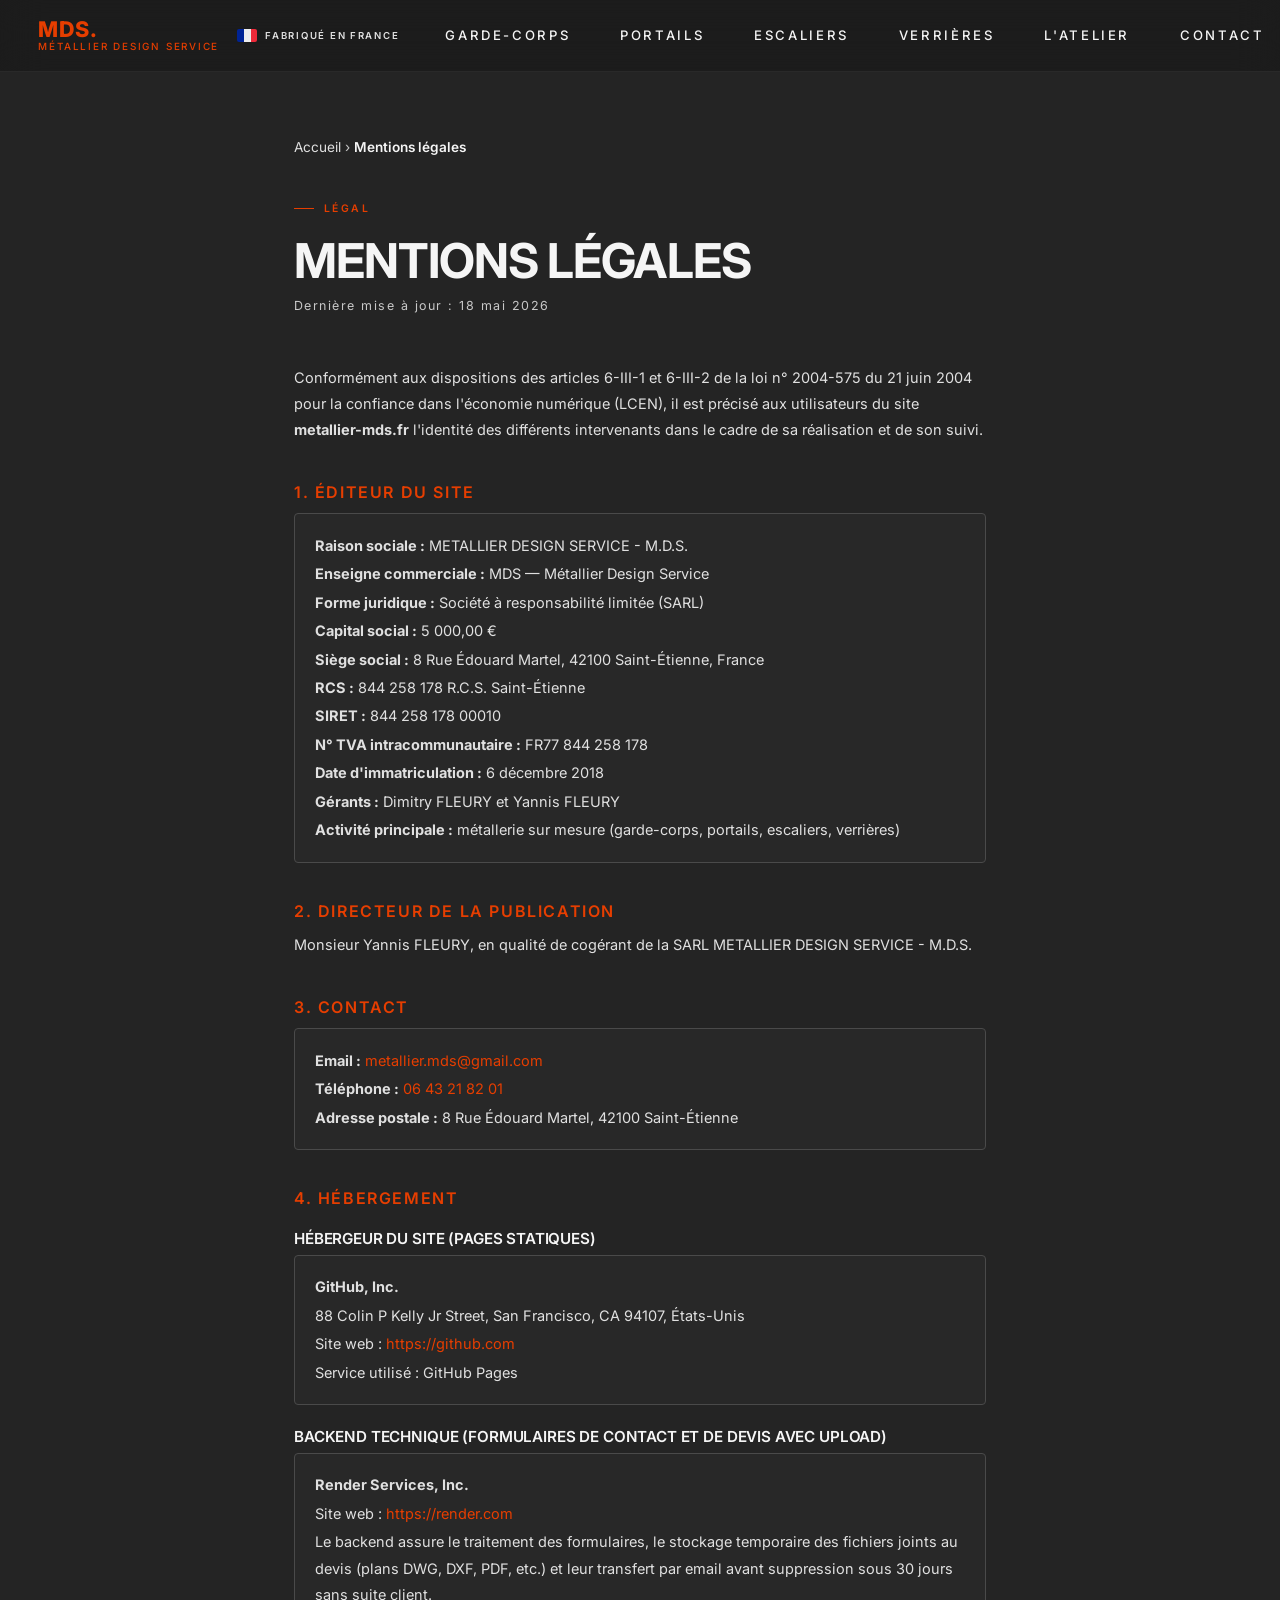
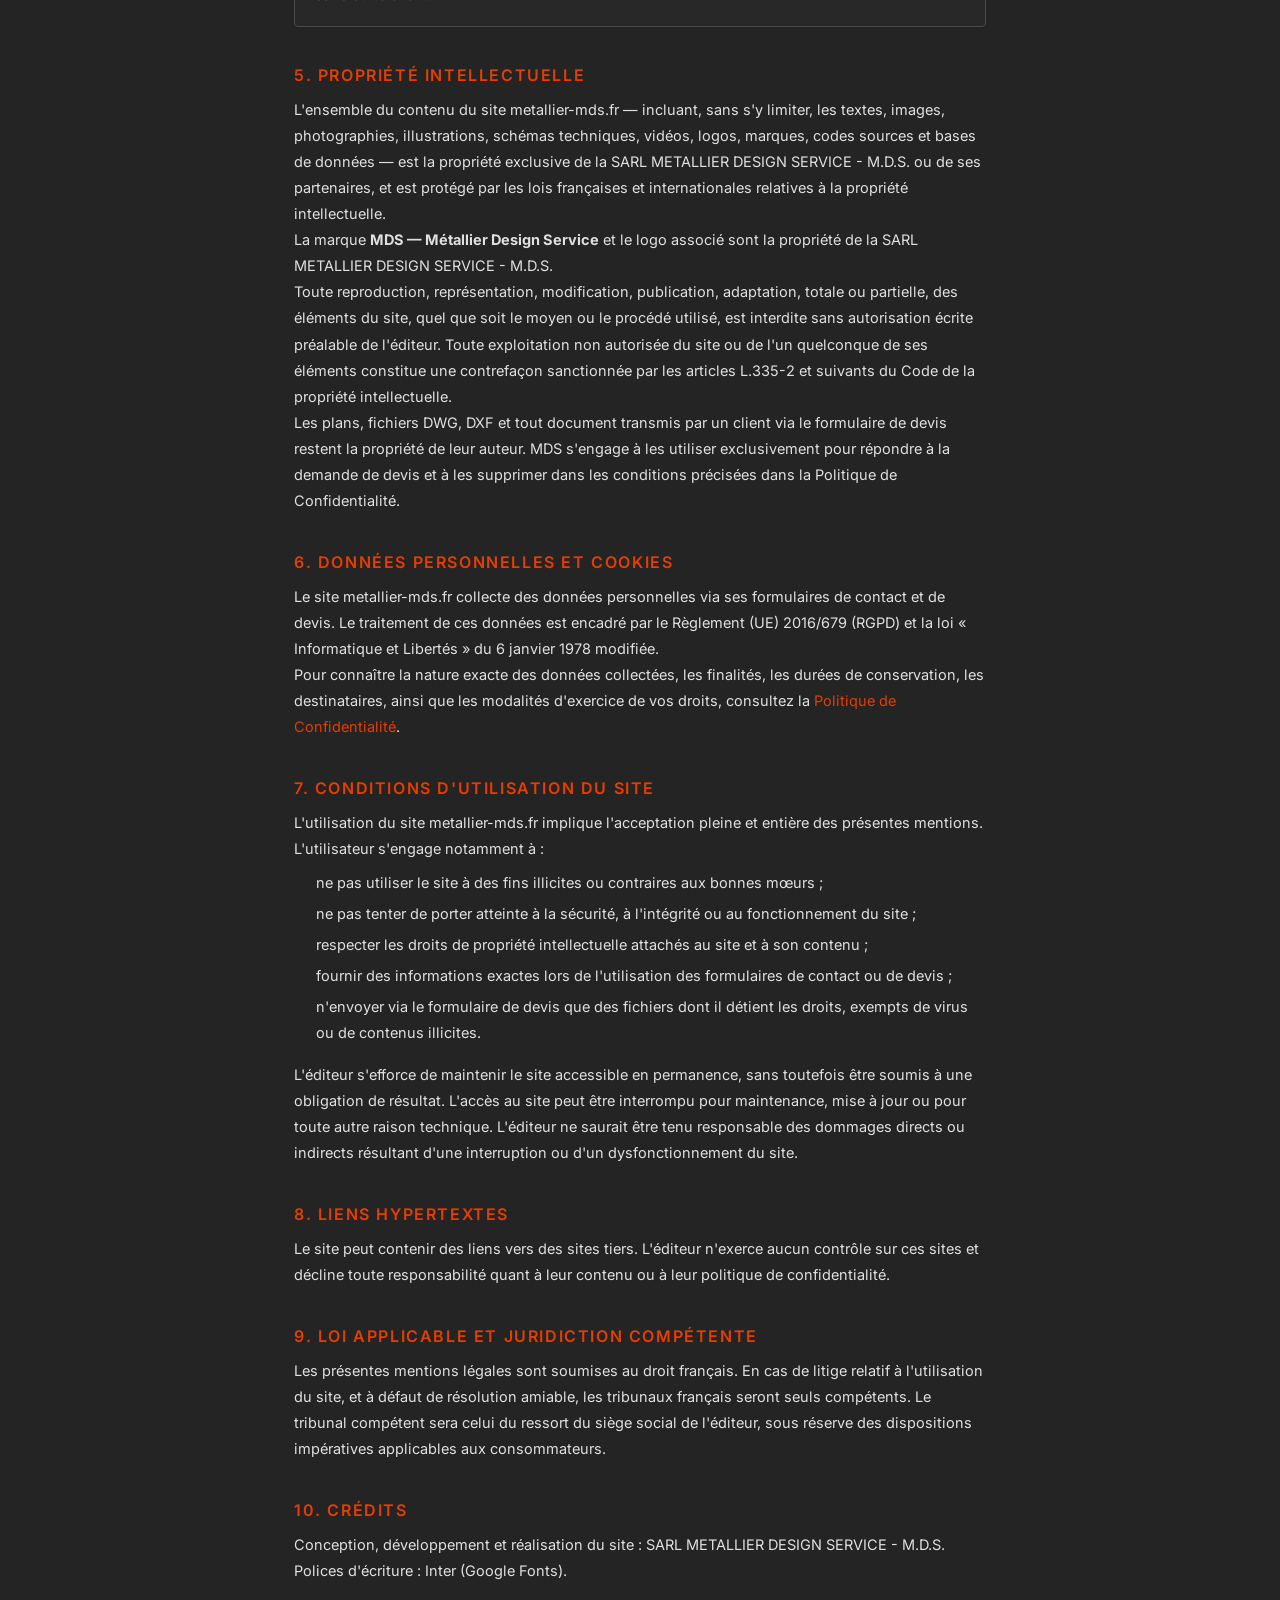
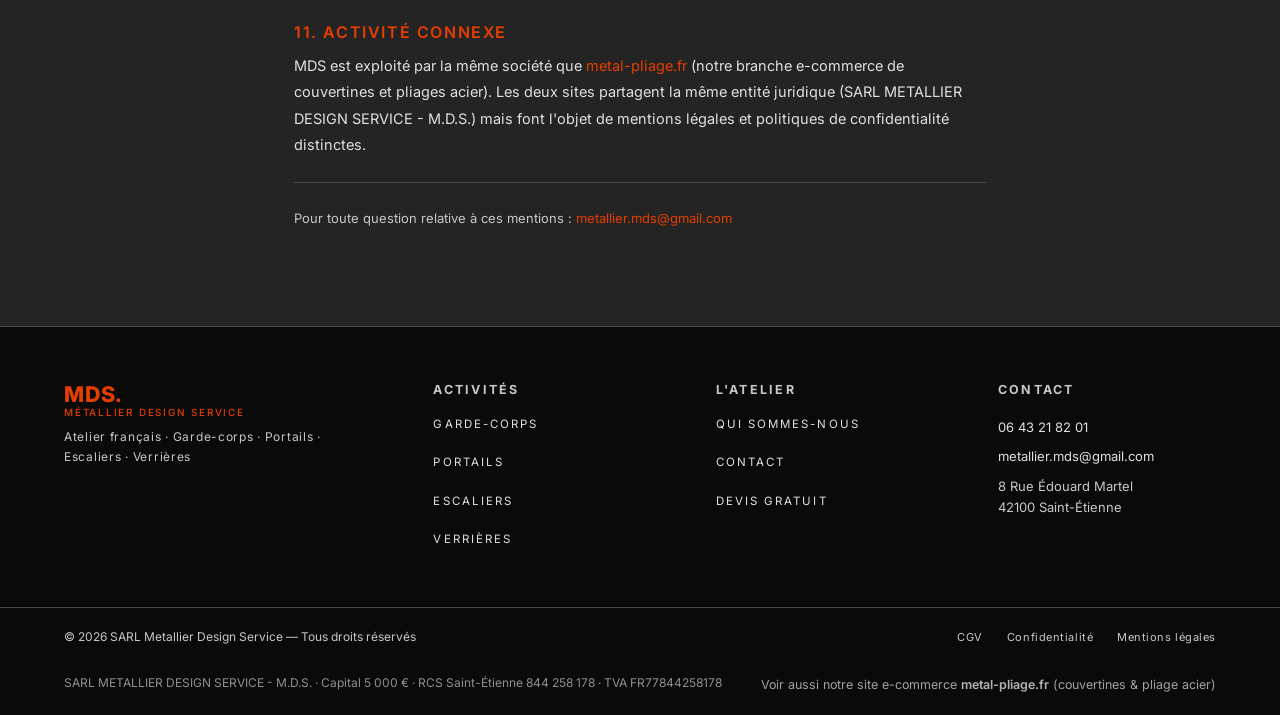
<file: mentions-legales.html>
<!DOCTYPE html>
<html lang="fr">
<head>
  <meta charset="UTF-8">
  <meta name="viewport" content="width=device-width, initial-scale=1.0, viewport-fit=cover">
  <title>Mentions Légales — MDS Métallier Design Service</title>
  <meta name="description" content="Mentions légales du site metallier-mds.fr : éditeur SARL METALLIER DESIGN SERVICE - M.D.S., hébergement, propriété intellectuelle et conditions d'utilisation.">
  <link rel="preconnect" href="https://fonts.googleapis.com">
  <link rel="preconnect" href="https://fonts.gstatic.com" crossorigin>
  <link href="https://fonts.googleapis.com/css2?family=Inter:wght@300;400;500;600;700;800&display=swap" rel="stylesheet">
  <link rel="canonical" href="https://metallier-mds.fr/mentions-legales.html">
  <link rel="icon" type="image/svg+xml" href="/favicon.svg">
  <link rel="apple-touch-icon" sizes="180x180" href="/favicon.svg">
  <meta name="theme-color" content="#1a1a1a">
  <meta property="og:image" content="https://metallier-mds.fr/og-cover.jpg">
  <meta property="og:image:width" content="1200">
  <meta property="og:image:height" content="630">
  <meta property="og:image:alt" content="MDS — Métallier Design Service Saint-Étienne">
  <meta name="twitter:image" content="https://metallier-mds.fr/og-cover.jpg">
  <link rel="stylesheet" href="css/styles.css">
  <link rel="stylesheet" href="css/mds-mobile-bar.css">

  <script type="application/ld+json">
  {
    "@context": "https://schema.org",
    "@type": "BreadcrumbList",
    "itemListElement": [
      { "@type": "ListItem", "position": 1, "name": "Accueil", "item": "https://metallier-mds.fr/" },
      { "@type": "ListItem", "position": 2, "name": "Mentions légales", "item": "https://metallier-mds.fr/mentions-legales.html" }
    ]
  }
  </script>

  <style>
    .skip-link {
      position: absolute; top: -100px; left: 1rem;
      background: var(--accent); color: #fff;
      padding: 0.7rem 1.2rem; border-radius: 4px;
      z-index: 10000; font-weight: 600; font-size: 0.9rem;
      text-decoration: none; transition: top var(--t) var(--ease);
    }
    .skip-link:focus { top: 1rem; outline: 2px solid #fff; outline-offset: 2px; }

    .footer-inner { grid-template-columns: 1.4fr 1fr 1fr 1fr !important; }
    .footer-brand .footer-tagline { max-width: 280px; }
    @media (max-width: 900px) { .footer-inner { grid-template-columns: 1fr 1fr !important; } }
    @media (max-width: 600px) { .footer-inner { grid-template-columns: 1fr !important; } }
    .logo-mds {
      display: inline-flex; flex-direction: column; gap: 2px;
      font-family: var(--font-head); font-weight: 800;
      font-size: 1.2rem; letter-spacing: 0.04em;
      color: var(--text-primary); text-decoration: none; line-height: 1;
    }
    .logo-mds-main { font-size: 1.35rem; }
    .logo-mds-main span { color: var(--accent); }
    .logo-mds-sub {
      font-size: 0.62rem; font-weight: 500; letter-spacing: 0.18em;
      text-transform: uppercase; color: var(--text-muted);
    }

    .legal-page { max-width: 820px; margin: 0 auto; padding: calc(var(--nav-h) + 4rem) clamp(1.5rem,5vw,4rem) 6rem; }
    .legal-page h1 { font-size: clamp(2rem,4vw,3rem); margin-bottom: 0.5rem; color: var(--text-primary); }
    .legal-page .meta { font-size: 0.78rem; color: var(--text-muted); letter-spacing: 0.12em; margin-bottom: 3rem; }
    .legal-page h2 { font-size: 1rem; font-weight: 600; letter-spacing: 0.1em; margin: 2.5rem 0 0.8rem; color: var(--accent); text-transform: uppercase; }
    .legal-page h3 { font-size: 0.95rem; font-weight: 600; margin: 1.5rem 0 0.5rem; color: var(--text-primary); }
    .legal-page p, .legal-page li { font-size: 14.5px; line-height: 1.8; color: var(--text-secondary); }
    .legal-page ul { padding-left: 1.4rem; margin: 0.5rem 0 1rem; }
    .legal-page li { margin-bottom: 0.3rem; }
    .legal-divider { height: 1px; background: var(--border); margin: 1.5rem 0; }
    .legal-page .info-block { background: rgba(255,255,255,0.02); border: 1px solid var(--border); border-radius: 4px; padding: 1rem 1.25rem; margin: 0.5rem 0 1rem; }
    .legal-page .info-block p { margin: 0.15rem 0; }
    .legal-page .breadcrumb {
      font-size: 0.85rem; color: var(--text-muted); margin-bottom: 2rem;
    }
    .legal-page .breadcrumb a { color: var(--text-secondary); text-decoration: none; }
    .legal-page .breadcrumb a:hover { color: var(--accent); }
    .legal-page .breadcrumb [aria-current="page"] { color: var(--text-primary); font-weight: 600; }
  </style>
</head>
<body>
  <a href="#main-content" class="skip-link">Aller au contenu principal</a>

  <!-- NAVIGATION -->
  <nav id="navbar" aria-label="Navigation principale">
    <div class="nav-inner">
      <div class="nav-left">
        <a href="index.html" class="logo logo-mds" aria-label="MDS — Métallier Design Service — Accueil">
          <span class="logo-mds-main">MDS<span>.</span></span>
          <span class="logo-mds-sub">Métallier Design Service</span>
        </a>
        <div class="france-badge" aria-label="Fabriqué en France">
          <div class="france-flag" aria-hidden="true">
            <span class="f-blue"></span><span class="f-white"></span><span class="f-red"></span>
          </div>
          Fabriqué en France
        </div>
      </div>
      <button class="nav-hamburger" aria-label="Ouvrir le menu" aria-expanded="false" aria-controls="nav-links">
        <span></span><span></span><span></span>
      </button>
      <ul id="nav-links" role="list">
        <li class="nav-item"><a href="garde-corps.html">Garde-corps</a></li>
        <li class="nav-item"><a href="portails.html">Portails</a></li>
        <li class="nav-item"><a href="escaliers.html">Escaliers</a></li>
        <li class="nav-item"><a href="verrieres.html">Verrières</a></li>
        <li class="nav-item"><a href="atelier.html">L'atelier</a></li>
        <li class="nav-item"><a href="contact.html">Contact</a></li>
      </ul>
      <div class="nav-right">
        <a href="devis.html" class="nav-cta btn-outline">Devis gratuit</a>
      </div>
    </div>
  </nav>

  <main class="legal-page" id="main-content">
    <nav class="breadcrumb" aria-label="Fil d'Ariane">
      <a href="index.html">Accueil</a><span aria-hidden="true"> › </span><span aria-current="page">Mentions légales</span>
    </nav>
    <span class="section-label">LÉGAL</span>
    <h1>Mentions Légales</h1>
    <p class="meta">Dernière mise à jour : 18 mai 2026</p>

    <p>Conformément aux dispositions des articles 6-III-1 et 6-III-2 de la loi n° 2004-575 du 21 juin 2004 pour la confiance dans l'économie numérique (LCEN), il est précisé aux utilisateurs du site <strong>metallier-mds.fr</strong> l'identité des différents intervenants dans le cadre de sa réalisation et de son suivi.</p>

    <h2>1. Éditeur du site</h2>
    <div class="info-block">
      <p><strong>Raison sociale :</strong> METALLIER DESIGN SERVICE - M.D.S.</p>
      <p><strong>Enseigne commerciale :</strong> MDS — Métallier Design Service</p>
      <p><strong>Forme juridique :</strong> Société à responsabilité limitée (SARL)</p>
      <p><strong>Capital social :</strong> 5 000,00 €</p>
      <p><strong>Siège social :</strong> 8 Rue Édouard Martel, 42100 Saint-Étienne, France</p>
      <p><strong>RCS :</strong> 844 258 178 R.C.S. Saint-Étienne</p>
      <p><strong>SIRET :</strong> 844 258 178 00010</p>
      <p><strong>N° TVA intracommunautaire :</strong> FR77 844 258 178</p>
      <p><strong>Date d'immatriculation :</strong> 6 décembre 2018</p>
      <p><strong>Gérants :</strong> Dimitry FLEURY et Yannis FLEURY</p>
      <p><strong>Activité principale :</strong> métallerie sur mesure (garde-corps, portails, escaliers, verrières)</p>
    </div>

    <h2>2. Directeur de la publication</h2>
    <p>Monsieur Yannis FLEURY, en qualité de cogérant de la SARL METALLIER DESIGN SERVICE - M.D.S.</p>

    <h2>3. Contact</h2>
    <div class="info-block">
      <p><strong>Email :</strong> <a href="mailto:metallier.mds@gmail.com" style="color:var(--accent)">metallier.mds@gmail.com</a></p>
      <p><strong>Téléphone :</strong> <a href="tel:+33643218201" style="color:var(--accent)">06 43 21 82 01</a></p>
      <p><strong>Adresse postale :</strong> 8 Rue Édouard Martel, 42100 Saint-Étienne</p>
    </div>

    <h2>4. Hébergement</h2>
    <h3>Hébergeur du site (pages statiques)</h3>
    <div class="info-block">
      <p><strong>GitHub, Inc.</strong></p>
      <p>88 Colin P Kelly Jr Street, San Francisco, CA 94107, États-Unis</p>
      <p>Site web : <a href="https://github.com" target="_blank" rel="noopener" style="color:var(--accent)">https://github.com</a></p>
      <p>Service utilisé : GitHub Pages</p>
    </div>
    <h3>Backend technique (formulaires de contact et de devis avec upload)</h3>
    <div class="info-block">
      <p><strong>Render Services, Inc.</strong></p>
      <p>Site web : <a href="https://render.com" target="_blank" rel="noopener" style="color:var(--accent)">https://render.com</a></p>
      <p>Le backend assure le traitement des formulaires, le stockage temporaire des fichiers joints au devis (plans DWG, DXF, PDF, etc.) et leur transfert par email avant suppression sous 30 jours sans suite client.</p>
    </div>

    <h2>5. Propriété intellectuelle</h2>
    <p>L'ensemble du contenu du site metallier-mds.fr — incluant, sans s'y limiter, les textes, images, photographies, illustrations, schémas techniques, vidéos, logos, marques, codes sources et bases de données — est la propriété exclusive de la SARL METALLIER DESIGN SERVICE - M.D.S. ou de ses partenaires, et est protégé par les lois françaises et internationales relatives à la propriété intellectuelle.</p>
    <p>La marque <strong>MDS — Métallier Design Service</strong> et le logo associé sont la propriété de la SARL METALLIER DESIGN SERVICE - M.D.S.</p>
    <p>Toute reproduction, représentation, modification, publication, adaptation, totale ou partielle, des éléments du site, quel que soit le moyen ou le procédé utilisé, est interdite sans autorisation écrite préalable de l'éditeur. Toute exploitation non autorisée du site ou de l'un quelconque de ses éléments constitue une contrefaçon sanctionnée par les articles L.335-2 et suivants du Code de la propriété intellectuelle.</p>
    <p>Les plans, fichiers DWG, DXF et tout document transmis par un client via le formulaire de devis restent la propriété de leur auteur. MDS s'engage à les utiliser exclusivement pour répondre à la demande de devis et à les supprimer dans les conditions précisées dans la Politique de Confidentialité.</p>

    <h2>6. Données personnelles et cookies</h2>
    <p>Le site metallier-mds.fr collecte des données personnelles via ses formulaires de contact et de devis. Le traitement de ces données est encadré par le Règlement (UE) 2016/679 (RGPD) et la loi « Informatique et Libertés » du 6 janvier 1978 modifiée.</p>
    <p>Pour connaître la nature exacte des données collectées, les finalités, les durées de conservation, les destinataires, ainsi que les modalités d'exercice de vos droits, consultez la <a href="confidentialite.html" style="color:var(--accent)">Politique de Confidentialité</a>.</p>

    <h2>7. Conditions d'utilisation du site</h2>
    <p>L'utilisation du site metallier-mds.fr implique l'acceptation pleine et entière des présentes mentions. L'utilisateur s'engage notamment à :</p>
    <ul>
      <li>ne pas utiliser le site à des fins illicites ou contraires aux bonnes mœurs ;</li>
      <li>ne pas tenter de porter atteinte à la sécurité, à l'intégrité ou au fonctionnement du site ;</li>
      <li>respecter les droits de propriété intellectuelle attachés au site et à son contenu ;</li>
      <li>fournir des informations exactes lors de l'utilisation des formulaires de contact ou de devis ;</li>
      <li>n'envoyer via le formulaire de devis que des fichiers dont il détient les droits, exempts de virus ou de contenus illicites.</li>
    </ul>
    <p>L'éditeur s'efforce de maintenir le site accessible en permanence, sans toutefois être soumis à une obligation de résultat. L'accès au site peut être interrompu pour maintenance, mise à jour ou pour toute autre raison technique. L'éditeur ne saurait être tenu responsable des dommages directs ou indirects résultant d'une interruption ou d'un dysfonctionnement du site.</p>

    <h2>8. Liens hypertextes</h2>
    <p>Le site peut contenir des liens vers des sites tiers. L'éditeur n'exerce aucun contrôle sur ces sites et décline toute responsabilité quant à leur contenu ou à leur politique de confidentialité.</p>

    <h2>9. Loi applicable et juridiction compétente</h2>
    <p>Les présentes mentions légales sont soumises au droit français. En cas de litige relatif à l'utilisation du site, et à défaut de résolution amiable, les tribunaux français seront seuls compétents. Le tribunal compétent sera celui du ressort du siège social de l'éditeur, sous réserve des dispositions impératives applicables aux consommateurs.</p>

    <h2>10. Crédits</h2>
    <p>Conception, développement et réalisation du site : SARL METALLIER DESIGN SERVICE - M.D.S. Polices d'écriture : Inter (Google Fonts).</p>

    <h2>11. Activité connexe</h2>
    <p>MDS est exploité par la même société que <a href="https://metal-pliage.fr" target="_blank" rel="noopener" style="color:var(--accent)">metal-pliage.fr</a> (notre branche e-commerce de couvertines et pliages acier). Les deux sites partagent la même entité juridique (SARL METALLIER DESIGN SERVICE - M.D.S.) mais font l'objet de mentions légales et politiques de confidentialité distinctes.</p>

    <div class="legal-divider"></div>
    <p style="font-size:13px;color:var(--text-muted);">Pour toute question relative à ces mentions : <a href="mailto:metallier.mds@gmail.com" style="color:var(--accent)">metallier.mds@gmail.com</a></p>
  </main>

  <!-- FOOTER -->
  <footer id="footer" role="contentinfo">
    <div class="footer-inner">
      <div class="footer-brand">
        <a href="index.html" class="logo footer-logo logo-mds" aria-label="MDS — Retour à l'accueil">
          <span class="logo-mds-main">MDS<span>.</span></span>
          <span class="logo-mds-sub">Métallier Design Service</span>
        </a>
        <p class="footer-tagline">Atelier français · Garde-corps · Portails · Escaliers · Verrières</p>
      </div>
      <nav class="footer-nav" aria-label="Activités">
        <h4 style="font-size:0.78rem;letter-spacing:0.18em;text-transform:uppercase;color:var(--text-muted);margin-bottom:0.8rem;">Activités</h4>
        <ul role="list">
          <li><a href="garde-corps.html">Garde-corps</a></li>
          <li><a href="portails.html">Portails</a></li>
          <li><a href="escaliers.html">Escaliers</a></li>
          <li><a href="verrieres.html">Verrières</a></li>
        </ul>
      </nav>
      <nav class="footer-nav" aria-label="L'atelier">
        <h4 style="font-size:0.78rem;letter-spacing:0.18em;text-transform:uppercase;color:var(--text-muted);margin-bottom:0.8rem;">L'atelier</h4>
        <ul role="list">
          <li><a href="atelier.html">Qui sommes-nous</a></li>
          <li><a href="contact.html">Contact</a></li>
          <li><a href="devis.html">Devis gratuit</a></li>
        </ul>
      </nav>
      <address class="footer-contact">
        <h4 style="font-size:0.78rem;letter-spacing:0.18em;text-transform:uppercase;color:var(--text-muted);margin-bottom:0.8rem;font-style:normal;">Contact</h4>
        <p><a href="tel:+33643218201">06 43 21 82 01</a></p>
        <p><a href="mailto:metallier.mds@gmail.com">metallier.mds@gmail.com</a></p>
        <p>8 Rue Édouard Martel<br>42100 Saint-Étienne</p>
      </address>
    </div>
    <div class="footer-bottom">
      <p>© <span id="footer-year">2026</span> SARL Metallier Design Service — Tous droits réservés</p>
      <div class="footer-legal-links">
        <a href="cgv.html">CGV</a>
        <a href="confidentialite.html">Confidentialité</a>
        <a href="mentions-legales.html" aria-current="page">Mentions légales</a>
      </div>
      <p class="footer-legal-line">SARL METALLIER DESIGN SERVICE - M.D.S. · Capital 5 000 € · RCS Saint-Étienne 844 258 178 · TVA FR77844258178</p>
      <a href="https://metal-pliage.fr" target="_blank" rel="noopener" style="display:inline-block;margin-top:0.8rem;font-size:0.78rem;color:var(--text-muted);text-decoration:none;opacity:0.8;">
        Voir aussi notre site e-commerce <strong style="color:var(--text-secondary);font-weight:600;">metal-pliage.fr</strong> (couvertines & pliage acier)
      </a>
    </div>
  </footer>

  <script>
    (function(){
      var y = document.getElementById('footer-year');
      if (y) y.textContent = new Date().getFullYear();
    })();
    (function(){
      var nav = document.getElementById('navbar');
      var burger = document.querySelector('.nav-hamburger');
      var links = document.getElementById('nav-links');
      if (burger && nav) {
        burger.addEventListener('click', function(){
          var open = nav.classList.toggle('nav-open');
          burger.setAttribute('aria-expanded', open ? 'true' : 'false');
        });
      }
      if (links) {
        links.querySelectorAll('a').forEach(function(a){
          a.addEventListener('click', function(){
            nav.classList.remove('nav-open');
            if (burger) burger.setAttribute('aria-expanded', 'false');
          });
        });
      }
      var onScroll = function(){
        if (window.scrollY > 30) nav.classList.add('scrolled');
        else nav.classList.remove('scrolled');
      };
      window.addEventListener('scroll', onScroll, { passive: true });
      onScroll();
    })();
  </script>

<!-- Barre d'action mobile -->
<div class="mds-mobile-bar">
  <a href="tel:+33643218201" class="mmb-call">
    <svg width="17" height="17" viewBox="0 0 24 24" fill="none" stroke="currentColor" stroke-width="2.2" stroke-linecap="round" aria-hidden="true"><path d="M22 16.92v3a2 2 0 0 1-2.18 2 19.79 19.79 0 0 1-8.63-3.07 19.5 19.5 0 0 1-6-6A19.79 19.79 0 0 1 2.12 4.18 2 2 0 0 1 4.11 2h3a2 2 0 0 1 2 1.72c.13.96.36 1.9.7 2.81a2 2 0 0 1-.45 2.11L8.09 9.91a16 16 0 0 0 6 6l1.27-1.27a2 2 0 0 1 2.11-.45c.91.34 1.85.57 2.81.7A2 2 0 0 1 22 16.92z"/></svg>
    Appeler
  </a>
  <a href="devis.html" class="mmb-devis">Devis gratuit</a>
</div>
</body>
</html>
</file>
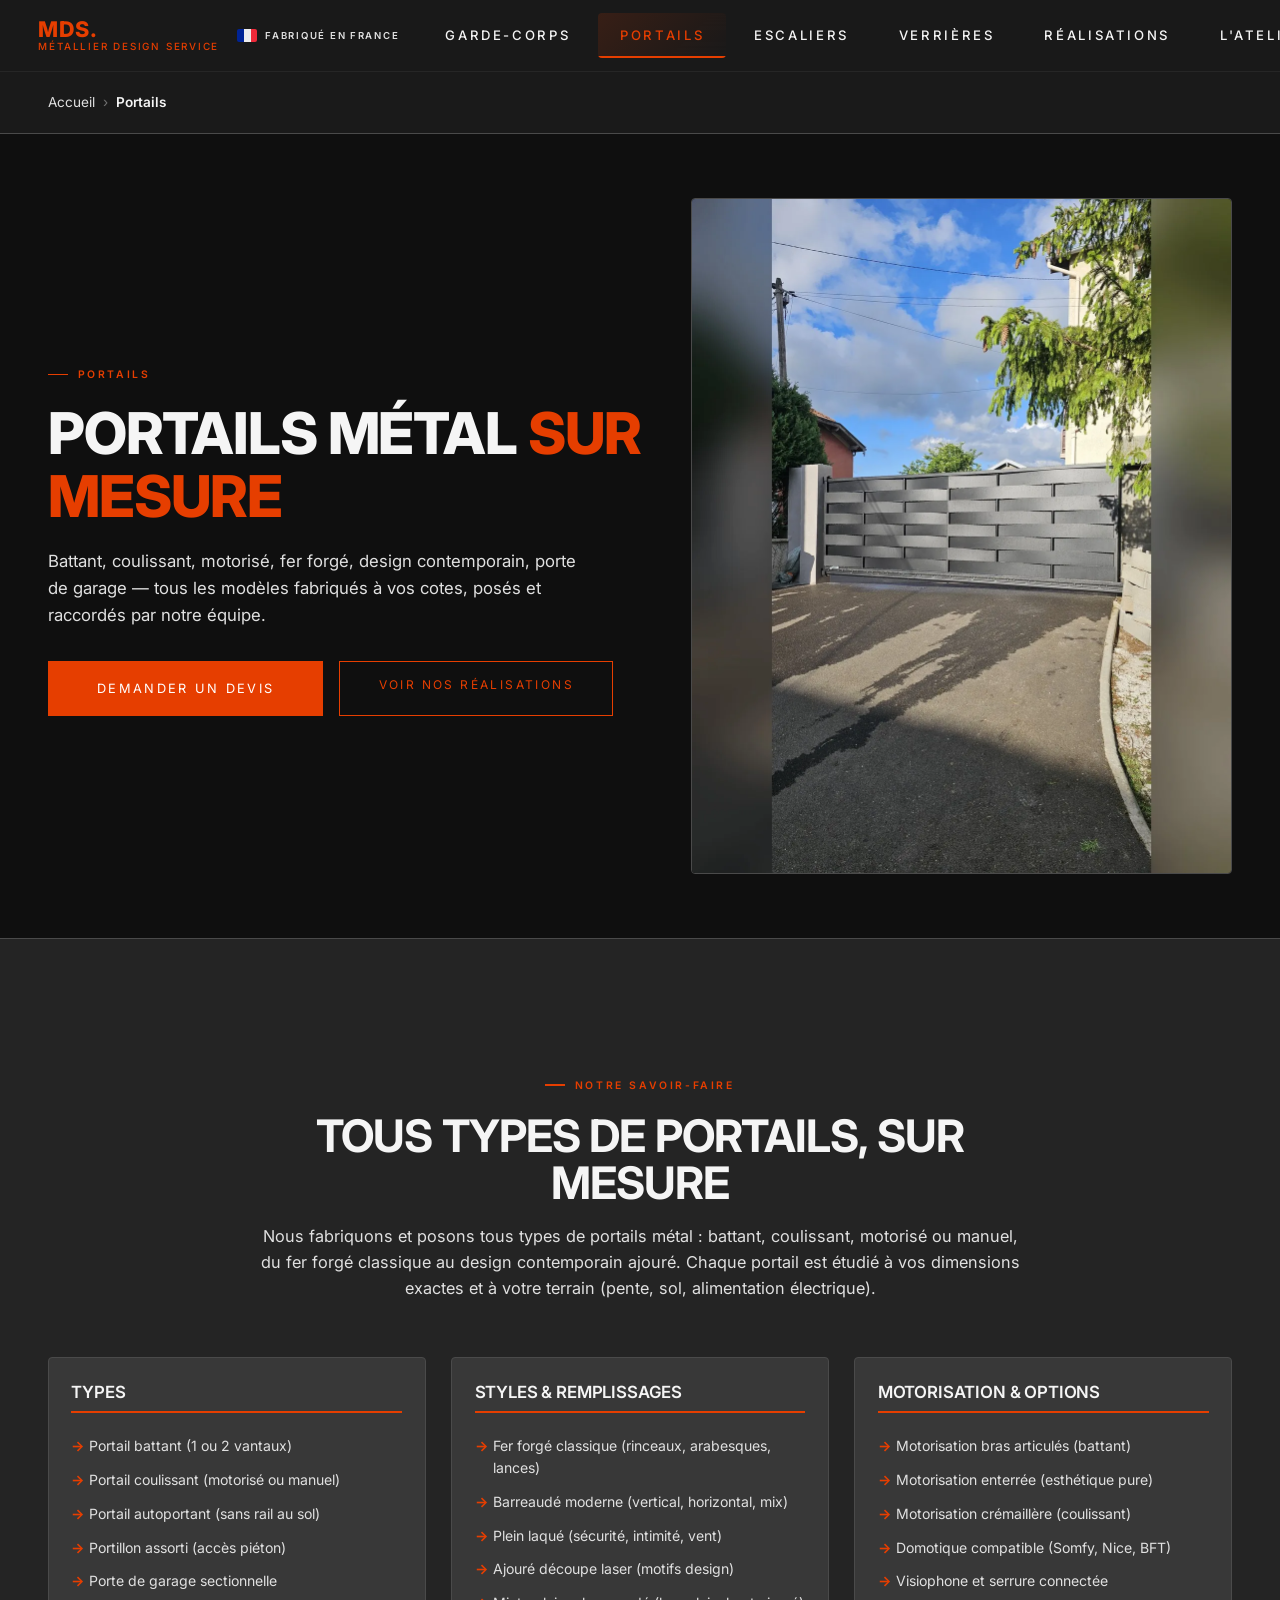
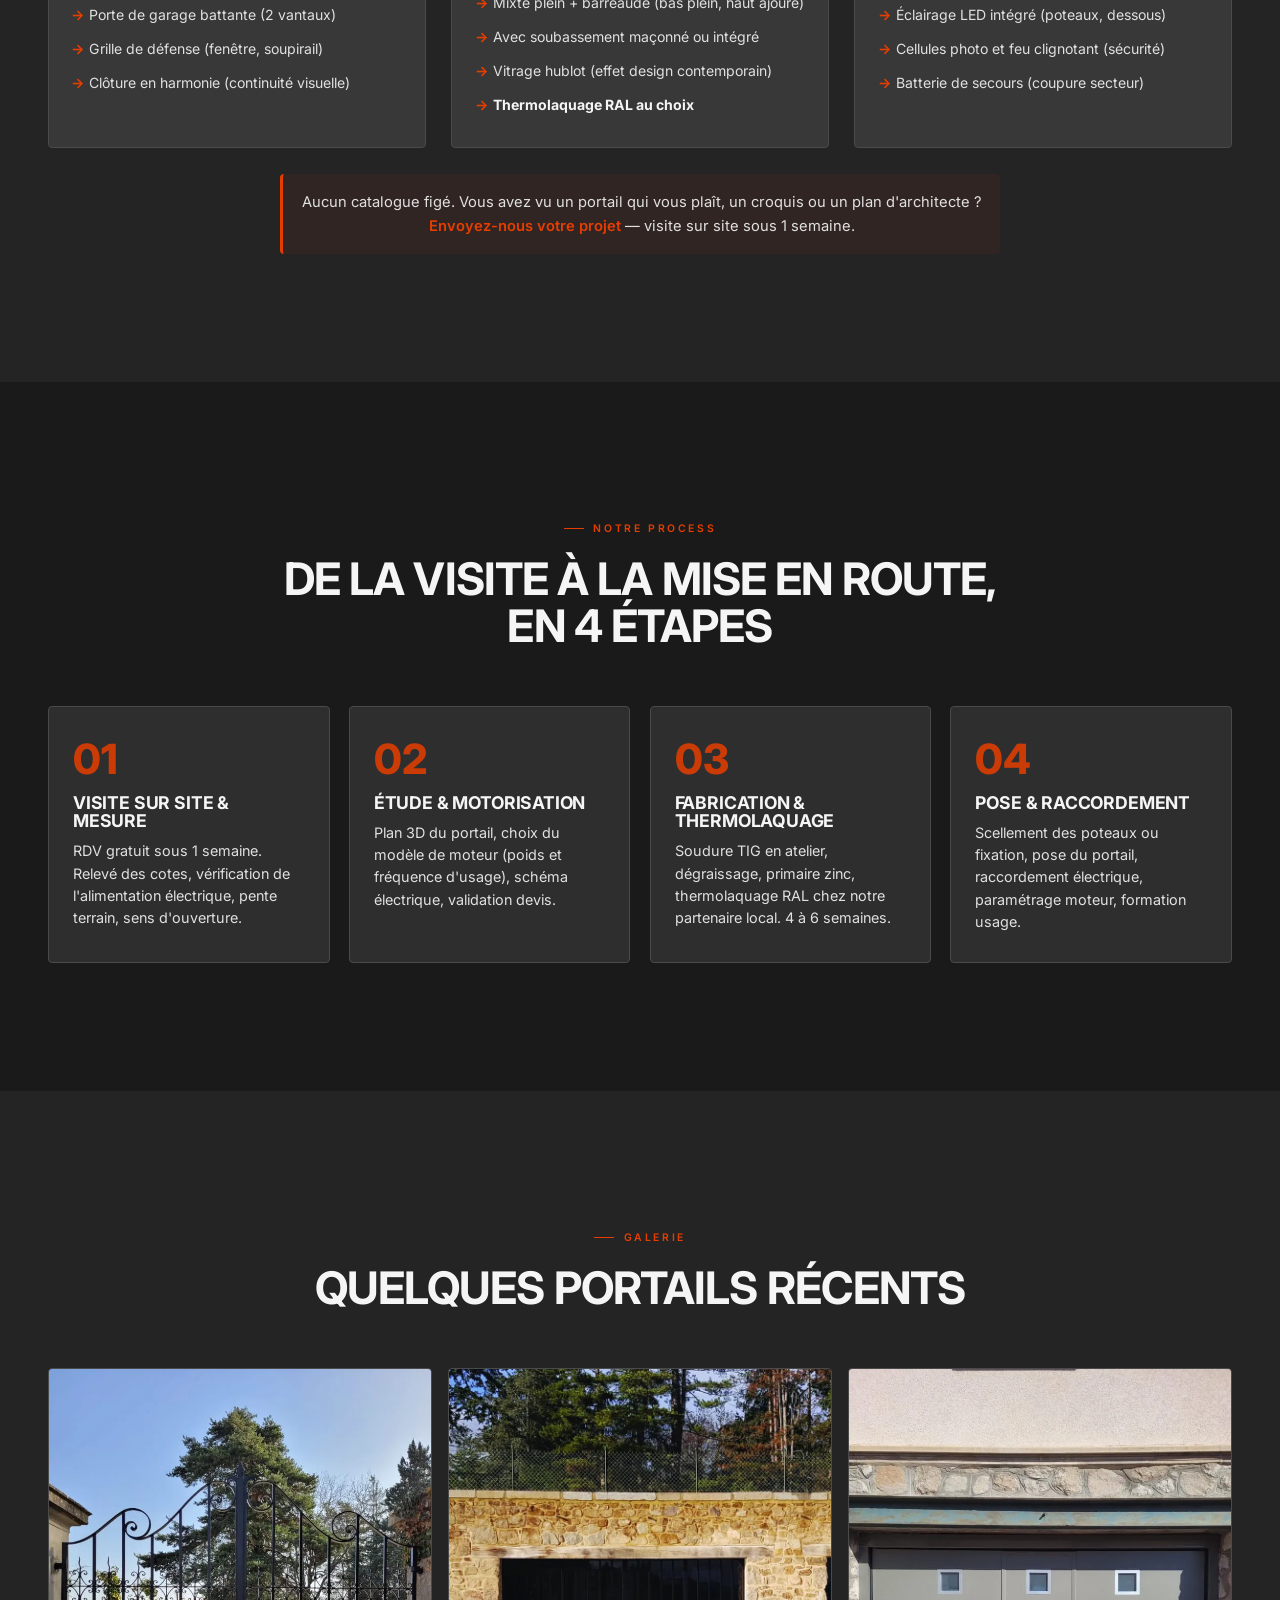
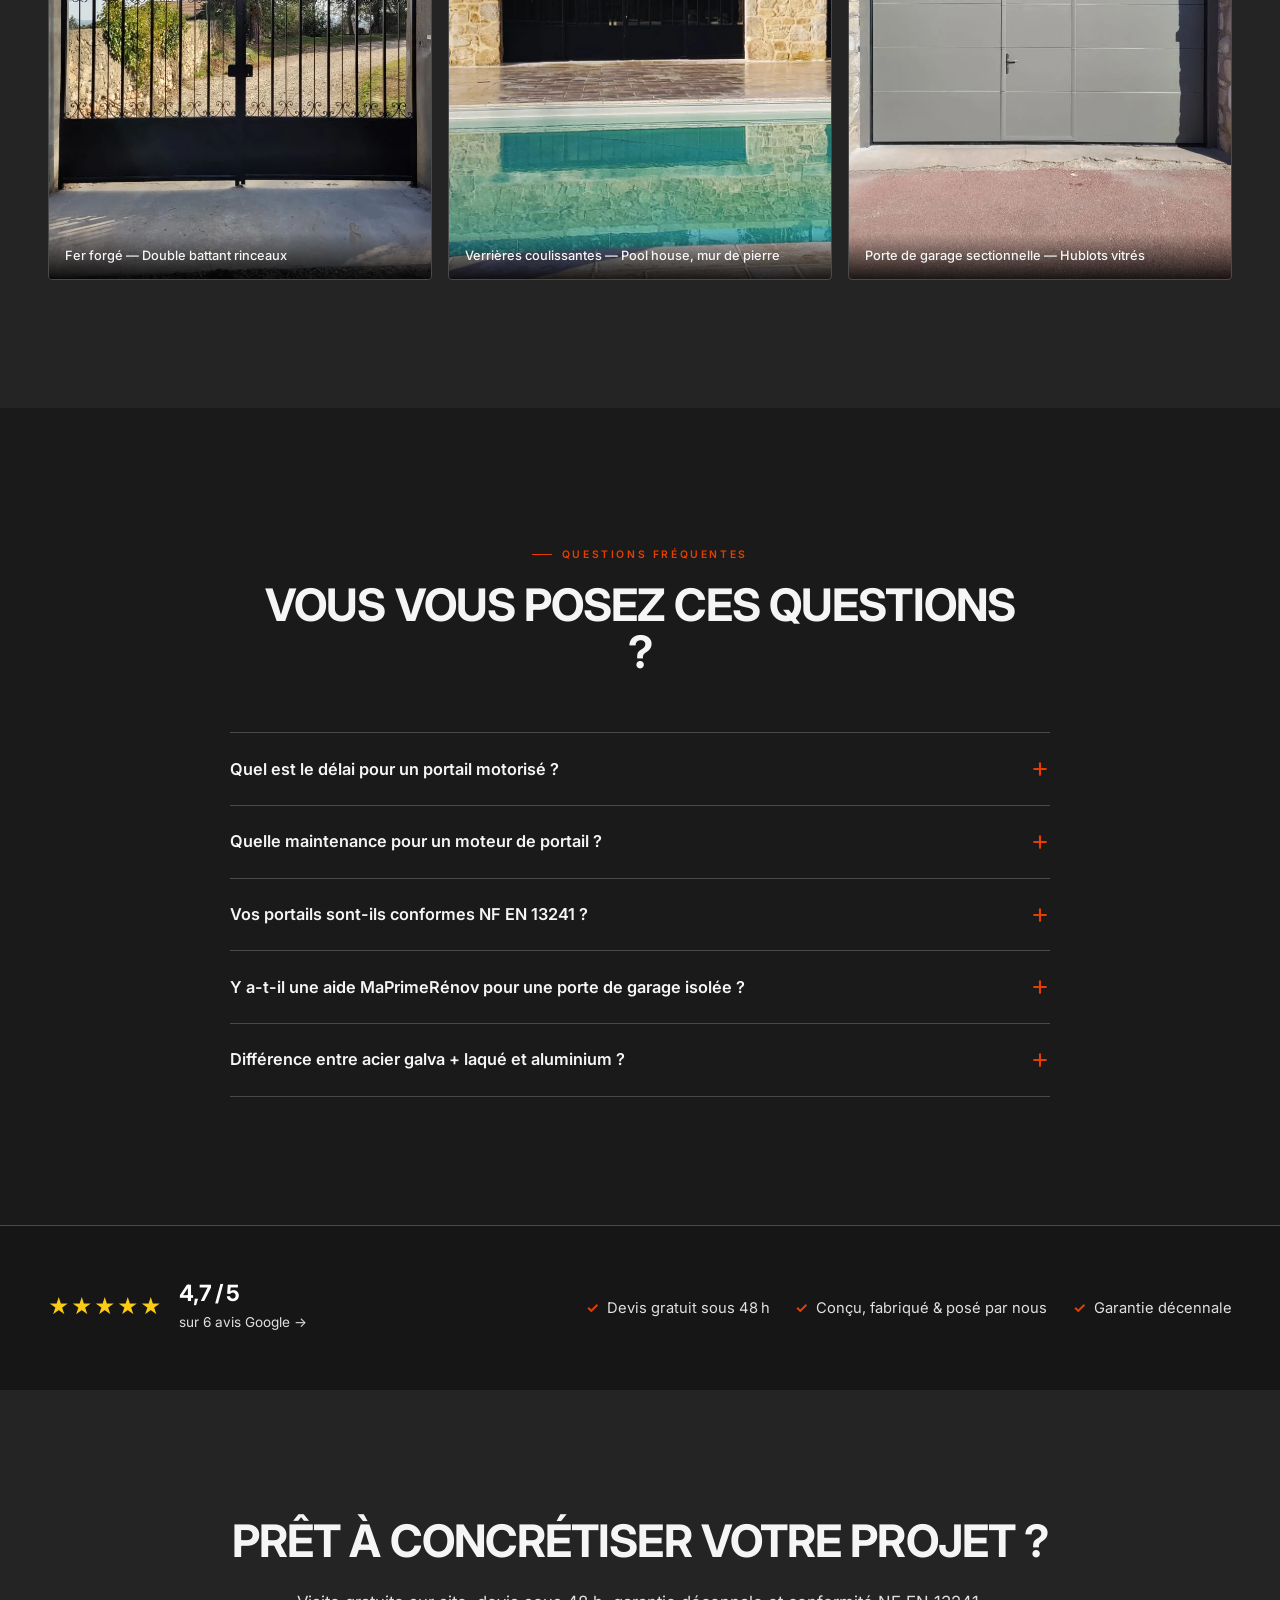
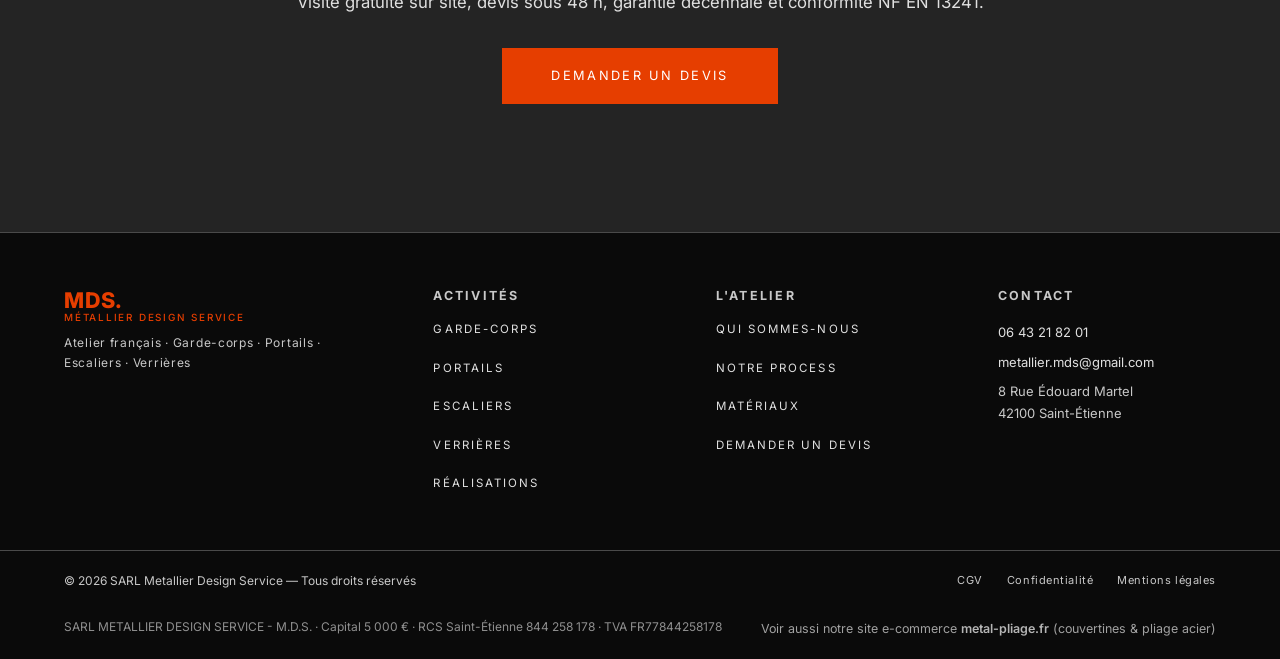
<file: portails.html>
<!DOCTYPE html>
<html lang="fr">
<head>
  <meta charset="UTF-8">
  <meta name="viewport" content="width=device-width, initial-scale=1.0, viewport-fit=cover">
  <meta name="description" content="Portails métal sur mesure à Saint-Étienne. Battant, coulissant, motorisé, fer forgé, design contemporain, porte de garage — fabriqués à vos cotes en Loire / Auvergne-Rhône-Alpes.">
  <meta property="og:title" content="Portails métal sur mesure — MDS Saint-Étienne">
  <meta property="og:description" content="Portails battant, coulissant, motorisé, fer forgé, design — tous les modèles fabriqués à vos cotes par notre atelier.">
  <meta property="og:type" content="website">
  <meta property="og:locale" content="fr_FR">
  <meta property="og:url" content="https://metallier-mds.fr/portails.html">
  <meta name="twitter:card" content="summary_large_image">
  <title>Portails métal sur mesure — MDS Saint-Étienne</title>
  <link rel="preconnect" href="https://fonts.googleapis.com">
  <link rel="preconnect" href="https://fonts.gstatic.com" crossorigin>
  <link href="https://fonts.googleapis.com/css2?family=Inter:wght@300;400;500;600;700;800&display=swap" rel="stylesheet">
  <link rel="canonical" href="https://metallier-mds.fr/portails.html">
  <link rel="icon" type="image/svg+xml" href="/favicon.svg">
  <link rel="apple-touch-icon" sizes="180x180" href="/favicon.svg">
  <meta name="theme-color" content="#1a1a1a">
  <meta property="og:image" content="https://metallier-mds.fr/og-cover.jpg">
  <meta property="og:image:width" content="1200">
  <meta property="og:image:height" content="630">
  <meta name="twitter:image" content="https://metallier-mds.fr/og-cover.jpg">
  <link rel="stylesheet" href="css/styles.css">
  <link rel="stylesheet" href="css/mds-mobile-bar.css">
  <link rel="stylesheet" href="css/mds-lightbox.css">

  <script type="application/ld+json">
  {
    "@context": "https://schema.org",
    "@type": "BreadcrumbList",
    "itemListElement": [
      { "@type": "ListItem", "position": 1, "name": "Accueil", "item": "https://metallier-mds.fr/" },
      { "@type": "ListItem", "position": 2, "name": "Portails", "item": "https://metallier-mds.fr/portails.html" }
    ]
  }
  </script>
  <script type="application/ld+json">
  {
    "@context": "https://schema.org",
    "@type": "Service",
    "serviceType": "Portails métal sur mesure",
    "provider": {
      "@type": "LocalBusiness",
      "name": "MDS - Metallier Design Service",
      "telephone": "+33643218201",
      "address": {
        "@type": "PostalAddress",
        "streetAddress": "8 Rue Édouard Martel",
        "postalCode": "42100",
        "addressLocality": "Saint-Étienne",
        "addressCountry": "FR"
      }
    },
    "areaServed": [
      { "@type": "AdministrativeArea", "name": "Loire" },
      { "@type": "AdministrativeArea", "name": "Auvergne-Rhône-Alpes" }
    ],
    "description": "Fabrication et pose sur mesure de portails métal : battant, coulissant, motorisé, fer forgé, design contemporain. Portes de garage et portillons assortis. Conformes NF EN 13241."
  }
  </script>
  <script type="application/ld+json">
  {
    "@context": "https://schema.org",
    "@type": "FAQPage",
    "mainEntity": [
      { "@type": "Question", "name": "Quel est le délai pour un portail motorisé ?",
        "acceptedAnswer": { "@type": "Answer", "text": "Comptez 5 à 8 semaines entre la commande et la pose. La fabrication du portail prend 4 à 6 semaines, le thermolaquage 1 semaine, la pose et le raccordement électrique 1 à 2 jours sur site." } },
      { "@type": "Question", "name": "Quelle maintenance pour un moteur de portail ?",
        "acceptedAnswer": { "@type": "Answer", "text": "Une visite annuelle recommandée : graissage des charnières, vérification des fins de course, test des cellules photo et de la batterie de secours. Comptez 80 à 150 € HT pour un contrat d'entretien. Les moteurs Somfy, Nice ou BFT ont une durée de vie de 10 à 15 ans." } },
      { "@type": "Question", "name": "Vos portails sont-ils conformes NF EN 13241 ?",
        "acceptedAnswer": { "@type": "Answer", "text": "Oui. La norme NF EN 13241 impose des dispositifs de sécurité (cellules photo, détection d'obstacle, butée mécanique) pour tout portail motorisé. Nous fournissons systématiquement la déclaration de conformité CE et le marquage CE." } },
      { "@type": "Question", "name": "Y a-t-il une aide MaPrimeRénov pour une porte de garage isolée ?",
        "acceptedAnswer": { "@type": "Answer", "text": "Oui, si la porte de garage donne sur un local chauffé attenant à l'habitation et atteint Up ≤ 1,3 W/m².K. Le montant dépend de vos revenus (de 600 à 1 500 €). La pose doit être faite par un artisan RGE — nous travaillons avec des partenaires RGE locaux." } },
      { "@type": "Question", "name": "Quelle différence entre acier galva + laqué et aluminium ?",
        "acceptedAnswer": { "@type": "Answer", "text": "L'acier galva + thermolaqué est plus robuste (résistance aux chocs, intempéries, vandalisme) mais plus lourd. L'aluminium est plus léger, ne rouille pas mais se déforme plus facilement et coûte 20-30% plus cher. Pour un portail design lourd ou un grand coulissant, l'acier reste notre matériau de référence." } }
    ]
  }
  </script>

  <style>
    .skip-link {
      position: absolute;
      top: -100px;
      left: 1rem;
      background: var(--accent);
      color: #fff;
      padding: 0.7rem 1.2rem;
      border-radius: 4px;
      z-index: 10000;
      font-weight: 600;
      font-size: 0.9rem;
      text-decoration: none;
      transition: top var(--t) var(--ease);
    }
    .skip-link:focus { top: 1rem; outline: 2px solid #fff; outline-offset: 2px; }

    .footer-inner {
      grid-template-columns: 1.4fr 1fr 1fr 1fr !important;
    }
    .footer-brand .footer-tagline { max-width: 280px; }
    @media (max-width: 900px) {
      .footer-inner { grid-template-columns: 1fr 1fr !important; }
    }
    @media (max-width: 600px) {
      .footer-inner { grid-template-columns: 1fr !important; }
    }

    .logo-mds {
      display: inline-flex;
      flex-direction: column;
      gap: 2px;
      font-family: var(--font-head);
      font-weight: 800;
      font-size: 1.2rem;
      letter-spacing: 0.04em;
      color: var(--text-primary);
      text-decoration: none;
      line-height: 1;
    }
    .logo-mds-main { font-size: 1.35rem; }
    .logo-mds-main span { color: var(--accent); }
    .logo-mds-sub {
      font-size: 0.62rem;
      font-weight: 500;
      letter-spacing: 0.18em;
      text-transform: uppercase;
      color: var(--text-muted);
    }

    .mds-breadcrumb {
      background: #1a1a1a;
      border-bottom: 1px solid var(--border);
      padding: calc(var(--nav-h) + 1.2rem) 0 1.2rem;
    }
    .mds-breadcrumb-inner {
      max-width: var(--max-w);
      margin: 0 auto;
      padding: 0 clamp(1.5rem, 4vw, 3rem);
    }
    .mds-breadcrumb ol {
      display: flex;
      flex-wrap: wrap;
      gap: 0.5rem;
      list-style: none;
      padding: 0;
      margin: 0;
      font-size: 0.85rem;
      color: var(--text-muted);
    }
    .mds-breadcrumb a { color: var(--text-secondary); text-decoration: none; transition: color var(--t) var(--ease); }
    .mds-breadcrumb a:hover { color: var(--accent); }
    .mds-breadcrumb-sep { color: var(--text-muted); opacity: 0.5; }
    .mds-breadcrumb [aria-current="page"] { color: var(--text-primary); font-weight: 600; }

    .mds-product-hero {
      background: #0f0f0f;
      padding: 4rem 0;
      border-bottom: 1px solid var(--border);
    }
    .mds-product-hero-inner {
      max-width: var(--max-w);
      margin: 0 auto;
      padding: 0 clamp(1.5rem, 4vw, 3rem);
      display: grid;
      grid-template-columns: 1.1fr 1fr;
      gap: 3rem;
      align-items: center;
    }
    .mds-product-hero h1 {
      font-size: clamp(2rem, 4.5vw, 3.6rem);
      font-weight: 800;
      letter-spacing: -0.02em;
      line-height: 1.1;
      margin-bottom: 1.2rem;
      color: var(--text-primary);
    }
    .mds-product-hero h1 .accent { color: var(--accent); }
    .mds-product-hero-sub {
      color: var(--text-secondary);
      font-size: 1.05rem;
      line-height: 1.6;
      margin-bottom: 2rem;
      max-width: 540px;
    }
    .mds-product-hero-cta {
      display: flex;
      flex-wrap: wrap;
      gap: 1rem;
    }
    .mds-product-hero-img {
      aspect-ratio: 4/5;
      border-radius: 4px;
      overflow: hidden;
      background: #1a1a1a;
      border: 1px solid var(--border);
    }
    .mds-product-hero-img svg,
    .mds-product-hero-img img { width: 100%; height: 100%; display: block; object-fit: cover; }

    .mds-section {
      padding: var(--section-pad) 0;
    }
    .mds-section-inner {
      max-width: var(--max-w);
      margin: 0 auto;
      padding: 0 clamp(1.5rem, 4vw, 3rem);
    }
    .mds-section-header {
      max-width: 760px;
      margin: 0 auto 3.5rem;
      text-align: center;
    }
    .mds-section-header h2 { margin-bottom: 1rem; }
    .mds-section-header p {
      color: var(--text-secondary);
      font-size: 1.02rem;
      line-height: 1.6;
    }

    .mds-polyvalence-grid {
      display: grid;
      grid-template-columns: repeat(3, 1fr);
      gap: 1.6rem;
      margin: 2rem 0 1.5rem;
    }
    .mds-polyvalence-card {
      background: var(--bg-card);
      border: 1px solid var(--border);
      border-radius: 4px;
      padding: 1.6rem 1.4rem;
    }
    .mds-polyvalence-card h3 {
      font-size: 1.05rem;
      color: var(--text-primary);
      margin-bottom: 1rem;
      padding-bottom: 0.6rem;
      border-bottom: 2px solid var(--accent);
    }
    .mds-polyvalence-card ul {
      list-style: none;
      padding: 0;
      margin: 0;
    }
    .mds-polyvalence-card li {
      font-size: 0.88rem;
      color: var(--text-secondary);
      line-height: 1.55;
      padding: 6px 0 6px 18px;
      position: relative;
    }
    .mds-polyvalence-card li::before {
      content: "→";
      position: absolute;
      left: 0;
      color: var(--accent);
      font-weight: 700;
    }
    .mds-polyvalence-card strong { color: var(--text-primary); }
    .mds-polyvalence-note {
      text-align: center;
      font-size: 0.92rem;
      color: var(--text-secondary);
      margin: 1.6rem auto 0;
      max-width: 720px;
      padding: 1rem;
      background: rgba(230, 62, 0, 0.06);
      border-left: 3px solid var(--accent);
      border-radius: 4px;
    }
    @media (max-width: 860px) {
      .mds-polyvalence-grid { grid-template-columns: 1fr; }
    }

    .mds-process {
      background: #1a1a1a;
    }
    .mds-process-grid {
      display: grid;
      grid-template-columns: repeat(4, 1fr);
      gap: 1.2rem;
    }
    .mds-process-step {
      position: relative;
      padding: 2rem 1.5rem 1.8rem;
      background: var(--bg-surface);
      border: 1px solid var(--border);
      border-radius: 4px;
    }
    .mds-process-num {
      font-family: var(--font-head);
      font-size: 2.6rem;
      font-weight: 800;
      line-height: 1;
      color: var(--accent);
      opacity: 0.85;
      margin-bottom: 0.8rem;
    }
    .mds-process-step h3 {
      font-size: 1.1rem;
      font-weight: 700;
      color: var(--text-primary);
      margin-bottom: 0.6rem;
    }
    .mds-process-step p {
      color: var(--text-secondary);
      font-size: 0.9rem;
      line-height: 1.55;
    }

    .mds-gallery-grid {
      display: grid;
      grid-template-columns: repeat(3, 1fr);
      gap: 1rem;
    }
    .mds-gallery-item {
      aspect-ratio: 3/4;
      border-radius: 4px;
      overflow: hidden;
      background: #1a1a1a;
      border: 1px solid var(--border);
      position: relative;
    }
    .mds-gallery-item svg, .mds-gallery-item img { width: 100%; height: 100%; display: block; object-fit: cover; transition: transform .5s var(--ease, ease); }
    .mds-gallery-item:hover img { transform: scale(1.04); }
    .mds-gallery-cap {
      position: absolute;
      left: 0; right: 0; bottom: 0;
      padding: 0.8rem 1rem;
      background: linear-gradient(180deg, transparent, rgba(0,0,0,0.85));
      color: var(--text-primary);
      font-size: 0.8rem;
      font-weight: 500;
    }

    .mds-faq {
      max-width: 820px;
      margin: 0 auto;
    }
    .mds-faq-item {
      border-bottom: 1px solid var(--border);
    }
    .mds-faq-item:first-child { border-top: 1px solid var(--border); }
    .mds-faq-q {
      width: 100%;
      text-align: left;
      background: transparent;
      border: none;
      padding: 1.4rem 0;
      color: var(--text-primary);
      font-family: var(--font-head);
      font-size: 1.02rem;
      font-weight: 600;
      cursor: pointer;
      display: flex;
      align-items: center;
      justify-content: space-between;
      gap: 1rem;
      transition: color var(--t) var(--ease);
    }
    .mds-faq-q:hover { color: var(--accent); }
    .mds-faq-q-icon {
      flex-shrink: 0;
      transition: transform var(--t) var(--ease);
      color: var(--accent);
    }
    .mds-faq-item[open] .mds-faq-q-icon { transform: rotate(45deg); }
    .mds-faq-a {
      padding: 0 0 1.4rem;
      color: var(--text-secondary);
      font-size: 0.95rem;
      line-height: 1.65;
    }
    .mds-faq-q::-webkit-details-marker { display: none; }
    .mds-faq-q::marker { display: none; content: ''; }

    .mds-final-cta {
      background: var(--bg-base);
      text-align: center;
    }
    .mds-final-cta h2 { margin-bottom: 1.5rem; }
    .mds-final-cta p {
      color: var(--text-secondary);
      margin-bottom: 2rem;
      font-size: 1.05rem;
    }

    .mds-footer-bottom-link {
      display: inline-block;
      margin-top: 0.8rem;
      font-size: 0.78rem;
      color: var(--text-muted);
      text-decoration: none;
      opacity: 0.8;
      transition: opacity var(--t) var(--ease);
    }
    .mds-footer-bottom-link:hover { opacity: 1; color: var(--accent); }
    .mds-footer-bottom-link strong { color: var(--text-secondary); font-weight: 600; }

    .animate-fadeup {
      opacity: 0;
      transform: translateY(20px);
      transition: opacity 0.7s var(--ease-out), transform 0.7s var(--ease-out);
      transition-delay: var(--delay, 0s);
    }
    .animate-fadeup.in-view {
      opacity: 1;
      transform: translateY(0);
    }

    @media (max-width: 1100px) {
      .mds-process-grid { grid-template-columns: repeat(2, 1fr); }
    }
    @media (max-width: 900px) {
      .mds-product-hero-inner { grid-template-columns: 1fr; gap: 2.5rem; }
      .mds-gallery-grid { grid-template-columns: repeat(2, 1fr); }
    }
    @media (max-width: 600px) {
      .mds-process-grid { grid-template-columns: 1fr; }
      .mds-gallery-grid { grid-template-columns: 1fr; }
      .mds-product-hero-cta { flex-direction: column; align-items: stretch; }
      .mds-product-hero-cta a { width: 100%; text-align: center; justify-content: center; }
    }
  </style>
</head>
<body>
  <a href="#main-content" class="skip-link">Aller au contenu principal</a>

  <nav id="navbar" aria-label="Navigation principale">
    <div class="nav-inner">
      <div class="nav-left">
        <a href="index.html" class="logo logo-mds" aria-label="MDS — Métallier Design Service — Accueil">
          <span class="logo-mds-main">MDS<span>.</span></span>
          <span class="logo-mds-sub">Métallier Design Service</span>
        </a>
        <div class="france-badge" aria-label="Fabriqué en France">
          <div class="france-flag" aria-hidden="true">
            <span class="f-blue"></span>
            <span class="f-white"></span>
            <span class="f-red"></span>
          </div>
          Fabriqué en France
        </div>
      </div>
      <button class="nav-hamburger" aria-label="Ouvrir le menu" aria-expanded="false" aria-controls="nav-links">
        <span></span><span></span><span></span>
      </button>
      <ul id="nav-links" role="list">
        <li class="nav-item"><a href="garde-corps.html">Garde-corps</a></li>
        <li class="nav-item"><a href="portails.html" class="active" aria-current="page">Portails</a></li>
        <li class="nav-item"><a href="escaliers.html">Escaliers</a></li>
        <li class="nav-item"><a href="verrieres.html">Verrières</a></li>
        <li class="nav-item"><a href="realisations.html">Réalisations</a></li>
        <li class="nav-item"><a href="atelier.html">L'atelier</a></li>
        <li class="nav-item"><a href="contact.html">Contact</a></li>
      </ul>
      <div class="nav-right">
        <a href="devis.html" class="nav-cta btn-outline">Devis gratuit</a>
      </div>
    </div>
  </nav>

  <main id="main-content">

  <nav class="mds-breadcrumb" aria-label="Fil d'Ariane">
    <div class="mds-breadcrumb-inner">
      <ol>
        <li><a href="index.html">Accueil</a></li>
        <li class="mds-breadcrumb-sep" aria-hidden="true">›</li>
        <li aria-current="page">Portails</li>
      </ol>
    </div>
  </nav>

  <section class="mds-product-hero" aria-labelledby="ph-title">
    <div class="mds-product-hero-inner">
      <div class="animate-fadeup">
        <span class="section-label">PORTAILS</span>
        <h1 id="ph-title">Portails métal <span class="accent">sur mesure</span></h1>
        <p class="mds-product-hero-sub">
          Battant, coulissant, motorisé, fer forgé, design contemporain, porte de garage —
          tous les modèles fabriqués à vos cotes, posés et raccordés par notre équipe.
        </p>
        <div class="mds-product-hero-cta">
          <a href="devis.html" class="btn-primary">Demander un devis</a>
          <a href="#gallery" class="btn-outline">Voir nos réalisations</a>
        </div>
      </div>
      <div class="mds-product-hero-img animate-fadeup" style="--delay: 0.1s">
        <img src="assets/photos-reelles/portail-alu-gris.webp" alt="Portail coulissant aluminium gris contemporain à lames tressées, fabriqué et posé par MDS" loading="eager" decoding="async" fetchpriority="high" width="400" height="500">
      </div>
    </div>
  </section>

  <section class="mds-section" aria-labelledby="types-title">
    <div class="mds-section-inner">
      <header class="mds-section-header animate-fadeup">
        <span class="section-label">NOTRE SAVOIR-FAIRE</span>
        <h2 id="types-title">Tous types de portails, sur mesure</h2>
        <p>Nous fabriquons et posons tous types de portails métal : battant, coulissant, motorisé ou manuel, du fer forgé classique au design contemporain ajouré. Chaque portail est étudié à vos dimensions exactes et à votre terrain (pente, sol, alimentation électrique).</p>
      </header>

      <div class="mds-polyvalence-grid">

        <article class="mds-polyvalence-card animate-fadeup">
          <h3>Types</h3>
          <ul>
            <li>Portail battant (1 ou 2 vantaux)</li>
            <li>Portail coulissant (motorisé ou manuel)</li>
            <li>Portail autoportant (sans rail au sol)</li>
            <li>Portillon assorti (accès piéton)</li>
            <li>Porte de garage sectionnelle</li>
            <li>Porte de garage battante (2 vantaux)</li>
            <li>Grille de défense (fenêtre, soupirail)</li>
            <li>Clôture en harmonie (continuité visuelle)</li>
          </ul>
        </article>

        <article class="mds-polyvalence-card animate-fadeup" style="--delay: 0.05s">
          <h3>Styles &amp; remplissages</h3>
          <ul>
            <li>Fer forgé classique (rinceaux, arabesques, lances)</li>
            <li>Barreaudé moderne (vertical, horizontal, mix)</li>
            <li>Plein laqué (sécurité, intimité, vent)</li>
            <li>Ajouré découpe laser (motifs design)</li>
            <li>Mixte plein + barreaudé (bas plein, haut ajouré)</li>
            <li>Avec soubassement maçonné ou intégré</li>
            <li>Vitrage hublot (effet design contemporain)</li>
            <li><strong>Thermolaquage RAL au choix</strong></li>
          </ul>
        </article>

        <article class="mds-polyvalence-card animate-fadeup" style="--delay: 0.1s">
          <h3>Motorisation &amp; options</h3>
          <ul>
            <li>Motorisation bras articulés (battant)</li>
            <li>Motorisation enterrée (esthétique pure)</li>
            <li>Motorisation crémaillère (coulissant)</li>
            <li>Domotique compatible (Somfy, Nice, BFT)</li>
            <li>Visiophone et serrure connectée</li>
            <li>Éclairage LED intégré (poteaux, dessous)</li>
            <li>Cellules photo et feu clignotant (sécurité)</li>
            <li>Batterie de secours (coupure secteur)</li>
          </ul>
        </article>

      </div>

      <p class="mds-polyvalence-note">
        Aucun catalogue figé. Vous avez vu un portail qui vous plaît, un croquis ou un plan d'architecte ? <a href="contact.html" style="color:var(--accent);font-weight:600;">Envoyez-nous votre projet</a> — visite sur site sous 1 semaine.
      </p>
    </div>
  </section>

  <section class="mds-section mds-process" aria-labelledby="process-title">
    <div class="mds-section-inner">
      <header class="mds-section-header animate-fadeup">
        <span class="section-label">NOTRE PROCESS</span>
        <h2 id="process-title">De la visite à la mise en route, en 4 étapes</h2>
      </header>
      <div class="mds-process-grid">

        <div class="mds-process-step animate-fadeup">
          <div class="mds-process-num">01</div>
          <h3>Visite sur site &amp; mesure</h3>
          <p>RDV gratuit sous 1 semaine. Relevé des cotes, vérification de l'alimentation électrique, pente terrain, sens d'ouverture.</p>
        </div>
        <div class="mds-process-step animate-fadeup" style="--delay: 0.05s">
          <div class="mds-process-num">02</div>
          <h3>Étude &amp; motorisation</h3>
          <p>Plan 3D du portail, choix du modèle de moteur (poids et fréquence d'usage), schéma électrique, validation devis.</p>
        </div>
        <div class="mds-process-step animate-fadeup" style="--delay: 0.1s">
          <div class="mds-process-num">03</div>
          <h3>Fabrication &amp; thermolaquage</h3>
          <p>Soudure TIG en atelier, dégraissage, primaire zinc, thermolaquage RAL chez notre partenaire local. 4 à 6 semaines.</p>
        </div>
        <div class="mds-process-step animate-fadeup" style="--delay: 0.15s">
          <div class="mds-process-num">04</div>
          <h3>Pose &amp; raccordement</h3>
          <p>Scellement des poteaux ou fixation, pose du portail, raccordement électrique, paramétrage moteur, formation usage.</p>
        </div>

      </div>
    </div>
  </section>

  <section class="mds-section" id="gallery" aria-labelledby="gallery-title">
    <div class="mds-section-inner">
      <header class="mds-section-header animate-fadeup">
        <span class="section-label">GALERIE</span>
        <h2 id="gallery-title">Quelques portails récents</h2>
      </header>
      <div class="mds-gallery-grid">

        <div class="mds-gallery-item animate-fadeup">
          <img src="assets/photos-chantiers/portail-fer-forge-double-battant.webp" alt="Portail fer forgé classique double battant avec rinceaux et soubassement plein dans cour" loading="lazy" decoding="async" width="400" height="300">
          <div class="mds-gallery-cap">Fer forgé — Double battant rinceaux</div>
        </div>

        <div class="mds-gallery-item animate-fadeup" style="--delay: 0.05s">
          <img src="assets/photos-chantiers/verrieres-coulissantes-pierre-piscine.webp" alt="Verrières coulissantes en acier noir, rétractables, encastrées dans un mur de pierre — pool house réalisé par MDS" loading="lazy" decoding="async" width="1600" height="1066">
          <div class="mds-gallery-cap">Verrières coulissantes — Pool house, mur de pierre</div>
        </div>

        <div class="mds-gallery-item animate-fadeup" style="--delay: 0.1s">
          <img src="assets/photos-chantiers/porte-garage-sectionnelle-beige.webp" alt="Porte de garage sectionnelle beige 4 panneaux avec porte piétonne et 3 hublots vitrés" loading="lazy" decoding="async" width="400" height="300">
          <div class="mds-gallery-cap">Porte de garage sectionnelle — Hublots vitrés</div>
        </div>

      </div>
    </div>
  </section>

  <section class="mds-section mds-process" aria-labelledby="faq-title">
    <div class="mds-section-inner">
      <header class="mds-section-header animate-fadeup">
        <span class="section-label">QUESTIONS FRÉQUENTES</span>
        <h2 id="faq-title">Vous vous posez ces questions ?</h2>
      </header>
      <div class="mds-faq">

        <details class="mds-faq-item animate-fadeup">
          <summary class="mds-faq-q">
            Quel est le délai pour un portail motorisé ?
            <svg class="mds-faq-q-icon" width="20" height="20" viewBox="0 0 24 24" fill="none" stroke="currentColor" stroke-width="2.5" stroke-linecap="round" aria-hidden="true">
              <line x1="12" y1="5" x2="12" y2="19"/><line x1="5" y1="12" x2="19" y2="12"/>
            </svg>
          </summary>
          <div class="mds-faq-a">
            Comptez <strong>5 à 8 semaines</strong> entre la commande et la pose. La fabrication du portail prend 4 à 6 semaines
            (soudure, ajustage, primaire), le thermolaquage RAL 1 semaine chez notre partenaire local,
            la pose et le raccordement électrique 1 à 2 jours sur site selon la complexité de la motorisation.
            Un portail manuel sort plus vite (3 à 5 semaines).
          </div>
        </details>

        <details class="mds-faq-item animate-fadeup" style="--delay: 0.05s">
          <summary class="mds-faq-q">
            Quelle maintenance pour un moteur de portail ?
            <svg class="mds-faq-q-icon" width="20" height="20" viewBox="0 0 24 24" fill="none" stroke="currentColor" stroke-width="2.5" stroke-linecap="round" aria-hidden="true">
              <line x1="12" y1="5" x2="12" y2="19"/><line x1="5" y1="12" x2="19" y2="12"/>
            </svg>
          </summary>
          <div class="mds-faq-a">
            Une <strong>visite annuelle</strong> est recommandée : graissage des charnières, vérification des fins de course,
            test des cellules photo, contrôle de la batterie de secours, resserrage des fixations.
            Comptez <strong>80 à 150 € HT</strong> pour un contrat d'entretien.
            Les moteurs Somfy, Nice ou BFT que nous installons ont une durée de vie de 10 à 15 ans en usage résidentiel normal.
          </div>
        </details>

        <details class="mds-faq-item animate-fadeup" style="--delay: 0.1s">
          <summary class="mds-faq-q">
            Vos portails sont-ils conformes NF EN 13241 ?
            <svg class="mds-faq-q-icon" width="20" height="20" viewBox="0 0 24 24" fill="none" stroke="currentColor" stroke-width="2.5" stroke-linecap="round" aria-hidden="true">
              <line x1="12" y1="5" x2="12" y2="19"/><line x1="5" y1="12" x2="19" y2="12"/>
            </svg>
          </summary>
          <div class="mds-faq-a">
            Oui, systématiquement. La norme <strong>NF EN 13241</strong> impose des dispositifs de sécurité
            (cellules photo, détection d'obstacle, butée mécanique, feu clignotant) pour tout portail motorisé.
            Nous fournissons la déclaration de conformité CE, le marquage CE et le carnet d'entretien.
            Indispensable en cas de revente et pour votre assurance habitation.
          </div>
        </details>

        <details class="mds-faq-item animate-fadeup" style="--delay: 0.15s">
          <summary class="mds-faq-q">
            Y a-t-il une aide MaPrimeRénov pour une porte de garage isolée ?
            <svg class="mds-faq-q-icon" width="20" height="20" viewBox="0 0 24 24" fill="none" stroke="currentColor" stroke-width="2.5" stroke-linecap="round" aria-hidden="true">
              <line x1="12" y1="5" x2="12" y2="19"/><line x1="5" y1="12" x2="19" y2="12"/>
            </svg>
          </summary>
          <div class="mds-faq-a">
            Oui, sous conditions : la porte doit donner sur un <strong>local chauffé attenant à l'habitation</strong>
            et atteindre une performance thermique Up ≤ 1,3 W/m².K (porte isolée mousse polyuréthane).
            Le montant dépend de vos revenus (de 600 à 1 500 €).
            La pose doit être réalisée par un artisan <strong>RGE QualiBat</strong> — nous travaillons avec des partenaires RGE locaux
            pour vous garantir l'éligibilité de votre dossier.
          </div>
        </details>

        <details class="mds-faq-item animate-fadeup" style="--delay: 0.2s">
          <summary class="mds-faq-q">
            Différence entre acier galva + laqué et aluminium ?
            <svg class="mds-faq-q-icon" width="20" height="20" viewBox="0 0 24 24" fill="none" stroke="currentColor" stroke-width="2.5" stroke-linecap="round" aria-hidden="true">
              <line x1="12" y1="5" x2="12" y2="19"/><line x1="5" y1="12" x2="19" y2="12"/>
            </svg>
          </summary>
          <div class="mds-faq-a">
            L'<strong>acier galvanisé + thermolaqué</strong> est plus robuste (résistance aux chocs, intempéries, vandalisme)
            mais plus lourd — il faut un moteur plus puissant et des charnières renforcées.
            L'<strong>aluminium</strong> est plus léger, ne rouille pas, mais se déforme plus facilement et coûte 20-30% plus cher.
            Pour un portail design avec ouvrage métallique fin, un grand coulissant ou un fer forgé classique,
            l'acier reste notre matériau de référence. Pour un petit portail design coulissant léger, l'alu peut convenir.
          </div>
        </details>

      </div>
    </div>
  </section>

  <!-- RÉASSURANCE / AVIS -->
  <section style="background:#161616;border-top:1px solid var(--border);padding:3.5rem 0;" aria-label="Avis et garanties">
    <div style="max-width:var(--max-w);margin:0 auto;padding:0 clamp(1.5rem,4vw,3rem);display:flex;flex-wrap:wrap;gap:1.8rem 2.5rem;align-items:center;justify-content:space-between;">
      <div style="display:flex;align-items:center;gap:1rem;">
        <span style="color:#facc15;font-size:1.3rem;letter-spacing:2px;line-height:1;">&#9733;&#9733;&#9733;&#9733;&#9733;</span>
        <div>
          <strong style="color:#fff;font-size:1.4rem;line-height:1;">4,7&#8239;/&#8239;5</strong>
          <a href="https://g.page/r/CXenY9EcyzorEBM" target="_blank" rel="noopener" style="display:block;color:var(--text-secondary);font-size:.85rem;text-decoration:none;margin-top:.2rem;">sur 6 avis Google &#8594;</a>
        </div>
      </div>
      <ul style="list-style:none;display:flex;flex-wrap:wrap;gap:1rem 1.6rem;margin:0;padding:0;color:var(--text-secondary);font-size:.92rem;">
        <li style="display:flex;align-items:center;gap:.5rem;"><span style="color:var(--accent);font-weight:700;">&#10003;</span> Devis gratuit sous 48&#8239;h</li>
        <li style="display:flex;align-items:center;gap:.5rem;"><span style="color:var(--accent);font-weight:700;">&#10003;</span> Con&#231;u, fabriqu&#233; &amp; pos&#233; par nous</li>
        <li style="display:flex;align-items:center;gap:.5rem;"><span style="color:var(--accent);font-weight:700;">&#10003;</span> Garantie d&#233;cennale</li>
      </ul>
    </div>
  </section>

  <section class="mds-section mds-final-cta" aria-labelledby="final-cta-title">
    <div class="mds-section-inner">
      <h2 id="final-cta-title" class="animate-fadeup">Prêt à concrétiser votre projet ?</h2>
      <p class="animate-fadeup" style="--delay: 0.05s">Visite gratuite sur site, devis sous 48 h, garantie décennale et conformité NF EN 13241.</p>
      <a href="devis.html" class="btn-primary animate-fadeup" style="--delay: 0.1s">Demander un devis</a>
    </div>
  </section>

  </main>

  <footer id="footer" role="contentinfo">
    <div class="footer-inner">
      <div class="footer-brand">
        <a href="index.html" class="logo footer-logo logo-mds" aria-label="MDS — Retour à l'accueil">
          <span class="logo-mds-main">MDS<span>.</span></span>
          <span class="logo-mds-sub">Métallier Design Service</span>
        </a>
        <p class="footer-tagline">Atelier français · Garde-corps · Portails · Escaliers · Verrières</p>
      </div>
      <nav class="footer-nav" aria-label="Activités">
        <h4 style="font-size:0.78rem;letter-spacing:0.18em;text-transform:uppercase;color:var(--text-muted);margin-bottom:0.8rem;">Activités</h4>
        <ul role="list">
          <li><a href="garde-corps.html">Garde-corps</a></li>
          <li><a href="portails.html">Portails</a></li>
          <li><a href="escaliers.html">Escaliers</a></li>
          <li><a href="verrieres.html">Verrières</a></li>
          <li><a href="realisations.html">Réalisations</a></li>
        </ul>
      </nav>
      <nav class="footer-nav" aria-label="L'atelier">
        <h4 style="font-size:0.78rem;letter-spacing:0.18em;text-transform:uppercase;color:var(--text-muted);margin-bottom:0.8rem;">L'atelier</h4>
        <ul role="list">
          <li><a href="atelier.html">Qui sommes-nous</a></li>
          <li><a href="atelier.html#process">Notre process</a></li>
          <li><a href="atelier.html#materiaux">Matériaux</a></li>
          <li><a href="devis.html">Demander un devis</a></li>
        </ul>
      </nav>
      <address class="footer-contact">
        <h4 style="font-size:0.78rem;letter-spacing:0.18em;text-transform:uppercase;color:var(--text-muted);margin-bottom:0.8rem;font-style:normal;">Contact</h4>
        <p><a href="tel:+33643218201">06 43 21 82 01</a></p>
        <p><a href="mailto:metallier.mds@gmail.com">metallier.mds@gmail.com</a></p>
        <p>8 Rue Édouard Martel<br>42100 Saint-Étienne</p>
      </address>
    </div>
    <div class="footer-bottom">
      <p>© <span id="footer-year">2026</span> SARL Metallier Design Service — Tous droits réservés</p>
      <div class="footer-legal-links">
        <a href="cgv.html">CGV</a>
        <a href="confidentialite.html">Confidentialité</a>
        <a href="mentions-legales.html">Mentions légales</a>
      </div>
      <p class="footer-legal-line">SARL METALLIER DESIGN SERVICE - M.D.S. · Capital 5 000 € · RCS Saint-Étienne 844 258 178 · TVA FR77844258178</p>
      <a href="https://metal-pliage.fr" target="_blank" rel="noopener" class="mds-footer-bottom-link">
        Voir aussi notre site e-commerce <strong>metal-pliage.fr</strong> (couvertines & pliage acier)
      </a>
    </div>
  </footer>

  <script>
    (function(){
      var y = document.getElementById('footer-year');
      if (y) y.textContent = new Date().getFullYear();
    })();

    (function(){
      var nav = document.getElementById('navbar');
      var burger = document.querySelector('.nav-hamburger');
      var links = document.getElementById('nav-links');
      if (burger && nav) {
        burger.addEventListener('click', function(){
          var open = nav.classList.toggle('nav-open');
          burger.setAttribute('aria-expanded', open ? 'true' : 'false');
        });
      }
      if (links) {
        links.querySelectorAll('a').forEach(function(a){
          a.addEventListener('click', function(){
            nav.classList.remove('nav-open');
            if (burger) burger.setAttribute('aria-expanded', 'false');
          });
        });
      }
      var onScroll = function(){
        if (window.scrollY > 30) nav.classList.add('scrolled');
        else nav.classList.remove('scrolled');
      };
      window.addEventListener('scroll', onScroll, { passive: true });
      onScroll();
    })();

    (function(){
      var details = document.querySelectorAll('.mds-faq details');
      details.forEach(function(d){
        d.addEventListener('toggle', function(){
          if (d.open) {
            details.forEach(function(other){
              if (other !== d) other.open = false;
            });
          }
        });
      });
    })();

    (function(){
      if (!('IntersectionObserver' in window)) {
        document.querySelectorAll('.animate-fadeup').forEach(function(el){ el.classList.add('in-view'); });
        return;
      }
      var io = new IntersectionObserver(function(entries){
        entries.forEach(function(e){
          if (e.isIntersecting) {
            e.target.classList.add('in-view');
            io.unobserve(e.target);
          }
        });
      }, { threshold: 0.12, rootMargin: '0px 0px -40px 0px' });
      document.querySelectorAll('.animate-fadeup').forEach(function(el){ io.observe(el); });
    })();
  </script>
  <script src="js/mds-lightbox.js" defer></script>

<!-- Barre d'action mobile -->
<div class="mds-mobile-bar">
  <a href="tel:+33643218201" class="mmb-call">
    <svg width="17" height="17" viewBox="0 0 24 24" fill="none" stroke="currentColor" stroke-width="2.2" stroke-linecap="round" aria-hidden="true"><path d="M22 16.92v3a2 2 0 0 1-2.18 2 19.79 19.79 0 0 1-8.63-3.07 19.5 19.5 0 0 1-6-6A19.79 19.79 0 0 1 2.12 4.18 2 2 0 0 1 4.11 2h3a2 2 0 0 1 2 1.72c.13.96.36 1.9.7 2.81a2 2 0 0 1-.45 2.11L8.09 9.91a16 16 0 0 0 6 6l1.27-1.27a2 2 0 0 1 2.11-.45c.91.34 1.85.57 2.81.7A2 2 0 0 1 22 16.92z"/></svg>
    Appeler
  </a>
  <a href="devis.html" class="mmb-devis">Devis gratuit</a>
</div>
</body>
</html>
</file>
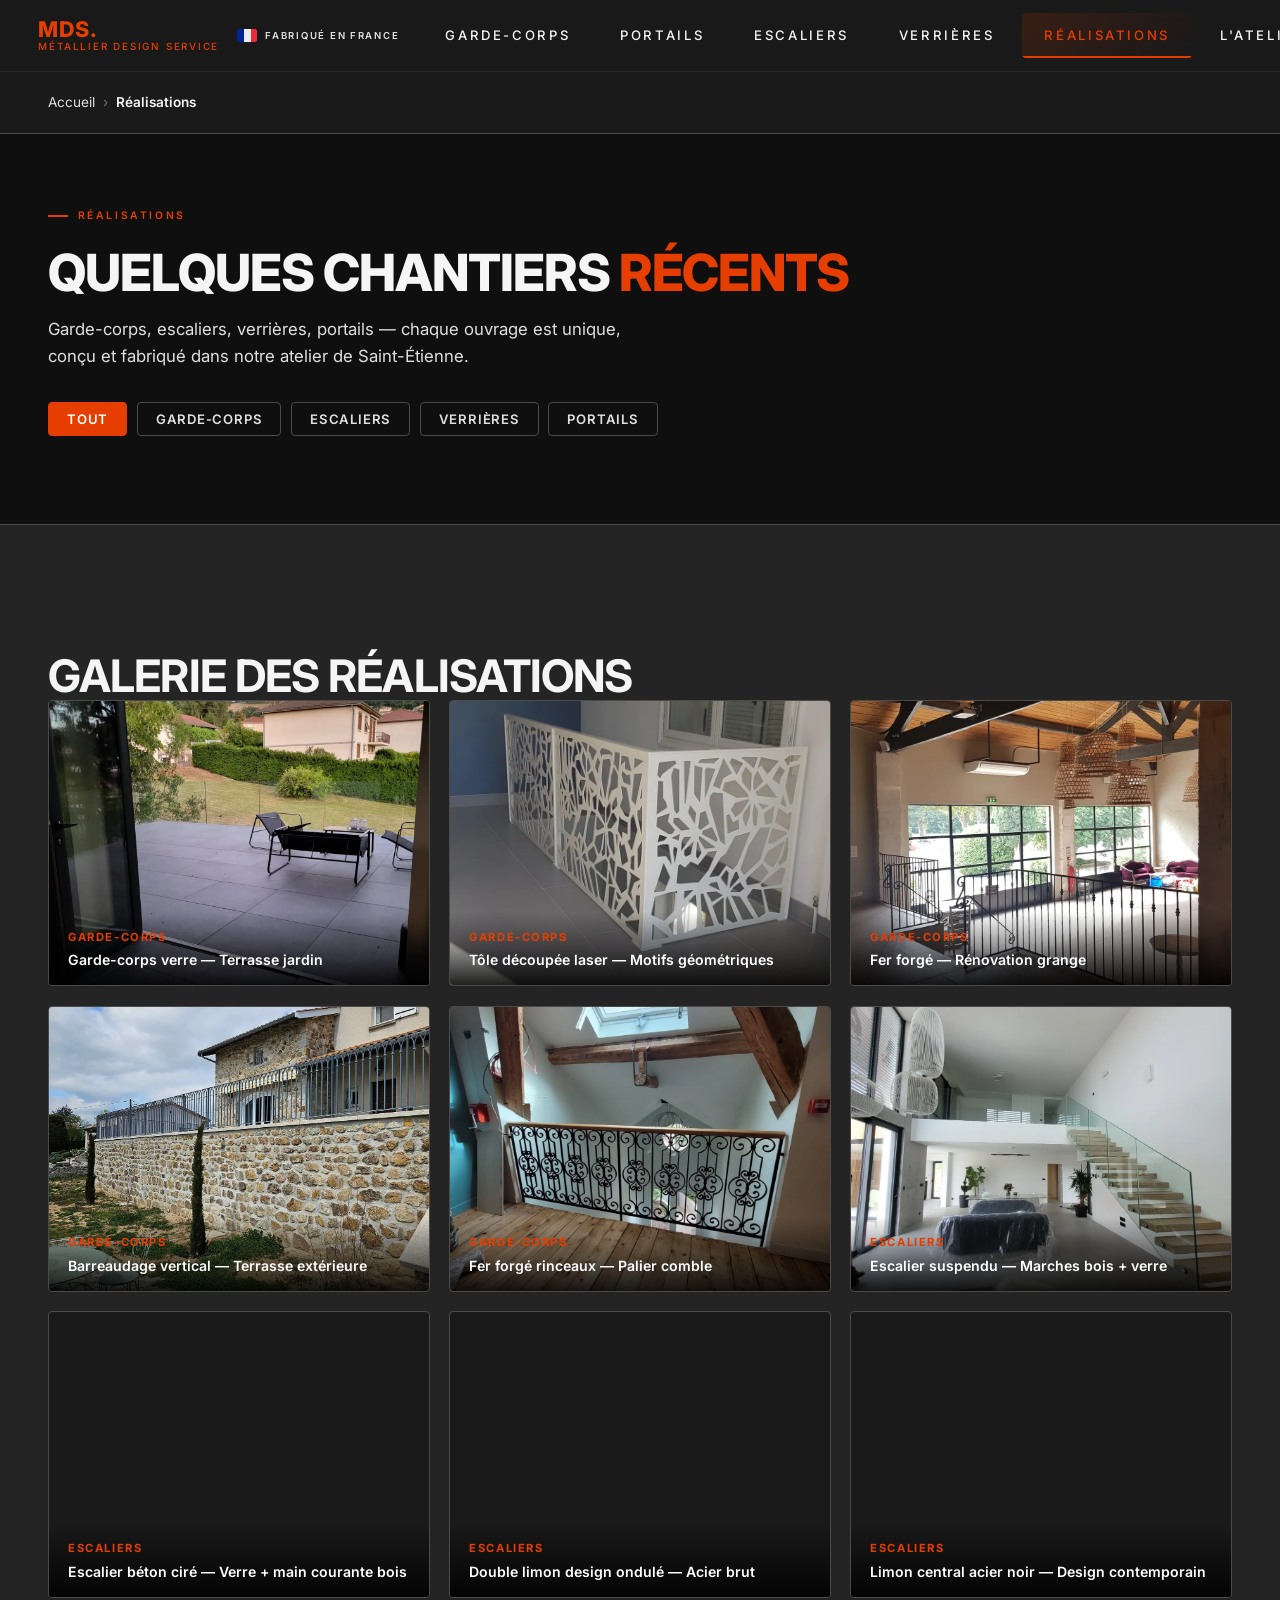
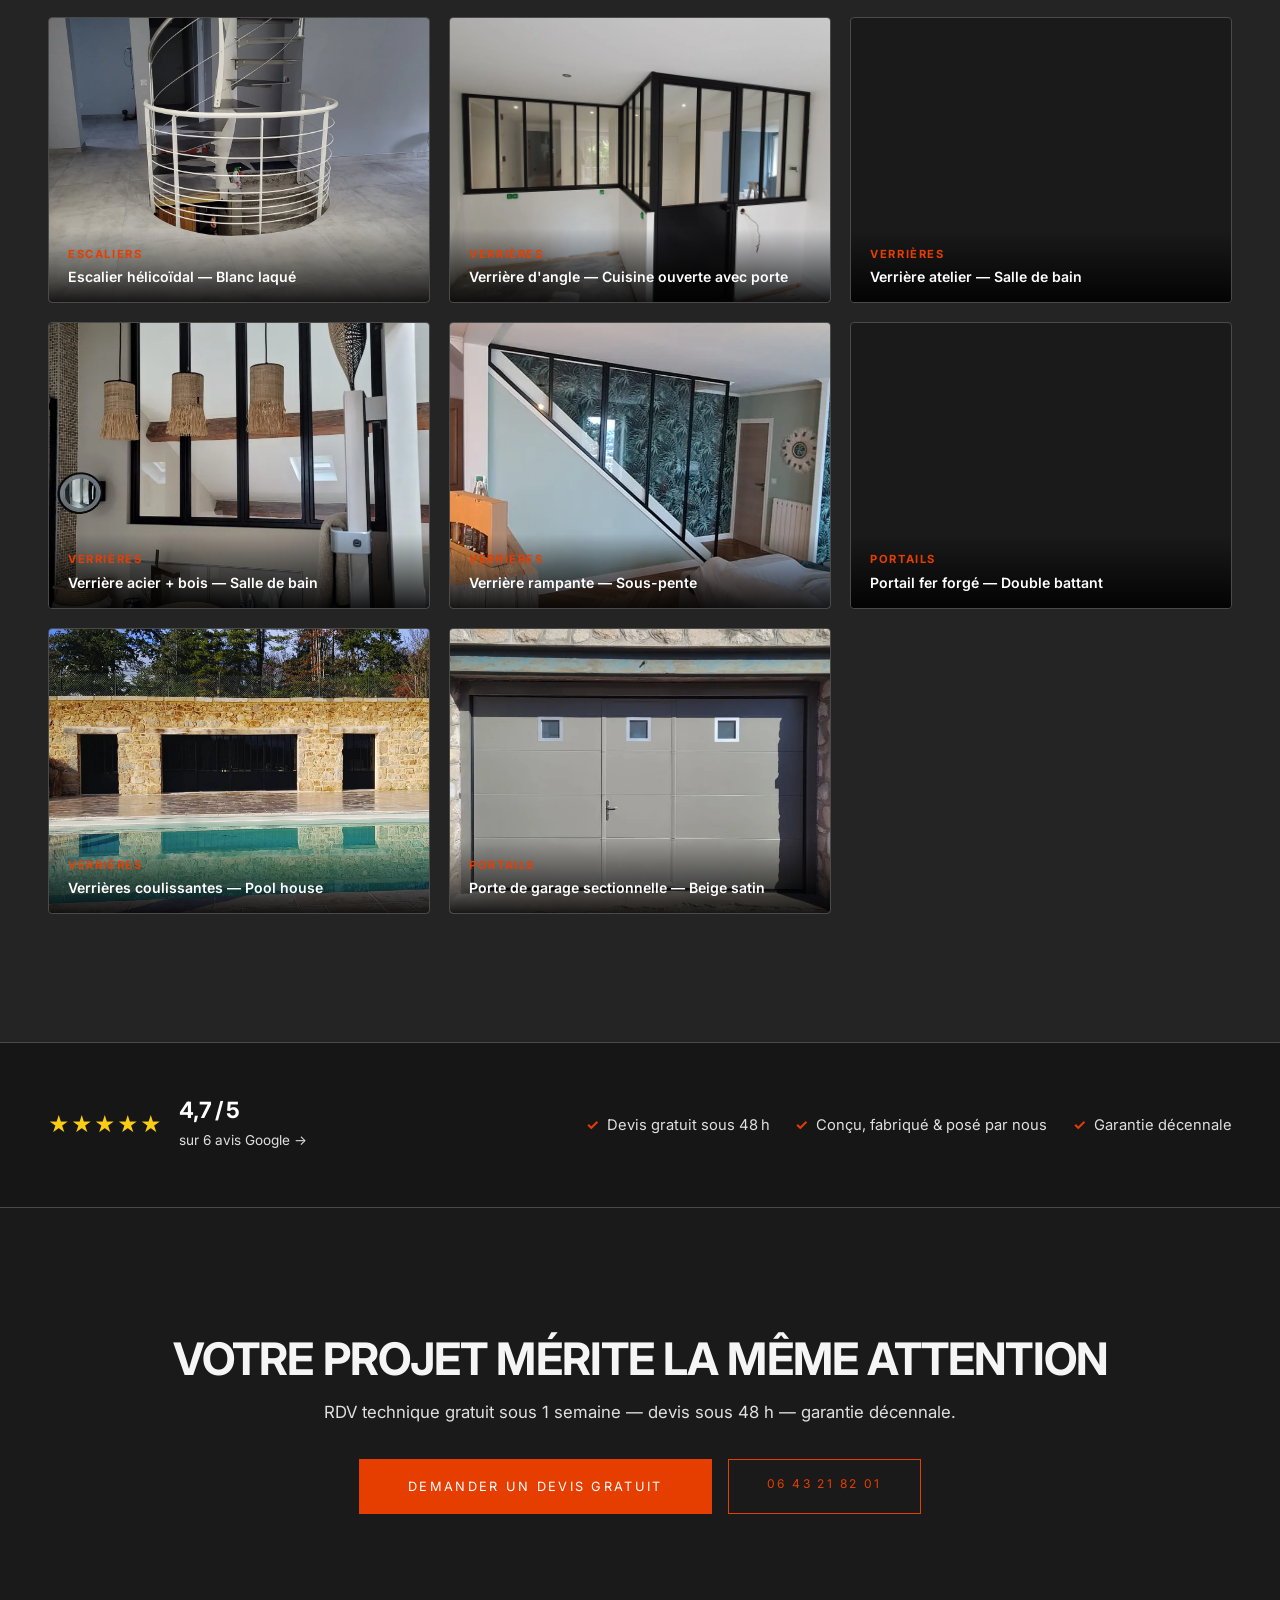
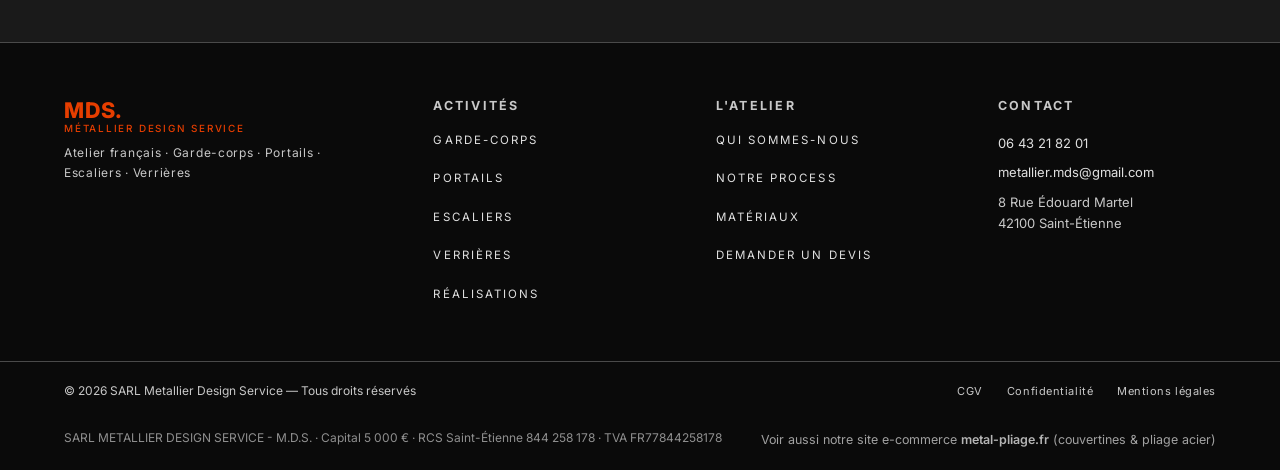
<file: realisations.html>
<!DOCTYPE html>
<html lang="fr">
<head>
  <meta charset="UTF-8">
  <meta name="viewport" content="width=device-width, initial-scale=1.0, viewport-fit=cover">
  <meta name="description" content="Réalisations récentes MDS — Métallier Design Service à Saint-Étienne. Garde-corps, escaliers, verrières et portails sur mesure en Loire et Auvergne-Rhône-Alpes.">
  <meta property="og:title" content="Nos réalisations récentes — MDS Saint-Étienne">
  <meta property="og:description" content="Garde-corps, escaliers, verrières et portails réalisés par l'atelier MDS en Loire et Auvergne-Rhône-Alpes.">
  <meta property="og:type" content="website">
  <meta property="og:locale" content="fr_FR">
  <meta property="og:url" content="https://metallier-mds.fr/realisations.html">
  <meta property="og:image" content="https://metallier-mds.fr/og-cover.jpg">
  <meta property="og:image:width" content="1200">
  <meta property="og:image:height" content="630">
  <meta name="twitter:card" content="summary_large_image">
  <title>Réalisations récentes — MDS Métallier Saint-Étienne</title>
  <link rel="preconnect" href="https://fonts.googleapis.com">
  <link rel="preconnect" href="https://fonts.gstatic.com" crossorigin>
  <link href="https://fonts.googleapis.com/css2?family=Inter:wght@300;400;500;600;700;800&display=swap" rel="stylesheet">
  <link rel="canonical" href="https://metallier-mds.fr/realisations.html">
  <link rel="icon" type="image/svg+xml" href="/favicon.svg">
  <link rel="apple-touch-icon" sizes="180x180" href="/favicon.svg">
  <meta name="theme-color" content="#1a1a1a">
  <link rel="stylesheet" href="css/styles.css">
  <link rel="stylesheet" href="css/mds-mobile-bar.css">
  <link rel="stylesheet" href="css/mds-lightbox.css">

  <script type="application/ld+json">
  {
    "@context": "https://schema.org",
    "@type": "BreadcrumbList",
    "itemListElement": [
      { "@type": "ListItem", "position": 1, "name": "Accueil", "item": "https://metallier-mds.fr/" },
      { "@type": "ListItem", "position": 2, "name": "Réalisations", "item": "https://metallier-mds.fr/realisations.html" }
    ]
  }
  </script>

  <style>
    .skip-link {
      position: absolute; top: -100px; left: 1rem;
      background: var(--accent); color: #fff;
      padding: 0.7rem 1.2rem; border-radius: 4px;
      z-index: 10000; font-weight: 600; font-size: 0.9rem;
      text-decoration: none; transition: top var(--t) var(--ease);
    }
    .skip-link:focus { top: 1rem; outline: 2px solid #fff; outline-offset: 2px; }

    .footer-inner { grid-template-columns: 1.4fr 1fr 1fr 1fr !important; }
    .footer-brand .footer-tagline { max-width: 280px; }
    @media (max-width: 900px) { .footer-inner { grid-template-columns: 1fr 1fr !important; } }
    @media (max-width: 600px) { .footer-inner { grid-template-columns: 1fr !important; } }

    .logo-mds {
      display: inline-flex; flex-direction: column; gap: 2px;
      font-family: var(--font-head); font-weight: 800; font-size: 1.2rem;
      letter-spacing: 0.04em; color: var(--text-primary); text-decoration: none; line-height: 1;
    }
    .logo-mds-main { font-size: 1.35rem; }
    .logo-mds-main span { color: var(--accent); }
    .logo-mds-sub {
      font-size: 0.62rem; font-weight: 500; letter-spacing: 0.18em;
      text-transform: uppercase; color: var(--text-muted);
    }

    .mds-breadcrumb {
      background: #1a1a1a; border-bottom: 1px solid var(--border);
      padding: calc(var(--nav-h) + 1.2rem) 0 1.2rem;
    }
    .mds-breadcrumb-inner {
      max-width: var(--max-w); margin: 0 auto;
      padding: 0 clamp(1.5rem, 4vw, 3rem);
    }
    .mds-breadcrumb ol {
      display: flex; flex-wrap: wrap; gap: 0.5rem;
      list-style: none; padding: 0; margin: 0;
      font-size: 0.85rem; color: var(--text-muted);
    }
    .mds-breadcrumb a { color: var(--text-secondary); text-decoration: none; transition: color var(--t) var(--ease); }
    .mds-breadcrumb a:hover { color: var(--accent); }
    .mds-breadcrumb-sep { color: var(--text-muted); opacity: 0.5; }
    .mds-breadcrumb [aria-current="page"] { color: var(--text-primary); font-weight: 600; }

    /* HERO */
    .reals-hero {
      background: #0f0f0f; border-bottom: 1px solid var(--border);
      padding: 4rem 0 3rem;
    }
    .reals-hero-inner {
      max-width: var(--max-w); margin: 0 auto;
      padding: 0 clamp(1.5rem, 4vw, 3rem);
    }
    .reals-hero h1 {
      font-size: clamp(2rem, 4.5vw, 3.2rem); font-weight: 800;
      letter-spacing: -0.02em; line-height: 1.1; margin-bottom: 1rem;
    }
    .reals-hero h1 .accent { color: var(--accent); }
    .reals-hero-sub {
      color: var(--text-secondary); font-size: 1.05rem; line-height: 1.6;
      max-width: 600px; margin-bottom: 2rem;
    }

    /* FILTRES */
    .reals-filters {
      display: flex; flex-wrap: wrap; gap: 0.6rem; margin-bottom: 2.5rem;
    }
    .reals-filter-btn {
      font-size: 0.82rem; font-weight: 600; letter-spacing: 0.06em;
      text-transform: uppercase; padding: 8px 18px; border: 1px solid var(--border);
      background: transparent; color: var(--text-secondary); border-radius: 4px;
      cursor: pointer; transition: all var(--t) var(--ease);
    }
    .reals-filter-btn:hover, .reals-filter-btn.active {
      background: var(--accent); border-color: var(--accent); color: #fff;
    }

    /* GRILLE */
    .reals-section { padding: var(--section-pad) 0; }
    .reals-section-inner { max-width: var(--max-w); margin: 0 auto; padding: 0 clamp(1.5rem, 4vw, 3rem); }
    .reals-grid {
      display: grid; grid-template-columns: repeat(3, 1fr); gap: 1.2rem;
    }
    .reals-item {
      aspect-ratio: 4/3; border-radius: 4px; overflow: hidden;
      background: #1a1a1a; border: 1px solid var(--border);
      position: relative; cursor: pointer;
    }
    .reals-item img {
      width: 100%; height: 100%; object-fit: cover;
      transition: transform 0.5s var(--ease);
    }
    .reals-item:hover img { transform: scale(1.05); }
    .reals-item-cap {
      position: absolute; left: 0; right: 0; bottom: 0;
      padding: 1rem 1.2rem 1rem;
      background: linear-gradient(180deg, transparent, rgba(0,0,0,0.88));
      color: #fff;
    }
    .reals-item-cat {
      font-size: 0.7rem; font-weight: 700; letter-spacing: 0.14em;
      text-transform: uppercase; color: var(--accent); margin-bottom: 4px;
    }
    .reals-item-title { font-size: 0.88rem; font-weight: 600; line-height: 1.35; }

    /* CTA */
    .reals-cta {
      background: #1a1a1a; text-align: center; padding: var(--section-pad) 0;
      border-top: 1px solid var(--border);
    }
    .reals-cta h2 { margin-bottom: 1rem; }
    .reals-cta p { color: var(--text-secondary); margin-bottom: 2rem; font-size: 1.05rem; }

    .mds-footer-bottom-link {
      display: inline-block; margin-top: 0.8rem; font-size: 0.78rem;
      color: var(--text-muted); text-decoration: none; opacity: 0.8;
      transition: opacity var(--t) var(--ease);
    }
    .mds-footer-bottom-link:hover { opacity: 1; color: var(--accent); }
    .mds-footer-bottom-link strong { color: var(--text-secondary); font-weight: 600; }

    .animate-fadeup {
      opacity: 0; transform: translateY(20px);
      transition: opacity 0.7s var(--ease-out), transform 0.7s var(--ease-out);
      transition-delay: var(--delay, 0s);
    }
    .animate-fadeup.in-view { opacity: 1; transform: translateY(0); }

    @media (max-width: 900px) { .reals-grid { grid-template-columns: repeat(2, 1fr); } }
    @media (max-width: 540px) { .reals-grid { grid-template-columns: 1fr; } }
  </style>
</head>
<body>
  <a href="#main-content" class="skip-link">Aller au contenu principal</a>

  <nav id="navbar" aria-label="Navigation principale">
    <div class="nav-inner">
      <div class="nav-left">
        <a href="index.html" class="logo logo-mds" aria-label="MDS — Métallier Design Service — Accueil">
          <span class="logo-mds-main">MDS<span>.</span></span>
          <span class="logo-mds-sub">Métallier Design Service</span>
        </a>
        <div class="france-badge" aria-label="Fabriqué en France">
          <div class="france-flag" aria-hidden="true">
            <span class="f-blue"></span><span class="f-white"></span><span class="f-red"></span>
          </div>
          Fabriqué en France
        </div>
      </div>
      <button class="nav-hamburger" aria-label="Ouvrir le menu" aria-expanded="false" aria-controls="nav-links">
        <span></span><span></span><span></span>
      </button>
      <ul id="nav-links" role="list">
        <li class="nav-item"><a href="garde-corps.html">Garde-corps</a></li>
        <li class="nav-item"><a href="portails.html">Portails</a></li>
        <li class="nav-item"><a href="escaliers.html">Escaliers</a></li>
        <li class="nav-item"><a href="verrieres.html">Verrières</a></li>
        <li class="nav-item"><a href="realisations.html" class="active" aria-current="page">Réalisations</a></li>
        <li class="nav-item"><a href="atelier.html">L'atelier</a></li>
        <li class="nav-item"><a href="contact.html">Contact</a></li>
      </ul>
      <div class="nav-right">
        <a href="devis.html" class="nav-cta btn-outline">Devis gratuit</a>
      </div>
    </div>
  </nav>

  <main id="main-content">

  <nav class="mds-breadcrumb" aria-label="Fil d'Ariane">
    <div class="mds-breadcrumb-inner">
      <ol>
        <li><a href="index.html">Accueil</a></li>
        <li class="mds-breadcrumb-sep" aria-hidden="true">›</li>
        <li aria-current="page">Réalisations</li>
      </ol>
    </div>
  </nav>

  <!-- HERO -->
  <section class="reals-hero">
    <div class="reals-hero-inner">
      <div class="animate-fadeup">
        <span class="section-label">RÉALISATIONS</span>
        <h1>Quelques chantiers <span class="accent">récents</span></h1>
        <p class="reals-hero-sub">
          Garde-corps, escaliers, verrières, portails — chaque ouvrage est unique, conçu et fabriqué dans notre atelier de Saint-Étienne.
        </p>
      </div>
      <div class="reals-filters animate-fadeup" style="--delay: 0.08s" role="group" aria-label="Filtrer par catégorie">
        <button class="reals-filter-btn active" data-filter="all">Tout</button>
        <button class="reals-filter-btn" data-filter="garde-corps">Garde-corps</button>
        <button class="reals-filter-btn" data-filter="escaliers">Escaliers</button>
        <button class="reals-filter-btn" data-filter="verrieres">Verrières</button>
        <button class="reals-filter-btn" data-filter="portails">Portails</button>
      </div>
    </div>
  </section>

  <!-- GALERIE -->
  <section class="reals-section" aria-labelledby="gallery-title">
    <div class="reals-section-inner">
      <h2 id="gallery-title" class="visually-hidden">Galerie des réalisations</h2>

      <div class="reals-grid" id="reals-grid">

        <div class="reals-item animate-fadeup" data-cat="garde-corps" data-src="assets/photos-chantiers/garde-corps-verre-terrasse-jardin.webp" data-label="Garde-corps verre — Terrasse jardin">
          <img src="assets/photos-chantiers/garde-corps-verre-terrasse-jardin.webp" alt="Garde-corps en verre sécurité sur terrasse extérieure avec vue jardin" loading="lazy" decoding="async" width="400" height="300">
          <div class="reals-item-cap"><div class="reals-item-cat">Garde-corps</div><div class="reals-item-title">Garde-corps verre — Terrasse jardin</div></div>
        </div>

        <div class="reals-item animate-fadeup" style="--delay: 0.04s" data-cat="garde-corps" data-src="assets/photos-chantiers/garde-corps-laser-motifs-geometriques.webp" data-label="Tôle découpée laser — Motifs géométriques">
          <img src="assets/photos-chantiers/garde-corps-laser-motifs-geometriques.webp" alt="Garde-corps tôle découpée laser motifs géométriques arabesques" loading="lazy" decoding="async" width="400" height="300">
          <div class="reals-item-cap"><div class="reals-item-cat">Garde-corps</div><div class="reals-item-title">Tôle découpée laser — Motifs géométriques</div></div>
        </div>

        <div class="reals-item animate-fadeup" style="--delay: 0.08s" data-cat="garde-corps" data-src="assets/photos-chantiers/garde-corps-fer-forge-grange.webp" data-label="Fer forgé — Rénovation grange">
          <img src="assets/photos-chantiers/garde-corps-fer-forge-grange.webp" alt="Garde-corps fer forgé classique sur rénovation grange" loading="lazy" decoding="async" width="400" height="300">
          <div class="reals-item-cap"><div class="reals-item-cat">Garde-corps</div><div class="reals-item-title">Fer forgé — Rénovation grange</div></div>
        </div>

        <div class="reals-item animate-fadeup" style="--delay: 0.04s" data-cat="garde-corps" data-src="assets/photos-chantiers/garde-corps-barreaux-bleu-terrasse.webp" data-label="Barreaudage vertical bleu — Terrasse extérieure">
          <img src="assets/photos-chantiers/garde-corps-barreaux-bleu-terrasse.webp" alt="Garde-corps barreaux verticaux bleu pâle sur terrasse en pierre" loading="lazy" decoding="async" width="400" height="300">
          <div class="reals-item-cap"><div class="reals-item-cat">Garde-corps</div><div class="reals-item-title">Barreaudage vertical — Terrasse extérieure</div></div>
        </div>

        <div class="reals-item animate-fadeup" style="--delay: 0.08s" data-cat="garde-corps" data-src="assets/photos-chantiers/garde-corps-fer-forge-comble.webp" data-label="Fer forgé rinceaux — Palier comble">
          <img src="assets/photos-chantiers/garde-corps-fer-forge-comble.webp" alt="Garde-corps fer forgé noir avec rinceaux sur palier de comble" loading="lazy" decoding="async" width="400" height="300">
          <div class="reals-item-cap"><div class="reals-item-cat">Garde-corps</div><div class="reals-item-title">Fer forgé rinceaux — Palier comble</div></div>
        </div>

        <div class="reals-item animate-fadeup" data-cat="escaliers" data-src="assets/photos-chantiers/escalier-suspendu-bois-verre.webp" data-label="Escalier suspendu — Marches bois + verre">
          <img src="assets/photos-chantiers/escalier-suspendu-bois-verre.webp" alt="Escalier suspendu marches bois massif et garde-corps verre transparent" loading="lazy" decoding="async" width="400" height="300">
          <div class="reals-item-cap"><div class="reals-item-cat">Escaliers</div><div class="reals-item-title">Escalier suspendu — Marches bois + verre</div></div>
        </div>

        <div class="reals-item animate-fadeup" style="--delay: 0.04s" data-cat="escaliers" data-src="assets/photos-chantiers/escalier-beton-garde-corps-verre.webp" data-label="Escalier béton ciré — Garde-corps verre + main courante bois">
          <img src="assets/photos-chantiers/escalier-beton-garde-corps-verre.webp" alt="Garde-corps verre avec main courante bois sur escalier béton ciré" loading="lazy" decoding="async" width="400" height="300">
          <div class="reals-item-cap"><div class="reals-item-cat">Escaliers</div><div class="reals-item-title">Escalier béton ciré — Verre + main courante bois</div></div>
        </div>

        <div class="reals-item animate-fadeup" style="--delay: 0.08s" data-cat="escaliers" data-src="assets/photos-chantiers/escalier-design-ondule-double-limon.webp" data-label="Double limon design ondulé — Acier brut">
          <img src="assets/photos-chantiers/escalier-design-ondule-double-limon.webp" alt="Escalier design double limon ondulé acier brut intérieur contemporain" loading="lazy" decoding="async" width="400" height="300">
          <div class="reals-item-cap"><div class="reals-item-cat">Escaliers</div><div class="reals-item-title">Double limon design ondulé — Acier brut</div></div>
        </div>

        <div class="reals-item animate-fadeup" data-cat="escaliers" data-src="assets/photos-chantiers/escalier-moderne-noir-limon-central.webp" data-label="Limon central acier noir — Design contemporain">
          <img src="assets/photos-chantiers/escalier-moderne-noir-limon-central.webp" alt="Escalier limon central acier laqué noir contemporain marches bois" loading="lazy" decoding="async" width="400" height="300">
          <div class="reals-item-cap"><div class="reals-item-cat">Escaliers</div><div class="reals-item-title">Limon central acier noir — Design contemporain</div></div>
        </div>

        <div class="reals-item animate-fadeup" style="--delay: 0.04s" data-cat="escaliers" data-src="assets/photos-chantiers/escalier-helicoidal-blanc.webp" data-label="Escalier hélicoïdal — Blanc laqué">
          <img src="assets/photos-chantiers/escalier-helicoidal-blanc.webp" alt="Escalier hélicoïdal colimaçon acier laqué blanc" loading="lazy" decoding="async" width="400" height="300">
          <div class="reals-item-cap"><div class="reals-item-cat">Escaliers</div><div class="reals-item-title">Escalier hélicoïdal — Blanc laqué</div></div>
        </div>

        <div class="reals-item animate-fadeup" style="--delay: 0.08s" data-cat="verrieres" data-src="assets/photos-chantiers/verriere-atelier-angle-cuisine.webp" data-label="Verrière d'angle — Cuisine ouverte avec porte">
          <img src="assets/photos-chantiers/verriere-atelier-angle-cuisine.webp" alt="Verrière d'angle séparation cuisine ouverte avec porte intégrée acier noir" loading="lazy" decoding="async" width="400" height="300">
          <div class="reals-item-cap"><div class="reals-item-cat">Verrières</div><div class="reals-item-title">Verrière d'angle — Cuisine ouverte avec porte</div></div>
        </div>

        <div class="reals-item animate-fadeup" data-cat="verrieres" data-src="assets/photos-chantiers/verriere-noir-salle-de-bain-atelier.webp" data-label="Verrière atelier — Salle de bain">
          <img src="assets/photos-chantiers/verriere-noir-salle-de-bain-atelier.webp" alt="Verrière style atelier acier noir salle de bain intérieur" loading="lazy" decoding="async" width="400" height="300">
          <div class="reals-item-cap"><div class="reals-item-cat">Verrières</div><div class="reals-item-title">Verrière atelier — Salle de bain</div></div>
        </div>

        <div class="reals-item animate-fadeup" style="--delay: 0.04s" data-cat="verrieres" data-src="assets/photos-chantiers/verriere-noir-salle-de-bain-bois.webp" data-label="Verrière acier + bois — Salle de bain">
          <img src="assets/photos-chantiers/verriere-noir-salle-de-bain-bois.webp" alt="Verrière acier noir et bois clair salle de bain contemporain" loading="lazy" decoding="async" width="400" height="300">
          <div class="reals-item-cap"><div class="reals-item-cat">Verrières</div><div class="reals-item-title">Verrière acier + bois — Salle de bain</div></div>
        </div>

        <div class="reals-item animate-fadeup" style="--delay: 0.08s" data-cat="verrieres" data-src="assets/photos-chantiers/verriere-rampante-tropical.webp" data-label="Verrière rampante — Sous-pente tropicale">
          <img src="assets/photos-chantiers/verriere-rampante-tropical.webp" alt="Verrière rampante sous pente style tropical végétation" loading="lazy" decoding="async" width="400" height="300">
          <div class="reals-item-cap"><div class="reals-item-cat">Verrières</div><div class="reals-item-title">Verrière rampante — Sous-pente</div></div>
        </div>

        <div class="reals-item animate-fadeup" data-cat="portails" data-src="assets/photos-chantiers/portail-fer-forge-double-battant.webp" data-label="Portail fer forgé — Double battant">
          <img src="assets/photos-chantiers/portail-fer-forge-double-battant.webp" alt="Portail fer forgé classique double battant avec rinceaux" loading="lazy" decoding="async" width="400" height="300">
          <div class="reals-item-cap"><div class="reals-item-cat">Portails</div><div class="reals-item-title">Portail fer forgé — Double battant</div></div>
        </div>

        <div class="reals-item animate-fadeup" style="--delay: 0.04s" data-cat="verrieres" data-src="assets/photos-chantiers/verrieres-coulissantes-pierre-piscine.webp" data-label="Verrières coulissantes — Pool house, mur de pierre">
          <img src="assets/photos-chantiers/verrieres-coulissantes-pierre-piscine.webp" alt="Verrières coulissantes en acier noir, rétractables, encastrées dans un mur de pierre — pool house réalisé par MDS" loading="lazy" decoding="async" width="1600" height="1066">
          <div class="reals-item-cap"><div class="reals-item-cat">Verrières</div><div class="reals-item-title">Verrières coulissantes — Pool house</div></div>
        </div>

        <div class="reals-item animate-fadeup" style="--delay: 0.08s" data-cat="portails" data-src="assets/photos-chantiers/porte-garage-sectionnelle-beige.webp" data-label="Porte de garage sectionnelle — Thermolaquée beige">
          <img src="assets/photos-chantiers/porte-garage-sectionnelle-beige.webp" alt="Porte de garage sectionnelle thermolaquée beige satin" loading="lazy" decoding="async" width="400" height="300">
          <div class="reals-item-cap"><div class="reals-item-cat">Portails</div><div class="reals-item-title">Porte de garage sectionnelle — Beige satin</div></div>
        </div>

      </div>
    </div>
  </section>

  <!-- CTA -->
  <!-- RÉASSURANCE / AVIS -->
  <section style="background:#161616;border-top:1px solid var(--border);padding:3.5rem 0;" aria-label="Avis et garanties">
    <div style="max-width:var(--max-w);margin:0 auto;padding:0 clamp(1.5rem,4vw,3rem);display:flex;flex-wrap:wrap;gap:1.8rem 2.5rem;align-items:center;justify-content:space-between;">
      <div style="display:flex;align-items:center;gap:1rem;">
        <span style="color:#facc15;font-size:1.3rem;letter-spacing:2px;line-height:1;">&#9733;&#9733;&#9733;&#9733;&#9733;</span>
        <div>
          <strong style="color:#fff;font-size:1.4rem;line-height:1;">4,7&#8239;/&#8239;5</strong>
          <a href="https://g.page/r/CXenY9EcyzorEBM" target="_blank" rel="noopener" style="display:block;color:var(--text-secondary);font-size:.85rem;text-decoration:none;margin-top:.2rem;">sur 6 avis Google &#8594;</a>
        </div>
      </div>
      <ul style="list-style:none;display:flex;flex-wrap:wrap;gap:1rem 1.6rem;margin:0;padding:0;color:var(--text-secondary);font-size:.92rem;">
        <li style="display:flex;align-items:center;gap:.5rem;"><span style="color:var(--accent);font-weight:700;">&#10003;</span> Devis gratuit sous 48&#8239;h</li>
        <li style="display:flex;align-items:center;gap:.5rem;"><span style="color:var(--accent);font-weight:700;">&#10003;</span> Con&#231;u, fabriqu&#233; &amp; pos&#233; par nous</li>
        <li style="display:flex;align-items:center;gap:.5rem;"><span style="color:var(--accent);font-weight:700;">&#10003;</span> Garantie d&#233;cennale</li>
      </ul>
    </div>
  </section>

  <section class="reals-cta" aria-labelledby="cta-title">
    <div style="max-width:var(--max-w);margin:0 auto;padding:0 clamp(1.5rem,4vw,3rem)">
      <h2 id="cta-title" class="animate-fadeup">Votre projet mérite la même attention</h2>
      <p class="animate-fadeup" style="--delay: 0.05s">RDV technique gratuit sous 1 semaine — devis sous 48 h — garantie décennale.</p>
      <div style="display:flex;gap:1rem;flex-wrap:wrap;justify-content:center">
        <a href="devis.html" class="btn-primary animate-fadeup" style="--delay: 0.1s">Demander un devis gratuit</a>
        <a href="tel:+33643218201" class="btn-outline animate-fadeup" style="--delay: 0.15s">06 43 21 82 01</a>
      </div>
    </div>
  </section>

  </main>

  <footer id="footer" role="contentinfo">
    <div class="footer-inner">
      <div class="footer-brand">
        <a href="index.html" class="logo footer-logo logo-mds" aria-label="MDS — Retour à l'accueil">
          <span class="logo-mds-main">MDS<span>.</span></span>
          <span class="logo-mds-sub">Métallier Design Service</span>
        </a>
        <p class="footer-tagline">Atelier français · Garde-corps · Portails · Escaliers · Verrières</p>
      </div>
      <nav class="footer-nav" aria-label="Activités">
        <h4 style="font-size:0.78rem;letter-spacing:0.18em;text-transform:uppercase;color:var(--text-muted);margin-bottom:0.8rem;">Activités</h4>
        <ul role="list">
          <li><a href="garde-corps.html">Garde-corps</a></li>
          <li><a href="portails.html">Portails</a></li>
          <li><a href="escaliers.html">Escaliers</a></li>
          <li><a href="verrieres.html">Verrières</a></li>
          <li><a href="realisations.html">Réalisations</a></li>
        </ul>
      </nav>
      <nav class="footer-nav" aria-label="L'atelier">
        <h4 style="font-size:0.78rem;letter-spacing:0.18em;text-transform:uppercase;color:var(--text-muted);margin-bottom:0.8rem;">L'atelier</h4>
        <ul role="list">
          <li><a href="atelier.html">Qui sommes-nous</a></li>
          <li><a href="atelier.html#process">Notre process</a></li>
          <li><a href="atelier.html#materiaux">Matériaux</a></li>
          <li><a href="devis.html">Demander un devis</a></li>
        </ul>
      </nav>
      <address class="footer-contact">
        <h4 style="font-size:0.78rem;letter-spacing:0.18em;text-transform:uppercase;color:var(--text-muted);margin-bottom:0.8rem;font-style:normal;">Contact</h4>
        <p><a href="tel:+33643218201">06 43 21 82 01</a></p>
        <p><a href="mailto:metallier.mds@gmail.com">metallier.mds@gmail.com</a></p>
        <p>8 Rue Édouard Martel<br>42100 Saint-Étienne</p>
      </address>
    </div>
    <div class="footer-bottom">
      <p>© <span id="footer-year">2026</span> SARL Metallier Design Service — Tous droits réservés</p>
      <div class="footer-legal-links">
        <a href="cgv.html">CGV</a>
        <a href="confidentialite.html">Confidentialité</a>
        <a href="mentions-legales.html">Mentions légales</a>
      </div>
      <p class="footer-legal-line">SARL METALLIER DESIGN SERVICE - M.D.S. · Capital 5 000 € · RCS Saint-Étienne 844 258 178 · TVA FR77844258178</p>
      <a href="https://metal-pliage.fr" target="_blank" rel="noopener" class="mds-footer-bottom-link">
        Voir aussi notre site e-commerce <strong>metal-pliage.fr</strong> (couvertines & pliage acier)
      </a>
    </div>
  </footer>

  <script>
    (function(){
      var y = document.getElementById('footer-year');
      if (y) y.textContent = new Date().getFullYear();
    })();

    (function(){
      var nav = document.getElementById('navbar');
      var burger = document.querySelector('.nav-hamburger');
      var links = document.getElementById('nav-links');
      if (burger && nav) {
        burger.addEventListener('click', function(){
          var open = nav.classList.toggle('nav-open');
          burger.setAttribute('aria-expanded', open ? 'true' : 'false');
        });
      }
      if (links) {
        links.querySelectorAll('a').forEach(function(a){
          a.addEventListener('click', function(){
            nav.classList.remove('nav-open');
            if (burger) burger.setAttribute('aria-expanded', 'false');
          });
        });
      }
      var onScroll = function(){
        if (window.scrollY > 30) nav.classList.add('scrolled');
        else nav.classList.remove('scrolled');
      };
      window.addEventListener('scroll', onScroll, { passive: true });
      onScroll();
    })();

    // Filtres
    (function(){
      var btns = document.querySelectorAll('.reals-filter-btn');
      var items = document.querySelectorAll('.reals-item');
      btns.forEach(function(btn){
        btn.addEventListener('click', function(){
          btns.forEach(function(b){ b.classList.remove('active'); });
          btn.classList.add('active');
          var filter = btn.getAttribute('data-filter');
          items.forEach(function(item){
            var cat = item.getAttribute('data-cat');
            item.style.display = (filter === 'all' || cat === filter) ? '' : 'none';
          });
        });
      });
    })();

    // Fade-up
    (function(){
      if (!('IntersectionObserver' in window)) {
        document.querySelectorAll('.animate-fadeup').forEach(function(el){ el.classList.add('in-view'); });
        return;
      }
      var io = new IntersectionObserver(function(entries){
        entries.forEach(function(e){
          if (e.isIntersecting) { e.target.classList.add('in-view'); io.unobserve(e.target); }
        });
      }, { threshold: 0.08, rootMargin: '0px 0px -30px 0px' });
      document.querySelectorAll('.animate-fadeup').forEach(function(el){ io.observe(el); });
    })();
  </script>
  <script src="js/mds-lightbox.js" defer></script>

<!-- Barre d'action mobile -->
<div class="mds-mobile-bar">
  <a href="tel:+33643218201" class="mmb-call">
    <svg width="17" height="17" viewBox="0 0 24 24" fill="none" stroke="currentColor" stroke-width="2.2" stroke-linecap="round" aria-hidden="true"><path d="M22 16.92v3a2 2 0 0 1-2.18 2 19.79 19.79 0 0 1-8.63-3.07 19.5 19.5 0 0 1-6-6A19.79 19.79 0 0 1 2.12 4.18 2 2 0 0 1 4.11 2h3a2 2 0 0 1 2 1.72c.13.96.36 1.9.7 2.81a2 2 0 0 1-.45 2.11L8.09 9.91a16 16 0 0 0 6 6l1.27-1.27a2 2 0 0 1 2.11-.45c.91.34 1.85.57 2.81.7A2 2 0 0 1 22 16.92z"/></svg>
    Appeler
  </a>
  <a href="devis.html" class="mmb-devis">Devis gratuit</a>
</div>
</body>
</html>
</file>
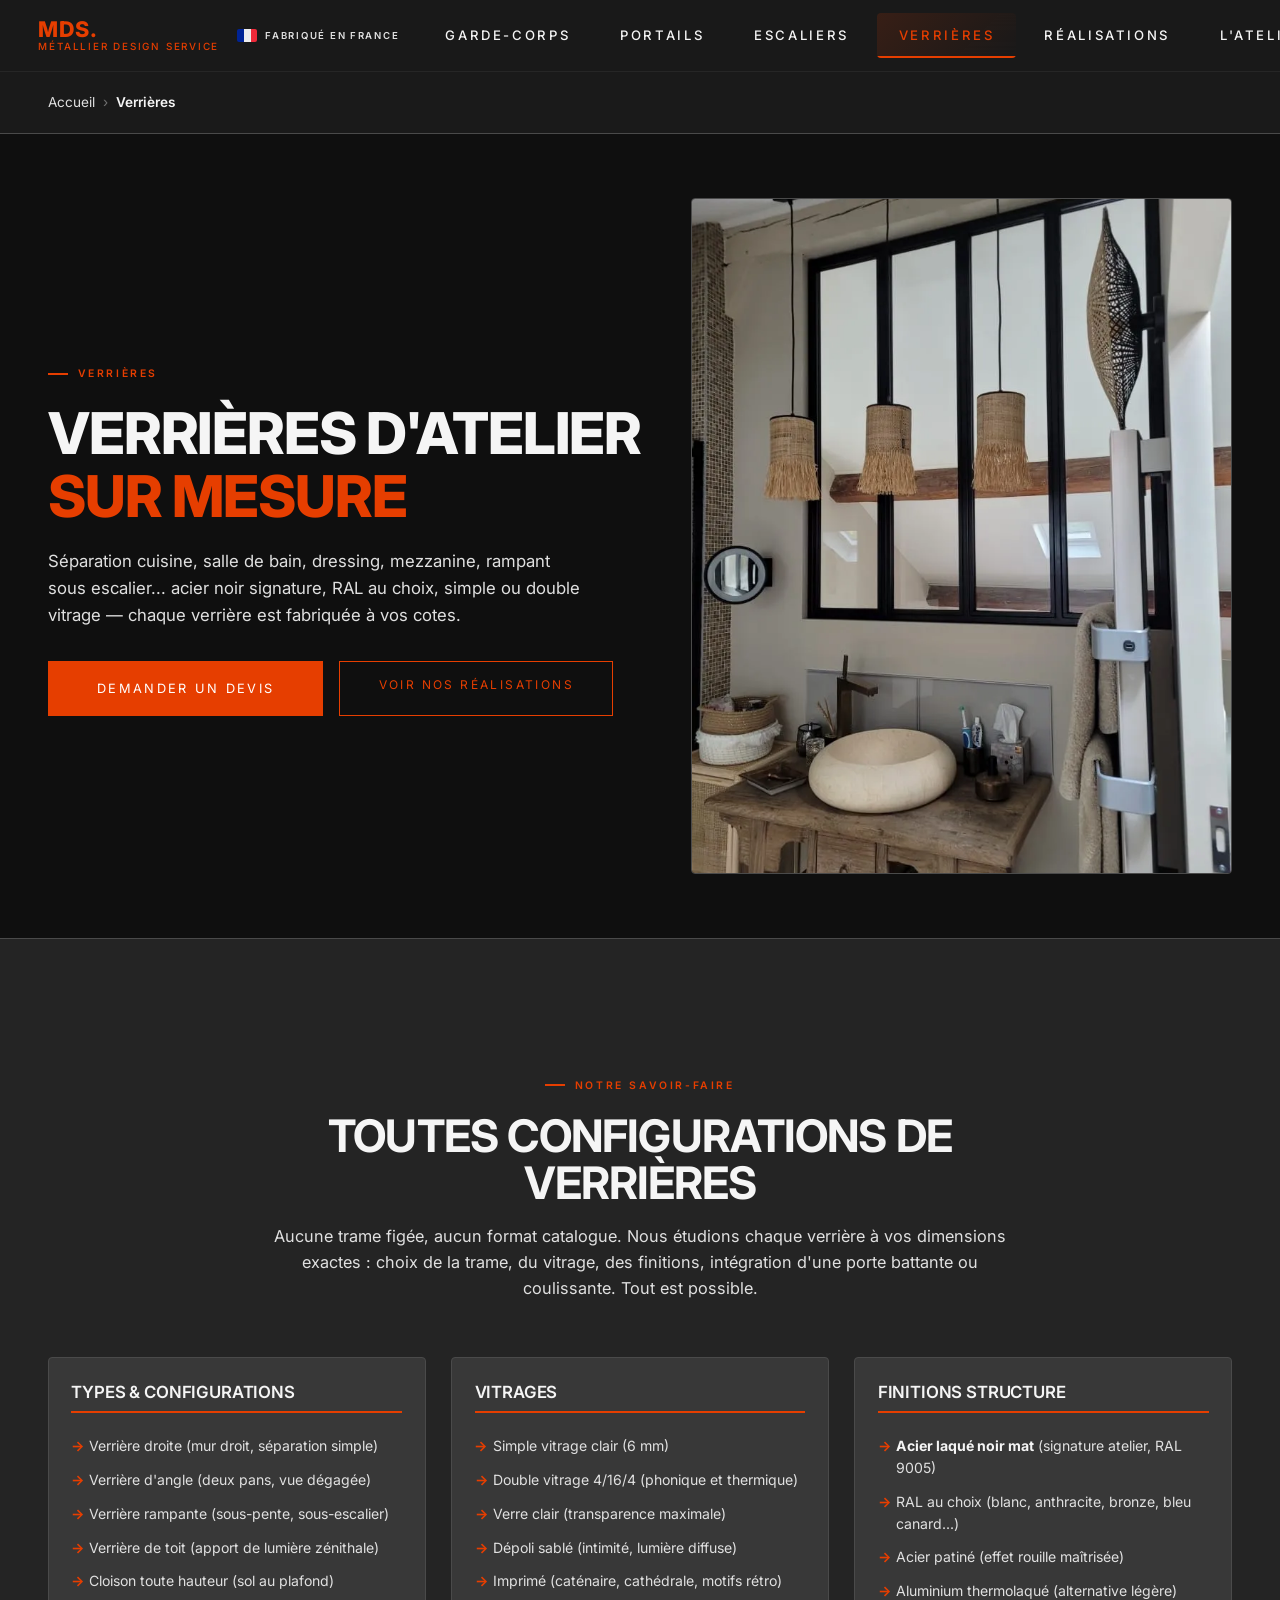
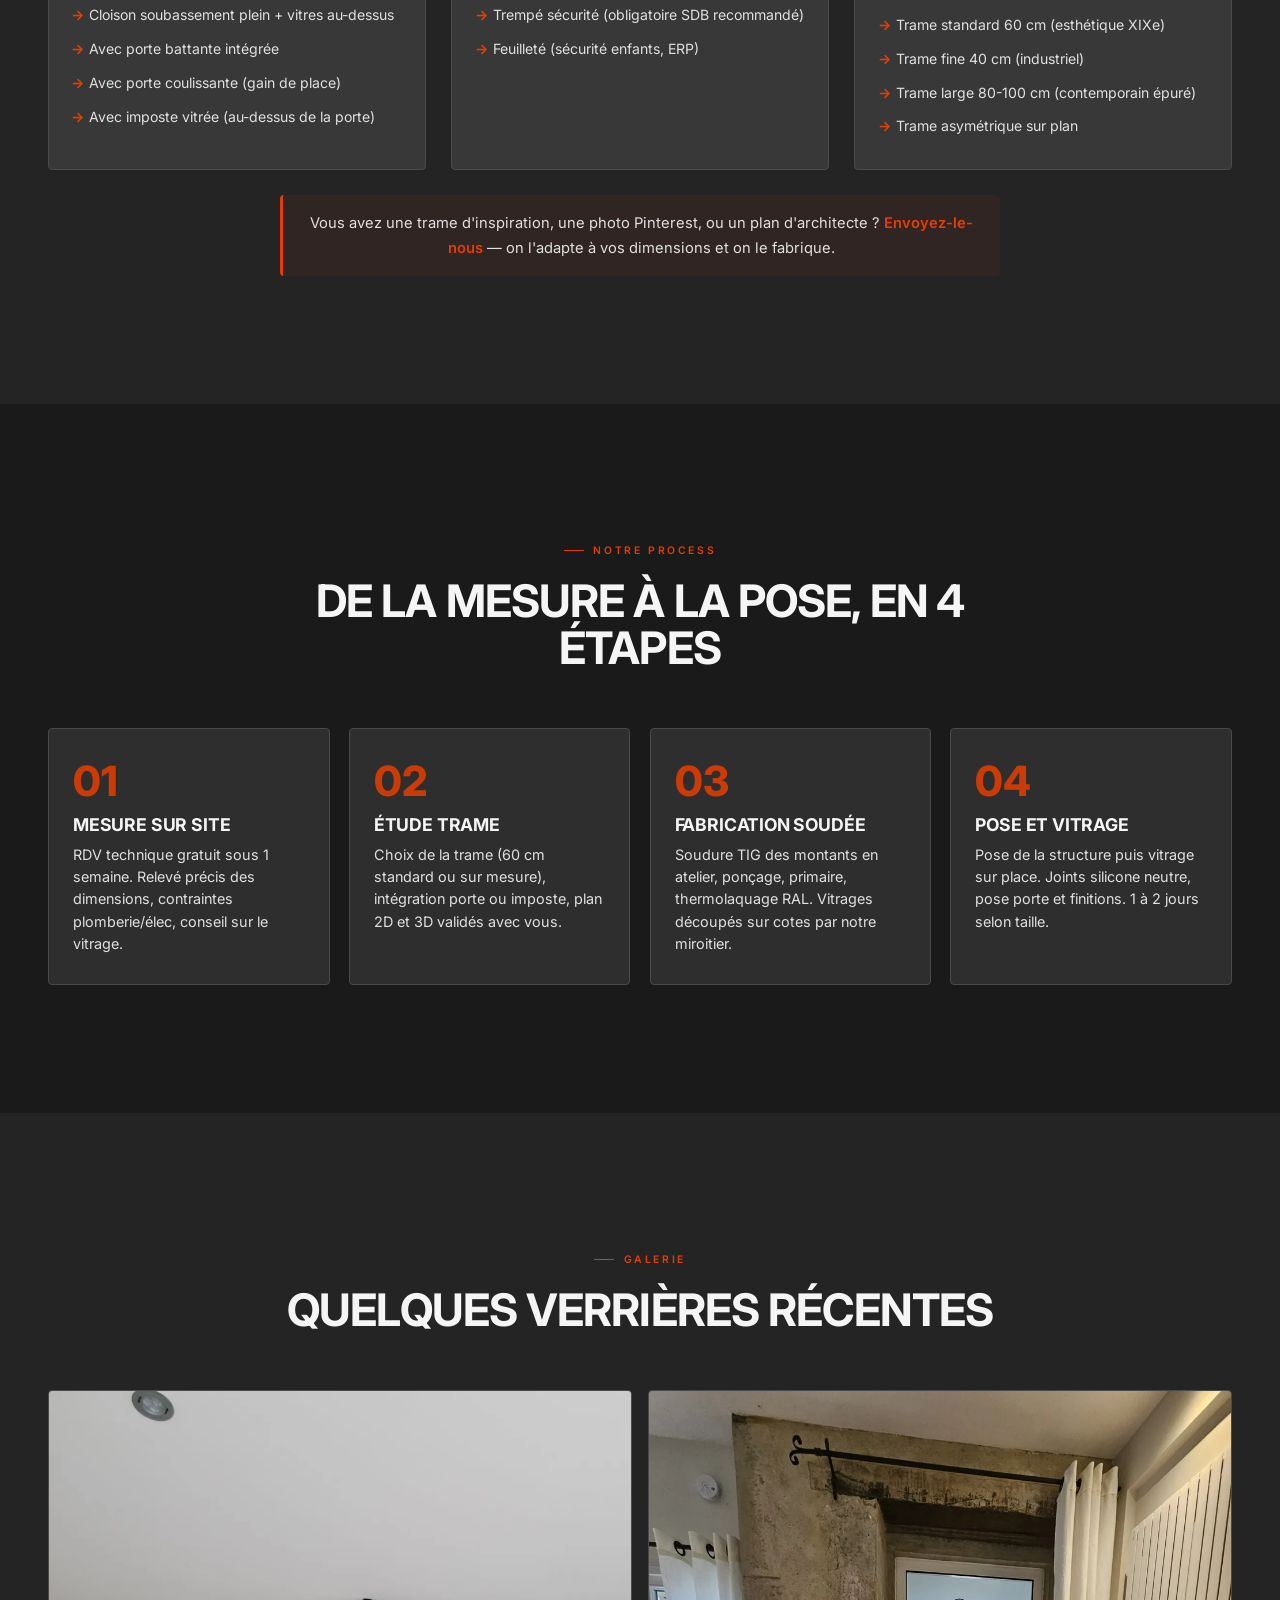
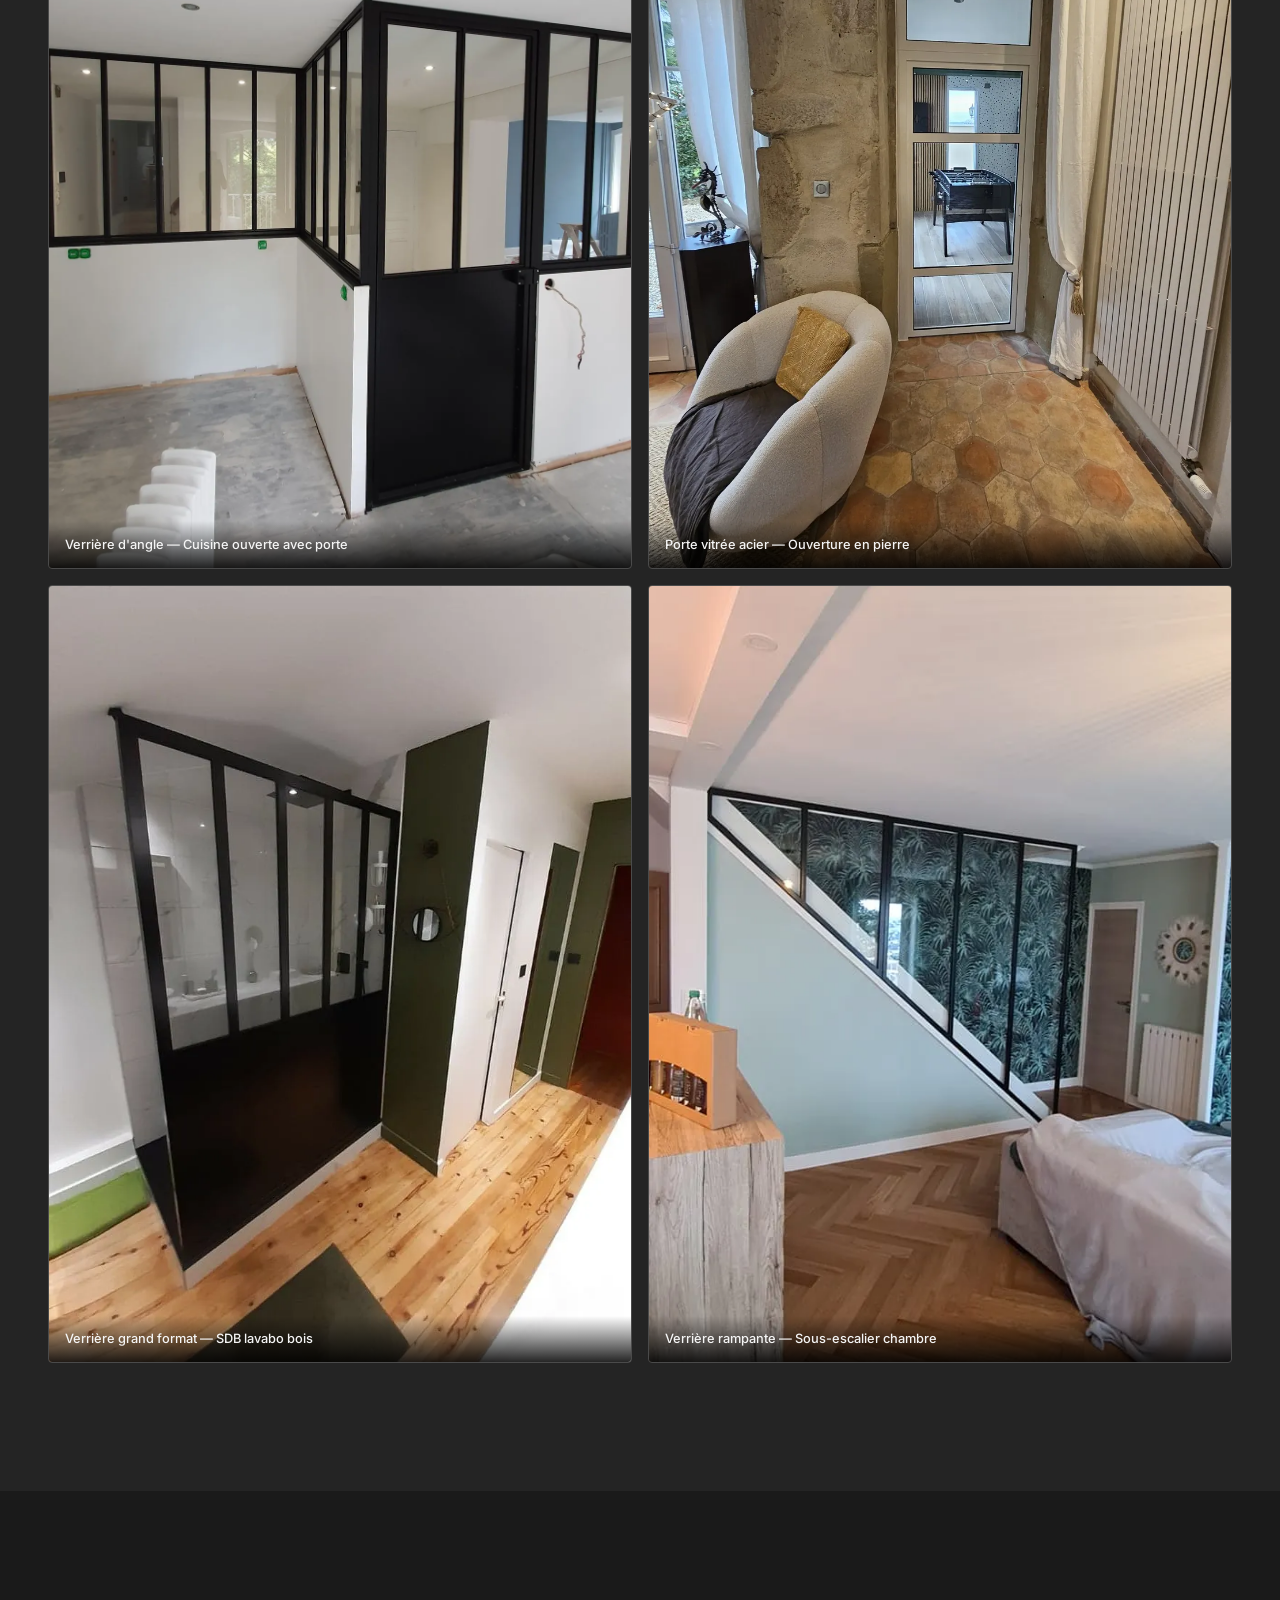
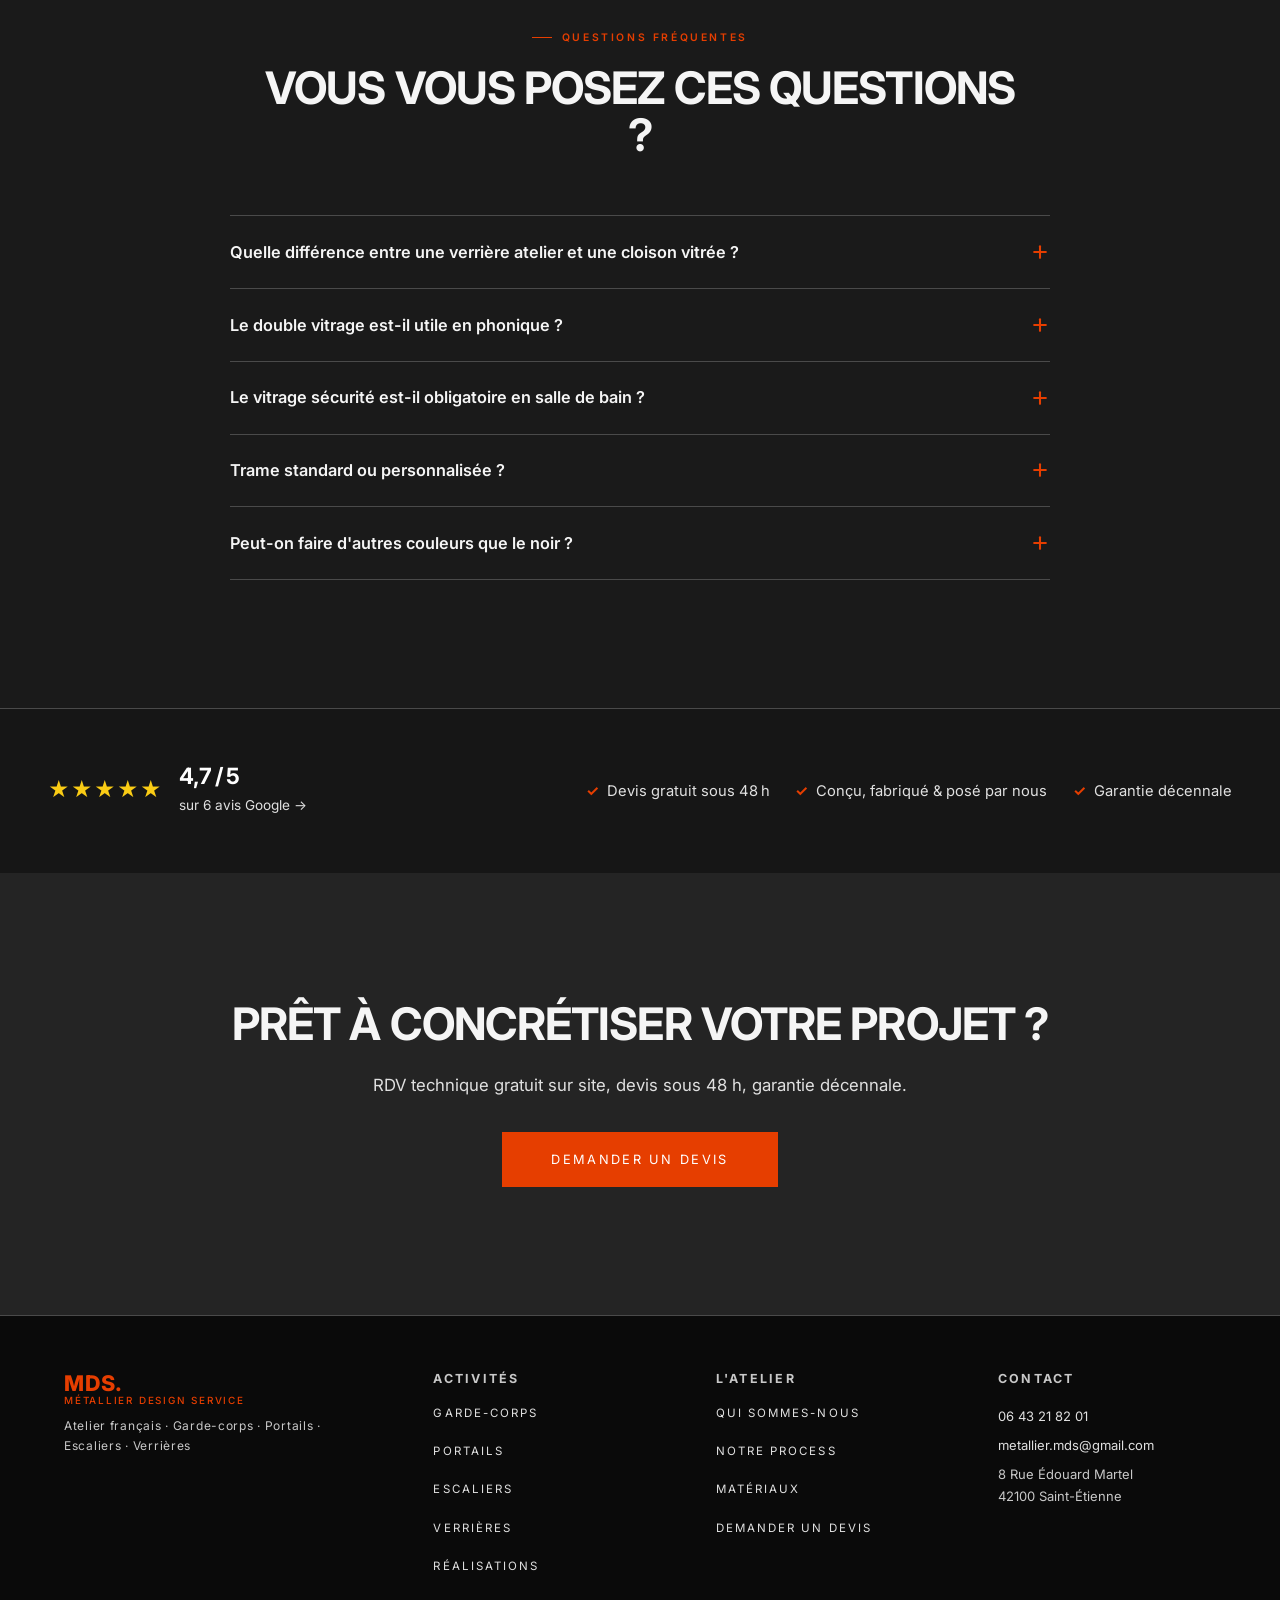
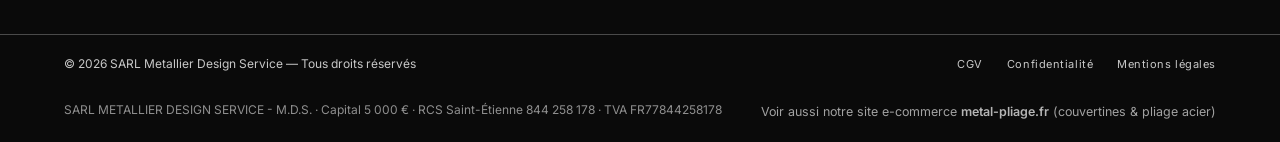
<file: verrieres.html>
<!DOCTYPE html>
<html lang="fr">
<head>
  <meta charset="UTF-8">
  <meta name="viewport" content="width=device-width, initial-scale=1.0, viewport-fit=cover">
  <meta name="description" content="Verrières d'atelier sur mesure à Saint-Étienne. Séparation cuisine, salle de bain, dressing, mezzanine, rampant sous escalier — acier noir, RAL au choix, simple ou double vitrage.">
  <meta property="og:title" content="Verrières d'atelier sur mesure — MDS Saint-Étienne">
  <meta property="og:description" content="Verrières acier noir style atelier, cuisine, salle de bain, mezzanine, rampante. Fabrication et pose sur mesure en Loire / Auvergne-Rhône-Alpes.">
  <meta property="og:type" content="website">
  <meta property="og:locale" content="fr_FR">
  <meta property="og:url" content="https://metallier-mds.fr/verrieres.html">
  <meta name="twitter:card" content="summary_large_image">
  <title>Verrières d'atelier sur mesure — MDS Saint-Étienne</title>
  <link rel="preconnect" href="https://fonts.googleapis.com">
  <link rel="preconnect" href="https://fonts.gstatic.com" crossorigin>
  <link href="https://fonts.googleapis.com/css2?family=Inter:wght@300;400;500;600;700;800&display=swap" rel="stylesheet">
  <link rel="canonical" href="https://metallier-mds.fr/verrieres.html">
  <link rel="icon" type="image/svg+xml" href="/favicon.svg">
  <link rel="apple-touch-icon" sizes="180x180" href="/favicon.svg">
  <meta name="theme-color" content="#1a1a1a">
  <meta property="og:image" content="https://metallier-mds.fr/og-cover.jpg">
  <meta property="og:image:width" content="1200">
  <meta property="og:image:height" content="630">
  <meta name="twitter:image" content="https://metallier-mds.fr/og-cover.jpg">
  <link rel="stylesheet" href="css/styles.css">
  <link rel="stylesheet" href="css/mds-mobile-bar.css">
  <link rel="stylesheet" href="css/mds-lightbox.css">

  <script type="application/ld+json">
  {
    "@context": "https://schema.org",
    "@type": "BreadcrumbList",
    "itemListElement": [
      { "@type": "ListItem", "position": 1, "name": "Accueil", "item": "https://metallier-mds.fr/" },
      { "@type": "ListItem", "position": 2, "name": "Verrières", "item": "https://metallier-mds.fr/verrieres.html" }
    ]
  }
  </script>
  <script type="application/ld+json">
  {
    "@context": "https://schema.org",
    "@type": "Service",
    "serviceType": "Verrières d'atelier sur mesure",
    "provider": {
      "@type": "LocalBusiness",
      "name": "MDS - Metallier Design Service",
      "telephone": "+33643218201",
      "address": {
        "@type": "PostalAddress",
        "streetAddress": "8 Rue Édouard Martel",
        "postalCode": "42100",
        "addressLocality": "Saint-Étienne",
        "addressCountry": "FR"
      }
    },
    "areaServed": [
      { "@type": "AdministrativeArea", "name": "Loire" },
      { "@type": "AdministrativeArea", "name": "Auvergne-Rhône-Alpes" }
    ],
    "description": "Fabrication et pose sur mesure de verrières d'atelier acier laqué noir, RAL au choix. Cuisine, salle de bain, dressing, mezzanine, rampante sous-pente, avec ou sans porte intégrée."
  }
  </script>
  <script type="application/ld+json">
  {
    "@context": "https://schema.org",
    "@type": "FAQPage",
    "mainEntity": [
      { "@type": "Question", "name": "Quelle est la différence entre une verrière atelier et une cloison vitrée ?",
        "acceptedAnswer": { "@type": "Answer", "text": "Une verrière atelier a une structure métallique apparente (montants acier laqué noir) qui dessine une trame, héritage des ateliers d'artistes XIXe. Une cloison vitrée classique a peu ou pas de structure visible (profils alu fins). La verrière a un caractère décoratif fort, la cloison est plus discrète." } },
      { "@type": "Question", "name": "Le double vitrage est-il utile en phonique ?",
        "acceptedAnswer": { "@type": "Answer", "text": "Oui, surtout pour isoler une cuisine ouverte d'un salon, ou une chambre d'un couloir. Un double vitrage 4/16/4 acoustique apporte 5 à 8 dB de gain par rapport au simple vitrage 6 mm. Pour une cuisine séparation salon, on le recommande." } },
      { "@type": "Question", "name": "Le vitrage sécurité est-il obligatoire en salle de bain ?",
        "acceptedAnswer": { "@type": "Answer", "text": "Pas obligatoire mais fortement recommandé. La norme NF DTU 39 préconise un verre trempé ou feuilleté à moins de 90 cm du sol et dans toute paroi vitrée d'une SDB. Nous proposons systématiquement du verre trempé sécurité en SDB." } },
      { "@type": "Question", "name": "Faut-il une trame standard ou peut-on personnaliser ?",
        "acceptedAnswer": { "@type": "Answer", "text": "La trame standard atelier est de 60 cm (esthétique XIXe classique). Mais tout est possible : trame 40 cm pour effet plus fin et industriel, trame 80-100 cm pour effet épuré contemporain, ou trame asymétrique sur plan. On l'étudie ensemble." } },
      { "@type": "Question", "name": "Peut-on faire d'autres couleurs que le noir ?",
        "acceptedAnswer": { "@type": "Answer", "text": "Oui, toutes les teintes RAL sont disponibles en thermolaquage. Le noir mat (RAL 9005) reste la signature atelier, mais on fait régulièrement du blanc, gris anthracite, bronze, vert anglais ou bleu canard pour des intérieurs plus singuliers." } }
    ]
  }
  </script>

  <style>
    .skip-link {
      position: absolute;
      top: -100px;
      left: 1rem;
      background: var(--accent);
      color: #fff;
      padding: 0.7rem 1.2rem;
      border-radius: 4px;
      z-index: 10000;
      font-weight: 600;
      font-size: 0.9rem;
      text-decoration: none;
      transition: top var(--t) var(--ease);
    }
    .skip-link:focus { top: 1rem; outline: 2px solid #fff; outline-offset: 2px; }

    .footer-inner {
      grid-template-columns: 1.4fr 1fr 1fr 1fr !important;
    }
    .footer-brand .footer-tagline { max-width: 280px; }
    @media (max-width: 900px) {
      .footer-inner { grid-template-columns: 1fr 1fr !important; }
    }
    @media (max-width: 600px) {
      .footer-inner { grid-template-columns: 1fr !important; }
    }

    .logo-mds {
      display: inline-flex;
      flex-direction: column;
      gap: 2px;
      font-family: var(--font-head);
      font-weight: 800;
      font-size: 1.2rem;
      letter-spacing: 0.04em;
      color: var(--text-primary);
      text-decoration: none;
      line-height: 1;
    }
    .logo-mds-main { font-size: 1.35rem; }
    .logo-mds-main span { color: var(--accent); }
    .logo-mds-sub {
      font-size: 0.62rem;
      font-weight: 500;
      letter-spacing: 0.18em;
      text-transform: uppercase;
      color: var(--text-muted);
    }

    .mds-breadcrumb {
      background: #1a1a1a;
      border-bottom: 1px solid var(--border);
      padding: calc(var(--nav-h) + 1.2rem) 0 1.2rem;
    }
    .mds-breadcrumb-inner {
      max-width: var(--max-w);
      margin: 0 auto;
      padding: 0 clamp(1.5rem, 4vw, 3rem);
    }
    .mds-breadcrumb ol {
      display: flex;
      flex-wrap: wrap;
      gap: 0.5rem;
      list-style: none;
      padding: 0;
      margin: 0;
      font-size: 0.85rem;
      color: var(--text-muted);
    }
    .mds-breadcrumb a { color: var(--text-secondary); text-decoration: none; transition: color var(--t) var(--ease); }
    .mds-breadcrumb a:hover { color: var(--accent); }
    .mds-breadcrumb-sep { color: var(--text-muted); opacity: 0.5; }
    .mds-breadcrumb [aria-current="page"] { color: var(--text-primary); font-weight: 600; }

    .mds-product-hero {
      background: #0f0f0f;
      padding: 4rem 0;
      border-bottom: 1px solid var(--border);
    }
    .mds-product-hero-inner {
      max-width: var(--max-w);
      margin: 0 auto;
      padding: 0 clamp(1.5rem, 4vw, 3rem);
      display: grid;
      grid-template-columns: 1.1fr 1fr;
      gap: 3rem;
      align-items: center;
    }
    .mds-product-hero h1 {
      font-size: clamp(2rem, 4.5vw, 3.6rem);
      font-weight: 800;
      letter-spacing: -0.02em;
      line-height: 1.1;
      margin-bottom: 1.2rem;
      color: var(--text-primary);
    }
    .mds-product-hero h1 .accent { color: var(--accent); }
    .mds-product-hero-sub {
      color: var(--text-secondary);
      font-size: 1.05rem;
      line-height: 1.6;
      margin-bottom: 2rem;
      max-width: 540px;
    }
    .mds-product-hero-cta {
      display: flex;
      flex-wrap: wrap;
      gap: 1rem;
    }
    .mds-product-hero-img {
      aspect-ratio: 4/5;
      border-radius: 4px;
      overflow: hidden;
      background: #1a1a1a;
      border: 1px solid var(--border);
    }
    .mds-product-hero-img svg,
    .mds-product-hero-img img { width: 100%; height: 100%; display: block; object-fit: cover; }

    .mds-section {
      padding: var(--section-pad) 0;
    }
    .mds-section-inner {
      max-width: var(--max-w);
      margin: 0 auto;
      padding: 0 clamp(1.5rem, 4vw, 3rem);
    }
    .mds-section-header {
      max-width: 760px;
      margin: 0 auto 3.5rem;
      text-align: center;
    }
    .mds-section-header h2 { margin-bottom: 1rem; }
    .mds-section-header p {
      color: var(--text-secondary);
      font-size: 1.02rem;
      line-height: 1.6;
    }

    .mds-polyvalence-grid {
      display: grid;
      grid-template-columns: repeat(3, 1fr);
      gap: 1.6rem;
      margin: 2rem 0 1.5rem;
    }
    .mds-polyvalence-card {
      background: var(--bg-card);
      border: 1px solid var(--border);
      border-radius: 4px;
      padding: 1.6rem 1.4rem;
    }
    .mds-polyvalence-card h3 {
      font-size: 1.05rem;
      color: var(--text-primary);
      margin-bottom: 1rem;
      padding-bottom: 0.6rem;
      border-bottom: 2px solid var(--accent);
    }
    .mds-polyvalence-card ul {
      list-style: none;
      padding: 0;
      margin: 0;
    }
    .mds-polyvalence-card li {
      font-size: 0.88rem;
      color: var(--text-secondary);
      line-height: 1.55;
      padding: 6px 0 6px 18px;
      position: relative;
    }
    .mds-polyvalence-card li::before {
      content: "→";
      position: absolute;
      left: 0;
      color: var(--accent);
      font-weight: 700;
    }
    .mds-polyvalence-card strong { color: var(--text-primary); }
    .mds-polyvalence-note {
      text-align: center;
      font-size: 0.92rem;
      color: var(--text-secondary);
      margin: 1.6rem auto 0;
      max-width: 720px;
      padding: 1rem;
      background: rgba(230, 62, 0, 0.06);
      border-left: 3px solid var(--accent);
      border-radius: 4px;
    }
    @media (max-width: 860px) {
      .mds-polyvalence-grid { grid-template-columns: 1fr; }
    }

    .mds-process {
      background: #1a1a1a;
    }
    .mds-process-grid {
      display: grid;
      grid-template-columns: repeat(4, 1fr);
      gap: 1.2rem;
    }
    .mds-process-step {
      position: relative;
      padding: 2rem 1.5rem 1.8rem;
      background: var(--bg-surface);
      border: 1px solid var(--border);
      border-radius: 4px;
    }
    .mds-process-num {
      font-family: var(--font-head);
      font-size: 2.6rem;
      font-weight: 800;
      line-height: 1;
      color: var(--accent);
      opacity: 0.85;
      margin-bottom: 0.8rem;
    }
    .mds-process-step h3 {
      font-size: 1.1rem;
      font-weight: 700;
      color: var(--text-primary);
      margin-bottom: 0.6rem;
    }
    .mds-process-step p {
      color: var(--text-secondary);
      font-size: 0.9rem;
      line-height: 1.55;
    }

    .mds-gallery-grid {
      display: grid;
      grid-template-columns: repeat(2, 1fr);
      gap: 1rem;
    }
    .mds-gallery-item {
      aspect-ratio: 3/4;
      border-radius: 4px;
      overflow: hidden;
      background: #1a1a1a;
      border: 1px solid var(--border);
      position: relative;
    }
    .mds-gallery-item svg, .mds-gallery-item img { width: 100%; height: 100%; display: block; object-fit: cover; transition: transform .5s var(--ease, ease); }
    .mds-gallery-item:hover img { transform: scale(1.04); }
    .mds-gallery-cap {
      position: absolute;
      left: 0; right: 0; bottom: 0;
      padding: 0.8rem 1rem;
      background: linear-gradient(180deg, transparent, rgba(0,0,0,0.85));
      color: var(--text-primary);
      font-size: 0.8rem;
      font-weight: 500;
    }

    .mds-faq {
      max-width: 820px;
      margin: 0 auto;
    }
    .mds-faq-item {
      border-bottom: 1px solid var(--border);
    }
    .mds-faq-item:first-child { border-top: 1px solid var(--border); }
    .mds-faq-q {
      width: 100%;
      text-align: left;
      background: transparent;
      border: none;
      padding: 1.4rem 0;
      color: var(--text-primary);
      font-family: var(--font-head);
      font-size: 1.02rem;
      font-weight: 600;
      cursor: pointer;
      display: flex;
      align-items: center;
      justify-content: space-between;
      gap: 1rem;
      transition: color var(--t) var(--ease);
    }
    .mds-faq-q:hover { color: var(--accent); }
    .mds-faq-q-icon {
      flex-shrink: 0;
      transition: transform var(--t) var(--ease);
      color: var(--accent);
    }
    .mds-faq-item[open] .mds-faq-q-icon { transform: rotate(45deg); }
    .mds-faq-a {
      padding: 0 0 1.4rem;
      color: var(--text-secondary);
      font-size: 0.95rem;
      line-height: 1.65;
    }
    .mds-faq-q::-webkit-details-marker { display: none; }
    .mds-faq-q::marker { display: none; content: ''; }

    .mds-final-cta {
      background: var(--bg-base);
      text-align: center;
    }
    .mds-final-cta h2 { margin-bottom: 1.5rem; }
    .mds-final-cta p {
      color: var(--text-secondary);
      margin-bottom: 2rem;
      font-size: 1.05rem;
    }

    .mds-footer-bottom-link {
      display: inline-block;
      margin-top: 0.8rem;
      font-size: 0.78rem;
      color: var(--text-muted);
      text-decoration: none;
      opacity: 0.8;
      transition: opacity var(--t) var(--ease);
    }
    .mds-footer-bottom-link:hover { opacity: 1; color: var(--accent); }
    .mds-footer-bottom-link strong { color: var(--text-secondary); font-weight: 600; }

    .animate-fadeup {
      opacity: 0;
      transform: translateY(20px);
      transition: opacity 0.7s var(--ease-out), transform 0.7s var(--ease-out);
      transition-delay: var(--delay, 0s);
    }
    .animate-fadeup.in-view {
      opacity: 1;
      transform: translateY(0);
    }

    @media (max-width: 1100px) {
      .mds-process-grid { grid-template-columns: repeat(2, 1fr); }
    }
    @media (max-width: 900px) {
      .mds-product-hero-inner { grid-template-columns: 1fr; gap: 2.5rem; }
    }
    @media (max-width: 600px) {
      .mds-process-grid { grid-template-columns: 1fr; }
      .mds-gallery-grid { grid-template-columns: 1fr; }
      .mds-product-hero-cta { flex-direction: column; align-items: stretch; }
      .mds-product-hero-cta a { width: 100%; text-align: center; justify-content: center; }
    }
  </style>
</head>
<body>
  <a href="#main-content" class="skip-link">Aller au contenu principal</a>

  <nav id="navbar" aria-label="Navigation principale">
    <div class="nav-inner">
      <div class="nav-left">
        <a href="index.html" class="logo logo-mds" aria-label="MDS — Métallier Design Service — Accueil">
          <span class="logo-mds-main">MDS<span>.</span></span>
          <span class="logo-mds-sub">Métallier Design Service</span>
        </a>
        <div class="france-badge" aria-label="Fabriqué en France">
          <div class="france-flag" aria-hidden="true">
            <span class="f-blue"></span>
            <span class="f-white"></span>
            <span class="f-red"></span>
          </div>
          Fabriqué en France
        </div>
      </div>
      <button class="nav-hamburger" aria-label="Ouvrir le menu" aria-expanded="false" aria-controls="nav-links">
        <span></span><span></span><span></span>
      </button>
      <ul id="nav-links" role="list">
        <li class="nav-item"><a href="garde-corps.html">Garde-corps</a></li>
        <li class="nav-item"><a href="portails.html">Portails</a></li>
        <li class="nav-item"><a href="escaliers.html">Escaliers</a></li>
        <li class="nav-item"><a href="verrieres.html" class="active" aria-current="page">Verrières</a></li>
        <li class="nav-item"><a href="realisations.html">Réalisations</a></li>
        <li class="nav-item"><a href="atelier.html">L'atelier</a></li>
        <li class="nav-item"><a href="contact.html">Contact</a></li>
      </ul>
      <div class="nav-right">
        <a href="devis.html" class="nav-cta btn-outline">Devis gratuit</a>
      </div>
    </div>
  </nav>

  <main id="main-content">

  <nav class="mds-breadcrumb" aria-label="Fil d'Ariane">
    <div class="mds-breadcrumb-inner">
      <ol>
        <li><a href="index.html">Accueil</a></li>
        <li class="mds-breadcrumb-sep" aria-hidden="true">›</li>
        <li aria-current="page">Verrières</li>
      </ol>
    </div>
  </nav>

  <section class="mds-product-hero" aria-labelledby="ph-title">
    <div class="mds-product-hero-inner">
      <div class="animate-fadeup">
        <span class="section-label">VERRIÈRES</span>
        <h1 id="ph-title">Verrières d'atelier <span class="accent">sur mesure</span></h1>
        <p class="mds-product-hero-sub">
          Séparation cuisine, salle de bain, dressing, mezzanine, rampant sous escalier...
          acier noir signature, RAL au choix, simple ou double vitrage — chaque verrière est fabriquée à vos cotes.
        </p>
        <div class="mds-product-hero-cta">
          <a href="devis.html" class="btn-primary">Demander un devis</a>
          <a href="#gallery" class="btn-outline">Voir nos réalisations</a>
        </div>
      </div>
      <div class="mds-product-hero-img animate-fadeup" style="--delay: 0.1s">
        <img src="assets/photos-chantiers/verriere-noir-salle-de-bain-bois.webp" alt="Verrière atelier en acier noir mat au-dessus d'un meuble vasque en bois, réalisée sur mesure par MDS" loading="eager" decoding="async" fetchpriority="high" width="756" height="1008">
      </div>
    </div>
  </section>

  <section class="mds-section" aria-labelledby="types-title">
    <div class="mds-section-inner">
      <header class="mds-section-header animate-fadeup">
        <span class="section-label">NOTRE SAVOIR-FAIRE</span>
        <h2 id="types-title">Toutes configurations de verrières</h2>
        <p>Aucune trame figée, aucun format catalogue. Nous étudions chaque verrière à vos dimensions exactes : choix de la trame, du vitrage, des finitions, intégration d'une porte battante ou coulissante. Tout est possible.</p>
      </header>

      <div class="mds-polyvalence-grid">

        <article class="mds-polyvalence-card animate-fadeup">
          <h3>Types &amp; configurations</h3>
          <ul>
            <li>Verrière droite (mur droit, séparation simple)</li>
            <li>Verrière d'angle (deux pans, vue dégagée)</li>
            <li>Verrière rampante (sous-pente, sous-escalier)</li>
            <li>Verrière de toit (apport de lumière zénithale)</li>
            <li>Cloison toute hauteur (sol au plafond)</li>
            <li>Cloison soubassement plein + vitres au-dessus</li>
            <li>Avec porte battante intégrée</li>
            <li>Avec porte coulissante (gain de place)</li>
            <li>Avec imposte vitrée (au-dessus de la porte)</li>
          </ul>
        </article>

        <article class="mds-polyvalence-card animate-fadeup" style="--delay: 0.05s">
          <h3>Vitrages</h3>
          <ul>
            <li>Simple vitrage clair (6 mm)</li>
            <li>Double vitrage 4/16/4 (phonique et thermique)</li>
            <li>Verre clair (transparence maximale)</li>
            <li>Dépoli sablé (intimité, lumière diffuse)</li>
            <li>Imprimé (caténaire, cathédrale, motifs rétro)</li>
            <li>Trempé sécurité (obligatoire SDB recommandé)</li>
            <li>Feuilleté (sécurité enfants, ERP)</li>
          </ul>
        </article>

        <article class="mds-polyvalence-card animate-fadeup" style="--delay: 0.1s">
          <h3>Finitions structure</h3>
          <ul>
            <li><strong>Acier laqué noir mat</strong> (signature atelier, RAL 9005)</li>
            <li>RAL au choix (blanc, anthracite, bronze, bleu canard...)</li>
            <li>Acier patiné (effet rouille maîtrisée)</li>
            <li>Aluminium thermolaqué (alternative légère)</li>
            <li>Trame standard 60 cm (esthétique XIXe)</li>
            <li>Trame fine 40 cm (industriel)</li>
            <li>Trame large 80-100 cm (contemporain épuré)</li>
            <li>Trame asymétrique sur plan</li>
          </ul>
        </article>

      </div>

      <p class="mds-polyvalence-note">
        Vous avez une trame d'inspiration, une photo Pinterest, ou un plan d'architecte ? <a href="contact.html" style="color:var(--accent);font-weight:600;">Envoyez-le-nous</a> — on l'adapte à vos dimensions et on le fabrique.
      </p>
    </div>
  </section>

  <section class="mds-section mds-process" aria-labelledby="process-title">
    <div class="mds-section-inner">
      <header class="mds-section-header animate-fadeup">
        <span class="section-label">NOTRE PROCESS</span>
        <h2 id="process-title">De la mesure à la pose, en 4 étapes</h2>
      </header>
      <div class="mds-process-grid">

        <div class="mds-process-step animate-fadeup">
          <div class="mds-process-num">01</div>
          <h3>Mesure sur site</h3>
          <p>RDV technique gratuit sous 1 semaine. Relevé précis des dimensions, contraintes plomberie/élec, conseil sur le vitrage.</p>
        </div>
        <div class="mds-process-step animate-fadeup" style="--delay: 0.05s">
          <div class="mds-process-num">02</div>
          <h3>Étude trame</h3>
          <p>Choix de la trame (60 cm standard ou sur mesure), intégration porte ou imposte, plan 2D et 3D validés avec vous.</p>
        </div>
        <div class="mds-process-step animate-fadeup" style="--delay: 0.1s">
          <div class="mds-process-num">03</div>
          <h3>Fabrication soudée</h3>
          <p>Soudure TIG des montants en atelier, ponçage, primaire, thermolaquage RAL. Vitrages découpés sur cotes par notre miroitier.</p>
        </div>
        <div class="mds-process-step animate-fadeup" style="--delay: 0.15s">
          <div class="mds-process-num">04</div>
          <h3>Pose et vitrage</h3>
          <p>Pose de la structure puis vitrage sur place. Joints silicone neutre, pose porte et finitions. 1 à 2 jours selon taille.</p>
        </div>

      </div>
    </div>
  </section>

  <section class="mds-section" id="gallery" aria-labelledby="gallery-title">
    <div class="mds-section-inner">
      <header class="mds-section-header animate-fadeup">
        <span class="section-label">GALERIE</span>
        <h2 id="gallery-title">Quelques verrières récentes</h2>
      </header>
      <div class="mds-gallery-grid">

        <div class="mds-gallery-item animate-fadeup">
          <img src="assets/photos-chantiers/verriere-atelier-angle-cuisine.webp" alt="Verrière d'angle séparation cuisine ouverte avec porte intégrée, acier noir style atelier" loading="lazy" decoding="async" width="400" height="300">
          <div class="mds-gallery-cap">Verrière d'angle — Cuisine ouverte avec porte</div>
        </div>

        <div class="mds-gallery-item animate-fadeup" style="--delay: 0.05s">
          <img src="assets/photos-reelles/verriere-acier-fauteuil.webp" alt="Porte vitrée à petits bois acier dans une ouverture en pierre, séparation de pièce" loading="lazy" decoding="async" width="1080" height="1350">
          <div class="mds-gallery-cap">Porte vitrée acier — Ouverture en pierre</div>
        </div>

        <div class="mds-gallery-item animate-fadeup" style="--delay: 0.1s">
          <img src="assets/photos-chantiers/verriere-noir-salle-de-bain-atelier.webp" alt="Verrière noire grand format en salle de bain avec lavabo bois brut" loading="lazy" decoding="async" width="400" height="300">
          <div class="mds-gallery-cap">Verrière grand format — SDB lavabo bois</div>
        </div>

        <div class="mds-gallery-item animate-fadeup" style="--delay: 0.15s">
          <img src="assets/photos-chantiers/verriere-rampante-tropical.webp" alt="Verrière rampante sous escalier acier noir avec papier peint tropical en chambre" loading="lazy" decoding="async" width="400" height="300">
          <div class="mds-gallery-cap">Verrière rampante — Sous-escalier chambre</div>
        </div>

      </div>
    </div>
  </section>

  <section class="mds-section mds-process" aria-labelledby="faq-title">
    <div class="mds-section-inner">
      <header class="mds-section-header animate-fadeup">
        <span class="section-label">QUESTIONS FRÉQUENTES</span>
        <h2 id="faq-title">Vous vous posez ces questions ?</h2>
      </header>
      <div class="mds-faq">

        <details class="mds-faq-item animate-fadeup">
          <summary class="mds-faq-q">
            Quelle différence entre une verrière atelier et une cloison vitrée ?
            <svg class="mds-faq-q-icon" width="20" height="20" viewBox="0 0 24 24" fill="none" stroke="currentColor" stroke-width="2.5" stroke-linecap="round" aria-hidden="true">
              <line x1="12" y1="5" x2="12" y2="19"/><line x1="5" y1="12" x2="19" y2="12"/>
            </svg>
          </summary>
          <div class="mds-faq-a">
            Une <strong>verrière atelier</strong> a une structure métallique apparente (montants acier laqué noir)
            qui dessine une trame régulière — c'est l'héritage des ateliers d'artistes du XIXe siècle.
            Une <strong>cloison vitrée classique</strong> a peu ou pas de structure visible (profils alu fins).
            La verrière a un caractère décoratif fort, devient un élément architectural. La cloison vitrée est plus discrète et neutre.
          </div>
        </details>

        <details class="mds-faq-item animate-fadeup" style="--delay: 0.05s">
          <summary class="mds-faq-q">
            Le double vitrage est-il utile en phonique ?
            <svg class="mds-faq-q-icon" width="20" height="20" viewBox="0 0 24 24" fill="none" stroke="currentColor" stroke-width="2.5" stroke-linecap="round" aria-hidden="true">
              <line x1="12" y1="5" x2="12" y2="19"/><line x1="5" y1="12" x2="19" y2="12"/>
            </svg>
          </summary>
          <div class="mds-faq-a">
            Oui, surtout pour isoler une cuisine ouverte d'un salon, ou une chambre d'un couloir.
            Un double vitrage <strong>4/16/4 acoustique</strong> apporte 5 à 8 dB de gain par rapport au simple vitrage 6 mm.
            Pour une séparation cuisine/salon, on le recommande systématiquement. Pour une verrière purement décorative
            entre deux pièces de vie similaires, le simple vitrage suffit.
          </div>
        </details>

        <details class="mds-faq-item animate-fadeup" style="--delay: 0.1s">
          <summary class="mds-faq-q">
            Le vitrage sécurité est-il obligatoire en salle de bain ?
            <svg class="mds-faq-q-icon" width="20" height="20" viewBox="0 0 24 24" fill="none" stroke="currentColor" stroke-width="2.5" stroke-linecap="round" aria-hidden="true">
              <line x1="12" y1="5" x2="12" y2="19"/><line x1="5" y1="12" x2="19" y2="12"/>
            </svg>
          </summary>
          <div class="mds-faq-a">
            Pas obligatoire réglementairement en résidentiel, mais <strong>fortement recommandé</strong>.
            La norme NF DTU 39 préconise un verre <strong>trempé ou feuilleté</strong> à moins de 90 cm du sol
            et dans toute paroi vitrée d'une SDB (risque de chute sur sol mouillé).
            Nous proposons systématiquement du verre trempé sécurité en SDB — surcoût modéré, sérénité garantie.
          </div>
        </details>

        <details class="mds-faq-item animate-fadeup" style="--delay: 0.15s">
          <summary class="mds-faq-q">
            Trame standard ou personnalisée ?
            <svg class="mds-faq-q-icon" width="20" height="20" viewBox="0 0 24 24" fill="none" stroke="currentColor" stroke-width="2.5" stroke-linecap="round" aria-hidden="true">
              <line x1="12" y1="5" x2="12" y2="19"/><line x1="5" y1="12" x2="19" y2="12"/>
            </svg>
          </summary>
          <div class="mds-faq-a">
            La trame standard atelier est de <strong>60 cm</strong> (esthétique XIXe classique, très répandue).
            Mais tout est possible : trame 40 cm pour un effet plus fin et industriel,
            trame 80-100 cm pour un effet épuré contemporain,
            ou trame asymétrique sur plan (par ex. soubassement plein + 3 vitres hautes).
            On l'étudie ensemble selon vos dimensions et votre style.
          </div>
        </details>

        <details class="mds-faq-item animate-fadeup" style="--delay: 0.2s">
          <summary class="mds-faq-q">
            Peut-on faire d'autres couleurs que le noir ?
            <svg class="mds-faq-q-icon" width="20" height="20" viewBox="0 0 24 24" fill="none" stroke="currentColor" stroke-width="2.5" stroke-linecap="round" aria-hidden="true">
              <line x1="12" y1="5" x2="12" y2="19"/><line x1="5" y1="12" x2="19" y2="12"/>
            </svg>
          </summary>
          <div class="mds-faq-a">
            Oui, <strong>toutes les teintes RAL</strong> sont disponibles en thermolaquage.
            Le noir mat (RAL 9005) reste la signature atelier, mais on fait régulièrement du blanc (RAL 9003 / 9016),
            gris anthracite (RAL 7016), bronze, vert anglais (RAL 6005) ou bleu canard pour des intérieurs plus singuliers.
            Pour un effet authentique, on peut aussi proposer une patine acier brut vernie.
          </div>
        </details>

      </div>
    </div>
  </section>

  <!-- RÉASSURANCE / AVIS -->
  <section style="background:#161616;border-top:1px solid var(--border);padding:3.5rem 0;" aria-label="Avis et garanties">
    <div style="max-width:var(--max-w);margin:0 auto;padding:0 clamp(1.5rem,4vw,3rem);display:flex;flex-wrap:wrap;gap:1.8rem 2.5rem;align-items:center;justify-content:space-between;">
      <div style="display:flex;align-items:center;gap:1rem;">
        <span style="color:#facc15;font-size:1.3rem;letter-spacing:2px;line-height:1;">&#9733;&#9733;&#9733;&#9733;&#9733;</span>
        <div>
          <strong style="color:#fff;font-size:1.4rem;line-height:1;">4,7&#8239;/&#8239;5</strong>
          <a href="https://g.page/r/CXenY9EcyzorEBM" target="_blank" rel="noopener" style="display:block;color:var(--text-secondary);font-size:.85rem;text-decoration:none;margin-top:.2rem;">sur 6 avis Google &#8594;</a>
        </div>
      </div>
      <ul style="list-style:none;display:flex;flex-wrap:wrap;gap:1rem 1.6rem;margin:0;padding:0;color:var(--text-secondary);font-size:.92rem;">
        <li style="display:flex;align-items:center;gap:.5rem;"><span style="color:var(--accent);font-weight:700;">&#10003;</span> Devis gratuit sous 48&#8239;h</li>
        <li style="display:flex;align-items:center;gap:.5rem;"><span style="color:var(--accent);font-weight:700;">&#10003;</span> Con&#231;u, fabriqu&#233; &amp; pos&#233; par nous</li>
        <li style="display:flex;align-items:center;gap:.5rem;"><span style="color:var(--accent);font-weight:700;">&#10003;</span> Garantie d&#233;cennale</li>
      </ul>
    </div>
  </section>

  <section class="mds-section mds-final-cta" aria-labelledby="final-cta-title">
    <div class="mds-section-inner">
      <h2 id="final-cta-title" class="animate-fadeup">Prêt à concrétiser votre projet ?</h2>
      <p class="animate-fadeup" style="--delay: 0.05s">RDV technique gratuit sur site, devis sous 48 h, garantie décennale.</p>
      <a href="devis.html" class="btn-primary animate-fadeup" style="--delay: 0.1s">Demander un devis</a>
    </div>
  </section>

  </main>

  <footer id="footer" role="contentinfo">
    <div class="footer-inner">
      <div class="footer-brand">
        <a href="index.html" class="logo footer-logo logo-mds" aria-label="MDS — Retour à l'accueil">
          <span class="logo-mds-main">MDS<span>.</span></span>
          <span class="logo-mds-sub">Métallier Design Service</span>
        </a>
        <p class="footer-tagline">Atelier français · Garde-corps · Portails · Escaliers · Verrières</p>
      </div>
      <nav class="footer-nav" aria-label="Activités">
        <h4 style="font-size:0.78rem;letter-spacing:0.18em;text-transform:uppercase;color:var(--text-muted);margin-bottom:0.8rem;">Activités</h4>
        <ul role="list">
          <li><a href="garde-corps.html">Garde-corps</a></li>
          <li><a href="portails.html">Portails</a></li>
          <li><a href="escaliers.html">Escaliers</a></li>
          <li><a href="verrieres.html">Verrières</a></li>
          <li><a href="realisations.html">Réalisations</a></li>
        </ul>
      </nav>
      <nav class="footer-nav" aria-label="L'atelier">
        <h4 style="font-size:0.78rem;letter-spacing:0.18em;text-transform:uppercase;color:var(--text-muted);margin-bottom:0.8rem;">L'atelier</h4>
        <ul role="list">
          <li><a href="atelier.html">Qui sommes-nous</a></li>
          <li><a href="atelier.html#process">Notre process</a></li>
          <li><a href="atelier.html#materiaux">Matériaux</a></li>
          <li><a href="devis.html">Demander un devis</a></li>
        </ul>
      </nav>
      <address class="footer-contact">
        <h4 style="font-size:0.78rem;letter-spacing:0.18em;text-transform:uppercase;color:var(--text-muted);margin-bottom:0.8rem;font-style:normal;">Contact</h4>
        <p><a href="tel:+33643218201">06 43 21 82 01</a></p>
        <p><a href="mailto:metallier.mds@gmail.com">metallier.mds@gmail.com</a></p>
        <p>8 Rue Édouard Martel<br>42100 Saint-Étienne</p>
      </address>
    </div>
    <div class="footer-bottom">
      <p>© <span id="footer-year">2026</span> SARL Metallier Design Service — Tous droits réservés</p>
      <div class="footer-legal-links">
        <a href="cgv.html">CGV</a>
        <a href="confidentialite.html">Confidentialité</a>
        <a href="mentions-legales.html">Mentions légales</a>
      </div>
      <p class="footer-legal-line">SARL METALLIER DESIGN SERVICE - M.D.S. · Capital 5 000 € · RCS Saint-Étienne 844 258 178 · TVA FR77844258178</p>
      <a href="https://metal-pliage.fr" target="_blank" rel="noopener" class="mds-footer-bottom-link">
        Voir aussi notre site e-commerce <strong>metal-pliage.fr</strong> (couvertines & pliage acier)
      </a>
    </div>
  </footer>

  <script>
    (function(){
      var y = document.getElementById('footer-year');
      if (y) y.textContent = new Date().getFullYear();
    })();

    (function(){
      var nav = document.getElementById('navbar');
      var burger = document.querySelector('.nav-hamburger');
      var links = document.getElementById('nav-links');
      if (burger && nav) {
        burger.addEventListener('click', function(){
          var open = nav.classList.toggle('nav-open');
          burger.setAttribute('aria-expanded', open ? 'true' : 'false');
        });
      }
      if (links) {
        links.querySelectorAll('a').forEach(function(a){
          a.addEventListener('click', function(){
            nav.classList.remove('nav-open');
            if (burger) burger.setAttribute('aria-expanded', 'false');
          });
        });
      }
      var onScroll = function(){
        if (window.scrollY > 30) nav.classList.add('scrolled');
        else nav.classList.remove('scrolled');
      };
      window.addEventListener('scroll', onScroll, { passive: true });
      onScroll();
    })();

    (function(){
      var details = document.querySelectorAll('.mds-faq details');
      details.forEach(function(d){
        d.addEventListener('toggle', function(){
          if (d.open) {
            details.forEach(function(other){
              if (other !== d) other.open = false;
            });
          }
        });
      });
    })();

    (function(){
      if (!('IntersectionObserver' in window)) {
        document.querySelectorAll('.animate-fadeup').forEach(function(el){ el.classList.add('in-view'); });
        return;
      }
      var io = new IntersectionObserver(function(entries){
        entries.forEach(function(e){
          if (e.isIntersecting) {
            e.target.classList.add('in-view');
            io.unobserve(e.target);
          }
        });
      }, { threshold: 0.12, rootMargin: '0px 0px -40px 0px' });
      document.querySelectorAll('.animate-fadeup').forEach(function(el){ io.observe(el); });
    })();
  </script>
  <script src="js/mds-lightbox.js" defer></script>

<!-- Barre d'action mobile -->
<div class="mds-mobile-bar">
  <a href="tel:+33643218201" class="mmb-call">
    <svg width="17" height="17" viewBox="0 0 24 24" fill="none" stroke="currentColor" stroke-width="2.2" stroke-linecap="round" aria-hidden="true"><path d="M22 16.92v3a2 2 0 0 1-2.18 2 19.79 19.79 0 0 1-8.63-3.07 19.5 19.5 0 0 1-6-6A19.79 19.79 0 0 1 2.12 4.18 2 2 0 0 1 4.11 2h3a2 2 0 0 1 2 1.72c.13.96.36 1.9.7 2.81a2 2 0 0 1-.45 2.11L8.09 9.91a16 16 0 0 0 6 6l1.27-1.27a2 2 0 0 1 2.11-.45c.91.34 1.85.57 2.81.7A2 2 0 0 1 22 16.92z"/></svg>
    Appeler
  </a>
  <a href="devis.html" class="mmb-devis">Devis gratuit</a>
</div>
</body>
</html>
</file>
<file: css/mds-mobile-bar.css>
/* ===========================================================
   MDS — Barre d'action collante sur mobile
   Le CTA devis disparaissait sous 768 px sans être repris dans
   le menu burger : plus aucun point de contact après le hero.
   =========================================================== */

.mds-mobile-bar {
  display: none;
  position: fixed;
  left: 0;
  right: 0;
  bottom: 0;
  z-index: 9000;
  border-top: 1px solid rgba(255, 255, 255, .12);
  background: rgba(16, 16, 16, .97);
  backdrop-filter: blur(12px);
  -webkit-backdrop-filter: blur(12px);
  padding-bottom: env(safe-area-inset-bottom, 0);
}

.mds-mobile-bar a {
  flex: 1;
  display: flex;
  align-items: center;
  justify-content: center;
  gap: .5rem;
  min-height: 56px;
  padding: .7rem .5rem;
  font-size: .86rem;
  font-weight: 700;
  letter-spacing: .02em;
  text-decoration: none;
  color: #fff;
}
.mds-mobile-bar a svg { flex-shrink: 0; }
.mds-mobile-bar a:focus-visible { outline: 3px solid #fff; outline-offset: -3px; }

.mds-mobile-bar .mmb-call {
  background: transparent;
  border-right: 1px solid rgba(255, 255, 255, .12);
}
.mds-mobile-bar .mmb-devis {
  background: var(--accent, #E63E00);
}

@media (max-width: 900px) {
  .mds-mobile-bar { display: flex; }
  /* la barre ne doit jamais masquer la fin du pied de page */
  body { padding-bottom: 56px; }
}
</file>
<file: css/styles.css>
﻿/* ═══════════════════════════════════════════════════════════════
   DESIGN SYSTEM — Metal Pliage
   Premium industrial dark theme · Orange accent #E63E00
═══════════════════════════════════════════════════════════════ */

/* ── VARIABLES ─────────────────────────────────────────────── */
:root {
  --bg-base:       #242424;
  --bg-surface:    #2E2E2E;
  --bg-card:       #383838;
  --border:        #4A4A4A;
  --border-hover:  #3E3E3E;

  --accent:        #E63E00;
  --accent-hover:  #C53600;
  --accent-glow:   rgba(230, 62, 0, 0.12);
  --accent-glow-lg:rgba(230, 62, 0, 0.25);

  --text-primary:  #F5F5F5;
  --text-secondary:#E0E0E0;
  --text-muted:    #C8C8C8;

  --font-head: 'Inter', sans-serif;
  --font-body: 'Inter', sans-serif;

  --ease: cubic-bezier(0.25, 0.1, 0.25, 1);
  --ease-out: cubic-bezier(0, 0, 0.2, 1);
  --t: 0.3s;

  --max-w: 1320px;
  --section-pad: clamp(80px, 10vw, 140px);
  --nav-h: 72px;
}


/* ── ACCESSIBILITÉ (WCAG 2.2) ──────────────────────────────── */
/* Respect des préférences "moins d'animations" */
@media (prefers-reduced-motion: reduce) {
  *, *::before, *::after {
    animation-duration: 0.01ms !important;
    animation-iteration-count: 1 !important;
    transition-duration: 0.01ms !important;
    scroll-behavior: auto !important;
  }
}

/* Focus visible accessible au clavier */
*:focus-visible {
  outline: 2px solid var(--accent);
  outline-offset: 3px;
  border-radius: 2px;
}
*:focus:not(:focus-visible) {
  outline: none;
}

/* Style pour la ligne mentions légales footer (SIRET, RCS, TVA) */
.footer-legal-line {
  font-size: 0.72rem;
  color: var(--text-muted);
  opacity: 0.7;
  margin-top: 0.5rem;
  text-align: center;
  line-height: 1.5;
}

/* ── WHATSAPP STICKY (mobile-first, cible artisans en chantier) ──────── */
#whatsapp-sticky {
  position: fixed;
  bottom: 20px;
  right: 20px;
  z-index: 9999;
  display: inline-flex;
  align-items: center;
  gap: 8px;
  padding: 12px 16px;
  background: #25D366;
  color: #fff;
  text-decoration: none;
  border-radius: 32px;
  font-family: var(--font-body);
  font-weight: 600;
  font-size: 0.92rem;
  box-shadow: 0 8px 24px rgba(37, 211, 102, 0.35),
              0 2px 4px rgba(0, 0, 0, 0.2);
  transition: transform 0.2s var(--ease), box-shadow 0.2s var(--ease);
}
#whatsapp-sticky:hover {
  transform: translateY(-2px);
  box-shadow: 0 12px 28px rgba(37, 211, 102, 0.45),
              0 3px 6px rgba(0, 0, 0, 0.25);
  color: #fff;
}
#whatsapp-sticky:focus-visible {
  outline: 3px solid #fff;
  outline-offset: 2px;
}
@media (max-width: 640px) {
  #whatsapp-sticky {
    padding: 12px;
    bottom: 16px;
    right: 16px;
  }
  #whatsapp-sticky .ws-label {
    display: none;
  }
}

/* ── HELPER PROACTIF LONGUEUR > 2800 MM (configurateur couvertine) ───── */
.dim-helper-proactive {
  display: flex;
  align-items: flex-start;
  gap: 8px;
  margin-top: 8px;
  padding: 10px 14px;
  background: rgba(230, 62, 0, 0.08);
  border-left: 3px solid var(--accent);
  border-radius: 4px;
  font-size: 0.82rem;
  line-height: 1.5;
  color: var(--text-secondary);
}
.dim-helper-proactive svg { flex-shrink: 0; margin-top: 2px; }
.dim-helper-proactive strong { color: var(--accent); }

/* ── STEPPER STICKY (configurateurs) ──────────────────────────────── */
.config-stepper {
  position: sticky;
  top: var(--nav-h);
  z-index: 50;
  background: rgba(36, 36, 36, 0.95);
  backdrop-filter: blur(8px);
  -webkit-backdrop-filter: blur(8px);
  border-bottom: 1px solid var(--border);
  padding: 12px 16px;
}
.config-stepper-list {
  display: flex;
  flex-wrap: nowrap;
  overflow-x: auto;
  gap: 4px;
  list-style: none;
  margin: 0 auto;
  padding: 0;
  max-width: var(--max-w);
  scrollbar-width: none;
}
.config-stepper-list::-webkit-scrollbar { display: none; }
.config-stepper-item { flex-shrink: 0; }
.config-stepper-btn {
  display: inline-flex;
  align-items: center;
  gap: 8px;
  background: transparent;
  border: 1px solid transparent;
  color: var(--text-muted);
  padding: 6px 14px 6px 6px;
  border-radius: 20px;
  font-family: var(--font-body);
  font-size: 0.82rem;
  font-weight: 500;
  cursor: pointer;
  transition: all 0.2s var(--ease);
  white-space: nowrap;
}
.config-stepper-btn:hover {
  background: var(--bg-card);
  color: var(--text-secondary);
}
.config-stepper-num {
  display: inline-flex;
  align-items: center;
  justify-content: center;
  width: 22px;
  height: 22px;
  border-radius: 50%;
  background: var(--bg-card);
  border: 1px solid var(--border-hover);
  font-size: 0.75rem;
  font-weight: 600;
}
.config-stepper-item.is-active .config-stepper-btn {
  background: rgba(230, 62, 0, 0.12);
  color: var(--text-primary);
}
.config-stepper-item.is-active .config-stepper-num {
  background: var(--accent);
  border-color: var(--accent);
  color: #fff;
}
.config-stepper-item.is-done .config-stepper-num {
  background: #22c55e;
  border-color: #22c55e;
  color: #fff;
}
.config-stepper-item.is-done .config-stepper-num::before {
  content: "✓";
  font-size: 0.78rem;
}
.config-stepper-item.is-done .config-stepper-num {
  font-size: 0;  /* cache le numéro, le ✓ prend la place */
}
.config-stepper-item.is-locked .config-stepper-btn {
  opacity: 0.5;
  cursor: not-allowed;
}
@media (max-width: 640px) {
  .config-stepper-label { display: none; }
  .config-stepper-btn { padding: 6px; }
}

/* ── TOOLTIPS "?" CHAMPS JARGONNEUX ────────────────────────────── */
.config-help-btn {
  display: inline-flex;
  align-items: center;
  justify-content: center;
  width: 18px;
  height: 18px;
  margin-left: 6px;
  padding: 0;
  background: transparent;
  border: none;
  border-radius: 50%;
  color: var(--text-muted);
  cursor: pointer;
  position: relative;
  transition: color 0.2s, background 0.2s;
}
.config-help-btn:hover,
.config-help-btn:focus-visible,
.config-help-btn.is-open {
  color: var(--accent);
  background: rgba(230, 62, 0, 0.12);
}
.config-help-pop {
  display: none;
  position: absolute;
  left: 50%;
  bottom: calc(100% + 8px);
  transform: translateX(-50%);
  width: 260px;
  padding: 12px 14px;
  background: #1a1a1a;
  color: #f5f5f5;
  border: 1px solid var(--accent);
  border-radius: 6px;
  font-size: 0.82rem;
  font-weight: 400;
  line-height: 1.5;
  text-align: left;
  white-space: normal;
  z-index: 100;
  box-shadow: 0 8px 24px rgba(0, 0, 0, 0.5);
  animation: helpPopIn 0.18s var(--ease-out);
}
.config-help-pop strong { color: var(--accent); }
.config-help-pop::after {
  content: "";
  position: absolute;
  top: 100%;
  left: 50%;
  transform: translateX(-50%);
  border: 6px solid transparent;
  border-top-color: var(--accent);
}
.config-help-btn.is-open .config-help-pop { display: block; }
@keyframes helpPopIn {
  from { opacity: 0; transform: translateX(-50%) translateY(4px); }
  to   { opacity: 1; transform: translateX(-50%) translateY(0); }
}
@media (max-width: 480px) {
  .config-help-pop { width: 220px; }
}

/* ── TOOLTIP CTA DISABLED ─────────────────────────────────────────── */
.btn-disabled-note {
  display: block;
  position: absolute;
  bottom: calc(100% + 8px);
  left: 50%;
  transform: translateX(-50%);
  background: #1a1a1a;
  color: #f5f5f5;
  border: 1px solid var(--accent);
  border-radius: 4px;
  padding: 8px 12px;
  font-size: 0.78rem;
  font-weight: 500;
  white-space: nowrap;
  max-width: 320px;
  z-index: 100;
  animation: ctaNoteFadeIn 0.2s var(--ease-out);
}
@keyframes ctaNoteFadeIn {
  from { opacity: 0; transform: translateX(-50%) translateY(4px); }
  to   { opacity: 1; transform: translateX(-50%) translateY(0); }
}

/* ── RESET & BASE ───────────────────────────────────────────── */
*, *::before, *::after { box-sizing: border-box; margin: 0; padding: 0; }

html {
  scroll-behavior: smooth;
  font-size: 16px;
  -webkit-text-size-adjust: 100%;
}

body {
  background-color: var(--bg-base);
  color: var(--text-primary);
  font-family: var(--font-body);
  font-weight: 400;
  font-size: 16px;
  line-height: 1.65;
  -webkit-font-smoothing: antialiased;
  -moz-osx-font-smoothing: grayscale;
  overflow-x: hidden;
}

img, video { max-width: 100%; display: block; }
a { color: inherit; text-decoration: none; }
ul, ol { list-style: none; }
button { cursor: pointer; background: none; border: none; font-family: inherit; }
input, select, textarea { font-family: inherit; font-size: inherit; }
address { font-style: normal; }


/* ── TYPOGRAPHY ─────────────────────────────────────────────── */
h1, h2, h3, h4 {
  font-family: var(--font-head);
  font-weight: 700;
  letter-spacing: -0.02em;
  line-height: 1.05;
  text-transform: uppercase;
  color: var(--text-primary);
}

h1 { font-size: clamp(2.8rem, 6.5vw, 6.5rem); font-weight: 700; }
h2 { font-size: clamp(1.9rem, 3.5vw, 3.2rem); font-weight: 700; }
h3 { font-size: 1.1rem; font-weight: 600; letter-spacing: -0.01em; }

p { color: var(--text-secondary); }

.section-label {
  display: inline-flex;
  align-items: center;
  gap: 0.6rem;
  font-family: var(--font-head);
  font-size: 0.65rem;
  font-weight: 600;
  letter-spacing: 0.25em;
  text-transform: uppercase;
  color: var(--accent);
  margin-bottom: 1.2rem;
}
.section-label::before {
  content: '';
  display: block;
  width: 20px;
  height: 1.5px;
  background: var(--accent);
  flex-shrink: 0;
}

.section-header {
  text-align: center;
  max-width: 640px;
  margin: 0 auto 4.5rem;
}

.section-header h2 { margin-bottom: 1.2rem; }
.section-desc { font-size: 16px; color: var(--text-secondary); max-width: 480px; margin: 0 auto; }

.section-inner {
  max-width: var(--max-w);
  margin: 0 auto;
  padding: 0 clamp(1.5rem, 5vw, 4rem);
}


/* ── BUTTONS ─────────────────────────────────────────────────── */
.btn-outline {
  display: inline-block;
  border: 1px solid var(--accent);
  color: var(--accent);
  padding: 0.85rem 2.4rem;
  font-family: var(--font-head);
  font-size: 0.75rem;
  font-weight: 400;
  letter-spacing: 0.2em;
  text-transform: uppercase;
  transition: background var(--t) var(--ease), color var(--t) var(--ease), box-shadow var(--t) var(--ease);
}
.btn-outline:hover,
.btn-outline:focus-visible {
  background: var(--accent);
  color: #fff;
  box-shadow: 0 0 24px var(--accent-glow-lg);
  outline: none;
}

.btn-primary {
  display: inline-block;
  background: var(--accent);
  color: #fff;
  border: 1px solid var(--accent);
  padding: 1rem 3rem;
  font-family: var(--font-head);
  font-size: 0.8rem;
  font-weight: 400;
  letter-spacing: 0.18em;
  text-transform: uppercase;
  transition: background var(--t) var(--ease), box-shadow var(--t) var(--ease), transform var(--t) var(--ease);
}
.btn-primary:hover,
.btn-primary:focus-visible {
  background: var(--accent-hover);
  box-shadow: 0 8px 32px var(--accent-glow-lg);
  transform: translateY(-1px);
  outline: none;
}


/* ── SCROLL ANIMATIONS ───────────────────────────────────────── */
@keyframes fadeUp {
  from { opacity: 0; transform: translateY(28px); }
  to   { opacity: 1; transform: translateY(0); }
}

.animate-fadeup {
  opacity: 0;
  transform: translateY(28px);
}

.animate-fadeup.in-view {
  animation: fadeUp 0.75s var(--ease-out) forwards;
  animation-delay: var(--delay, 0s);
}


/* ══════════════════════════════════════════════════════════════
   NAVIGATION
══════════════════════════════════════════════════════════════ */
#navbar {
  position: fixed;
  top: 0;
  left: 0;
  right: 0;
  height: var(--nav-h);
  z-index: 999;
  background: rgba(26, 26, 26, 0.72);
  backdrop-filter: blur(20px) saturate(180%);
  -webkit-backdrop-filter: blur(20px) saturate(180%);
  border-bottom: 1px solid rgba(255, 255, 255, 0.06);
  transition: border-color var(--t) var(--ease), background var(--t) var(--ease);
}

#navbar.scrolled {
  background: rgba(26, 26, 26, 0.88);
  border-bottom-color: rgba(255, 255, 255, 0.1);
}

.nav-inner {
  display: grid;
  grid-template-columns: 1fr auto 1fr;
  align-items: center;
  gap: 24px;
  height: 100%;
  padding: 0 clamp(1.5rem, 3vw, 2.5rem);
}

.nav-left {
  display: flex;
  align-items: center;
  gap: 18px;
  justify-self: start;
}

.nav-right {
  justify-self: end;
}

.logo {
  font-family: var(--font-head);
  font-size: 1.4rem;
  font-weight: 600;
  letter-spacing: 0.15em;
  text-transform: uppercase;
  color: var(--text-primary);
  white-space: nowrap;
  flex-shrink: 0;
}
.logo span { color: var(--accent); }

/* ── France badge ──────────────────────────────────────────── */
.france-badge {
  display: flex;
  align-items: center;
  gap: 8px;
  font-size: 0.6rem;
  font-weight: 600;
  letter-spacing: 0.18em;
  text-transform: uppercase;
  color: var(--text-secondary);
  white-space: nowrap;
  flex-shrink: 0;
}
.france-flag {
  display: flex;
  height: 13px;
  width: 20px;
  border-radius: 2px;
  overflow: hidden;
  flex-shrink: 0;
}
.france-flag span { flex: 1; display: block; }
.france-flag .f-blue  { background: #002395; }
.france-flag .f-white { background: #EDEDED; }
.france-flag .f-red   { background: #ED2939; }

#nav-links {
  display: flex;
  align-items: center;
  gap: 6px;
  justify-self: center;
}

/* ── Nav items — Premium style ─────────────────────────────── */
.nav-item {
  position: relative;
}

.nav-item > a,
.nav-dropdown-trigger {
  display: flex;
  align-items: center;
  gap: 0.4rem;
  padding: 12px 22px;
  font-family: var(--font-head);
  font-size: 0.82rem;
  font-weight: 500;
  letter-spacing: 0.2em;
  text-transform: uppercase;
  color: var(--text-primary);
  white-space: nowrap;
  background: none;
  border: none;
  cursor: pointer;
  position: relative;
  border-radius: 4px;
  overflow: hidden;
  z-index: 1;
  transition: color var(--t) var(--ease);
}

.nav-item > a::before,
.nav-dropdown-trigger::before {
  content: '';
  position: absolute;
  inset: 0;
  background: linear-gradient(135deg, rgba(230, 62, 0, 0.15), rgba(230, 62, 0, 0));
  opacity: 0;
  transition: opacity var(--t) var(--ease);
  z-index: -1;
}

.nav-item > a::after,
.nav-dropdown-trigger::after {
  content: '';
  position: absolute;
  bottom: 0;
  left: 0;
  width: 0;
  height: 2px;
  background: var(--accent);
  transition: width var(--t) var(--ease);
}

.nav-item > a:hover,
.nav-dropdown-trigger:hover,
.nav-item--dropdown.is-open .nav-dropdown-trigger {
  color: #FFB347;
}
.nav-item > a:hover::before,
.nav-dropdown-trigger:hover::before,
.nav-item--dropdown.is-open .nav-dropdown-trigger::before {
  opacity: 1;
}
.nav-item > a:hover::after,
.nav-dropdown-trigger:hover::after,
.nav-item--dropdown.is-open .nav-dropdown-trigger::after {
  width: 100%;
}

.nav-item > a.active,
.nav-item--dropdown.is-active .nav-dropdown-trigger {
  color: var(--accent);
}
.nav-item > a.active::before,
.nav-item--dropdown.is-active .nav-dropdown-trigger::before {
  opacity: 1;
}
.nav-item > a.active::after,
.nav-item--dropdown.is-active .nav-dropdown-trigger::after {
  width: 100%;
}

/* ── Chevron icon ──────────────────────────────────────────── */
.nav-chevron {
  color: var(--text-muted);
  transition: transform var(--t) var(--ease), color var(--t) var(--ease);
  flex-shrink: 0;
}
.nav-item--dropdown.is-open .nav-chevron {
  transform: rotate(180deg);
  color: var(--accent);
}

/* ── Dropdown panel ────────────────────────────────────────── */
.nav-dropdown {
  position: absolute;
  top: calc(var(--nav-h) - 2px);
  left: 0;
  min-width: 240px;
  background: #0D0D0D;
  border: 1px solid #2A2A2A;
  border-top: 2px solid var(--accent);
  display: flex;
  flex-direction: column;
  opacity: 0;
  pointer-events: none;
  transform: translateY(-6px);
  transition: opacity 0.22s var(--ease), transform 0.22s var(--ease);
  z-index: 1000;
}

.nav-item--dropdown.is-open .nav-dropdown {
  opacity: 1;
  pointer-events: all;
  transform: translateY(0);
}

.nav-dropdown a {
  display: block;
  padding: 0.8rem 1.4rem;
  font-family: var(--font-head);
  font-size: 0.7rem;
  font-weight: 400;
  letter-spacing: 0.12em;
  text-transform: uppercase;
  color: var(--text-secondary);
  border-bottom: 1px solid #242424;
  transition: color var(--t) var(--ease), background var(--t) var(--ease), padding-left var(--t) var(--ease);
}
.nav-dropdown a:last-child { border-bottom: none; }
.nav-dropdown a:hover {
  color: #fff;
  background: rgba(224, 123, 42, 0.07);
  padding-left: 1.8rem;
}

/* ── Nav CTA ───────────────────────────────────────────────── */
.nav-cta {
  margin-left: 1rem;
  flex-shrink: 0;
  font-size: 0.7rem;
  padding: 0.65rem 1.6rem;
}

/* ── Hamburger ─────────────────────────────────────────────── */
.nav-hamburger {
  display: none;
  flex-direction: column;
  justify-content: center;
  gap: 5px;
  width: 44px;
  height: 44px;
  margin-left: auto;
  padding: 0;
}
.nav-hamburger span {
  display: block;
  height: 1px;
  background: var(--text-primary);
  transition: transform var(--t) var(--ease), opacity var(--t) var(--ease);
}
#navbar.nav-open .nav-hamburger span:nth-child(1) { transform: translateY(6px) rotate(45deg); }
#navbar.nav-open .nav-hamburger span:nth-child(2) { opacity: 0; }
#navbar.nav-open .nav-hamburger span:nth-child(3) { transform: translateY(-6px) rotate(-45deg); }


/* ══════════════════════════════════════════════════════════════
   HERO
══════════════════════════════════════════════════════════════ */
#hero {
  position: relative;
  height: calc(100vh - 55px);
  min-height: 570px;
  overflow: hidden;
  display: flex;
  align-items: center;
  justify-content: center;
  background-color: #050505;
}

.hero-video {
  position: absolute;
  top: 0;
  left: 0;
  width: 100%;
  height: 100%;
  object-fit: cover;
  object-position: center;
  z-index: 0;
}

/* Fallback gradient shown when no video is loaded */
#hero::before {
  content: '';
  position: absolute;
  inset: 0;
  background:
    radial-gradient(ellipse at 70% 50%, rgba(40, 40, 40, 0.9) 0%, transparent 60%),
    linear-gradient(135deg, #050505 0%, #1C1C1C 50%, #050505 100%);
  z-index: 0;
}

/* Steel texture overlay (subtle noise pattern) */
#hero::after {
  content: '';
  position: absolute;
  inset: 0;
  background-image: url("data:image/svg+xml,%3Csvg xmlns='http://www.w3.org/2000/svg' width='300' height='300'%3E%3Cfilter id='n'%3E%3CfeTurbulence type='fractalNoise' baseFrequency='0.75' numOctaves='4' stitchTiles='stitch'/%3E%3C/filter%3E%3Crect width='300' height='300' filter='url(%23n)' opacity='0.03'/%3E%3C/svg%3E");
  z-index: 0;
  pointer-events: none;
}

.hero-overlay {
  position: absolute;
  inset: 0;
  background: linear-gradient(
    to bottom,
    rgba(0, 0, 0, 0.45) 0%,
    rgba(0, 0, 0, 0.6)  60%,
    rgba(0, 0, 0, 0.80) 100%
  );
  z-index: 2;
}

.hero-content {
  position: relative;
  z-index: 2;
  text-align: center;
  max-width: 960px;
  padding: 0 2rem;
  padding-top: var(--nav-h);
}

.hero-eyebrow {
  font-family: var(--font-head);
  font-size: 0.7rem;
  font-weight: 400;
  letter-spacing: 0.35em;
  text-transform: uppercase;
  color: var(--accent);
  margin-bottom: 1.8rem;
}

.hero-content h1 {
  color: #fff;
  margin-bottom: 1.8rem;
  text-shadow: 0 2px 40px rgba(0,0,0,0.5);
}

.hero-sub {
  font-family: var(--font-head);
  font-size: 0.85rem;
  font-weight: 300;
  letter-spacing: 0.25em;
  text-transform: uppercase;
  color: rgba(240, 240, 240, 0.65);
  margin-bottom: 3rem;
}

.hero-scroll-hint {
  position: absolute;
  bottom: 2.5rem;
  left: 50%;
  transform: translateX(-50%);
  z-index: 2;
  display: flex;
  flex-direction: column;
  align-items: center;
}
.hero-scroll-hint span {
  display: block;
  width: 1px;
  height: 60px;
  background: linear-gradient(to bottom, rgba(255,255,255,0) 0%, rgba(255,255,255,0.3) 50%, var(--accent) 100%);
  animation: scrollPulse 2s ease-in-out infinite;
}
@keyframes scrollPulse {
  0%, 100% { transform: scaleY(1); opacity: 0.6; }
  50%       { transform: scaleY(1.15); opacity: 1; }
}


/* ══════════════════════════════════════════════════════════════
   PRODUCTS
══════════════════════════════════════════════════════════════ */
#products {
  padding: var(--section-pad) 0;
  background: var(--bg-base);
  position: relative;
}

/* Subtle steel texture behind products section */
#products::before {
  content: '';
  position: absolute;
  inset: 0;
  background-image: url("data:image/svg+xml,%3Csvg xmlns='http://www.w3.org/2000/svg' width='400' height='400'%3E%3Cfilter id='n'%3E%3CfeTurbulence type='fractalNoise' baseFrequency='0.65' numOctaves='3' stitchTiles='stitch'/%3E%3C/filter%3E%3Crect width='400' height='400' filter='url(%23n)' opacity='0.015'/%3E%3C/svg%3E");
  pointer-events: none;
}

.products-grid {
  display: grid;
  grid-template-columns: repeat(3, 1fr);
  gap: 1.5rem;
}

.product-card {
  background: rgba(17, 17, 17, 0.6);
  backdrop-filter: blur(16px);
  -webkit-backdrop-filter: blur(16px);
  border: 1px solid rgba(255, 255, 255, 0.05);
  overflow: hidden;
  transition:
    border-color var(--t) var(--ease),
    transform var(--t) var(--ease),
    box-shadow var(--t) var(--ease);
}
.product-card:hover {
  border-color: var(--accent);
  transform: translateY(-6px);
  box-shadow: 0 20px 60px var(--accent-glow), 0 0 0 1px rgba(255,111,0,0.15);
}

.card-img-wrap {
  position: relative;
  aspect-ratio: 4/3;
  overflow: hidden;
  background: #0C0C0C;
}
.card-img-wrap img {
  width: 100%;
  height: 100%;
  object-fit: cover;
  transition: transform 0.6s var(--ease);
}
.product-card:hover .card-img-wrap img {
  transform: scale(1.04);
}

.card-img-placeholder {
  position: absolute;
  inset: 0;
  display: flex;
  align-items: center;
  justify-content: center;
}
.card-img-placeholder svg {
  width: 60px;
  height: 60px;
  opacity: 0.5;
}
/* Hide placeholder when real image loads */
.card-img-wrap img:not([src=""]) + .card-img-placeholder,
.card-img-wrap img[src$=".jpg"] + .card-img-placeholder,
.card-img-wrap img[src$=".png"] + .card-img-placeholder,
.card-img-wrap img[src$=".webp"] + .card-img-placeholder {
  display: none;
}

.card-body {
  padding: 1.6rem 1.8rem 1.8rem;
}
.card-body h3 {
  font-size: 1.1rem;
  margin-bottom: 0.6rem;
  color: var(--text-primary);
}
.card-body p {
  font-size: 13px;
  color: var(--text-secondary);
  line-height: 1.55;
  margin-bottom: 1.2rem;
}

.product-price {
  display: flex;
  align-items: baseline;
  gap: 0.4rem;
  margin: 0 0 1.2rem;
  font-family: var(--font-head);
}
.product-price-from {
  font-size: 0.65rem;
  font-weight: 500;
  letter-spacing: 0.18em;
  text-transform: uppercase;
  color: var(--text-muted);
}
.product-price-amount {
  font-size: 1.25rem;
  font-weight: 600;
  color: var(--text-primary);
  letter-spacing: -0.01em;
}
.product-price-unit {
  font-size: 0.75rem;
  font-weight: 500;
  color: var(--text-muted);
}
.product-price--quote .product-price-amount {
  font-size: 1rem;
  font-weight: 500;
  color: var(--accent);
}

.swatches {
  display: flex;
  gap: 8px;
  margin-bottom: 1.4rem;
}
.swatch {
  display: block;
  width: 18px;
  height: 18px;
  border-radius: 50%;
  border: 1px solid var(--border-hover);
  cursor: default;
  transition: transform var(--t) var(--ease);
}
.swatch:hover { transform: scale(1.25); }
.swatch--anthracite  { background: #3C3F42; }                  /* RAL 7016 gris foncé */
.swatch--white       { background: #F4F3EF; border-color: #aaa; } /* RAL 9010 blanc pur */
.swatch--black       { background: #121212; }                  /* RAL 9005 noir */
.swatch--grey        { background: #7A7A7A; }
.swatch--white-satin { background: #E8E6E0; border-color: #aaa; }
.swatch--brown       { background: #6C3B2A; }                  /* RAL 8011 marron */
.swatch--light-grey  { background: #D7D7D7; border-color: #aaa; } /* RAL 7035 gris clair */
.swatch--choco       { background: #45241D; }                  /* RAL 8017 brun chocolat */

.card-link {
  font-family: var(--font-head);
  font-size: 0.72rem;
  font-weight: 400;
  letter-spacing: 0.18em;
  text-transform: uppercase;
  color: var(--accent);
  transition: gap var(--t) var(--ease), opacity var(--t) var(--ease);
}
.card-link:hover { opacity: 0.75; }


/* ══════════════════════════════════════════════════════════════
   FABRICATION / SAVOIR-FAIRE
══════════════════════════════════════════════════════════════ */
#fabrication {
  background: var(--bg-surface);
  overflow: hidden;
  border-top: 1px solid var(--border);
  border-bottom: 1px solid var(--border);
}

.fab-grid {
  display: grid;
  grid-template-columns: 1fr 1fr;
  min-height: 640px;
}

.fab-img-wrap {
  position: relative;
  overflow: hidden;
  background: #080808;
  border-left: 3px solid var(--accent);
}
.fab-img-wrap img {
  width: 100%;
  height: 100%;
  object-fit: cover;
  object-position: center;
  transition: transform 0.8s var(--ease);
}
.fab-img-wrap:hover img { transform: scale(1.03); }

.fab-img-placeholder {
  position: absolute;
  inset: 0;
  display: flex;
  align-items: center;
  justify-content: center;
  background: linear-gradient(135deg, #0C0C0C 0%, #1e1e1e 100%);
}
.fab-img-placeholder span {
  font-family: var(--font-head);
  font-size: 4rem;
  font-weight: 200;
  letter-spacing: 0.3em;
  color: var(--border-hover);
  text-transform: uppercase;
}
/* Hide placeholder when real image loads */
.fab-img-wrap img:not([src=""]) ~ .fab-img-placeholder,
.fab-img-wrap img[src$=".jpg"] ~ .fab-img-placeholder,
.fab-img-wrap img[src$=".png"] ~ .fab-img-placeholder {
  display: none;
}

.fab-text {
  padding: clamp(3rem, 6vw, 6rem) clamp(2.5rem, 5vw, 5rem);
  display: flex;
  flex-direction: column;
  justify-content: center;
  gap: 1.2rem;
}

.fab-text h2 { margin-bottom: 0; }

.fab-divider {
  width: 40px;
  height: 2px;
  background: var(--accent);
  margin: 0.4rem 0;
}

.fab-text p { font-size: 15px; line-height: 1.75; }

.fab-features {
  display: flex;
  flex-direction: column;
  gap: 0.7rem;
  margin: 0.4rem 0;
}
.fab-features li {
  display: flex;
  align-items: center;
  gap: 0.85rem;
  font-size: 14px;
  color: var(--text-secondary);
  font-family: var(--font-head);
  letter-spacing: 0.06em;
  text-transform: uppercase;
}
.feature-dot {
  display: block;
  width: 5px;
  height: 5px;
  border-radius: 50%;
  background: var(--accent);
  flex-shrink: 0;
}


/* ══════════════════════════════════════════════════════════════
   FINISHES SHOWCASE
══════════════════════════════════════════════════════════════ */
#finishes {
  background: var(--bg-base);
  padding-top: var(--section-pad);
}

.finishes-header {
  text-align: center;
  margin-bottom: 3.5rem;
  padding: 0 2rem;
}

.finishes-grid {
  display: grid;
  grid-template-columns: repeat(3, 1fr);
  height: clamp(320px, 40vw, 520px);
}

.finish-tile {
  background-color: var(--tile-color, #2a2a2a);
  position: relative;
  overflow: hidden;
  cursor: default;
}

/* Subtle brushed-metal grain overlay on each tile */
.finish-tile::before {
  content: '';
  position: absolute;
  inset: 0;
  background-image: url("data:image/svg+xml,%3Csvg xmlns='http://www.w3.org/2000/svg' width='500' height='500'%3E%3Cfilter id='n'%3E%3CfeTurbulence type='fractalNoise' baseFrequency='0.8' numOctaves='4' stitchTiles='stitch'/%3E%3C/filter%3E%3Crect width='500' height='500' filter='url(%23n)' opacity='0.04'/%3E%3C/svg%3E");
  z-index: 0;
  pointer-events: none;
}

/* Orange bottom-bar accent reveal on hover */
.finish-tile::after {
  content: '';
  position: absolute;
  bottom: 0;
  left: 0;
  right: 0;
  height: 2px;
  background: var(--accent);
  transform: scaleX(0);
  transform-origin: left;
  transition: transform 0.4s var(--ease);
}
.finish-tile:hover::after { transform: scaleX(1); }

.tile-inner {
  position: absolute;
  inset: 0;
  display: flex;
  align-items: flex-end;
  padding: 2.5rem;
  background: linear-gradient(to top, rgba(0,0,0,0.55) 0%, transparent 50%);
  z-index: 1;
}

.tile-inner--dark {
  background: linear-gradient(to top, rgba(0,0,0,0.45) 0%, transparent 50%);
}
.tile-inner--dark .tile-ral,
.tile-inner--dark .tile-name { color: #1a1a1a; }
.tile-inner--dark {
  background: linear-gradient(to top, rgba(200,200,200,0.3) 0%, transparent 50%);
}

.tile-label {
  display: flex;
  flex-direction: column;
  gap: 0.25rem;
}
.tile-ral {
  font-family: var(--font-head);
  font-size: 0.65rem;
  font-weight: 400;
  letter-spacing: 0.3em;
  text-transform: uppercase;
  color: rgba(255,255,255,0.55);
}
.tile-name {
  font-family: var(--font-head);
  font-size: clamp(1.4rem, 2.5vw, 2.2rem);
  font-weight: 200;
  letter-spacing: 0.12em;
  text-transform: uppercase;
  color: rgba(255,255,255,0.9);
}

.tile-inner--dark .tile-ral  { color: rgba(20,20,20,0.55); }
.tile-inner--dark .tile-name { color: rgba(20,20,20,0.85); }

.finishes-note {
  text-align: center;
  font-size: 13px;
  color: var(--text-muted);
  padding: 2rem 2rem var(--section-pad);
  letter-spacing: 0.04em;
}


/* ══════════════════════════════════════════════════════════════
   CONTACT / DEVIS
══════════════════════════════════════════════════════════════ */
#contact {
  padding: var(--section-pad) 0;
  background: var(--bg-surface);
  border-top: 1px solid var(--border);
}

.contact-inner {
  max-width: 860px;
}

.contact-form {
  display: flex;
  flex-direction: column;
  gap: 1.4rem;
}

.form-row { display: flex; gap: 1.4rem; }
.form-row--2col > .form-group { flex: 1; min-width: 0; }

.form-group {
  display: flex;
  flex-direction: column;
  gap: 0.5rem;
}

.form-group label {
  font-family: var(--font-head);
  font-size: 0.68rem;
  font-weight: 400;
  letter-spacing: 0.2em;
  text-transform: uppercase;
  color: var(--text-secondary);
}

.form-group input,
.form-group select,
.form-group textarea {
  background: #0C0C0C;
  border: 1px solid var(--border);
  color: var(--text-primary);
  padding: 0.9rem 1rem;
  font-size: 14px;
  width: 100%;
  transition: border-color var(--t) var(--ease), box-shadow var(--t) var(--ease);
  appearance: none;
  -webkit-appearance: none;
  border-radius: 0;
}
.form-group input::placeholder,
.form-group textarea::placeholder { color: var(--text-muted); }
.form-group input:focus,
.form-group select:focus,
.form-group textarea:focus {
  border-color: var(--accent);
  box-shadow: 0 0 0 2px var(--accent-glow);
  outline: none;
}

.form-group select {
  background-image: url("data:image/svg+xml,%3Csvg xmlns='http://www.w3.org/2000/svg' width='12' height='7' viewBox='0 0 12 7'%3E%3Cpath d='M1 1l5 5 5-5' stroke='%238A8A8A' stroke-width='1.5' fill='none' stroke-linecap='round' stroke-linejoin='round'/%3E%3C/svg%3E");
  background-repeat: no-repeat;
  background-position: right 1rem center;
  padding-right: 2.5rem;
  cursor: pointer;
}
.form-group select option { background: #0D0D0D; }

.form-group textarea { resize: vertical; min-height: 130px; }

.form-footer {
  display: flex;
  align-items: center;
  justify-content: space-between;
  gap: 2rem;
  flex-wrap: wrap;
  padding-top: 0.5rem;
}

.form-legal {
  font-size: 12px;
  color: var(--text-muted);
  max-width: 320px;
}

.form-success-msg {
  text-align: center;
  padding: 4rem 2rem;
}
.form-success-msg[hidden] { display: none; }

.success-icon {
  font-size: 2.5rem;
  color: var(--accent);
  margin-bottom: 1rem;
  display: block;
}
.form-success-msg h3 {
  font-size: 1.8rem;
  font-weight: 200;
  letter-spacing: 0.12em;
  margin-bottom: 0.75rem;
}
.form-success-msg p { color: var(--text-secondary); }


/* ══════════════════════════════════════════════════════════════
   FOOTER
══════════════════════════════════════════════════════════════ */
#footer {
  background: #0A0A0A;
  border-top: 1px solid var(--border);
}

.footer-inner {
  display: grid;
  grid-template-columns: 1fr auto auto;
  gap: 3rem 4rem;
  align-items: start;
  max-width: var(--max-w);
  margin: 0 auto;
  padding: 3.5rem clamp(1.5rem, 5vw, 4rem);
}

.footer-logo { font-size: 1.2rem; margin-bottom: 0.6rem; display: inline-block; }

.footer-tagline {
  font-size: 12px;
  color: var(--text-muted);
  letter-spacing: 0.06em;
}

.footer-nav ul {
  display: flex;
  flex-direction: column;
  gap: 0.75rem;
}
.footer-nav a {
  font-family: var(--font-head);
  font-size: 0.72rem;
  letter-spacing: 0.18em;
  text-transform: uppercase;
  color: var(--text-secondary);
  transition: color var(--t) var(--ease);
}
.footer-nav a:hover { color: var(--accent); }

.footer-contact {
  display: flex;
  flex-direction: column;
  gap: 0.5rem;
}
.footer-contact p { font-size: 13px; color: var(--text-muted); }
.footer-contact a { color: var(--text-secondary); transition: color var(--t) var(--ease); }
.footer-contact a:hover { color: var(--accent); }

.footer-bottom {
  display: flex;
  align-items: center;
  justify-content: space-between;
  max-width: var(--max-w);
  margin: 0 auto;
  padding: 1.2rem clamp(1.5rem, 5vw, 4rem);
  border-top: 1px solid var(--border);
  gap: 1rem;
  flex-wrap: wrap;
}
.footer-bottom p { font-size: 12px; color: var(--text-muted); }


/* ══════════════════════════════════════════════════════════════
   TRUST SECTION — 4 cartes garanties
══════════════════════════════════════════════════════════════ */
.trust-section {
  padding: var(--section-pad) 0;
  background: var(--bg-base);
  border-top: 1px solid var(--border);
}

.trust-section-header {
  text-align: center;
  margin-bottom: 3.5rem;
  padding: 0 clamp(1.5rem, 5vw, 4rem);
}

.trust-grid {
  display: grid;
  grid-template-columns: repeat(4, 1fr);
  gap: 1.5rem;
  max-width: var(--max-w);
  margin: 0 auto;
  padding: 0 clamp(1.5rem, 5vw, 4rem);
}

.trust-card {
  background: rgba(17, 17, 17, 0.55);
  backdrop-filter: blur(12px);
  -webkit-backdrop-filter: blur(12px);
  border: 1px solid rgba(255, 255, 255, 0.05);
  border-left: 3px solid transparent;
  padding: 2rem 1.8rem;
  transition: transform var(--t) var(--ease), border-left-color var(--t) var(--ease), box-shadow var(--t) var(--ease);
}
.trust-card:hover {
  transform: translateY(-6px);
  border-left-color: var(--accent);
  box-shadow: 0 20px 60px var(--accent-glow), 0 0 0 1px rgba(255,111,0,0.1);
}

.trust-icon {
  width: 44px;
  height: 44px;
  background: var(--accent);
  border-radius: 50%;
  display: flex;
  align-items: center;
  justify-content: center;
  margin-bottom: 1.4rem;
  flex-shrink: 0;
}
.trust-icon svg { color: #fff; }

.trust-card h4 {
  font-family: var(--font-head);
  font-size: 0.92rem;
  font-weight: 300;
  letter-spacing: 0.1em;
  text-transform: uppercase;
  color: var(--text-primary);
  margin-bottom: 0.7rem;
  line-height: 1.3;
}

.trust-card p {
  font-size: 13px;
  line-height: 1.75;
  color: var(--text-secondary);
}


/* ══════════════════════════════════════════════════════════════
   PRODUCT CATEGORY HERO (shared across product pages)
══════════════════════════════════════════════════════════════ */
.page-hero {
  padding: calc(var(--nav-h) + clamp(4rem, 8vw, 8rem)) 0 clamp(4rem, 6vw, 6rem);
  background: var(--bg-surface);
  border-bottom: 1px solid var(--border);
  position: relative;
  overflow: hidden;
}

.page-hero::before {
  content: '';
  position: absolute;
  inset: 0;
  background-image: url("data:image/svg+xml,%3Csvg xmlns='http://www.w3.org/2000/svg' width='400' height='400'%3E%3Cfilter id='n'%3E%3CfeTurbulence type='fractalNoise' baseFrequency='0.65' numOctaves='3' stitchTiles='stitch'/%3E%3C/filter%3E%3Crect width='400' height='400' filter='url(%23n)' opacity='0.015'/%3E%3C/svg%3E");
  pointer-events: none;
}

.page-hero-inner {
  max-width: var(--max-w);
  margin: 0 auto;
  padding: 0 clamp(1.5rem, 5vw, 4rem);
  position: relative;
}

.page-hero .breadcrumb {
  display: flex;
  align-items: center;
  gap: 0.6rem;
  font-family: var(--font-head);
  font-size: 0.65rem;
  letter-spacing: 0.18em;
  text-transform: uppercase;
  color: var(--text-muted);
  margin-bottom: 2rem;
}
.page-hero .breadcrumb a { color: var(--text-muted); transition: color var(--t) var(--ease); }
.page-hero .breadcrumb a:hover { color: var(--accent); }

.page-hero h1 {
  font-size: clamp(2.8rem, 6vw, 5.5rem);
  margin-bottom: 1.2rem;
}

.page-hero-desc {
  font-size: 15px;
  color: var(--text-secondary);
  max-width: 560px;
  line-height: 1.7;
}

.page-hero-accent {
  display: inline-block;
  width: 40px;
  height: 2px;
  background: var(--accent);
  margin: 1.5rem 0;
}


/* ══════════════════════════════════════════════════════════════
   PRODUCT SPECS TABLE
══════════════════════════════════════════════════════════════ */
.specs-grid {
  display: grid;
  grid-template-columns: repeat(auto-fit, minmax(200px, 1fr));
  gap: 1px;
  background: var(--border);
  border: 1px solid var(--border);
  margin: 2.5rem 0;
}

.spec-item {
  background: var(--bg-card);
  padding: 1.4rem 1.6rem;
}

.spec-label {
  font-family: var(--font-head);
  font-size: 0.6rem;
  font-weight: 600;
  letter-spacing: 0.28em;
  text-transform: uppercase;
  color: var(--accent);
  margin-bottom: 0.4rem;
}

.spec-value {
  font-family: var(--font-head);
  font-size: 1.05rem;
  font-weight: 300;
  letter-spacing: 0.06em;
  color: var(--text-primary);
}


/* ══════════════════════════════════════════════════════════════
   CTA BANNER (link to configurateur)
══════════════════════════════════════════════════════════════ */
.cta-banner {
  background: var(--bg-surface);
  border: 1px solid var(--border);
  border-left: 3px solid var(--accent);
  padding: 3rem clamp(1.5rem, 5vw, 4rem);
  display: flex;
  align-items: center;
  justify-content: space-between;
  gap: 2rem;
  flex-wrap: wrap;
  max-width: var(--max-w);
  margin: 0 auto;
}

.cta-banner-text h3 {
  font-size: 1.4rem;
  font-weight: 200;
  letter-spacing: 0.12em;
  color: var(--text-primary);
  margin-bottom: 0.5rem;
}
.cta-banner-text p {
  font-size: 14px;
  color: var(--text-secondary);
}


/* ══════════════════════════════════════════════════════════════
   RESPONSIVE — TABLET (≤ 1024px)
══════════════════════════════════════════════════════════════ */
@media (max-width: 1024px) {

  .trust-grid { grid-template-columns: repeat(2, 1fr); }
  .cta-banner { flex-direction: column; align-items: flex-start; }

  .products-grid {
    grid-template-columns: repeat(2, 1fr);
  }

  .fab-grid {
    grid-template-columns: 1fr;
    min-height: auto;
  }
  .fab-img-wrap {
    aspect-ratio: 16/9;
    border-left: none;
    border-top: 3px solid var(--accent);
  }
  .fab-text { padding: 3rem 2.5rem; }

  .footer-inner {
    grid-template-columns: 1fr 1fr;
  }
  .footer-brand { grid-column: 1 / -1; }

}


/* ══════════════════════════════════════════════════════════════
   RESPONSIVE — MOBILE (≤ 768px)
══════════════════════════════════════════════════════════════ */
@media (max-width: 768px) {

  /* Nav */
  .nav-hamburger { display: flex; }
  .nav-cta { display: none; }
  /* Le badge "Fabrique en France" occupait 163 px dans .nav-left : le bouton
     burger etait pousse a 410 px, hors du viewport de 375 px, et le menu
     devenait totalement inaccessible sur telephone. */
  .france-badge { display: none; }

  #nav-links {
    position: fixed;
    top: var(--nav-h);
    left: 0;
    right: 0;
    /* Sans ces trois lignes, le panneau restait centre dans la cellule de la
       barre : 193 px de large au milieu de l'ecran, avec la page visible autour. */
    width: 100%;
    margin: 0;
    justify-self: stretch;
    flex-direction: column;
    gap: 0;
    background: #050505;
    border-bottom: 1px solid var(--border);
    padding: 0.5rem 0 1rem;
    transform: translateY(-110%);
    transition: transform 0.35s var(--ease);
    pointer-events: none;
    overflow-y: auto;
    max-height: calc(100vh - var(--nav-h));
  }
  #navbar.nav-open #nav-links {
    transform: translateY(0);
    pointer-events: all;
  }
  .nav-item { width: 100%; }
  .nav-item > a,
  .nav-dropdown-trigger {
    display: flex;
    justify-content: space-between;
    padding: 0.9rem 2rem;
    height: auto;
    font-size: 0.9rem;
    letter-spacing: 0.15em;
    width: 100%;
  }
  .nav-item > a::after,
  .nav-dropdown-trigger::after { display: none; }
  .nav-dropdown {
    position: static;
    border: none;
    border-top: none;
    background: #0C0C0C;
    opacity: 1;
    pointer-events: none;
    transform: none;
    max-height: 0;
    overflow: hidden;
    transition: max-height 0.3s var(--ease);
  }
  .nav-item--dropdown.is-open .nav-dropdown {
    pointer-events: all;
    max-height: 400px;
  }
  .nav-dropdown a {
    padding: 0.7rem 2.5rem;
    font-size: 0.78rem;
  }
  .nav-dropdown a:hover { padding-left: 3rem; }

  /* Products */
  .products-grid { grid-template-columns: 1fr; }

  /* Finishes */
  .finishes-grid {
    grid-template-columns: 1fr;
    height: auto;
  }
  .finish-tile { height: 200px; }

  /* Trust */
  .trust-grid { grid-template-columns: 1fr; }

  /* Contact form */
  .form-row--2col { flex-direction: column; }
  .form-footer {
    flex-direction: column;
    align-items: flex-start;
  }
  .btn-primary { width: 100%; text-align: center; }

  /* Footer */
  .footer-inner {
    grid-template-columns: 1fr;
    gap: 2rem;
  }
  .footer-brand { grid-column: auto; }
  .footer-bottom { justify-content: center; text-align: center; }
  .footer-flag { display: none; }

}


/* ── HERO IMPROVEMENTS ───────────────────────────────────────── */
.hero-cta-group {
  display: flex;
  align-items: center;
  justify-content: center;
  gap: 1rem;
  flex-wrap: wrap;
}

.btn-hero-primary {
  display: inline-flex;
  align-items: center;
  gap: 0.6rem;
  background: var(--accent);
  color: #fff;
  border: 1px solid var(--accent);
  padding: 1rem 2.4rem;
  font-family: var(--font-head);
  font-size: 0.8rem;
  font-weight: 600;
  letter-spacing: 0.12em;
  text-transform: uppercase;
  transition: background var(--t) var(--ease), box-shadow var(--t) var(--ease), transform var(--t) var(--ease);
}
.btn-hero-primary:hover {
  background: var(--accent-hover);
  box-shadow: 0 8px 40px var(--accent-glow-lg);
  transform: translateY(-2px);
}


/* ══════════════════════════════════════════════════════════════
   STATS / COMPTEURS
══════════════════════════════════════════════════════════════ */
.stats-section {
  padding: var(--section-pad) 0;
  background: var(--bg-surface);
  border-top: 1px solid var(--border);
  border-bottom: 1px solid var(--border);
  position: relative;
  overflow: hidden;
}
.stats-section::before {
  content: '';
  position: absolute;
  top: -60%;
  left: 50%;
  transform: translateX(-50%);
  width: 700px;
  height: 400px;
  background: radial-gradient(ellipse, rgba(255, 111, 0, 0.07) 0%, transparent 70%);
  pointer-events: none;
}
.stats-grid {
  display: grid;
  grid-template-columns: repeat(4, 1fr);
  gap: 1px;
  background: var(--border);
  border: 1px solid var(--border);
  max-width: var(--max-w);
  margin: 0 auto;
}
.stat-item {
  background: var(--bg-surface);
  padding: clamp(2.5rem, 5vw, 4rem) 2.5rem;
  text-align: center;
  transition: background var(--t) var(--ease);
}
.stat-item:hover { background: rgba(255,111,0,0.04); }
.stat-number {
  font-family: var(--font-head);
  font-size: clamp(2.8rem, 4.5vw, 5rem);
  font-weight: 800;
  color: var(--accent);
  line-height: 1;
  letter-spacing: -0.03em;
  display: block;
  margin-bottom: 0.7rem;
}
.stat-label {
  font-family: var(--font-head);
  font-size: 0.68rem;
  font-weight: 600;
  letter-spacing: 0.2em;
  text-transform: uppercase;
  color: var(--text-secondary);
}


/* ══════════════════════════════════════════════════════════════
   PROCESS / ÉTAPES
══════════════════════════════════════════════════════════════ */
.process-section {
  padding: var(--section-pad) 0;
  background: var(--bg-base);
  border-bottom: 1px solid var(--border);
}
.process-grid {
  display: grid;
  grid-template-columns: repeat(4, 1fr);
  gap: 0;
  max-width: var(--max-w);
  margin: 4rem auto 0;
  padding: 0 clamp(1.5rem, 5vw, 4rem);
  position: relative;
}
.process-grid::before {
  content: '';
  position: absolute;
  top: 1.35rem;
  left: calc(clamp(1.5rem, 5vw, 4rem) + 1.38rem);
  right: calc(clamp(1.5rem, 5vw, 4rem) + 1.38rem);
  height: 1px;
  background: linear-gradient(to right, var(--accent) 0%, var(--border) 100%);
  opacity: 0.4;
}
.process-step { padding: 0 1.5rem 0 0; }
.process-num {
  width: 44px;
  height: 44px;
  border: 1px solid var(--accent);
  border-radius: 50%;
  display: flex;
  align-items: center;
  justify-content: center;
  font-family: var(--font-head);
  font-size: 0.78rem;
  font-weight: 700;
  color: var(--accent);
  margin-bottom: 1.8rem;
  background: var(--bg-base);
  position: relative;
  z-index: 1;
}
.process-step h4 {
  font-size: 0.85rem;
  font-weight: 600;
  letter-spacing: 0.04em;
  color: var(--text-primary);
  margin-bottom: 0.6rem;
  text-transform: uppercase;
}
.process-step p { font-size: 13px; color: var(--text-secondary); line-height: 1.7; }


/* ══════════════════════════════════════════════════════════════
   PORTFOLIO / RÉALISATIONS
══════════════════════════════════════════════════════════════ */
.portfolio-section {
  padding: var(--section-pad) 0;
  background: var(--bg-surface);
  border-top: 1px solid var(--border);
}
.portfolio-grid {
  display: grid;
  grid-template-columns: repeat(3, 1fr);
  grid-template-rows: 300px 220px;
  gap: 2px;
  background: var(--border);
  max-width: var(--max-w);
  margin: 3.5rem auto 0;
}
.portfolio-item {
  position: relative;
  overflow: hidden;
  cursor: pointer;
}
.portfolio-item--wide { grid-column: span 2; }
.portfolio-thumb {
  position: absolute;
  inset: 0;
  transition: transform 0.7s cubic-bezier(0.25, 0.1, 0.25, 1);
}
.portfolio-item:hover .portfolio-thumb { transform: scale(1.06); }
.portfolio-thumb--1 { background: linear-gradient(145deg, #1c1c1c 0%, #2a2a2a 40%, #151515 100%); }
.portfolio-thumb--2 { background: linear-gradient(145deg, #1a2018 0%, #222a1e 50%, #121a10 100%); }
.portfolio-thumb--3 { background: linear-gradient(145deg, #201c16 0%, #2c2620 50%, #181210 100%); }
.portfolio-thumb--4 { background: linear-gradient(145deg, #141420 0%, #1c1c2c 40%, #0c0c16 100%); }
.portfolio-thumb--5 { background: linear-gradient(145deg, #1e1a14 0%, #28221a 50%, #14100a 100%); }
.portfolio-thumb::after {
  content: '';
  position: absolute;
  inset: 0;
  background: url("data:image/svg+xml,%3Csvg xmlns='http://www.w3.org/2000/svg' width='400' height='400'%3E%3Cfilter id='n'%3E%3CfeTurbulence type='fractalNoise' baseFrequency='0.7' numOctaves='4' stitchTiles='stitch'/%3E%3C/filter%3E%3Crect width='400' height='400' filter='url(%23n)' opacity='0.07'/%3E%3C/svg%3E");
}
.portfolio-overlay {
  position: absolute;
  inset: 0;
  background: linear-gradient(to top, rgba(0,0,0,0.92) 0%, rgba(0,0,0,0.3) 50%, transparent 100%);
  opacity: 0;
  transition: opacity 0.4s var(--ease);
  display: flex;
  align-items: flex-end;
  padding: 2rem;
}
.portfolio-item:hover .portfolio-overlay { opacity: 1; }
.portfolio-tag {
  display: inline-block;
  font-family: var(--font-head);
  font-size: 0.58rem;
  font-weight: 600;
  letter-spacing: 0.22em;
  text-transform: uppercase;
  color: var(--accent);
  margin-bottom: 0.4rem;
}
.portfolio-title {
  font-family: var(--font-head);
  font-size: 1rem;
  font-weight: 700;
  letter-spacing: -0.01em;
  text-transform: uppercase;
  color: #fff;
  line-height: 1.2;
}
.portfolio-corner {
  position: absolute;
  top: 1.2rem;
  right: 1.2rem;
  font-family: var(--font-head);
  font-size: 0.58rem;
  font-weight: 700;
  letter-spacing: 0.1em;
  color: rgba(255,255,255,0.18);
}
.portfolio-label-default {
  position: absolute;
  bottom: 1.5rem;
  left: 1.5rem;
  display: flex;
  flex-direction: column;
  gap: 0.3rem;
  transition: opacity 0.3s var(--ease);
}
.portfolio-item:hover .portfolio-label-default { opacity: 0; }


/* ══════════════════════════════════════════════════════════════
   TÉMOIGNAGES
══════════════════════════════════════════════════════════════ */
.testimonials-section {
  padding: var(--section-pad) 0;
  background: var(--bg-base);
  border-top: 1px solid var(--border);
}
.testimonials-grid {
  display: grid;
  grid-template-columns: repeat(3, 1fr);
  gap: 1.5rem;
  max-width: var(--max-w);
  margin: 4rem auto 0;
  padding: 0 clamp(1.5rem, 5vw, 4rem);
}
.testimonial-card {
  background: rgba(17, 17, 17, 0.65);
  backdrop-filter: blur(20px);
  -webkit-backdrop-filter: blur(20px);
  border: 1px solid rgba(255, 255, 255, 0.06);
  padding: 2.5rem 2.2rem;
  transition: transform var(--t) var(--ease), box-shadow var(--t) var(--ease), border-color var(--t) var(--ease);
}
.testimonial-card:hover {
  transform: translateY(-5px);
  border-color: rgba(255,111,0,0.2);
  box-shadow: 0 20px 60px rgba(255,111,0,0.07);
}
.testimonial-quote-mark {
  font-family: Georgia, serif;
  font-size: 4.5rem;
  line-height: 0.7;
  color: var(--accent);
  opacity: 0.35;
  margin-bottom: 1.2rem;
  display: block;
}
.testimonial-stars {
  display: flex;
  gap: 3px;
  margin-bottom: 1.2rem;
}
.testimonial-stars svg { color: var(--accent); }
.testimonial-text {
  font-size: 14px;
  color: var(--text-secondary);
  line-height: 1.85;
  margin-bottom: 2rem;
  font-style: italic;
}
.testimonial-author {
  display: flex;
  align-items: center;
  gap: 1rem;
  border-top: 1px solid var(--border);
  padding-top: 1.5rem;
}
.testimonial-avatar {
  width: 42px;
  height: 42px;
  border-radius: 50%;
  background: linear-gradient(135deg, var(--accent), #FF8C2B);
  display: flex;
  align-items: center;
  justify-content: center;
  font-family: var(--font-head);
  font-size: 0.88rem;
  font-weight: 700;
  color: #fff;
  flex-shrink: 0;
}
.testimonial-name {
  font-family: var(--font-head);
  font-size: 0.82rem;
  font-weight: 600;
  letter-spacing: 0.02em;
  text-transform: uppercase;
  color: var(--text-primary);
  margin-bottom: 0.2rem;
}
.testimonial-role { font-size: 11px; color: var(--text-muted); letter-spacing: 0.04em; }


/* ══════════════════════════════════════════════════════════════
   FAQ
══════════════════════════════════════════════════════════════ */
.faq-section {
  padding: var(--section-pad) 0;
  background: var(--bg-surface);
  border-top: 1px solid var(--border);
}
.faq-list {
  max-width: 820px;
  margin: 4rem auto 0;
  padding: 0 clamp(1.5rem, 5vw, 4rem);
  display: flex;
  flex-direction: column;
  gap: 1px;
}
.faq-item {
  background: rgba(17,17,17,0.6);
  backdrop-filter: blur(12px);
  -webkit-backdrop-filter: blur(12px);
  border: 1px solid rgba(255,255,255,0.05);
}
.faq-question {
  display: flex;
  align-items: center;
  justify-content: space-between;
  padding: 1.6rem 2rem;
  cursor: pointer;
  user-select: none;
  gap: 1rem;
  font-family: var(--font-head);
  font-size: 0.95rem;
  font-weight: 600;
  letter-spacing: 0.01em;
  color: var(--text-secondary);
  transition: color var(--t) var(--ease), background var(--t) var(--ease);
  background: none;
  border: none;
  width: 100%;
  text-align: left;
}
.faq-question:hover { color: var(--text-primary); background: rgba(255,111,0,0.02); }
.faq-item.is-open .faq-question { color: var(--text-primary); }
.faq-icon {
  width: 28px;
  height: 28px;
  border: 1px solid var(--border-hover);
  border-radius: 50%;
  display: flex;
  align-items: center;
  justify-content: center;
  flex-shrink: 0;
  transition: border-color var(--t) var(--ease), transform var(--t) var(--ease), background var(--t) var(--ease), color var(--t) var(--ease);
  color: var(--text-muted);
}
.faq-item.is-open .faq-icon {
  border-color: var(--accent);
  background: var(--accent);
  color: #fff;
  transform: rotate(45deg);
}
.faq-answer {
  max-height: 0;
  overflow: hidden;
  transition: max-height 0.38s cubic-bezier(0, 0, 0.2, 1);
}
.faq-item.is-open .faq-answer { max-height: 500px; }
.faq-answer-inner {
  padding: 0 2rem 1.8rem;
  font-size: 14px;
  color: var(--text-secondary);
  line-height: 1.85;
  border-top: 1px solid var(--border);
  padding-top: 1.4rem;
}


/* ══════════════════════════════════════════════════════════════
   FOOTER LEGAL LINKS
══════════════════════════════════════════════════════════════ */
.footer-legal-links {
  display: flex;
  gap: 1.5rem;
  flex-wrap: wrap;
}
.footer-legal-links a {
  font-size: 11px;
  color: var(--text-muted);
  letter-spacing: 0.05em;
  transition: color var(--t) var(--ease);
}
.footer-legal-links a:hover { color: var(--text-secondary); }


/* ══════════════════════════════════════════════════════════════
   RESPONSIVE — NEW SECTIONS
══════════════════════════════════════════════════════════════ */
@media (max-width: 1024px) {
  .stats-grid { grid-template-columns: repeat(2, 1fr); }
  .process-grid { grid-template-columns: repeat(2, 1fr); gap: 2.5rem; }
  .process-grid::before { display: none; }
  .testimonials-grid { grid-template-columns: 1fr 1fr; }
  .portfolio-grid {
    grid-template-columns: 1fr 1fr;
    grid-template-rows: 240px 240px 200px;
  }
  .portfolio-item--wide { grid-column: span 2; }
}
@media (max-width: 768px) {
  .stats-grid { grid-template-columns: repeat(2, 1fr); }
  .process-grid { grid-template-columns: 1fr; }
  .testimonials-grid { grid-template-columns: 1fr; }
  .portfolio-grid {
    grid-template-columns: 1fr;
    grid-template-rows: auto;
  }
  .portfolio-item--wide { grid-column: span 1; }
  .portfolio-item { aspect-ratio: 16/9; }
  .faq-question { padding: 1.2rem 1.2rem; font-size: 0.88rem; }
  .faq-answer-inner { padding: 0 1.2rem 1.5rem; padding-top: 1.2rem; }
}


/* ══════════════════════════════════════════════════════════════
   REDUCED MOTION
══════════════════════════════════════════════════════════════ */
@media (prefers-reduced-motion: reduce) {
  *, *::before, *::after {
    animation-duration: 0.01ms !important;
    animation-iteration-count: 1 !important;
    transition-duration: 0.01ms !important;
  }
  .animate-fadeup {
    opacity: 1;
    transform: none;
  }
  html { scroll-behavior: auto; }
}


/* ══════════════════════════════════════════════════════════════
   CART NAV ICON
══════════════════════════════════════════════════════════════ */
.cart-nav-btn {
  position: relative;
  display: flex;
  align-items: center;
  justify-content: center;
  width: 36px;
  height: 36px;
  color: var(--text-secondary);
  flex-shrink: 0;
  transition: color var(--t) var(--ease);
}
.cart-nav-btn:hover { color: var(--text-primary); }

.cart-nav-badge {
  position: absolute;
  top: -3px;
  right: -5px;
  background: var(--accent);
  color: #fff;
  font-family: var(--font-body);
  font-size: 10px;
  font-weight: 500;
  min-width: 16px;
  height: 16px;
  border-radius: 8px;
  display: flex;
  align-items: center;
  justify-content: center;
  padding: 0 3px;
  opacity: 0;
  transition: opacity var(--t) var(--ease), transform var(--t) var(--ease);
  transform: scale(0.7);
}
.cart-nav-badge.has-items {
  opacity: 1;
  transform: scale(1);
}


/* ══════════════════════════════════════════════════════════════
   SHOP / BOUTIQUE SECTION
══════════════════════════════════════════════════════════════ */
#shop {
  padding: var(--section-pad) 0;
  background: var(--bg-surface);
  border-top: 1px solid var(--border);
  border-bottom: 1px solid var(--border);
}

.shop-configurator {
  max-width: 680px;
  margin: 0 auto;
  display: flex;
  flex-direction: column;
  gap: 2.5rem;
}

.shop-block {
  display: flex;
  flex-direction: column;
  gap: 0.9rem;
}

.shop-block-label {
  font-family: var(--font-head);
  font-size: 0.68rem;
  font-weight: 600;
  letter-spacing: 0.28em;
  text-transform: uppercase;
  color: var(--text-secondary);
}

/* ── Finish selector ─────────────────────────────────────── */
.finish-selector {
  display: flex;
  gap: 0.75rem;
  flex-wrap: wrap;
}

.finish-btn {
  display: flex;
  align-items: center;
  gap: 0.7rem;
  background: var(--bg-card);
  border: 1px solid var(--border);
  color: var(--text-secondary);
  padding: 0.75rem 1.2rem;
  font-family: var(--font-head);
  font-size: 0.78rem;
  font-weight: 400;
  letter-spacing: 0.1em;
  cursor: pointer;
  transition: border-color var(--t) var(--ease), color var(--t) var(--ease), box-shadow var(--t) var(--ease);
}
.finish-btn:hover {
  border-color: var(--border-hover);
  color: var(--text-primary);
}
.finish-btn.is-active {
  border-color: var(--accent);
  color: var(--text-primary);
  box-shadow: 0 0 0 1px var(--accent);
}

.finish-swatch {
  display: block;
  width: 18px;
  height: 18px;
  border-radius: 50%;
  border: 1px solid rgba(255,255,255,0.08);
  flex-shrink: 0;
}
.finish-swatch--bordered { border-color: #666; }

/* ── Length selector ─────────────────────────────────────── */
.length-selector {
  display: flex;
  gap: 0.75rem;
  flex-wrap: wrap;
}

.length-btn {
  display: flex;
  flex-direction: column;
  align-items: center;
  gap: 0.3rem;
  background: var(--bg-card);
  border: 1px solid var(--border);
  color: var(--text-secondary);
  padding: 0.9rem 1.6rem;
  font-family: var(--font-head);
  font-size: 0.88rem;
  font-weight: 300;
  letter-spacing: 0.06em;
  border-radius: 6px;
  min-width: 148px;
  cursor: pointer;
  transition: border-color var(--t) var(--ease), background var(--t) var(--ease), color var(--t) var(--ease);
}
.length-btn:hover {
  border-color: var(--border-hover);
  color: var(--text-primary);
}
.length-btn.is-active {
  background: var(--accent);
  border-color: var(--accent);
  color: #fff;
}
.length-btn.is-active .length-price { color: rgba(255,255,255,0.7); }

.length-price {
  font-size: 0.72rem;
  color: var(--text-muted);
  letter-spacing: 0.04em;
}

/* ── Quantity input ──────────────────────────────────────── */
.qty-wrap {
  display: flex;
  align-items: stretch;
  width: fit-content;
  border: 1px solid var(--border);
}
.qty-btn {
  width: 44px;
  height: 46px;
  background: var(--bg-card);
  border: none;
  color: var(--text-primary);
  font-size: 1.4rem;
  font-weight: 300;
  line-height: 1;
  transition: background var(--t) var(--ease);
}
.qty-btn:hover { background: #1A1A1A; }

#shop-qty {
  width: 72px;
  height: 46px;
  background: var(--bg-card);
  border: none;
  border-left: 1px solid var(--border);
  border-right: 1px solid var(--border);
  color: var(--text-primary);
  text-align: center;
  font-size: 1rem;
  -moz-appearance: textfield;
}
#shop-qty::-webkit-inner-spin-button,
#shop-qty::-webkit-outer-spin-button { -webkit-appearance: none; }
#shop-qty:focus { outline: none; box-shadow: inset 0 0 0 1px var(--accent); }

.shop-note {
  font-size: 12px;
  color: var(--text-muted);
  font-style: italic;
}

/* ── Price display ───────────────────────────────────────── */
.shop-price-block {
  background: var(--bg-card);
  border: 1px solid var(--border);
  padding: 1.5rem 2rem;
  display: flex;
  flex-direction: column;
  gap: 0.5rem;
}

.price-unit-line {
  font-size: 13px;
  color: var(--text-secondary);
}
.price-unit-line span { color: var(--text-secondary); }

.price-total-line {
  font-family: var(--font-head);
  font-size: 2rem;
  font-weight: 200;
  letter-spacing: 0.05em;
  color: var(--text-primary);
  line-height: 1;
}
.price-total-line span { color: var(--accent); font-weight: 400; }

/* ── Add to cart button ──────────────────────────────────── */
.btn-add-to-cart {
  display: flex;
  align-items: center;
  justify-content: center;
  gap: 0.75rem;
  background: var(--accent);
  color: #fff;
  border: none;
  border-radius: 6px;
  padding: 1.15rem 2rem;
  font-family: var(--font-head);
  font-size: 0.88rem;
  font-weight: 400;
  letter-spacing: 0.15em;
  text-transform: uppercase;
  width: 100%;
  cursor: pointer;
  transition: background var(--t) var(--ease), box-shadow var(--t) var(--ease), transform var(--t) var(--ease);
}
.btn-add-to-cart:hover {
  background: var(--accent-hover);
  box-shadow: 0 8px 32px var(--accent-glow-lg);
  transform: translateY(-1px);
}
.btn-add-to-cart.added {
  background: #2a7a3a;
  pointer-events: none;
}


/* ══════════════════════════════════════════════════════════════
   CART DRAWER
══════════════════════════════════════════════════════════════ */
.cart-drawer {
  position: fixed;
  top: 0;
  right: 0;
  bottom: 0;
  width: 420px;
  max-width: 100vw;
  background: #0E0E0E;
  border-left: 1px solid var(--border);
  z-index: 1100;
  transform: translateX(100%);
  transition: transform 0.4s var(--ease-out);
  display: flex;
  flex-direction: column;
}
.cart-drawer.is-open { transform: translateX(0); }

.cart-backdrop {
  position: fixed;
  inset: 0;
  background: rgba(0,0,0,0.6);
  z-index: 1099;
  opacity: 0;
  pointer-events: none;
  transition: opacity 0.3s var(--ease);
}
.cart-backdrop.is-visible { opacity: 1; pointer-events: all; }

.cart-drawer-inner {
  display: flex;
  flex-direction: column;
  height: 100%;
  overflow: hidden;
}

.cart-drawer-header {
  display: flex;
  align-items: center;
  justify-content: space-between;
  padding: 1.5rem 1.8rem;
  border-bottom: 1px solid var(--border);
  flex-shrink: 0;
}
.cart-drawer-header h3 {
  font-size: 0.75rem;
  font-weight: 600;
  letter-spacing: 0.3em;
  color: var(--text-primary);
}
.cart-close-btn {
  font-size: 1.8rem;
  line-height: 1;
  color: var(--text-secondary);
  transition: color var(--t) var(--ease);
  padding: 0 0.2rem;
}
.cart-close-btn:hover { color: var(--text-primary); }

.cart-items-list {
  flex: 1;
  overflow-y: auto;
  padding: 1.2rem 1.8rem;
  display: flex;
  flex-direction: column;
  gap: 0.85rem;
}
.cart-items-list::-webkit-scrollbar { width: 3px; }
.cart-items-list::-webkit-scrollbar-thumb { background: var(--border); border-radius: 2px; }

.cart-empty-state {
  flex: 1;
  display: flex;
  align-items: center;
  justify-content: center;
  padding: 2rem 1.8rem;
}
.cart-empty-state p { color: var(--text-muted); font-size: 14px; }
.cart-empty-state[hidden] { display: none; }

.cart-item {
  display: grid;
  grid-template-columns: 1fr auto;
  grid-template-rows: auto auto auto;
  gap: 0.3rem 1rem;
  padding: 1rem 1.1rem;
  background: var(--bg-card);
  border: 1px solid var(--border);
}
.cart-item-name {
  font-family: var(--font-head);
  font-size: 0.78rem;
  font-weight: 400;
  letter-spacing: 0.08em;
  text-transform: uppercase;
  color: var(--text-primary);
  grid-column: 1;
  grid-row: 1;
}
.cart-item-meta {
  font-size: 12px;
  color: var(--text-secondary);
  grid-column: 1;
  grid-row: 2;
  display: flex;
  flex-direction: column;
  gap: 1px;
}
.cart-item-remove {
  font-size: 11px;
  color: var(--text-muted);
  text-decoration: underline;
  cursor: pointer;
  background: none;
  border: none;
  padding: 0;
  text-align: left;
  grid-column: 1;
  grid-row: 3;
  transition: color var(--t) var(--ease);
}
.cart-item-remove:hover { color: #c0392b; }
.cart-item-price {
  font-family: var(--font-head);
  font-size: 1.1rem;
  font-weight: 300;
  color: var(--accent);
  grid-column: 2;
  grid-row: 1 / 4;
  display: flex;
  flex-direction: column;
  align-items: flex-end;
  justify-content: center;
  gap: 0.2rem;
}
.cart-item-unit-price {
  font-size: 11px;
  color: var(--text-muted);
}

.cart-drawer-footer {
  padding: 1.5rem 1.8rem;
  border-top: 1px solid var(--border);
  flex-shrink: 0;
  display: flex;
  flex-direction: column;
  gap: 1.2rem;
}
.cart-drawer-footer[hidden] { display: none; }

.cart-total-row {
  display: flex;
  justify-content: space-between;
  align-items: baseline;
}
.cart-total-row span:first-child {
  font-family: var(--font-head);
  font-size: 0.7rem;
  letter-spacing: 0.22em;
  text-transform: uppercase;
  color: var(--text-secondary);
}
.cart-total-row #cart-total-display {
  font-family: var(--font-head);
  font-size: 1.6rem;
  font-weight: 200;
  color: var(--accent);
}

.btn-checkout {
  background: var(--accent);
  color: #fff;
  border: none;
  border-radius: 6px;
  padding: 1rem;
  font-family: var(--font-head);
  font-size: 0.8rem;
  font-weight: 400;
  letter-spacing: 0.18em;
  text-transform: uppercase;
  width: 100%;
  cursor: pointer;
  transition: background var(--t) var(--ease), box-shadow var(--t) var(--ease);
}
.btn-checkout:hover {
  background: var(--accent-hover);
  box-shadow: 0 4px 20px var(--accent-glow-lg);
}
.btn-checkout:disabled { opacity: 0.6; cursor: not-allowed; }


/* ── SHOP RESPONSIVE ─────────────────────────────────────── */
@media (max-width: 768px) {
  .finish-selector { flex-direction: column; }
  .finish-btn { justify-content: flex-start; }
  .length-selector { flex-direction: column; }
  .length-btn { min-width: auto; flex-direction: row; justify-content: space-between; }
  .shop-price-block { padding: 1.2rem 1.4rem; }
  .cart-drawer { width: 100vw; }
}


/* ══════════════════════════════════════════════════════════════
   PAGE CONTACT — Mise en page
══════════════════════════════════════════════════════════════ */
.contact-page-section {
  padding: var(--section-pad) 0;
  background: var(--bg-base);
  border-bottom: 1px solid var(--border);
}

.contact-page-inner {
  display: grid;
  grid-template-columns: 1fr 340px;
  gap: 5rem;
  align-items: start;
}

.contact-form-header {
  margin-bottom: 2.5rem;
}

.contact-form-header h2 {
  font-size: clamp(1.5rem, 3vw, 2rem);
  font-weight: 300;
  letter-spacing: 0.06em;
  margin-bottom: 0.8rem;
}

.contact-form-header p {
  font-size: 14px;
  color: var(--text-secondary);
  line-height: 1.7;
}

.contact-page-info {
  display: flex;
  flex-direction: column;
  gap: 2rem;
  padding: 2.5rem;
  background: var(--bg-card);
  border: 1px solid var(--border);
  border-left: 3px solid var(--accent);
  position: sticky;
  top: calc(var(--nav-h) + 2rem);
}

.contact-info-block {
  display: flex;
  flex-direction: column;
  gap: 0.4rem;
  padding-bottom: 1.8rem;
  border-bottom: 1px solid var(--border);
}

.contact-info-block:last-of-type {
  border-bottom: none;
  padding-bottom: 0;
}

.contact-info-block .section-label {
  display: block;
  margin-bottom: 0.3rem;
}

.contact-info-block p {
  font-size: 14px;
  color: var(--text-primary);
  line-height: 1.6;
}

.contact-info-block p a {
  color: var(--text-primary);
  transition: color var(--t) var(--ease);
}

.contact-info-block p a:hover { color: var(--accent); }

.contact-info-note {
  font-size: 12px !important;
  color: var(--text-muted) !important;
}

.contact-configurateur-cta {
  display: flex;
  flex-direction: column;
  gap: 1rem;
  padding-top: 0.5rem;
}

.contact-configurateur-cta p {
  font-family: var(--font-head);
  font-size: 0.72rem;
  font-weight: 600;
  letter-spacing: 0.16em;
  text-transform: uppercase;
  color: var(--text-muted);
}

.contact-configurateur-cta .btn-outline {
  display: inline-flex;
  align-items: center;
  gap: 0.6rem;
  width: fit-content;
  font-size: 0.7rem;
}

/* Contact responsive */
@media (max-width: 1024px) {
  .contact-page-inner {
    grid-template-columns: 1fr;
    gap: 3rem;
  }
  .contact-page-info {
    position: static;
  }
}

@media (max-width: 768px) {
  .contact-page-info {
    padding: 1.8rem;
  }
}


/* ══════════════════════════════════════════════════════════════
   SECTION PLIAGE
══════════════════════════════════════════════════════════════ */
.pliage-material-tabs {
  display: flex;
  gap: 0.5rem;
  justify-content: center;
  margin-bottom: 3.5rem;
}

.pliage-tab {
  padding: 0.55rem 1.6rem;
  border: 1px solid var(--border);
  background: transparent;
  color: var(--text-secondary);
  font-family: var(--font-head);
  font-size: 0.72rem;
  font-weight: 500;
  letter-spacing: 0.15em;
  text-transform: uppercase;
  cursor: pointer;
  border-radius: 2px;
  transition: border-color var(--t) var(--ease), color var(--t) var(--ease), background var(--t) var(--ease);
}

.pliage-tab:hover {
  border-color: var(--accent);
  color: var(--accent);
}

.pliage-tab.is-active {
  border-color: var(--accent);
  background: var(--accent);
  color: #fff;
}

.pliage-shape-preview {
  width: 100%;
  aspect-ratio: 4 / 3;
  display: flex;
  align-items: center;
  justify-content: center;
  background: var(--bg-surface);
  border-radius: 2px;
}

.pliage-shape-preview svg {
  width: 70%;
  height: auto;
}

.pliage-ral-note {
  text-align: center;
  margin-top: 3rem;
  padding: 1.2rem;
  border: 1px solid var(--border);
  border-radius: 2px;
}

.pliage-ral-note p {
  font-size: 0.82rem;
  color: var(--text-secondary);
}

.pliage-ral-note a {
  color: var(--accent);
  text-decoration: underline;
  text-underline-offset: 3px;
}


/* ══════════════════════════════════════════════════════════════
   TABS PLIAGE — ACIER / ALUMINIUM / INOX — ORANGE HIGHLIGHTED
══════════════════════════════════════════════════════════════ */
.pliage-tab {
  display: inline-flex;
  align-items: center;
  gap: 0.5rem;
}

.pliage-tab-dot {
  width: 8px;
  height: 8px;
  border-radius: 50%;
  background: currentColor;
  opacity: 0.5;
  transition: opacity 0.2s, transform 0.2s;
  flex-shrink: 0;
}

.pliage-tab.is-active .pliage-tab-dot {
  background: #fff;
  opacity: 1;
  transform: scale(1.2);
  box-shadow: 0 0 6px rgba(255,255,255,0.5);
}

.pliage-tab.is-active {
  box-shadow: 0 0 14px rgba(230, 62, 0,0.4);
  font-weight: 600;
}


/* ══════════════════════════════════════════════════════════════
   COUVERTINE FEATURED — Layout carte produit principale
══════════════════════════════════════════════════════════════ */
.couvertine-featured {
  display: grid;
  grid-template-columns: 1fr 1fr;
  gap: 0;
  background: var(--bg-card);
  border: 1px solid var(--border);
  border-radius: 12px;
  overflow: hidden;
  margin-top: 3rem;
}

.couvertine-featured-img {
  position: relative;
  overflow: hidden;
  min-height: 400px;
}

.couvertine-featured-img img {
  width: 100%;
  height: 100%;
  object-fit: cover;
  display: block;
  transition: transform 0.6s var(--ease);
}

.couvertine-featured:hover .couvertine-featured-img img {
  transform: scale(1.03);
}

.couvertine-featured-badge {
  position: absolute;
  top: 1rem;
  left: 1rem;
  display: inline-flex;
  align-items: center;
  gap: 0.4rem;
  background: rgba(230, 62, 0,.9);
  color: #fff;
  font-family: var(--font-head);
  font-size: 0.7rem;
  font-weight: 600;
  letter-spacing: 0.1em;
  padding: 0.35rem 0.75rem;
  border-radius: 4px;
  backdrop-filter: blur(4px);
}

.couvertine-featured-body {
  padding: 2.5rem;
  display: flex;
  flex-direction: column;
  justify-content: center;
  gap: 1.25rem;
}

.couvertine-featured-tag {
  font-family: var(--font-head);
  font-size: 0.65rem;
  font-weight: 700;
  letter-spacing: 0.2em;
  color: var(--accent);
}

.couvertine-featured-body h3 {
  font-family: var(--font-head);
  font-size: 1.8rem;
  font-weight: 800;
  letter-spacing: 0.04em;
  color: var(--text-primary);
  line-height: 1.1;
}

.couvertine-featured-desc {
  font-size: 0.9rem;
  color: var(--text-secondary);
  line-height: 1.65;
}

.couvertine-specs {
  display: flex;
  flex-direction: column;
  gap: 0.5rem;
  list-style: none;
}

.couvertine-specs li {
  display: flex;
  align-items: flex-start;
  gap: 0.5rem;
  font-size: 0.85rem;
  color: var(--text-primary);
}

.couvertine-specs svg { flex-shrink: 0; margin-top: 2px; }

.couvertine-featured-swatches {
  display: flex;
  gap: 0.5rem;
  flex-wrap: wrap;
}

.couvertine-featured-ctas {
  display: flex;
  gap: 0.75rem;
  flex-wrap: wrap;
  align-items: center;
}

.couvertine-featured-ctas .btn-primary {
  display: inline-flex;
  align-items: center;
  gap: 0.5rem;
  background: var(--accent);
  color: #fff;
  font-family: var(--font-head);
  font-size: 0.85rem;
  font-weight: 600;
  letter-spacing: 0.05em;
  padding: 0.8rem 1.4rem;
  border-radius: 6px;
  text-decoration: none;
  transition: background 0.2s, transform 0.15s;
}

.couvertine-featured-ctas .btn-primary:hover {
  background: var(--accent-hover);
  transform: translateY(-1px);
}

.couvertine-featured-ctas .btn-outline {
  display: inline-flex;
  align-items: center;
  color: var(--text-secondary);
  font-size: 0.85rem;
  border: 1px solid var(--border-hover);
  border-radius: 6px;
  padding: 0.8rem 1.2rem;
  text-decoration: none;
  transition: border-color 0.2s, color 0.2s;
}

.couvertine-featured-ctas .btn-outline:hover {
  border-color: var(--accent);
  color: var(--accent);
}

@media (max-width: 768px) {
  .couvertine-featured {
    grid-template-columns: 1fr;
  }
  .couvertine-featured-img {
    min-height: 260px;
  }
  .couvertine-featured-body {
    padding: 1.5rem;
  }
}
/* ── Phase 3 : éviter collision WhatsApp sticky / cart-fab sur configurateurs ── */
body.page-configurateur #whatsapp-sticky,
body.page-pliage #whatsapp-sticky {
  bottom: 90px;  /* laisse la place au cart-fab en dessous */
}
@media (max-width: 640px) {
  body.page-configurateur #whatsapp-sticky,
  body.page-pliage #whatsapp-sticky {
    bottom: 80px;
  }
}

/* ── Safe area iOS (notch / home indicator) ── */
#whatsapp-sticky {
  bottom: max(20px, env(safe-area-inset-bottom));
}
@media (max-width: 640px) {
  #whatsapp-sticky {
    bottom: max(16px, env(safe-area-inset-bottom));
  }
}

/* ── Phase 3 : sticky bottom CTA mobile sur configurateurs ── */
.config-mobile-cta-bar {
  display: none;
}
@media (max-width: 720px) {
  body.page-configurateur .config-mobile-cta-bar,
  body.page-pliage .config-mobile-cta-bar {
    display: flex;
    align-items: center;
    justify-content: space-between;
    gap: 12px;
    position: fixed;
    bottom: 0; left: 0; right: 0;
    z-index: 99;
    padding: 12px 16px;
    padding-bottom: max(12px, env(safe-area-inset-bottom));
    background: rgba(26, 26, 26, 0.98);
    backdrop-filter: blur(8px);
    border-top: 1px solid var(--accent);
    box-shadow: 0 -4px 20px rgba(0, 0, 0, 0.4);
  }
  .config-mobile-cta-price {
    font-size: 1.1rem;
    font-weight: 700;
    color: var(--text-primary);
  }
  .config-mobile-cta-price small {
    font-size: 0.72rem;
    color: var(--text-muted);
    font-weight: 500;
    display: block;
  }
  .config-mobile-cta-btn {
    background: var(--accent);
    color: #fff;
    border: none;
    padding: 12px 18px;
    border-radius: 4px;
    font-weight: 600;
    font-size: 0.88rem;
    cursor: pointer;
    white-space: nowrap;
  }
}
</file>
